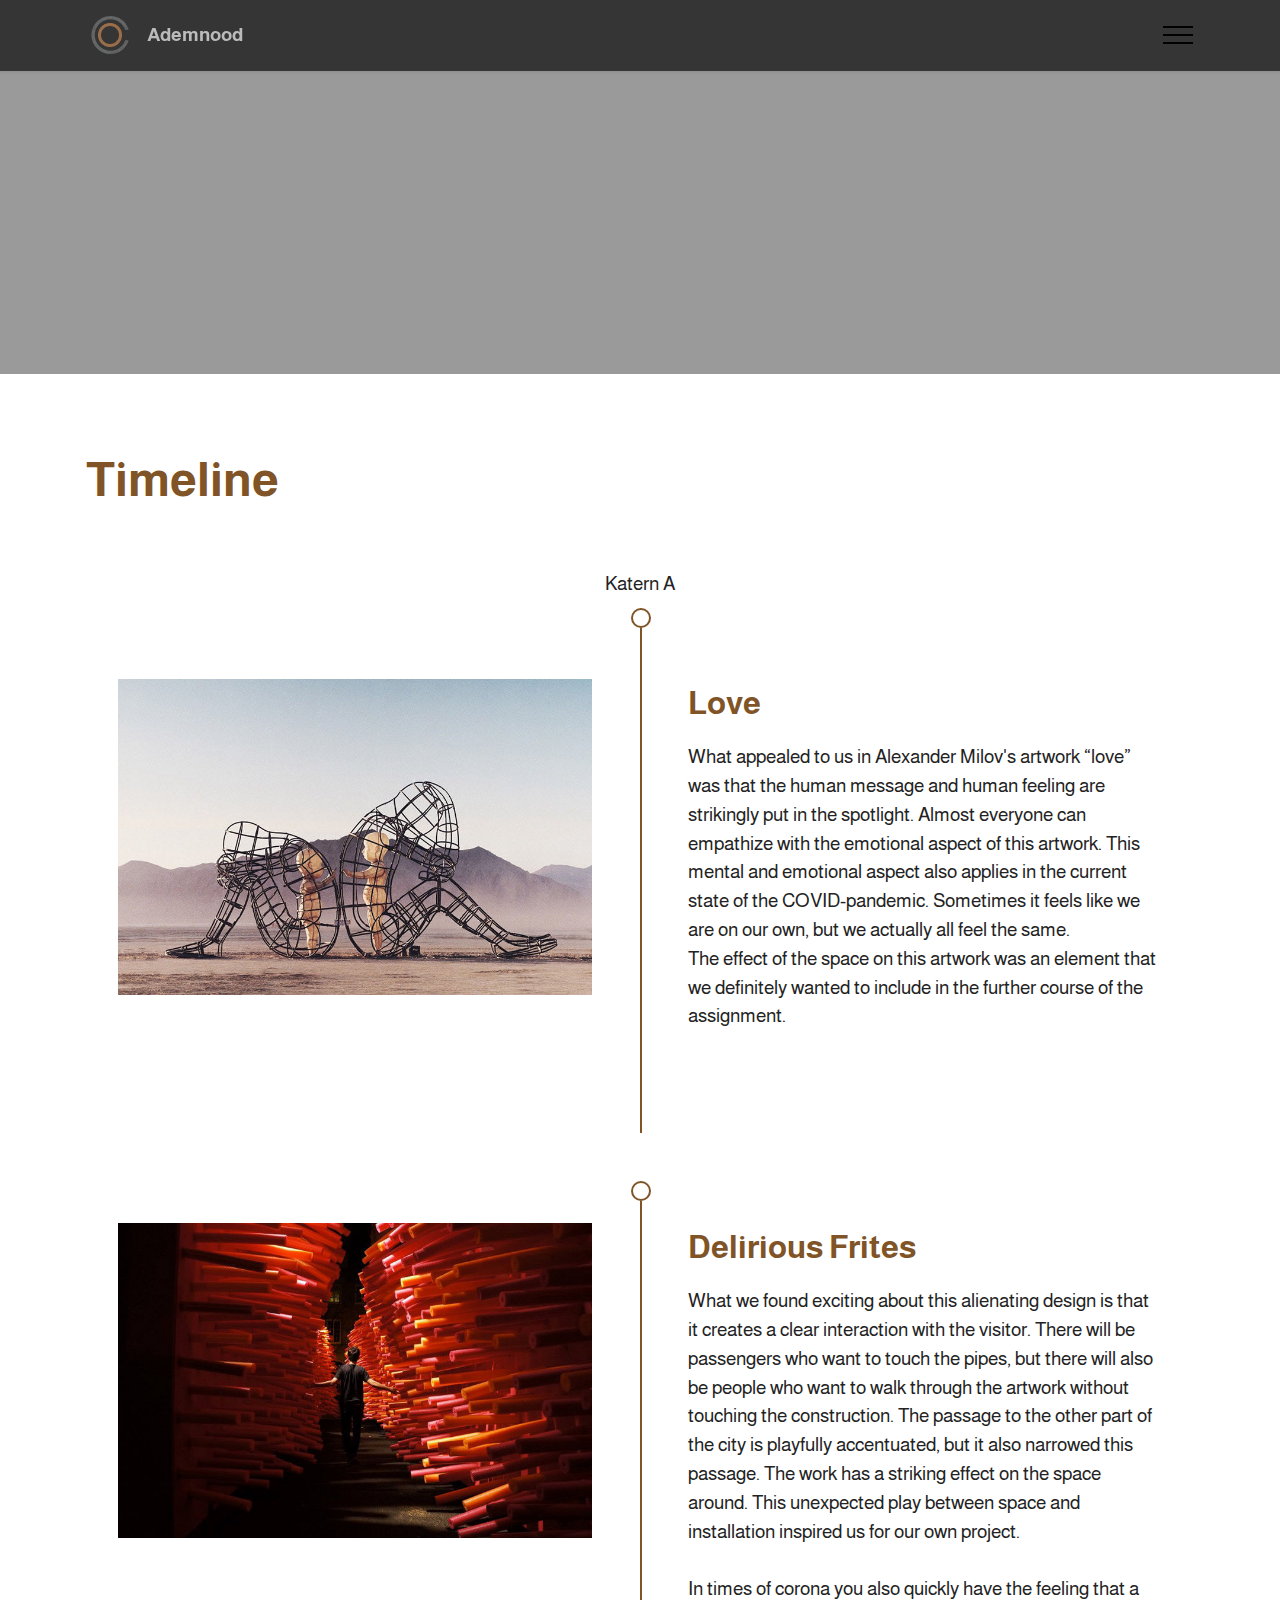
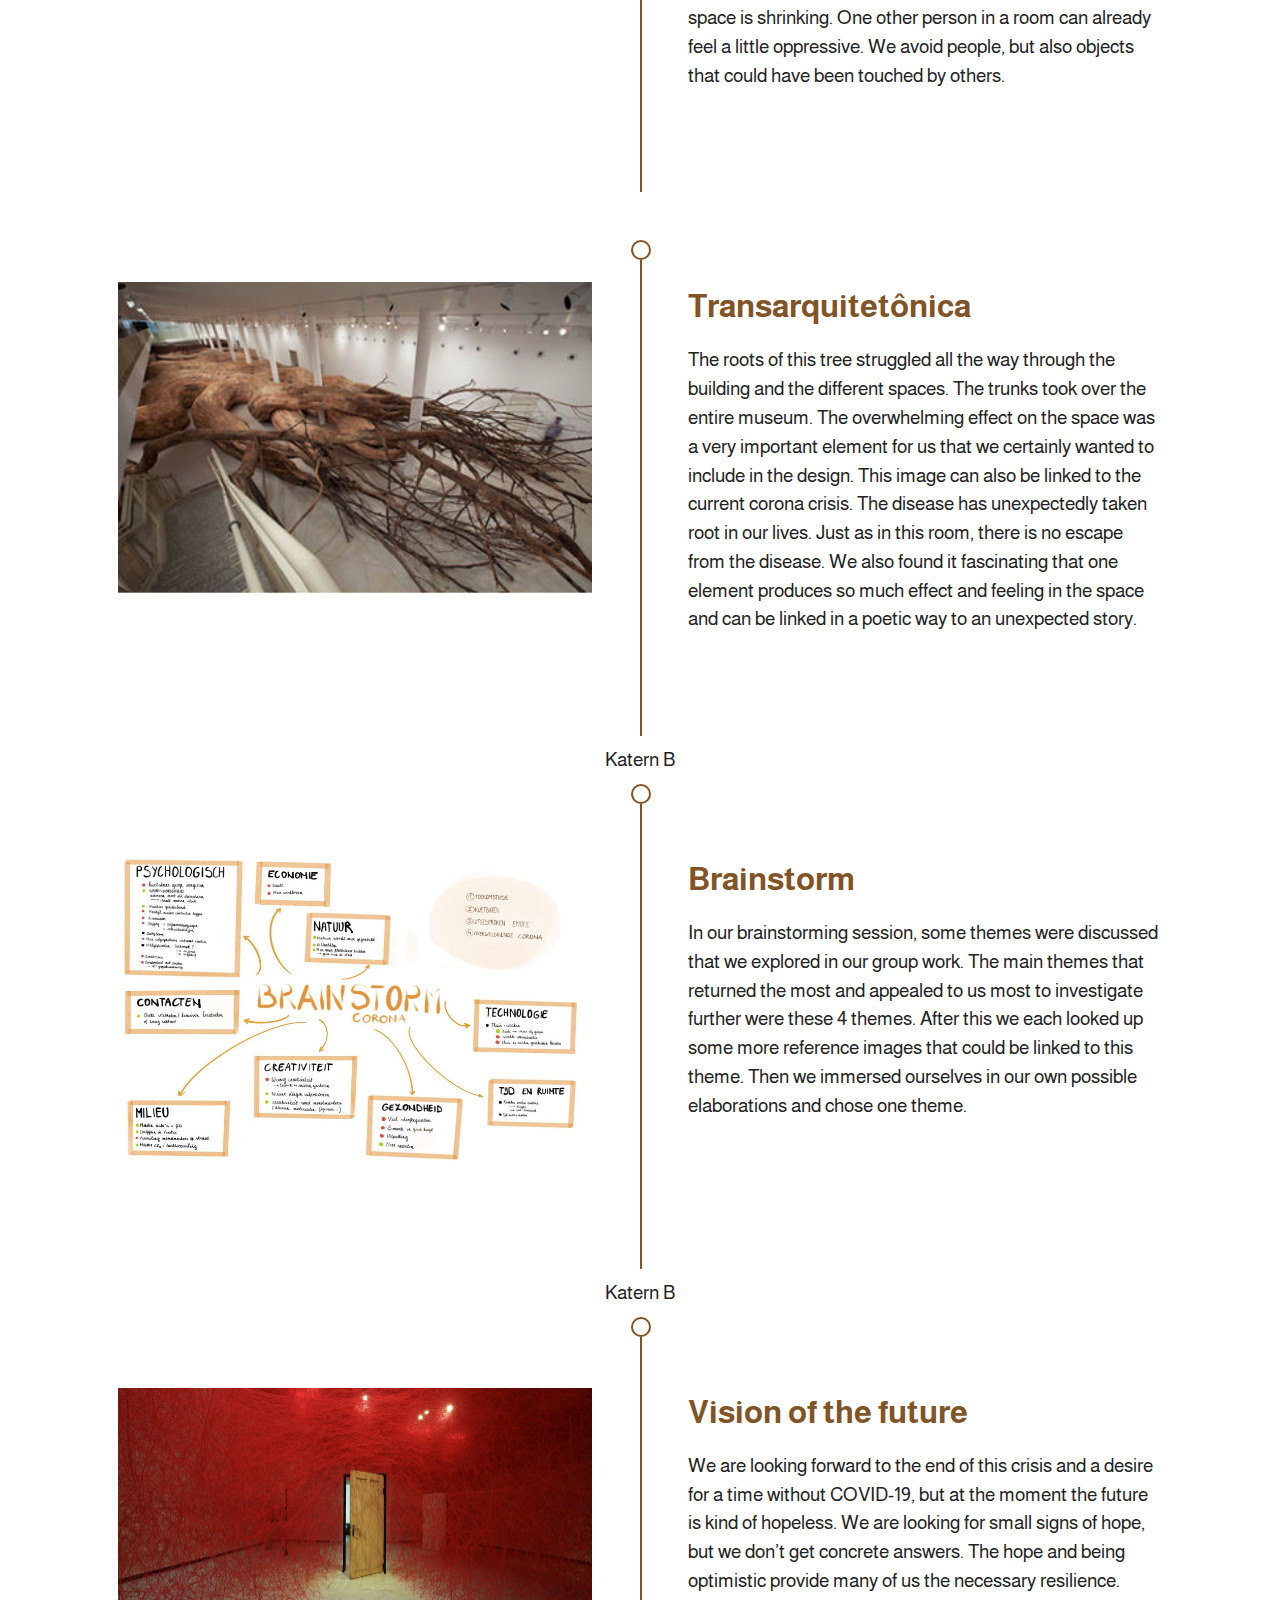
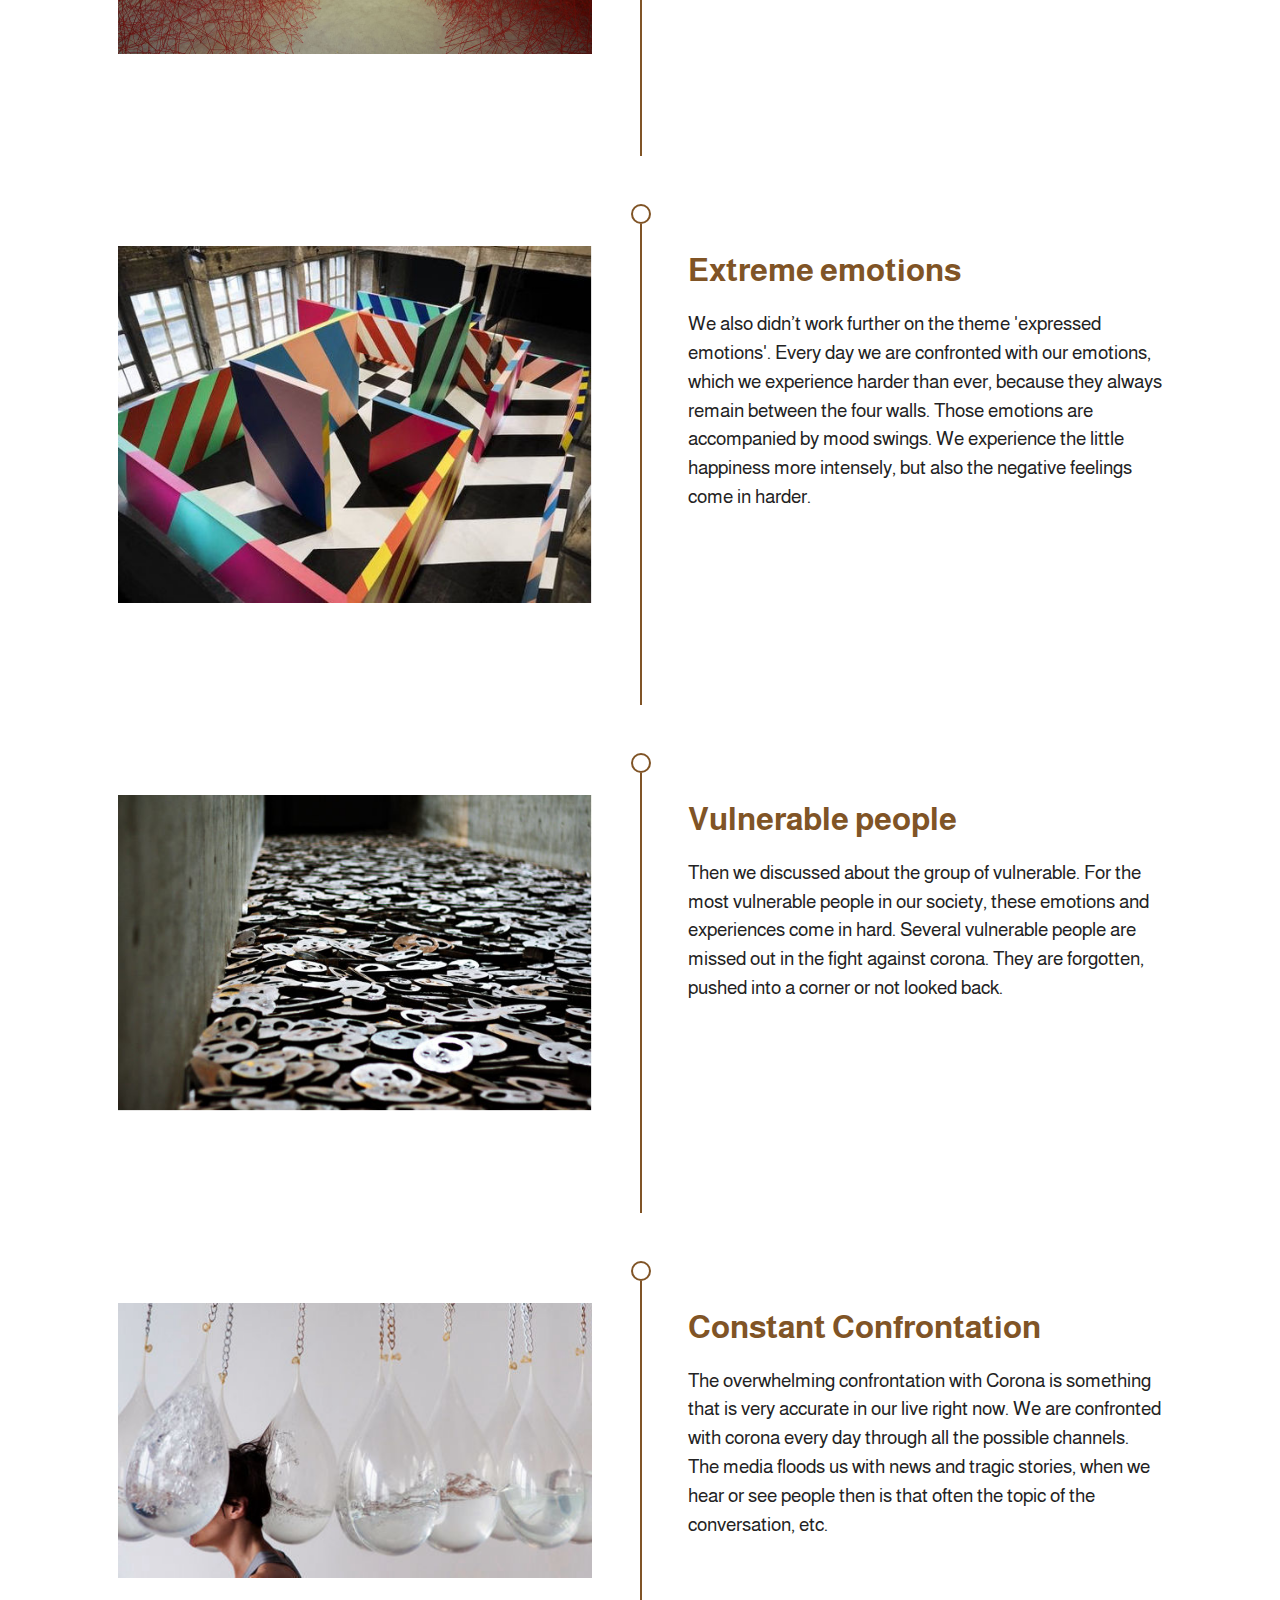
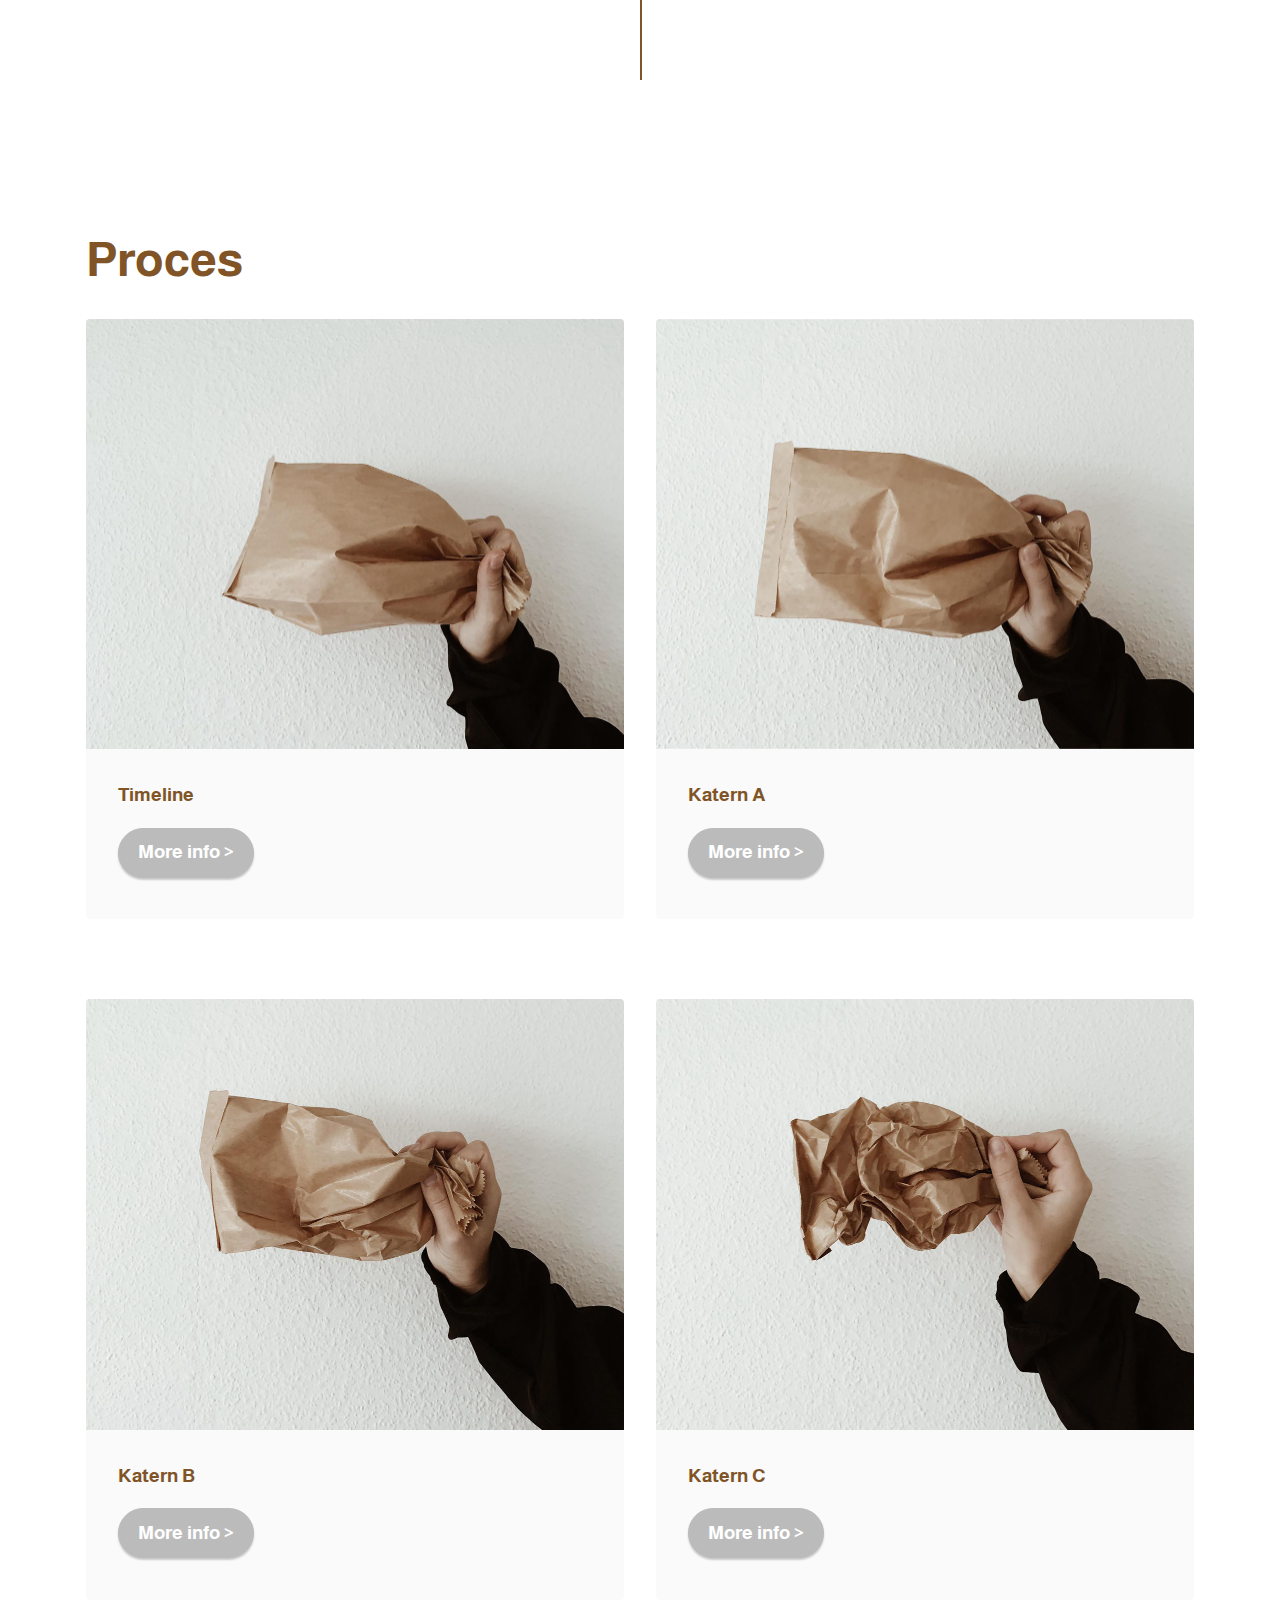
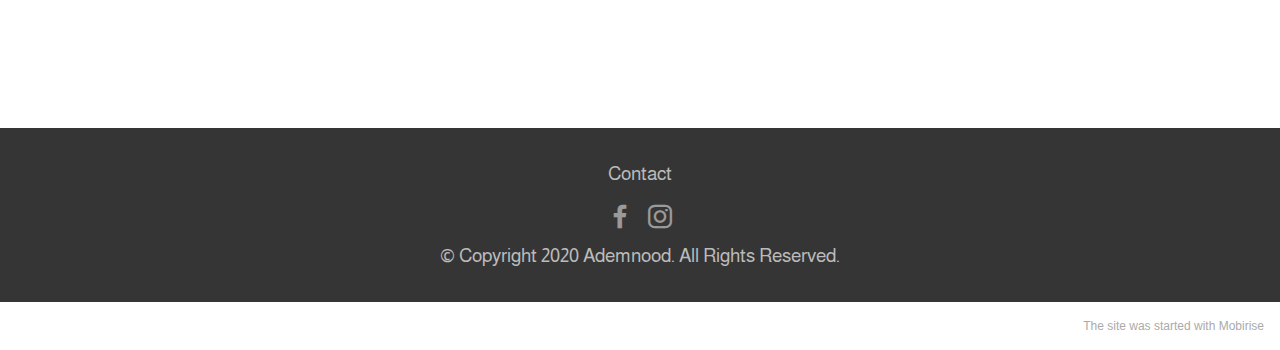
<file: index.html>
<!DOCTYPE html>
<html  >
<head>
  <!-- Site made with Mobirise Website Builder v5.2.0, https://mobirise.com -->
  <meta charset="UTF-8">
  <meta http-equiv="X-UA-Compatible" content="IE=edge">
  <meta name="generator" content="Mobirise v5.2.0, mobirise.com">
  <meta name="viewport" content="width=device-width, initial-scale=1, minimum-scale=1">
  <link rel="shortcut icon" href="assets/images/logo-b11artboard-42x-80x80.png" type="image/x-icon">
  <meta name="description" content="">
  
  
  <title>Home</title>
  <link rel="stylesheet" href="assets/tether/tether.min.css">
  <link rel="stylesheet" href="assets/bootstrap/css/bootstrap.min.css">
  <link rel="stylesheet" href="assets/bootstrap/css/bootstrap-grid.min.css">
  <link rel="stylesheet" href="assets/bootstrap/css/bootstrap-reboot.min.css">
  <link rel="stylesheet" href="assets/dropdown/css/style.css">
  <link rel="stylesheet" href="assets/socicon/css/styles.css">
  <link rel="stylesheet" href="assets/theme/css/style.css">
  <link rel="preload" as="style" href="assets/mobirise/css/mbr-additional.css"><link rel="stylesheet" href="assets/mobirise/css/mbr-additional.css" type="text/css">
  
  
  
  
</head>
<body>
  
  <section class="menu menu2 cid-sgTD7K5zZI" once="menu" id="menu2-a">
    
    <nav class="navbar navbar-dropdown navbar-fixed-top collapsed">
        <div class="container">
            <div class="navbar-brand">
                <span class="navbar-logo">
                    <a href="https://mobiri.se">
                        <img src="assets/images/logo-b11artboard-42x-80x80.png" alt="Mobirise" style="height: 3rem;">
                    </a>
                </span>
                <span class="navbar-caption-wrap"><a class="navbar-caption text-primary display-7" href="index.html">Ademnood</a></span>
            </div>
            <button class="navbar-toggler" type="button" data-toggle="collapse" data-target="#navbarSupportedContent" aria-controls="navbarNavAltMarkup" aria-expanded="false" aria-label="Toggle navigation">
                <div class="hamburger">
                    <span></span>
                    <span></span>
                    <span></span>
                    <span></span>
                </div>
            </button>
            <div class="collapse navbar-collapse" id="navbarSupportedContent">
                <ul class="navbar-nav nav-dropdown nav-right" data-app-modern-menu="true"><li class="nav-item dropdown"><a class="nav-link link dropdown-toggle text-primary display-4" href="#" aria-expanded="false" data-toggle="dropdown-submenu">Proces</a><div class="dropdown-menu"><a class="text-primary dropdown-item display-4" href="index.html" aria-expanded="true">Timeline</a><a class="text-primary dropdown-item display-4" href="page5.html" aria-expanded="true">Katern A</a><a class="text-primary dropdown-item display-4" href="page6.html" aria-expanded="true">Katern B</a><a class="text-primary dropdown-item display-4" href="page7.html" aria-expanded="true">Katern C</a></div></li><li class="nav-item"><a class="nav-link link text-primary display-4" href="page9.html">Concept</a></li><li class="nav-item"><a class="nav-link link text-primary display-4" href="page1.html">Resultaat</a></li>
                    <li class="nav-item"><a class="nav-link link text-primary display-4" href="page4.html" aria-expanded="false">Team</a></li><li class="nav-item"><a class="nav-link link text-primary display-4" href="page2.html">Contact</a></li></ul>
                <div class="icons-menu">
                    <a class="iconfont-wrapper" href="https://www.facebook.com/Constante-Confrontatie-103755984905448/?tn-str=k*F" target="_blank">
                        <span class="p-2 mbr-iconfont socicon-facebook socicon"></span>
                    </a>
                    <a class="iconfont-wrapper" href="https://www.instagram.com/ademnood.art/" target="_blank">
                        <span class="p-2 mbr-iconfont socicon-instagram socicon"></span>
                    </a>
                    
                    
                </div>
                
            </div>
        </div>
    </nav>
</section>

<section class="header6 cid-shUF5vUfAb" data-bg-video="https://youtu.be/LGs6GHBlB-k" id="header6-1t">

    

    <div class="mbr-overlay" style="opacity: 0.5; background-color: rgb(53, 53, 53);"></div>

    <div class="align-center container">
        <div class="row justify-content-center">
            <div class="col-12 col-lg-10">
                <h1 class="mbr-section-title mbr-fonts-style mbr-white mb-3 display-2"><strong><br></strong><br></h1>
                
                
                
            </div>
        </div>
    </div>
</section>

<section class="timeline3 cid-shaPyLAd4e" id="timeline3-l">
    
    
    <div class="container">
        <div class="mbr-section-head">
            <h3 class="mbr-section-title mbr-fonts-style align-center mb-0 display-2">
                <strong>Timeline</strong></h3>
            
        </div>
        <div class="timelines-container mt-4">
            <div class="row timeline-element first-separline mb-5">
                <div class="timeline-date col-12">
                    <div class="timeline-date-wrapper">
                        <p class="mbr-timeline-date display-7">
                            Katern A</p>
                    </div>
                </div>
                <span class="iconBackground"></span>
                <div class="col-12 col-md-6">
                    <div class="image-wrapper">
                        <img src="assets/images/foto-1-800x533.jpg" alt="Mobirise" title="">
                    </div>
                </div>
                <div class="col-12 col-md-6">
                    <div class="timeline-text-wrapper">
                        <h4 class="mbr-timeline-title mbr-fonts-style mb-0 display-5">
                            <strong>Love</strong></h4>
                        <p class="mbr-text mbr-fonts-style mt-3 mb-0 display-7">What appealed to us in Alexander Milov's artwork  “love” was that the human message and human feeling are strikingly put in the spotlight. Almost everyone can empathize with the emotional aspect of this artwork. This mental and emotional aspect also applies in the current state of the COVID-pandemic. Sometimes it feels like we are on our own, but we actually all feel the same. 
<br>The effect of the space on this artwork was an element that we definitely wanted to include in the further course of the assignment.&nbsp;<br></p>
                    </div>
                </div>
            </div>
            <div class="row timeline-element first-separline mb-5">
                <div class="timeline-date col-12">
                    <div class="timeline-date-wrapper">
                        <p class="mbr-timeline-date display-7"></p>
                    </div>
                </div>
                <span class="iconBackground"></span>
                <div class="col-12 col-md-6">
                    <div class="image-wrapper">
                        <img src="assets/images/foto-2-750x498.jpg" alt="Mobirise" title="">
                    </div>
                </div>
                <div class="col-12 col-md-6">
                    <div class="timeline-text-wrapper">
                        <h4 class="mbr-timeline-title mbr-fonts-style mb-0 display-5"><strong>Delirious Frites</strong></h4>
                        <p class="mbr-text mbr-fonts-style mt-3 mb-0 display-7">What we found exciting about this alienating design is that it creates a clear interaction with the visitor. There will be passengers who want to touch the pipes, but there will also be people who want to walk through the artwork without touching the construction. The passage to the other part of the city is playfully accentuated, but it also narrowed this passage. The work has a striking effect on the space around. This unexpected play between space and installation inspired us for our own project.
<br>
<br>In times of corona you also quickly have the feeling that a space is shrinking. One other person in a room can already feel a little oppressive. We avoid people, but also objects that could have been touched by others.&nbsp;<br></p>
                    </div>
                </div>
            </div>
            <div class="row timeline-element first-separline mb-5">
                <div class="timeline-date col-12">
                    <div class="timeline-date-wrapper">
                        <p class="mbr-timeline-date display-7"></p>
                    </div>
                </div>
                <span class="iconBackground"></span>
                <div class="col-12 col-md-6">
                    <div class="image-wrapper">
                        <img src="assets/images/foto-3-360x237.jpg" alt="Mobirise" title="">
                    </div>
                </div>
                <div class="col-12 col-md-6">
                    <div class="timeline-text-wrapper">
                        <h4 class="mbr-timeline-title mbr-fonts-style mb-0 display-5"><strong>Transarquitetônica</strong></h4>
                        <p class="mbr-text mbr-fonts-style mt-3 mb-0 display-7">The roots of this tree struggled all the way through the building and the different spaces. The trunks took over the entire museum. The overwhelming effect on the space was a very important element for us that we certainly wanted to include in the design. This image can also be linked to the current corona crisis. The disease has unexpectedly taken root in our lives. Just as in this room, there is no escape from the disease. We also found it fascinating that one element produces so much effect and feeling in the space and can be linked in a poetic way to an unexpected story.</p>
                    </div>
                </div>
            </div>
            <div class="row timeline-element first-separline mb-5">
                <div class="timeline-date col-12">
                    <div class="timeline-date-wrapper">
                        <p class="mbr-timeline-date display-7">
                            Katern B</p>
                    </div>
                </div>
                <span class="iconBackground"></span>
                <div class="col-12 col-md-6">
                    <div class="image-wrapper">
                        <img src="assets/images/foto-4-933x614.jpg" alt="Mobirise" title="">
                    </div>
                </div>
                <div class="col-12 col-md-6">
                    <div class="timeline-text-wrapper">
                        <h4 class="mbr-timeline-title mbr-fonts-style mb-0 display-5">
                            <strong>Brainstorm&nbsp;</strong></h4>
                        <p class="mbr-text mbr-fonts-style mt-3 mb-0 display-7">In our brainstorming session, some themes were discussed that we explored in our group work. The main themes that returned the most and appealed to us most to investigate further were these 4 themes. After this we each looked up some more reference images that could be linked to this theme. Then we immersed ourselves in our own possible elaborations and chose one theme.</p>
                    </div>
                </div>
            </div>
            <div class="row timeline-element first-separline mb-5">
                <div class="timeline-date col-12">
                    <div class="timeline-date-wrapper">
                        <p class="mbr-timeline-date display-7">Katern B</p>
                    </div>
                </div>
                <span class="iconBackground"></span>
                <div class="col-12 col-md-6">
                    <div class="image-wrapper">
                        <img src="assets/images/foto-5-948x533.jpg" alt="Mobirise" title="">
                    </div>
                </div>
                <div class="col-12 col-md-6">
                    <div class="timeline-text-wrapper">
                        <h4 class="mbr-timeline-title mbr-fonts-style mb-0 display-5"><strong>Vision of the future</strong></h4>
                        <p class="mbr-text mbr-fonts-style mt-3 mb-0 display-7">We are looking forward to the end of this crisis and a desire for a time without COVID-19, but at the moment the future is kind of hopeless. We are looking for small signs of hope, but we don’t get concrete answers. The hope and being optimistic provide many of us the necessary resilience.</p>
                    </div>
                </div>
            </div>
            <div class="row timeline-element first-separline mb-5">
                <div class="timeline-date col-12">
                    <div class="timeline-date-wrapper">
                        <p class="mbr-timeline-date display-7"></p>
                    </div>
                </div>
                <span class="iconBackground"></span>
                <div class="col-12 col-md-6">
                    <div class="image-wrapper">
                        <img src="assets/images/foto-7-545x410.jpg" alt="Mobirise" title="">
                    </div>
                </div>
                <div class="col-12 col-md-6">
                    <div class="timeline-text-wrapper">
                        <h4 class="mbr-timeline-title mbr-fonts-style mb-0 display-5"><strong>Extreme emotions</strong></h4>
                        <p class="mbr-text mbr-fonts-style mt-3 mb-0 display-7">We also didn’t work further on the theme 'expressed emotions'. Every day we are confronted with our emotions, which we experience harder than ever, because they always remain between the four walls. Those emotions are accompanied by mood swings. We experience the little happiness more intensely, but also the negative feelings come in harder.</p>
                    </div>
                </div>
            </div>
            <div class="row timeline-element first-separline mb-5">
                <div class="timeline-date col-12">
                    <div class="timeline-date-wrapper">
                        <p class="mbr-timeline-date display-7"></p>
                    </div>
                </div>
                <span class="iconBackground"></span>
                <div class="col-12 col-md-6">
                    <div class="image-wrapper">
                        <img src="assets/images/foto-6-566x377.jpg" alt="Mobirise" title="">
                    </div>
                </div>
                <div class="col-12 col-md-6">
                    <div class="timeline-text-wrapper">
                        <h4 class="mbr-timeline-title mbr-fonts-style mb-0 display-5"><strong>Vulnerable people</strong></h4>
                        <p class="mbr-text mbr-fonts-style mt-3 mb-0 display-7">Then we discussed about the group of vulnerable. For the most vulnerable people in our society, these emotions and experiences come in hard. Several vulnerable people are missed out in the fight against corona. They are forgotten, pushed into a corner or not looked back.</p>
                    </div>
                </div>
            </div>
            <div class="row timeline-element first-separline mb-5">
                <div class="timeline-date col-12">
                    <div class="timeline-date-wrapper">
                        <p class="mbr-timeline-date display-7"></p>
                    </div>
                </div>
                <span class="iconBackground"></span>
                <div class="col-12 col-md-6">
                    <div class="image-wrapper">
                        <img src="assets/images/foto-8-480x279.jpg" alt="Mobirise" title="">
                    </div>
                </div>
                <div class="col-12 col-md-6">
                    <div class="timeline-text-wrapper">
                        <h4 class="mbr-timeline-title mbr-fonts-style mb-0 display-5">
                            <strong>Constant Confrontation</strong></h4>
                        <p class="mbr-text mbr-fonts-style mt-3 mb-0 display-7">The overwhelming confrontation with Corona is something that is very accurate in our live right now. We are confronted with corona every day through all the possible channels. The media floods us with news and tragic stories, when we hear or see people then is that often the topic of the conversation, etc.</p>
                    </div>
                </div>
            </div>
            
            
            
            
        </div>
    </div>
</section>

<section class="features3 cid-shmXcJXz6D" id="features3-v">
    
    
    <div class="container">
        <div class="mbr-section-head">
            <h4 class="mbr-section-title mbr-fonts-style align-center mb-0 display-2"><strong>Proces</strong></h4>
            
        </div>
        <div class="row mt-4">
            <div class="item features-image сol-12 col-md-6 col-lg-6">
                <div class="item-wrapper">
                    <div class="item-img">
                        <img src="assets/images/foto-zak-4.3-1076x861.jpg" data-slide-to="0" alt="">
                    </div>
                    <div class="item-content">
                        <h5 class="item-title mbr-fonts-style display-7"><strong>Timeline</strong></h5>
                        
                        
                    </div>
                    <div class="mbr-section-btn item-footer mt-2"><a href="index.html" class="btn btn-primary item-btn display-7">More info &gt;</a></div>
                </div>
            </div><div class="item features-image сol-12 col-md-6 col-lg-6">
                <div class="item-wrapper">
                    <div class="item-img">
                        <img src="assets/images/foto-zak-3.1-1076x861.jpg" data-slide-to="1" alt="">
                    </div>
                    <div class="item-content">
                        <h5 class="item-title mbr-fonts-style display-7"><strong>Katern A</strong></h5>
                        
                        
                    </div>
                    <div class="mbr-section-btn item-footer mt-2"><a href="page5.html" class="btn btn-primary item-btn display-7">More info &gt;</a></div>
                </div>
            </div>
            
            
        </div>
    </div>
</section>

<section class="features3 cid-shn1lwmbZP" id="features3-x">
    
    
    <div class="container">
        
        <div class="row mt-4">
            <div class="item features-image сol-12 col-md-6 col-lg-6">
                <div class="item-wrapper">
                    <div class="item-img">
                        <img src="assets/images/foto-zak-2.1-1076x861.jpg" alt="">
                    </div>
                    <div class="item-content">
                        <h5 class="item-title mbr-fonts-style display-7"><strong>Katern B</strong></h5>
                        
                        
                    </div>
                    <div class="mbr-section-btn item-footer mt-2"><a href="page6.html" class="btn btn-primary item-btn display-7">More info &gt;</a></div>
                </div>
            </div>
            <div class="item features-image сol-12 col-md-6 col-lg-6">
                <div class="item-wrapper">
                    <div class="item-img">
                        <img src="assets/images/foto-zak-1.3-1076x861.jpg" alt="">
                    </div>
                    <div class="item-content">
                        <h5 class="item-title mbr-fonts-style display-7"><strong>Katern C</strong></h5>
                        
                        
                    </div>
                    <div class="mbr-section-btn item-footer mt-2"><a href="page7.html" class="btn btn-primary item-btn display-7">More info &gt;</a></div>
                </div>
            </div>
            
        </div>
    </div>
</section>

<section class="footer3 cid-shlRQKzW8U" once="footers" id="footer3-n">

    

    

    <div class="container">
        <div class="media-container-row align-center mbr-white">
            <div class="row row-links">
                <ul class="foot-menu">
                    
                    
                    
                    
                    
                <li class="foot-menu-item mbr-fonts-style display-7"><a href="page2.html" class="text-primary">Contact</a></li></ul>
            </div>
            <div class="row social-row">
                <div class="social-list align-right pb-2">
                    
                    
                    
                    
                    
                    
                <div class="soc-item">
                        <a href="https://www.facebook.com/Constante-Confrontatie-103755984905448/?tn-str=k*F" target="_blank">
                            <span class="mbr-iconfont mbr-iconfont-social socicon-facebook socicon"></span>
                        </a>
                    </div><div class="soc-item">
                        <a href="https://www.instagram.com/ademnood.art/" target="_blank">
                            <span class="mbr-iconfont mbr-iconfont-social socicon-instagram socicon"></span>
                        </a>
                    </div></div>
            </div>
            <div class="row row-copirayt">
                <p class="mbr-text mb-0 mbr-fonts-style mbr-white align-center display-7">
                    © Copyright 2020 Ademnood. All Rights Reserved.
                </p>
            </div>
        </div>
    </div>
</section><section style="background-color: #fff; font-family: -apple-system, BlinkMacSystemFont, 'Segoe UI', 'Roboto', 'Helvetica Neue', Arial, sans-serif; color:#aaa; font-size:12px; padding: 0; align-items: center; display: flex;"><a href="https://mobirise.site/m" style="flex: 1 1; height: 3rem; padding-left: 1rem;"></a><p style="flex: 0 0 auto; margin:0; padding-right:1rem;"><a href="https://mobirise.site/c" style="color:#aaa;">The</a> site was started with Mobirise</p></section><script src="assets/web/assets/jquery/jquery.min.js"></script>  <script src="assets/popper/popper.min.js"></script>  <script src="assets/tether/tether.min.js"></script>  <script src="assets/bootstrap/js/bootstrap.min.js"></script>  <script src="assets/smoothscroll/smooth-scroll.js"></script>  <script src="assets/dropdown/js/nav-dropdown.js"></script>  <script src="assets/dropdown/js/navbar-dropdown.js"></script>  <script src="assets/touchswipe/jquery.touch-swipe.min.js"></script>  <script src="assets/ytplayer/jquery.mb.ytplayer.min.js"></script>  <script src="assets/vimeoplayer/jquery.mb.vimeo_player.js"></script>  <script src="assets/theme/js/script.js"></script>  
  
  
</body>
</html>
</file>
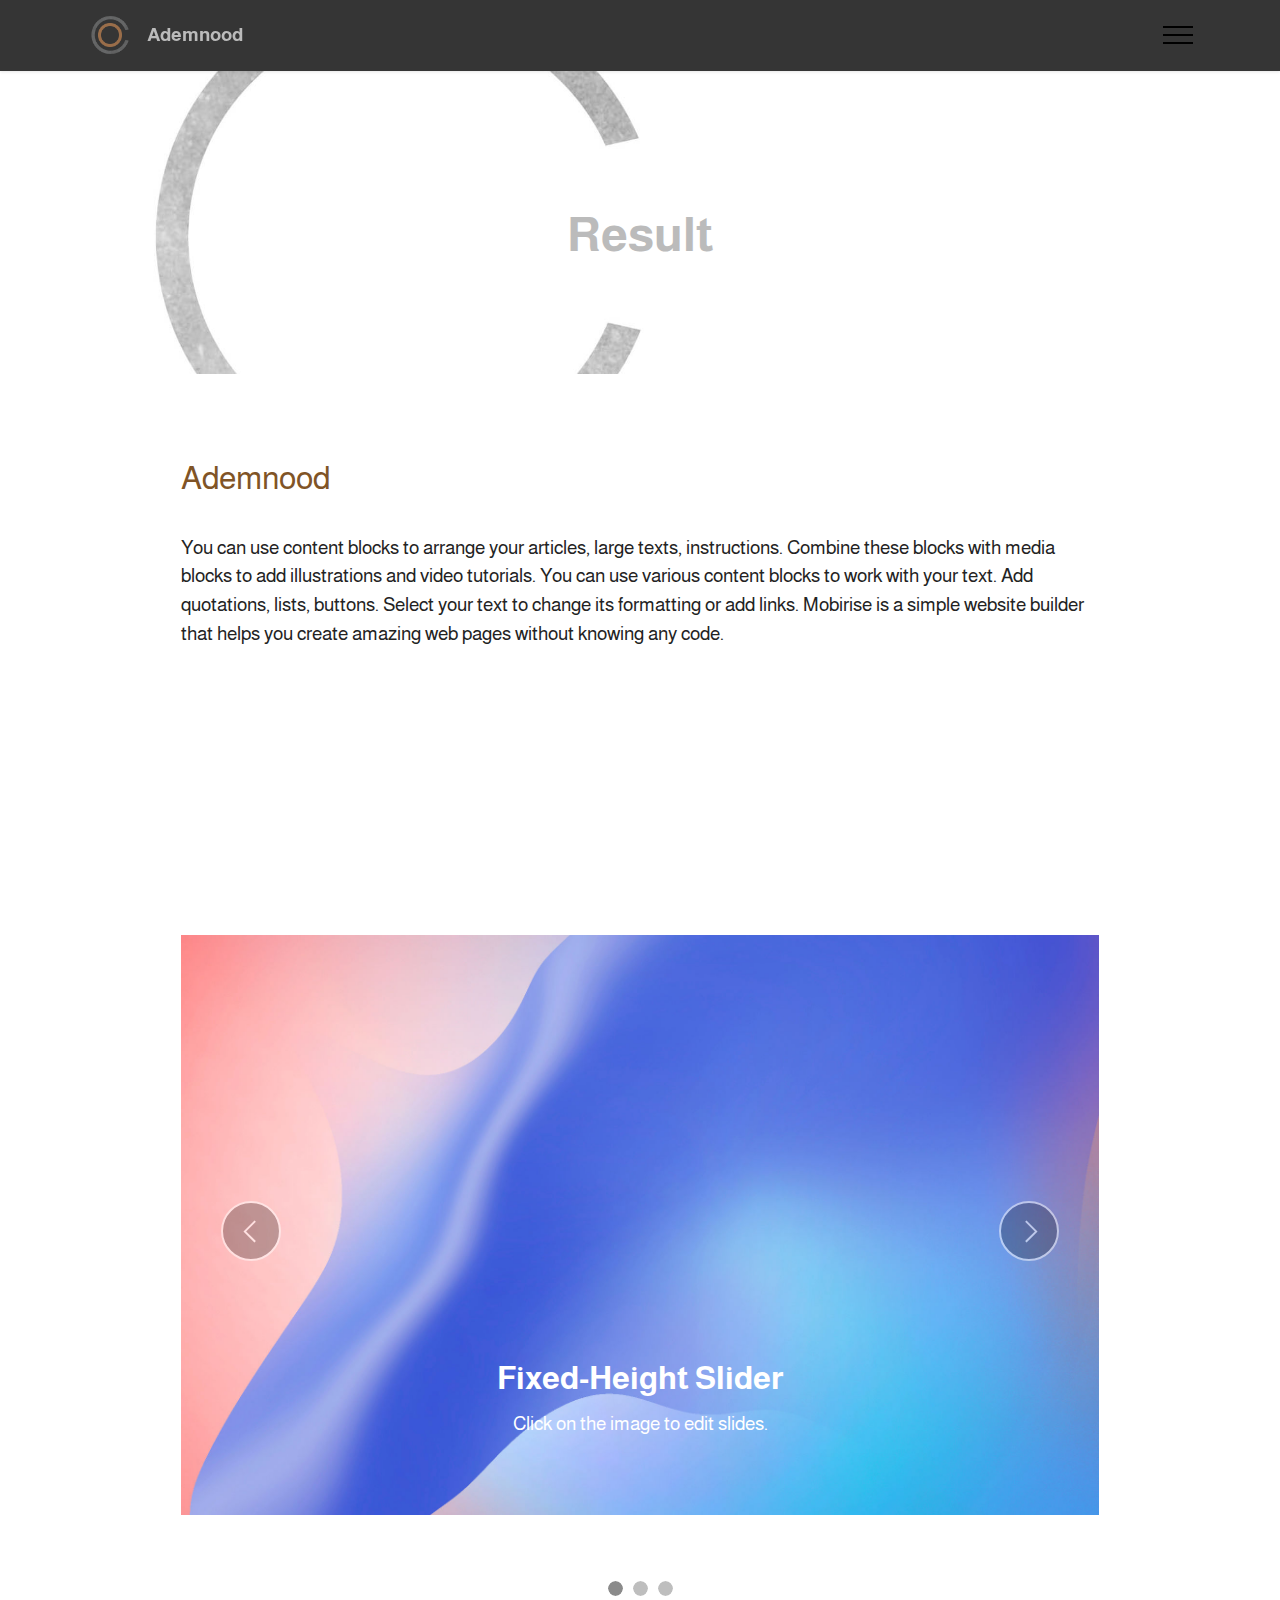
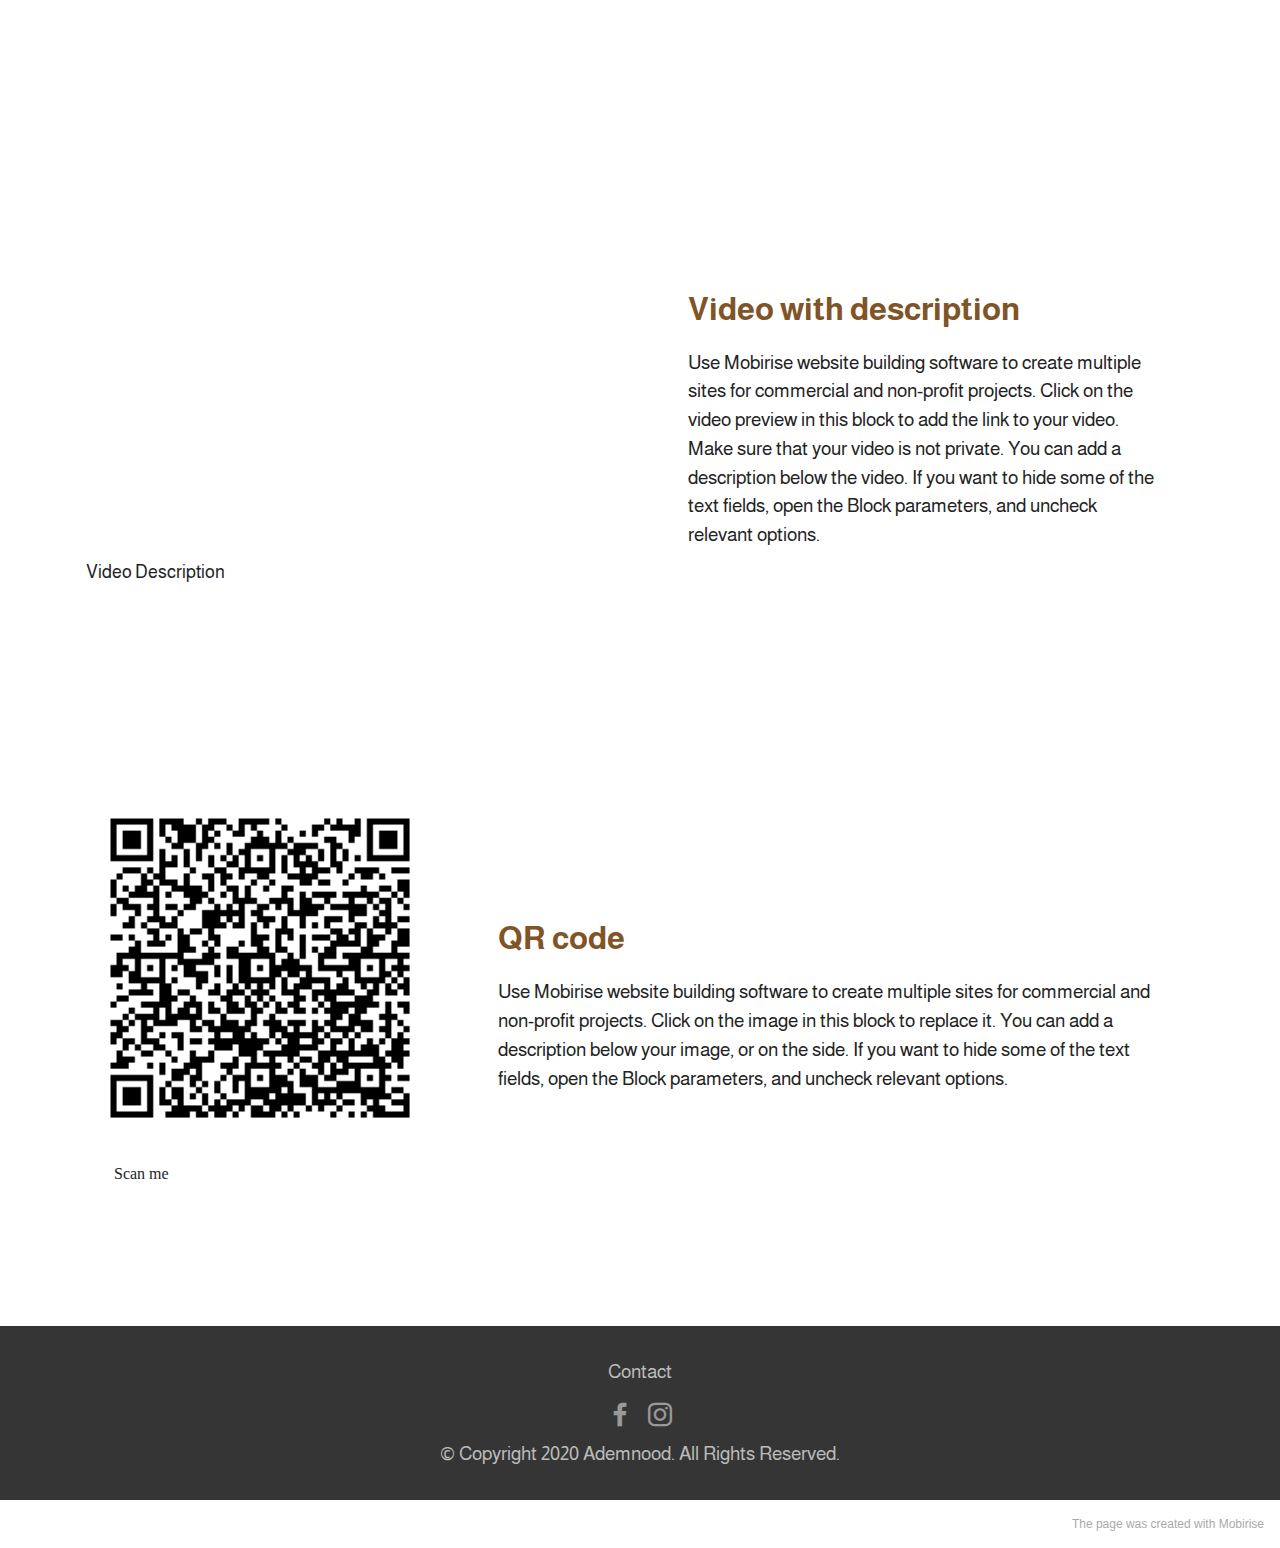
<file: page1.html>
<!DOCTYPE html>
<html  >
<head>
  <!-- Site made with Mobirise Website Builder v5.2.0, https://mobirise.com -->
  <meta charset="UTF-8">
  <meta http-equiv="X-UA-Compatible" content="IE=edge">
  <meta name="generator" content="Mobirise v5.2.0, mobirise.com">
  <meta name="viewport" content="width=device-width, initial-scale=1, minimum-scale=1">
  <link rel="shortcut icon" href="assets/images/logo-b11artboard-42x-80x80.png" type="image/x-icon">
  <meta name="description" content="">
  
  
  <title>Result</title>
  <link rel="stylesheet" href="assets/web/assets/mobirise-icons2/mobirise2.css">
  <link rel="stylesheet" href="assets/tether/tether.min.css">
  <link rel="stylesheet" href="assets/bootstrap/css/bootstrap.min.css">
  <link rel="stylesheet" href="assets/bootstrap/css/bootstrap-grid.min.css">
  <link rel="stylesheet" href="assets/bootstrap/css/bootstrap-reboot.min.css">
  <link rel="stylesheet" href="assets/dropdown/css/style.css">
  <link rel="stylesheet" href="assets/socicon/css/styles.css">
  <link rel="stylesheet" href="assets/theme/css/style.css">
  <link rel="preload" as="style" href="assets/mobirise/css/mbr-additional.css"><link rel="stylesheet" href="assets/mobirise/css/mbr-additional.css" type="text/css">
  
  
  
  
</head>
<body>
  
  <section class="menu menu2 cid-sgTD7K5zZI" once="menu" id="menu2-a">
    
    <nav class="navbar navbar-dropdown navbar-fixed-top collapsed">
        <div class="container">
            <div class="navbar-brand">
                <span class="navbar-logo">
                    <a href="https://mobiri.se">
                        <img src="assets/images/logo-b11artboard-42x-80x80.png" alt="Mobirise" style="height: 3rem;">
                    </a>
                </span>
                <span class="navbar-caption-wrap"><a class="navbar-caption text-primary display-7" href="index.html">Ademnood</a></span>
            </div>
            <button class="navbar-toggler" type="button" data-toggle="collapse" data-target="#navbarSupportedContent" aria-controls="navbarNavAltMarkup" aria-expanded="false" aria-label="Toggle navigation">
                <div class="hamburger">
                    <span></span>
                    <span></span>
                    <span></span>
                    <span></span>
                </div>
            </button>
            <div class="collapse navbar-collapse" id="navbarSupportedContent">
                <ul class="navbar-nav nav-dropdown nav-right" data-app-modern-menu="true"><li class="nav-item dropdown"><a class="nav-link link dropdown-toggle text-primary display-4" href="#" aria-expanded="false" data-toggle="dropdown-submenu">Proces</a><div class="dropdown-menu"><a class="text-primary dropdown-item display-4" href="index.html" aria-expanded="true">Timeline</a><a class="text-primary dropdown-item display-4" href="page5.html" aria-expanded="true">Katern A</a><a class="text-primary dropdown-item display-4" href="page6.html" aria-expanded="true">Katern B</a><a class="text-primary dropdown-item display-4" href="page7.html" aria-expanded="true">Katern C</a></div></li><li class="nav-item"><a class="nav-link link text-primary display-4" href="page9.html">Concept</a></li><li class="nav-item"><a class="nav-link link text-primary display-4" href="page1.html">Resultaat</a></li>
                    <li class="nav-item"><a class="nav-link link text-primary display-4" href="page4.html" aria-expanded="false">Team</a></li><li class="nav-item"><a class="nav-link link text-primary display-4" href="page2.html">Contact</a></li></ul>
                <div class="icons-menu">
                    <a class="iconfont-wrapper" href="https://www.facebook.com/Constante-Confrontatie-103755984905448/?tn-str=k*F" target="_blank">
                        <span class="p-2 mbr-iconfont socicon-facebook socicon"></span>
                    </a>
                    <a class="iconfont-wrapper" href="https://www.instagram.com/ademnood.art/" target="_blank">
                        <span class="p-2 mbr-iconfont socicon-instagram socicon"></span>
                    </a>
                    
                    
                </div>
                
            </div>
        </div>
    </nav>
</section>

<section class="header6 cid-shUMWP9a2q" id="header6-1y">

    

    

    <div class="align-center container">
        <div class="row justify-content-center">
            <div class="col-12 col-lg-10">
                <h1 class="mbr-section-title mbr-fonts-style mbr-white mb-3 display-2"><strong><br></strong><strong>Result</strong></h1>
                
                
                
            </div>
        </div>
    </div>
</section>

<section class="content5 cid-sgTC8lKBsV" id="content5-8">
    
    <div class="container">
        <div class="row justify-content-center">
            <div class="col-md-12 col-lg-10">
                
                <h4 class="mbr-section-subtitle mbr-fonts-style mb-4 display-5">
                    Ademnood</h4>
                <p class="mbr-text mbr-fonts-style display-7">
                    You can use content blocks to arrange your articles, large texts, instructions. Combine these blocks with media blocks to add illustrations and video tutorials. You can use various content blocks to work with your text. Add quotations, lists, buttons. Select your text to change its formatting or add links. Mobirise is a simple website builder that helps you create amazing web pages without knowing any code.</p>
            </div>
        </div>
    </div>
</section>

<section class="slider2 cid-shUBtpIBjS" id="slider2-1p">
    

    
    <div class="container">
        <div class="row justify-content-center">
            <div class="col-12 col-md-10">
                <div class="carousel slide" id="siS0Ifc7pS" data-interval="5000">
                    
                    <ol class="carousel-indicators">
                        <li data-slide-to="0" class="active" data-target="#siS0Ifc7pS"></li>
                        <li data-slide-to="1" data-target="#siS0Ifc7pS"></li>
                        <li data-slide-to="2" data-target="#siS0Ifc7pS"></li>
                    </ol>
                    <div class="carousel-inner">
                        <div class="carousel-item slider-image item active">
                            <div class="item-wrapper">
                                <img class="d-block w-100" src="assets/images/background3.jpg">
                                <div class="carousel-caption d-none d-md-block">
                                    <h5 class="mbr-section-subtitle mbr-fonts-style display-5">
                                        <strong>Fixed-Height Slider</strong>
                                    </h5>
                                    <p class="mbr-section-text mbr-fonts-style display-7">
                                        Click on the image to edit slides.</p>
                                </div>
                            </div>
                        </div>
                        <div class="carousel-item slider-image item">
                            <div class="item-wrapper">
                                <img class="d-block w-100" src="assets/images/background5.jpg">
                                <div class="carousel-caption d-none d-md-block">
                                    <h5 class="mbr-section-subtitle mbr-fonts-style display-5">
                                        <strong>Fixed-Height Slider</strong>
                                    </h5>
                                    <p class="mbr-section-text mbr-fonts-style display-7">
                                        Click on the image to edit slides.</p>
                                </div>
                            </div>
                        </div>
                        <div class="carousel-item slider-image item">
                            <div class="item-wrapper">
                                <img class="d-block w-100" src="assets/images/background8.jpg">
                                <div class="carousel-caption d-none d-md-block">
                                    <h5 class="mbr-section-subtitle mbr-fonts-style display-5">
                                        <strong>Fixed-Height Slider</strong>
                                    </h5>
                                    <p class="mbr-section-text mbr-fonts-style display-7">
                                        Click on the image to edit slides.</p>
                                </div>
                            </div>
                        </div>
                    </div>
                    <a class="carousel-control carousel-control-prev" role="button" data-slide="prev" href="#siS0Ifc7pS">
                        <span class="mobi-mbri mobi-mbri-arrow-prev" aria-hidden="true"></span>
                        <span class="sr-only">Previous</span>
                    </a>
                    <a class="carousel-control carousel-control-next" role="button" data-slide="next" href="#siS0Ifc7pS">
                        <span class="mobi-mbri mobi-mbri-arrow-next" aria-hidden="true"></span>
                        <span class="sr-only">Next</span>
                    </a>
                </div>
            </div>
        </div>
    </div>
</section>

<section class="video4 cid-shUMUWsjhP" id="video4-1x">
    
    
    <div class="container">
        <div class="title-wrapper mb-5">
            
        </div>
        <div class="row align-items-center">
            <div class="col-12 col-lg-6 video-block">
                <div class="video-wrapper"><iframe class="mbr-embedded-video" src="https://www.youtube.com/embed/HujDEPAWboE?rel=0&amp;amp;showinfo=0&amp;autoplay=0&amp;loop=0" width="1280" height="720" frameborder="0" allowfullscreen></iframe></div>
                <p class="mbr-description pt-2 mbr-fonts-style display-4">
                    Video Description</p>
            </div>
            <div class="col-12 col-lg">
                <div class="text-wrapper">
                    <h5 class="mbr-section-subtitle mbr-fonts-style mb-3 display-5">
                        <strong>Video with description</strong>
                    </h5>
                    <p class="mbr-text mbr-fonts-style display-7">
                        Use Mobirise website building software to create multiple sites for commercial and non-profit projects. Click on the video preview in this block to add the link to your video. Make sure that your video is not private. You can add a description below the video. If you want to hide some of the text fields, open the Block parameters, and uncheck relevant options.</p>
                </div>
            </div>
        </div>
    </div>
</section>

<section class="image1 cid-siuEyEByUl" id="image1-2p">
    

    

    <div class="container">
        <div class="row align-items-center">
            <div class="col-12 col-lg-4">
                <div class="image-wrapper">
                    <img src="assets/images/qrcode-228x228.png" alt="Mobirise">
                    <p class="mbr-description mbr-fonts-style pt-2 align-center display-4"></p><p>&nbsp;&nbsp;&nbsp;&nbsp;&nbsp;&nbsp;&nbsp;Scan me</p><p></p><p>&nbsp; &nbsp; &nbsp; &nbsp; &nbsp; &nbsp; &nbsp; &nbsp; &nbsp; &nbsp; &nbsp; &nbsp; &nbsp; &nbsp;</p><p></p>
                </div>
            </div>
            <div class="col-12 col-lg">
                <div class="text-wrapper">
                    <h3 class="mbr-section-title mbr-fonts-style mb-3 display-5">
                        <strong>QR code</strong></h3>
                    <p class="mbr-text mbr-fonts-style display-7">
                        Use Mobirise website building software to create multiple sites for commercial and non-profit projects. Click on the image in this block to replace it. You can add a description below your image, or on the side. If you want to hide some of the text fields, open the Block parameters, and uncheck relevant options.</p>
                </div>
            </div>
        </div>
    </div>
</section>

<section class="footer3 cid-shlRQKzW8U" once="footers" id="footer3-n">

    

    

    <div class="container">
        <div class="media-container-row align-center mbr-white">
            <div class="row row-links">
                <ul class="foot-menu">
                    
                    
                    
                    
                    
                <li class="foot-menu-item mbr-fonts-style display-7"><a href="page2.html" class="text-primary">Contact</a></li></ul>
            </div>
            <div class="row social-row">
                <div class="social-list align-right pb-2">
                    
                    
                    
                    
                    
                    
                <div class="soc-item">
                        <a href="https://www.facebook.com/Constante-Confrontatie-103755984905448/?tn-str=k*F" target="_blank">
                            <span class="mbr-iconfont mbr-iconfont-social socicon-facebook socicon"></span>
                        </a>
                    </div><div class="soc-item">
                        <a href="https://www.instagram.com/ademnood.art/" target="_blank">
                            <span class="mbr-iconfont mbr-iconfont-social socicon-instagram socicon"></span>
                        </a>
                    </div></div>
            </div>
            <div class="row row-copirayt">
                <p class="mbr-text mb-0 mbr-fonts-style mbr-white align-center display-7">
                    © Copyright 2020 Ademnood. All Rights Reserved.
                </p>
            </div>
        </div>
    </div>
</section><section style="background-color: #fff; font-family: -apple-system, BlinkMacSystemFont, 'Segoe UI', 'Roboto', 'Helvetica Neue', Arial, sans-serif; color:#aaa; font-size:12px; padding: 0; align-items: center; display: flex;"><a href="https://mobirise.site/p" style="flex: 1 1; height: 3rem; padding-left: 1rem;"></a><p style="flex: 0 0 auto; margin:0; padding-right:1rem;"><a href="https://mobirise.site/c" style="color:#aaa;">The</a> page was created with Mobirise</p></section><script src="assets/web/assets/jquery/jquery.min.js"></script>  <script src="assets/popper/popper.min.js"></script>  <script src="assets/tether/tether.min.js"></script>  <script src="assets/bootstrap/js/bootstrap.min.js"></script>  <script src="assets/smoothscroll/smooth-scroll.js"></script>  <script src="assets/dropdown/js/nav-dropdown.js"></script>  <script src="assets/dropdown/js/navbar-dropdown.js"></script>  <script src="assets/touchswipe/jquery.touch-swipe.min.js"></script>  <script src="assets/playervimeo/vimeo_player.js"></script>  <script src="assets/theme/js/script.js"></script>  
  
  
</body>
</html>
</file>
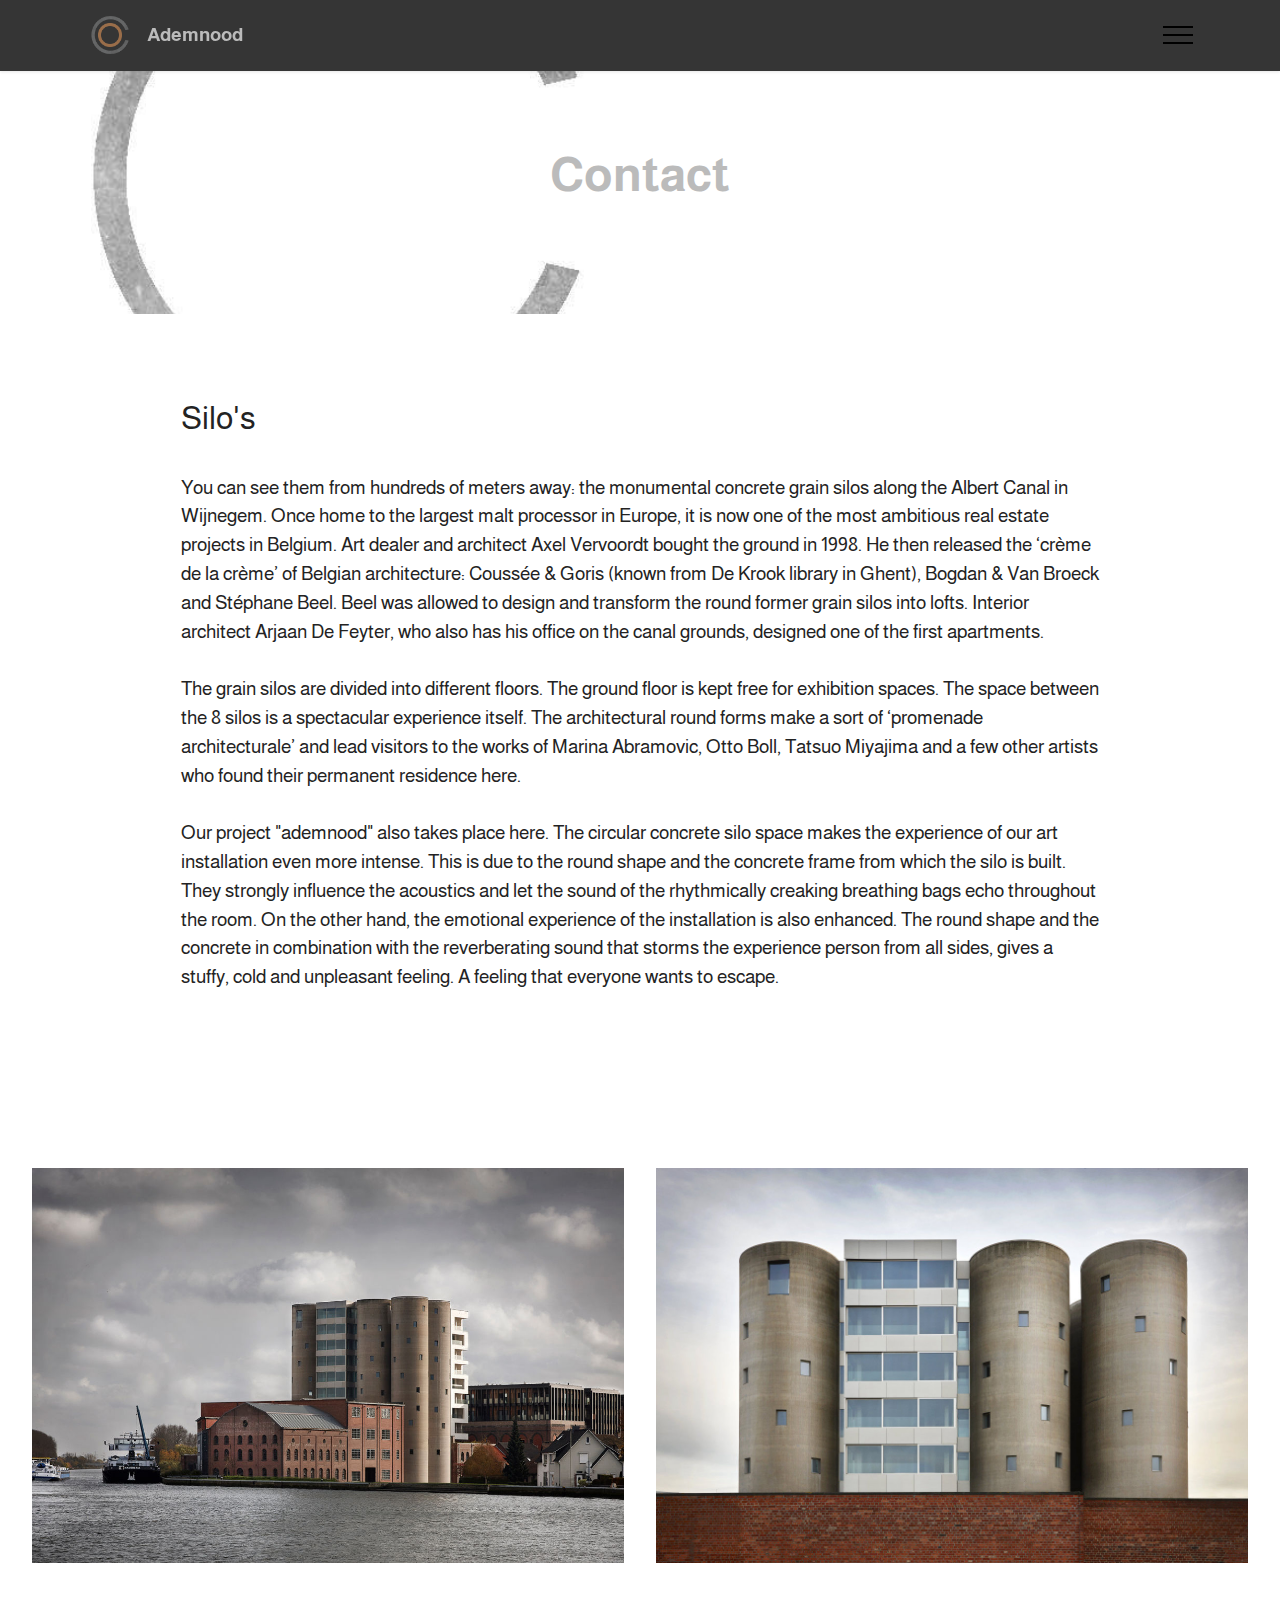
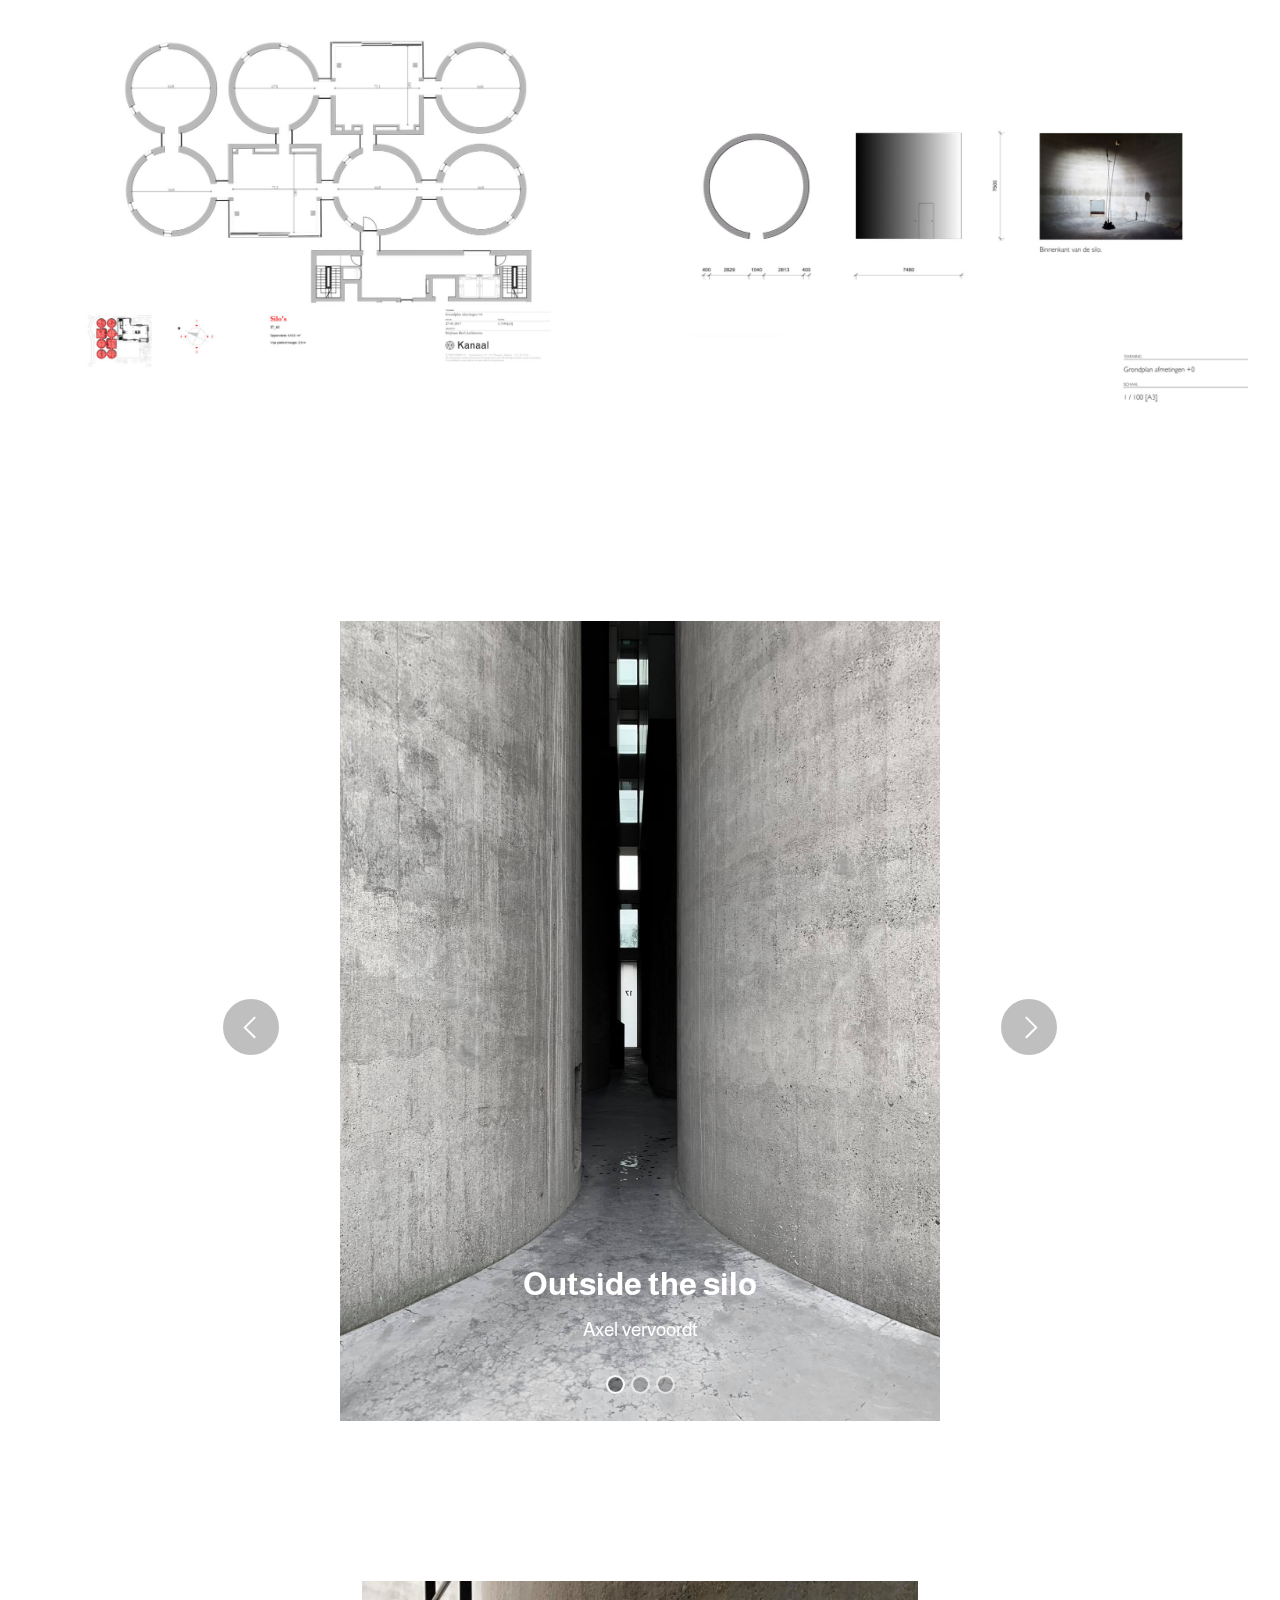
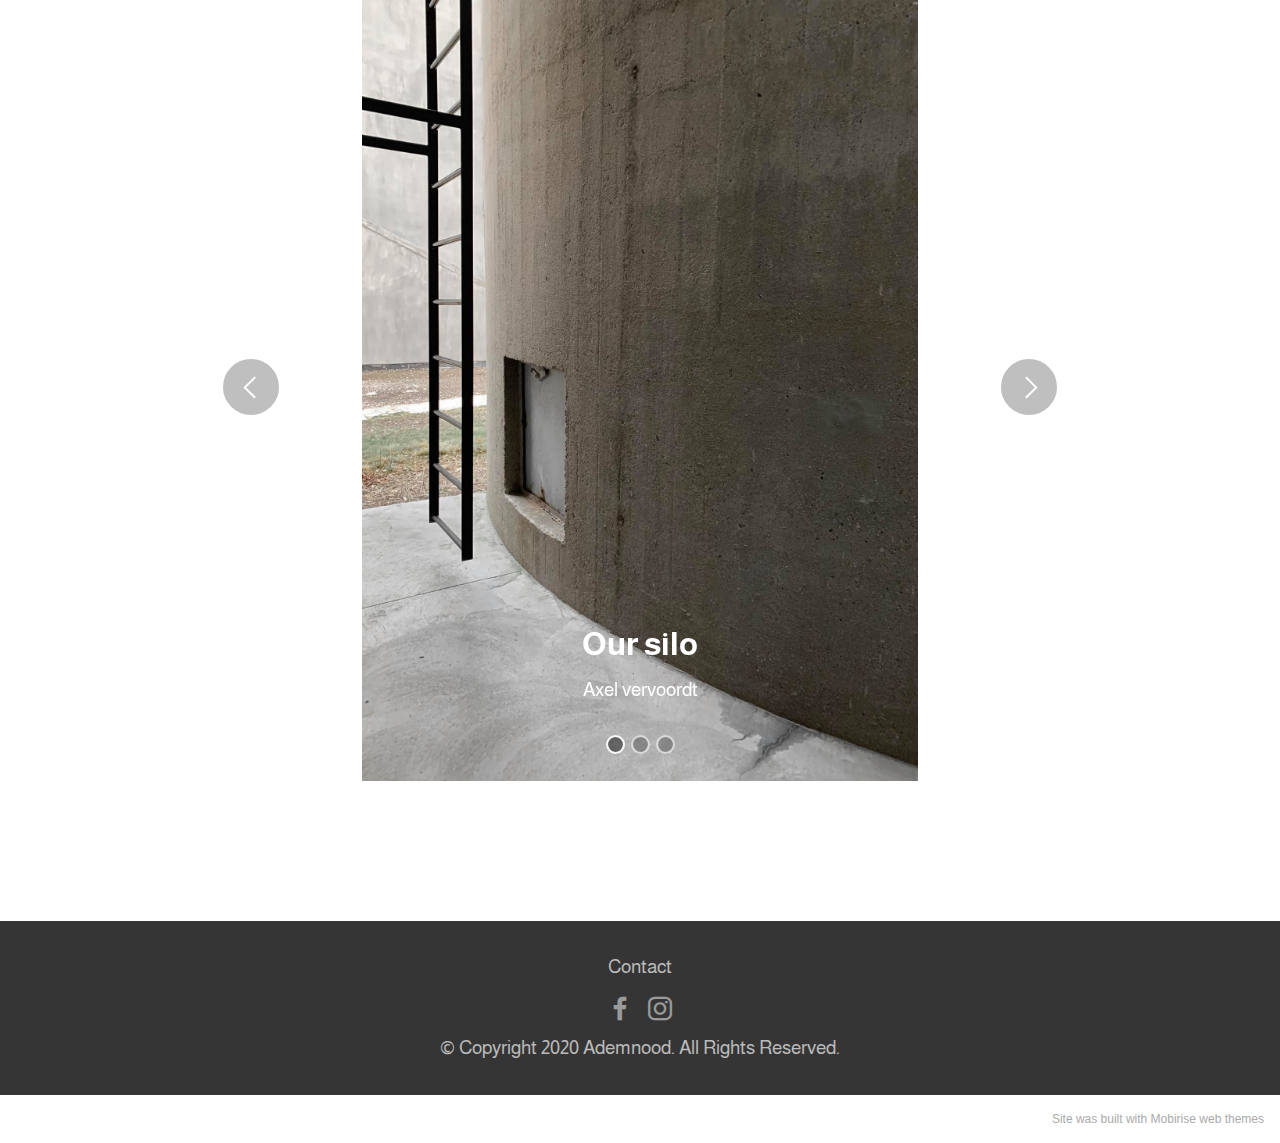
<file: page2.html>
<!DOCTYPE html>
<html  >
<head>
  <!-- Site made with Mobirise Website Builder v5.2.0, https://mobirise.com -->
  <meta charset="UTF-8">
  <meta http-equiv="X-UA-Compatible" content="IE=edge">
  <meta name="generator" content="Mobirise v5.2.0, mobirise.com">
  <meta name="viewport" content="width=device-width, initial-scale=1, minimum-scale=1">
  <link rel="shortcut icon" href="assets/images/logo-b11artboard-42x-80x80.png" type="image/x-icon">
  <meta name="description" content="">
  
  
  <title>Contact</title>
  <link rel="stylesheet" href="assets/web/assets/mobirise-icons2/mobirise2.css">
  <link rel="stylesheet" href="assets/tether/tether.min.css">
  <link rel="stylesheet" href="assets/bootstrap/css/bootstrap.min.css">
  <link rel="stylesheet" href="assets/bootstrap/css/bootstrap-grid.min.css">
  <link rel="stylesheet" href="assets/bootstrap/css/bootstrap-reboot.min.css">
  <link rel="stylesheet" href="assets/dropdown/css/style.css">
  <link rel="stylesheet" href="assets/socicon/css/styles.css">
  <link rel="stylesheet" href="assets/theme/css/style.css">
  <link rel="preload" as="style" href="assets/mobirise/css/mbr-additional.css"><link rel="stylesheet" href="assets/mobirise/css/mbr-additional.css" type="text/css">
  
  
  
  
</head>
<body>
  
  <section class="header6 cid-shUN9IxQgz" id="header6-1z">

    

    

    <div class="align-center container">
        <div class="row justify-content-center">
            <div class="col-12 col-lg-9">
                <h1 class="mbr-section-title mbr-fonts-style mbr-white mb-3 display-2"><strong><br></strong><strong>Contact</strong></h1>
                
                
                
            </div>
        </div>
    </div>
</section>

<section class="content5 cid-sgTBXro59P" id="content5-6">
    
    <div class="container">
        <div class="row justify-content-center">
            <div class="col-md-12 col-lg-10">
                
                <h4 class="mbr-section-subtitle mbr-fonts-style mb-4 display-5">Silo's</h4>
                <p class="mbr-text mbr-fonts-style display-7">You can see them from hundreds of meters away: the monumental concrete grain silos along the Albert Canal in Wijnegem. Once home to the largest malt processor in Europe, it is now one of the most ambitious real estate projects in Belgium. Art dealer and architect Axel Vervoordt bought the ground in 1998. He then released the ‘crème de la crème’ of Belgian architecture: Coussée &amp; Goris (known from De Krook library in Ghent), Bogdan &amp; Van Broeck and Stéphane Beel. Beel was allowed to design and transform the round former grain silos into lofts. Interior architect Arjaan De Feyter, who also has his office on the canal grounds, designed one of the first apartments.
<br>
<br>The grain silos are divided into different floors. The ground floor is kept free for exhibition spaces. The space between the 8 silos is a spectacular experience itself. The architectural round forms make a sort of ‘promenade architecturale’ and lead visitors to the works of Marina Abramovic, Otto Boll, Tatsuo Miyajima and a few other artists who found their permanent residence here.
<br>
<br>Our project "ademnood" also takes place here. The circular concrete silo space makes the experience of our art installation even more intense. This is due to the round shape and the concrete frame from which the silo is built. They strongly influence the acoustics and let the sound of the rhythmically creaking breathing bags echo throughout the room. On the other hand, the emotional experience of the installation is also enhanced. The round shape and the concrete in combination with the reverberating sound that storms the experience person from all sides, gives a stuffy, cold and unpleasant feeling. A feeling that everyone wants to escape.&nbsp;<br></p>
            </div>
        </div>
    </div>
</section>

<section class="gallery6 mbr-gallery cid-shxnud39OE" id="gallery6-1n">
    

    

    <div class="container-fluid">
        
        <div class="row mbr-gallery mt-4">
            <div class="col-12 col-md-6 col-lg-6 item gallery-image">
                <div class="item-wrapper" data-toggle="modal" data-target="#siS0IkN02N-modal">
                    <img class="w-100" src="assets/images/foto-15-1344x756.jpg" alt="" data-slide-to="0" data-target="#lb-siS0IkN02N">
                    <div class="icon-wrapper">
                        <span class="mobi-mbri mobi-mbri-search mbr-iconfont mbr-iconfont-btn"></span>
                    </div>
                </div>
                
            </div>
            <div class="col-12 col-md-6 col-lg-6 item gallery-image">
                <div class="item-wrapper" data-toggle="modal" data-target="#siS0IkN02N-modal">
                    <img class="w-100" src="assets/images/foto-14-1200x800.jpg" alt="" data-slide-to="1" data-target="#lb-siS0IkN02N">
                    <div class="icon-wrapper">
                        <span class="mobi-mbri mobi-mbri-search mbr-iconfont mbr-iconfont-btn"></span>
                    </div>
                </div>
                
            </div>
            <div class="col-12 col-md-6 col-lg-6 item gallery-image">
                <div class="item-wrapper" data-toggle="modal" data-target="#siS0IkN02N-modal">
                    <img class="w-100" src="assets/images/plan-1.1-1344x949.jpg" alt="" data-slide-to="2" data-target="#lb-siS0IkN02N">
                    <div class="icon-wrapper">
                        <span class="mobi-mbri mobi-mbri-search mbr-iconfont mbr-iconfont-btn"></span>
                    </div>
                </div>
                
            </div>
            <div class="col-12 col-md-6 col-lg-6 item gallery-image">
                <div class="item-wrapper" data-toggle="modal" data-target="#siS0IkN02N-modal">
                    <img class="w-100" src="assets/images/plan-4.1-1344x949.jpg" alt="" data-slide-to="3" data-target="#lb-siS0IkN02N">
                    <div class="icon-wrapper">
                        <span class="mobi-mbri mobi-mbri-search mbr-iconfont mbr-iconfont-btn"></span>
                    </div>
                </div>
                
            </div>
        </div>

        <div class="modal mbr-slider" tabindex="-1" role="dialog" aria-hidden="true" id="siS0IkN02N-modal">
            <div class="modal-dialog" role="document">
                <div class="modal-content">
                    <div class="modal-body">
                        <div class="carousel slide" id="lb-siS0IkN02N" data-interval="5000">
                            <div class="carousel-inner">
                                <div class="carousel-item active">
                                    <img class="d-block w-100" src="assets/images/foto-15-1344x756.jpg" alt="">
                                </div>
                                <div class="carousel-item">
                                    <img class="d-block w-100" src="assets/images/foto-14-1200x800.jpg" alt="">
                                </div>
                                <div class="carousel-item">
                                    <img class="d-block w-100" src="assets/images/plan-1.1-1344x949.jpg" alt="">
                                </div>
                                <div class="carousel-item">
                                    <img class="d-block w-100" src="assets/images/plan-4.1-1344x949.jpg" alt="">
                                </div>
                            </div>
                            <ol class="carousel-indicators">
                                <li data-slide-to="0" class="active" data-target="#lb-siS0IkN02N"></li>
                                <li data-slide-to="1" data-target="#lb-siS0IkN02N"></li>
                                <li data-slide-to="2" data-target="#lb-siS0IkN02N"></li>
                                <li data-slide-to="3" data-target="#lb-siS0IkN02N"></li>
                            </ol>
                            <a role="button" href="" class="close" data-dismiss="modal" aria-label="Close">
                            </a>
                            <a class="carousel-control-prev carousel-control" role="button" data-slide="prev" href="#lb-siS0IkN02N">
                                <span class="mobi-mbri mobi-mbri-arrow-prev" aria-hidden="true"></span>
                                <span class="sr-only">Previous</span>
                            </a>
                            <a class="carousel-control-next carousel-control" role="button" data-slide="next" href="#lb-siS0IkN02N">
                                <span class="mobi-mbri mobi-mbri-arrow-next" aria-hidden="true"></span>
                                <span class="sr-only">Next</span>
                            </a>
                        </div>
                    </div>
                </div>
            </div>
        </div>
    </div>
</section>

<section class="slider2 cid-siiYJyEXAi" id="slider2-2a">
    

    
    <div class="container">
        <div class="row justify-content-center">
            <div class="col-12 col-md-10">
                <div class="carousel slide" id="siS0IlDATq" data-ride="carousel" data-interval="5000">
                    
                    <ol class="carousel-indicators">
                        <li data-slide-to="0" class="active" data-target="#siS0IlDATq"></li>
                        <li data-slide-to="1" data-target="#siS0IlDATq"></li>
                        <li data-slide-to="2" data-target="#siS0IlDATq"></li>
                    </ol>
                    <div class="carousel-inner">
                        <div class="carousel-item slider-image item active">
                            <div class="item-wrapper">
                                <img class="d-block w-100" src="assets/images/silo-1-1536x2048.jpg">
                                <div class="carousel-caption d-none d-md-block">
                                    <h5 class="mbr-section-subtitle mbr-fonts-style display-5">
                                        <strong>Outside the silo</strong></h5>
                                    <p class="mbr-section-text mbr-fonts-style display-7">
                                        Axel vervoordt</p>
                                </div>
                            </div>
                        </div>
                        <div class="carousel-item slider-image item">
                            <div class="item-wrapper">
                                <img class="d-block w-100" src="assets/images/silo-5-1346x1795.jpg">
                                <div class="carousel-caption d-none d-md-block">
                                    <h5 class="mbr-section-subtitle mbr-fonts-style display-5">
                                        <strong>Outside the silo</strong></h5>
                                    <p class="mbr-section-text mbr-fonts-style display-7">
                                        Axel vervoordt</p>
                                </div>
                            </div>
                        </div>
                        <div class="carousel-item slider-image item">
                            <div class="item-wrapper">
                                <img class="d-block w-100" src="assets/images/silo-3-1462x2020.jpg">
                                <div class="carousel-caption d-none d-md-block">
                                    <h5 class="mbr-section-subtitle mbr-fonts-style display-5">
                                        <strong>Outside the silo</strong></h5>
                                    <p class="mbr-section-text mbr-fonts-style display-7">
                                        Axel vervoordt</p>
                                </div>
                            </div>
                        </div>
                    </div>
                    <a class="carousel-control carousel-control-prev" role="button" data-slide="prev" href="#siS0IlDATq">
                        <span class="mobi-mbri mobi-mbri-arrow-prev" aria-hidden="true"></span>
                        <span class="sr-only">Previous</span>
                    </a>
                    <a class="carousel-control carousel-control-next" role="button" data-slide="next" href="#siS0IlDATq">
                        <span class="mobi-mbri mobi-mbri-arrow-next" aria-hidden="true"></span>
                        <span class="sr-only">Next</span>
                    </a>
                </div>
            </div>
        </div>
    </div>
</section>

<section class="slider2 cid-sij7C2hhi7" id="slider2-2e">
    

    
    <div class="container">
        <div class="row justify-content-center">
            <div class="col-12 col-md-10">
                <div class="carousel slide" id="siS0Ima1YE" data-ride="carousel" data-interval="5000">
                    
                    <ol class="carousel-indicators">
                        <li data-slide-to="0" class="active" data-target="#siS0Ima1YE"></li>
                        <li data-slide-to="1" data-target="#siS0Ima1YE"></li>
                        <li data-slide-to="2" data-target="#siS0Ima1YE"></li>
                    </ol>
                    <div class="carousel-inner">
                        <div class="carousel-item slider-image item active">
                            <div class="item-wrapper">
                                <img class="d-block w-100" src="assets/images/silo-4-1422x2048.jpg">
                                <div class="carousel-caption d-none d-md-block">
                                    <h5 class="mbr-section-subtitle mbr-fonts-style display-5"><strong>Our silo</strong></h5>
                                    <p class="mbr-section-text mbr-fonts-style display-7">
                                        Axel vervoordt</p>
                                </div>
                            </div>
                        </div>
                        <div class="carousel-item slider-image item">
                            <div class="item-wrapper">
                                <img class="d-block w-100" src="assets/images/silo-6-1346x2048.jpg">
                                <div class="carousel-caption d-none d-md-block">
                                    <h5 class="mbr-section-subtitle mbr-fonts-style display-5"><strong>Our silo</strong></h5>
                                    <p class="mbr-section-text mbr-fonts-style display-7">
                                        Axel Vervoordt</p>
                                </div>
                            </div>
                        </div>
                        <div class="carousel-item slider-image item">
                            <div class="item-wrapper">
                                <img class="d-block w-100" src="assets/images/silo-2-1462x2048.jpg">
                                <div class="carousel-caption d-none d-md-block">
                                    <h5 class="mbr-section-subtitle mbr-fonts-style display-5">
                                        <strong>Our silo</strong></h5>
                                    <p class="mbr-section-text mbr-fonts-style display-7">
                                        Axel Vervoordt</p>
                                </div>
                            </div>
                        </div>
                    </div>
                    <a class="carousel-control carousel-control-prev" role="button" data-slide="prev" href="#siS0Ima1YE">
                        <span class="mobi-mbri mobi-mbri-arrow-prev" aria-hidden="true"></span>
                        <span class="sr-only">Previous</span>
                    </a>
                    <a class="carousel-control carousel-control-next" role="button" data-slide="next" href="#siS0Ima1YE">
                        <span class="mobi-mbri mobi-mbri-arrow-next" aria-hidden="true"></span>
                        <span class="sr-only">Next</span>
                    </a>
                </div>
            </div>
        </div>
    </div>
</section>

<section class="menu menu2 cid-sgTD7K5zZI" once="menu" id="menu2-a">
    
    <nav class="navbar navbar-dropdown navbar-fixed-top collapsed">
        <div class="container">
            <div class="navbar-brand">
                <span class="navbar-logo">
                    <a href="https://mobiri.se">
                        <img src="assets/images/logo-b11artboard-42x-80x80.png" alt="Mobirise" style="height: 3rem;">
                    </a>
                </span>
                <span class="navbar-caption-wrap"><a class="navbar-caption text-primary display-7" href="index.html">Ademnood</a></span>
            </div>
            <button class="navbar-toggler" type="button" data-toggle="collapse" data-target="#navbarSupportedContent" aria-controls="navbarNavAltMarkup" aria-expanded="false" aria-label="Toggle navigation">
                <div class="hamburger">
                    <span></span>
                    <span></span>
                    <span></span>
                    <span></span>
                </div>
            </button>
            <div class="collapse navbar-collapse" id="navbarSupportedContent">
                <ul class="navbar-nav nav-dropdown nav-right" data-app-modern-menu="true"><li class="nav-item dropdown"><a class="nav-link link dropdown-toggle text-primary display-4" href="#" aria-expanded="false" data-toggle="dropdown-submenu">Proces</a><div class="dropdown-menu"><a class="text-primary dropdown-item display-4" href="index.html" aria-expanded="true">Timeline</a><a class="text-primary dropdown-item display-4" href="page5.html" aria-expanded="true">Katern A</a><a class="text-primary dropdown-item display-4" href="page6.html" aria-expanded="true">Katern B</a><a class="text-primary dropdown-item display-4" href="page7.html" aria-expanded="true">Katern C</a></div></li><li class="nav-item"><a class="nav-link link text-primary display-4" href="page9.html">Concept</a></li><li class="nav-item"><a class="nav-link link text-primary display-4" href="page1.html">Resultaat</a></li>
                    <li class="nav-item"><a class="nav-link link text-primary display-4" href="page4.html" aria-expanded="false">Team</a></li><li class="nav-item"><a class="nav-link link text-primary display-4" href="page2.html">Contact</a></li></ul>
                <div class="icons-menu">
                    <a class="iconfont-wrapper" href="https://www.facebook.com/Constante-Confrontatie-103755984905448/?tn-str=k*F" target="_blank">
                        <span class="p-2 mbr-iconfont socicon-facebook socicon"></span>
                    </a>
                    <a class="iconfont-wrapper" href="https://www.instagram.com/ademnood.art/" target="_blank">
                        <span class="p-2 mbr-iconfont socicon-instagram socicon"></span>
                    </a>
                    
                    
                </div>
                
            </div>
        </div>
    </nav>
</section>

<section class="footer3 cid-shlRQKzW8U" once="footers" id="footer3-n">

    

    

    <div class="container">
        <div class="media-container-row align-center mbr-white">
            <div class="row row-links">
                <ul class="foot-menu">
                    
                    
                    
                    
                    
                <li class="foot-menu-item mbr-fonts-style display-7"><a href="page2.html" class="text-primary">Contact</a></li></ul>
            </div>
            <div class="row social-row">
                <div class="social-list align-right pb-2">
                    
                    
                    
                    
                    
                    
                <div class="soc-item">
                        <a href="https://www.facebook.com/Constante-Confrontatie-103755984905448/?tn-str=k*F" target="_blank">
                            <span class="mbr-iconfont mbr-iconfont-social socicon-facebook socicon"></span>
                        </a>
                    </div><div class="soc-item">
                        <a href="https://www.instagram.com/ademnood.art/" target="_blank">
                            <span class="mbr-iconfont mbr-iconfont-social socicon-instagram socicon"></span>
                        </a>
                    </div></div>
            </div>
            <div class="row row-copirayt">
                <p class="mbr-text mb-0 mbr-fonts-style mbr-white align-center display-7">
                    © Copyright 2020 Ademnood. All Rights Reserved.
                </p>
            </div>
        </div>
    </div>
</section><section style="background-color: #fff; font-family: -apple-system, BlinkMacSystemFont, 'Segoe UI', 'Roboto', 'Helvetica Neue', Arial, sans-serif; color:#aaa; font-size:12px; padding: 0; align-items: center; display: flex;"><a href="https://mobirise.site/a" style="flex: 1 1; height: 3rem; padding-left: 1rem;"></a><p style="flex: 0 0 auto; margin:0; padding-right:1rem;"><a href="https://mobirise.site/s" style="color:#aaa;">Site</a> was built with Mobirise web themes</p></section><script src="assets/web/assets/jquery/jquery.min.js"></script>  <script src="assets/popper/popper.min.js"></script>  <script src="assets/tether/tether.min.js"></script>  <script src="assets/bootstrap/js/bootstrap.min.js"></script>  <script src="assets/smoothscroll/smooth-scroll.js"></script>  <script src="assets/dropdown/js/nav-dropdown.js"></script>  <script src="assets/dropdown/js/navbar-dropdown.js"></script>  <script src="assets/touchswipe/jquery.touch-swipe.min.js"></script>  <script src="assets/theme/js/script.js"></script>  
  
  
</body>
</html>
</file>
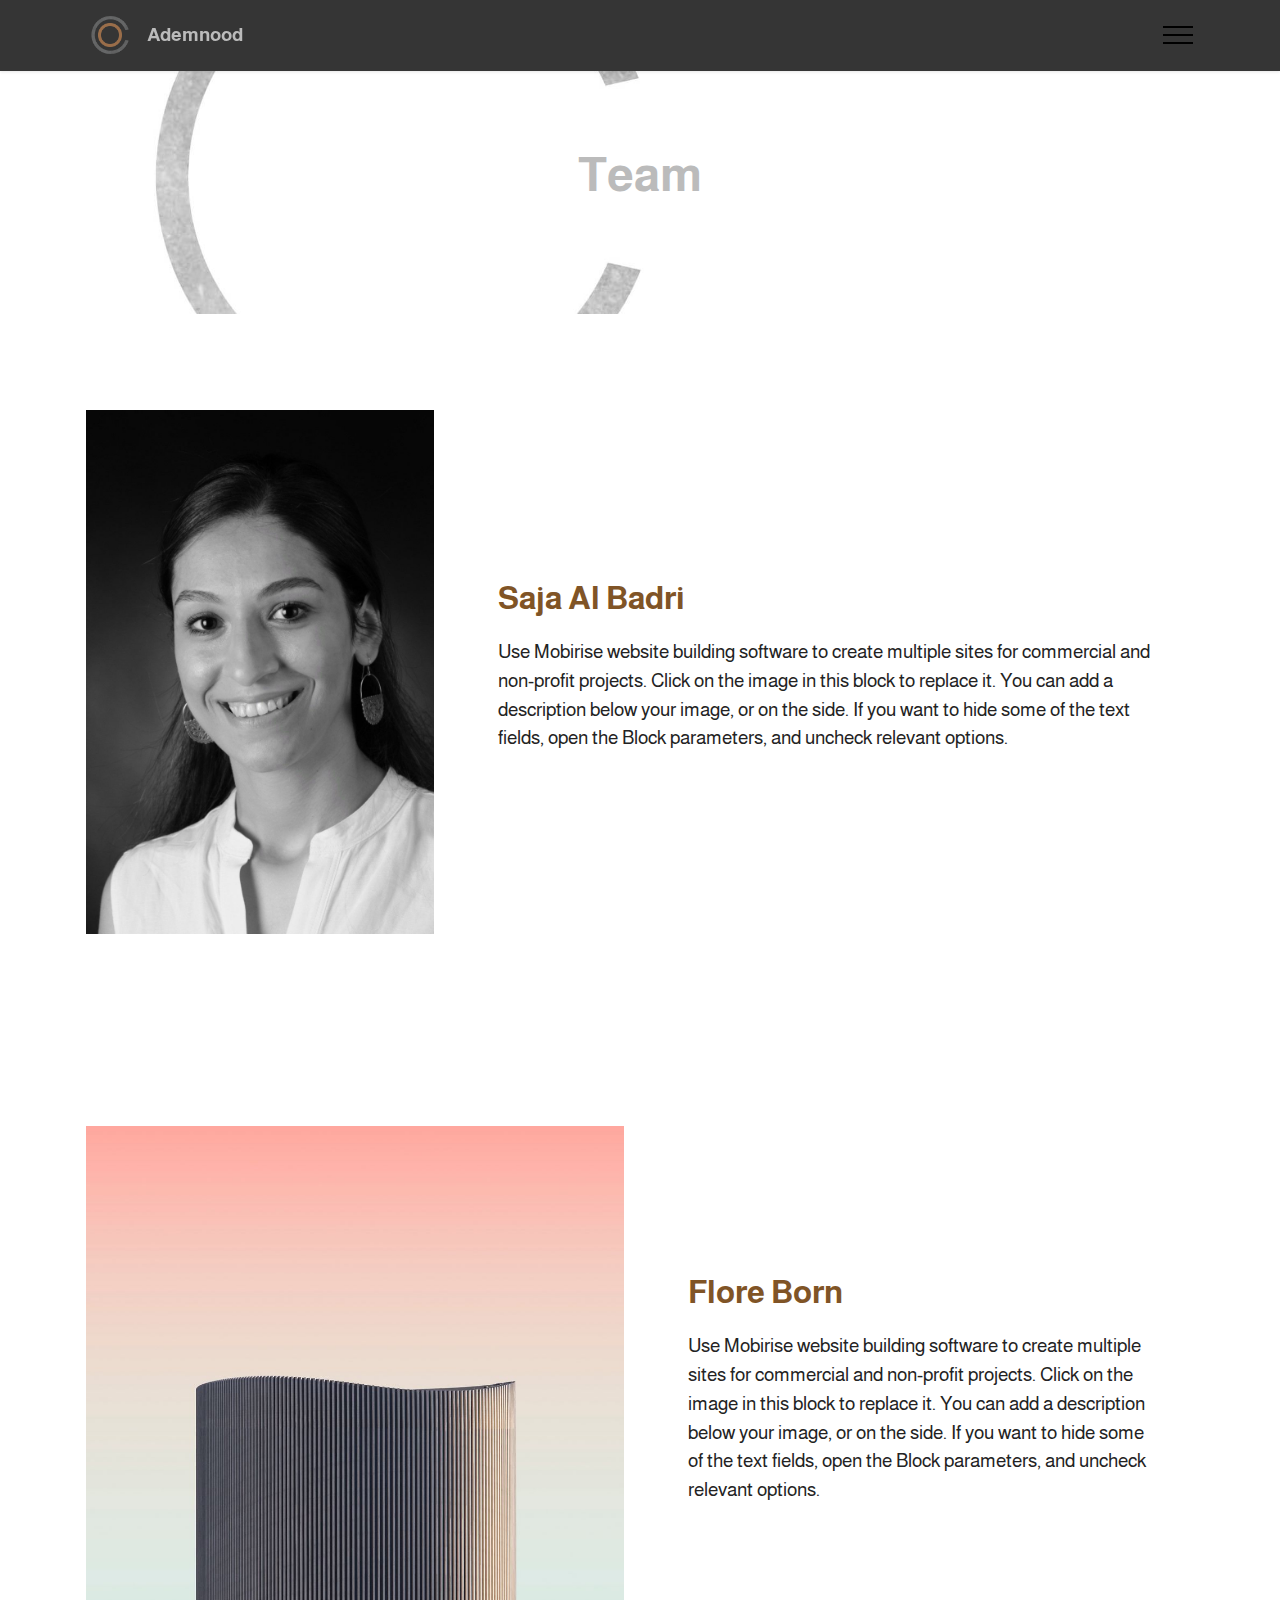
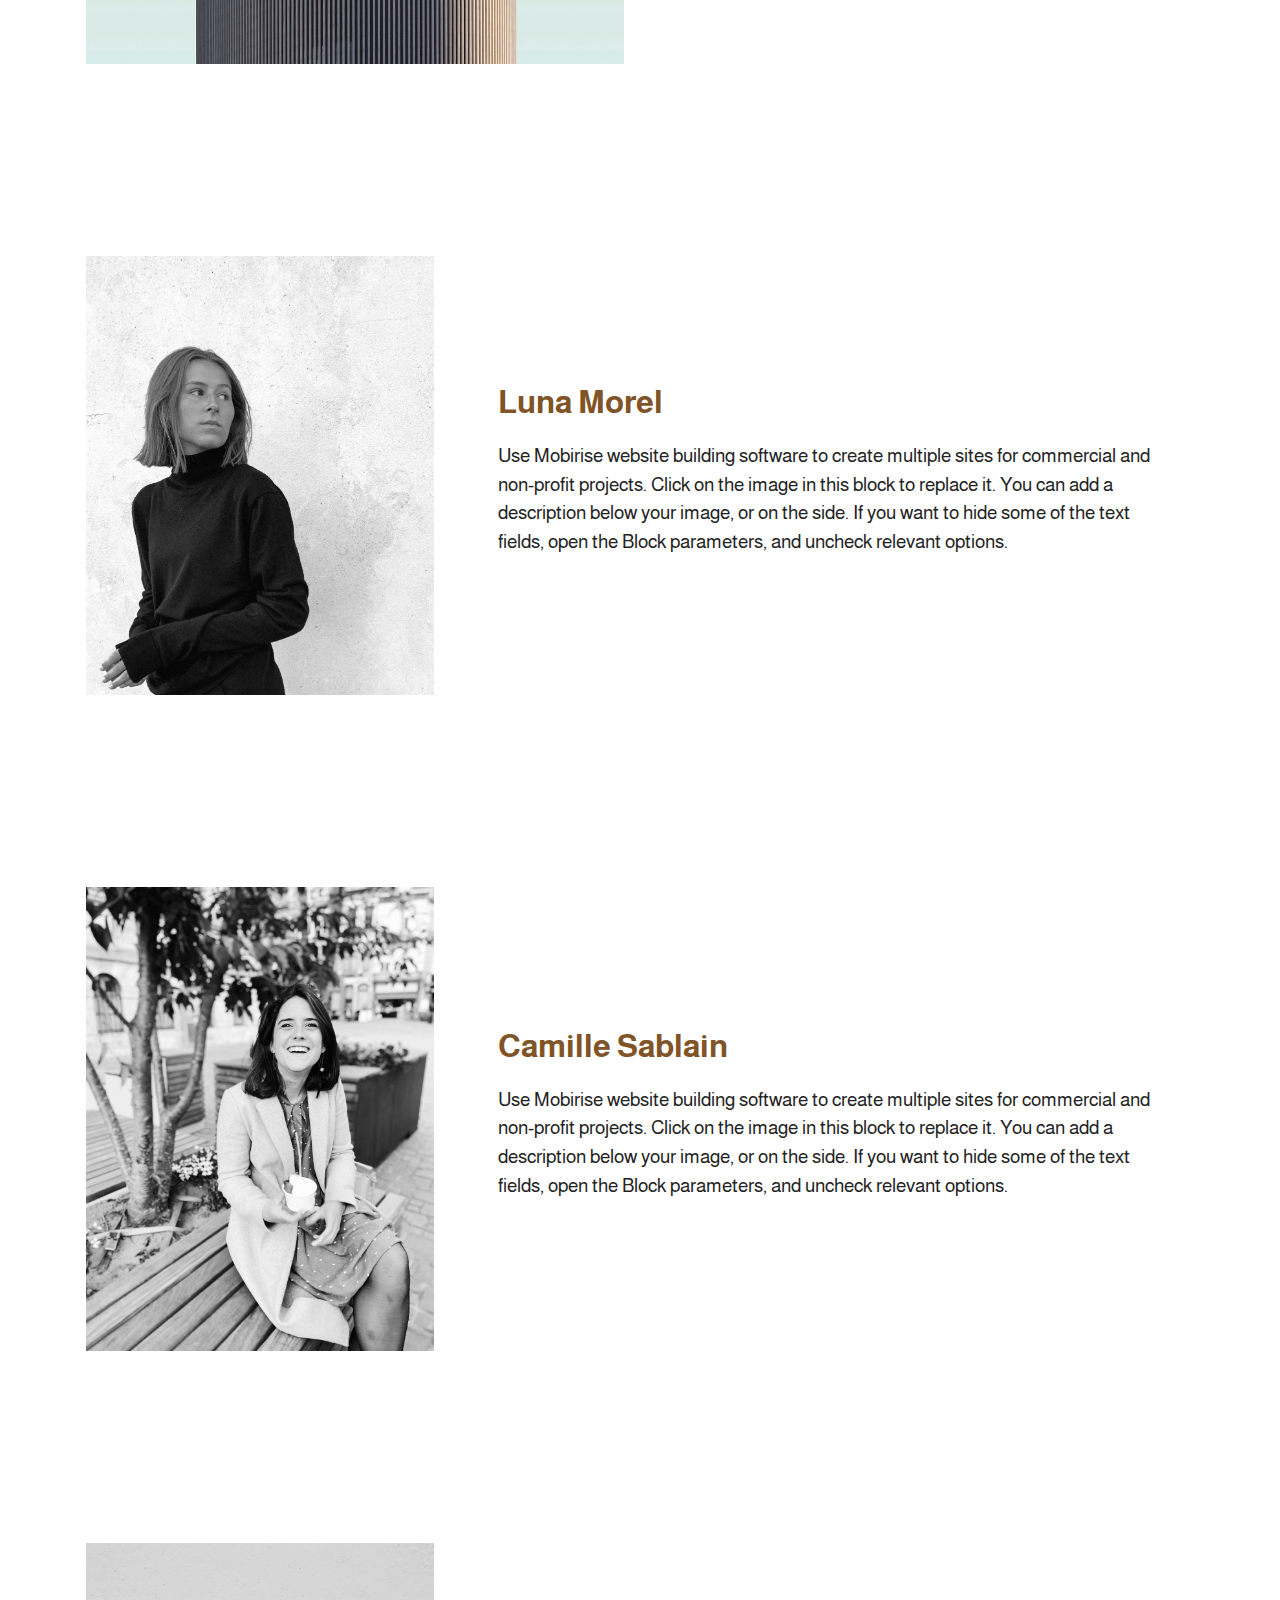
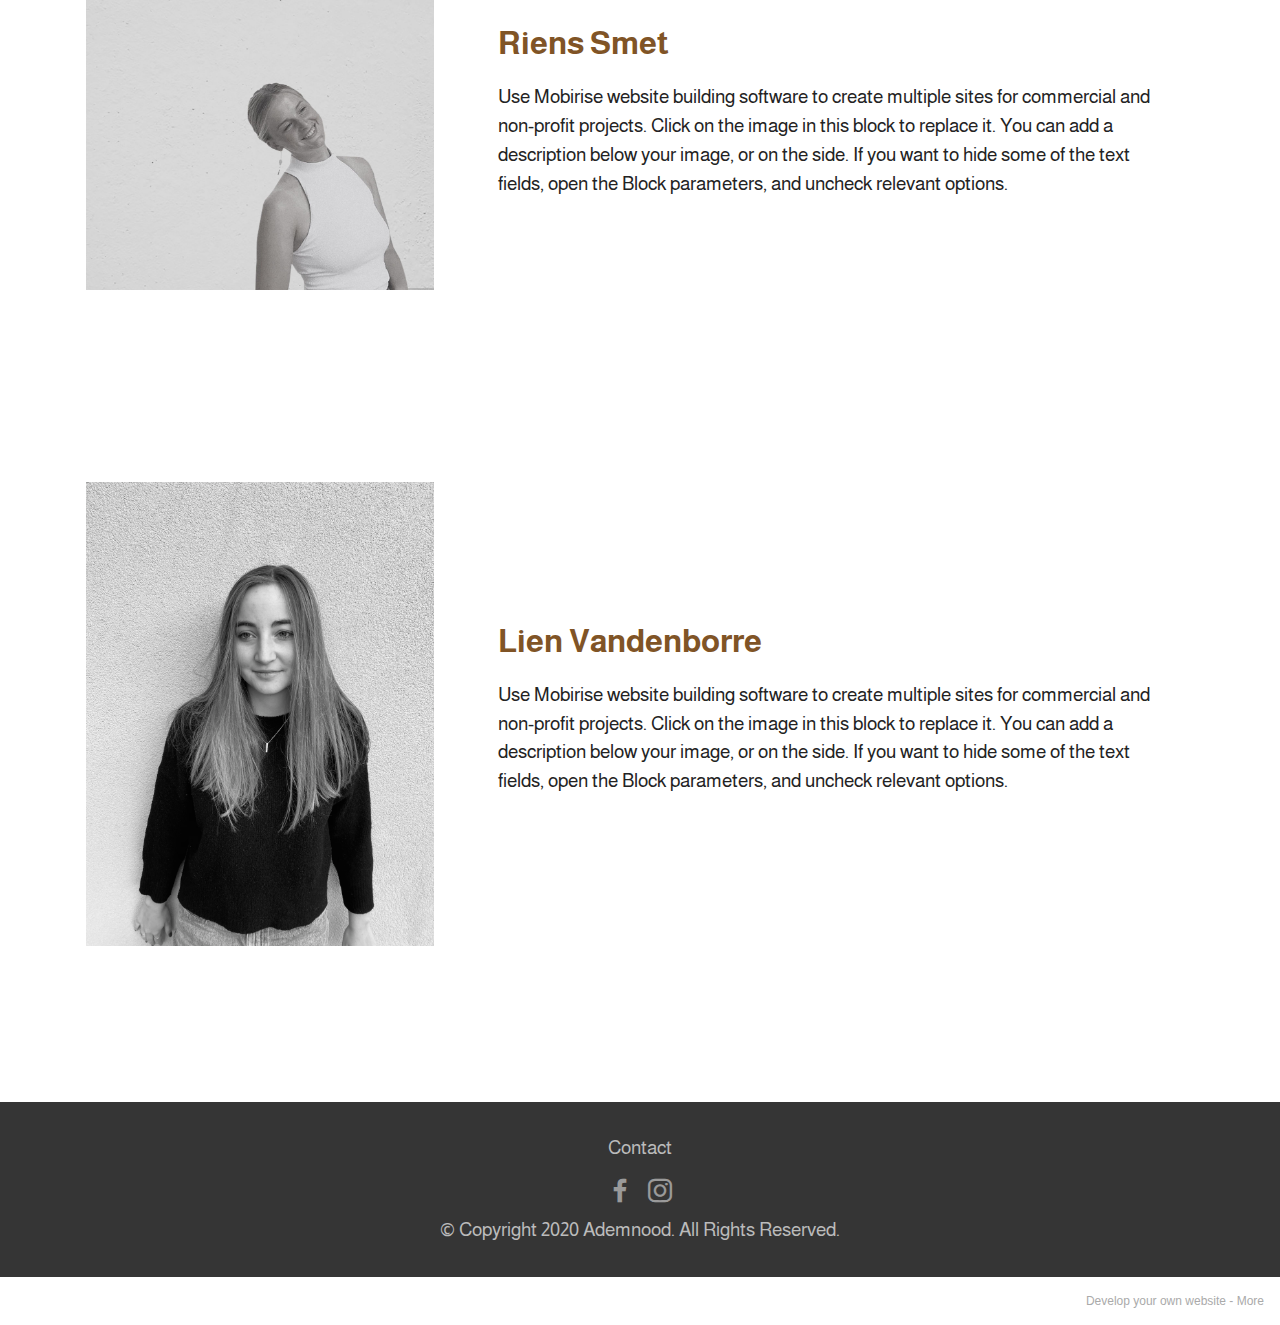
<file: page4.html>
<!DOCTYPE html>
<html  >
<head>
  <!-- Site made with Mobirise Website Builder v5.2.0, https://mobirise.com -->
  <meta charset="UTF-8">
  <meta http-equiv="X-UA-Compatible" content="IE=edge">
  <meta name="generator" content="Mobirise v5.2.0, mobirise.com">
  <meta name="viewport" content="width=device-width, initial-scale=1, minimum-scale=1">
  <link rel="shortcut icon" href="assets/images/logo-b11artboard-42x-80x80.png" type="image/x-icon">
  <meta name="description" content="">
  
  
  <title>Team</title>
  <link rel="stylesheet" href="assets/tether/tether.min.css">
  <link rel="stylesheet" href="assets/bootstrap/css/bootstrap.min.css">
  <link rel="stylesheet" href="assets/bootstrap/css/bootstrap-grid.min.css">
  <link rel="stylesheet" href="assets/bootstrap/css/bootstrap-reboot.min.css">
  <link rel="stylesheet" href="assets/dropdown/css/style.css">
  <link rel="stylesheet" href="assets/socicon/css/styles.css">
  <link rel="stylesheet" href="assets/theme/css/style.css">
  <link rel="preload" as="style" href="assets/mobirise/css/mbr-additional.css"><link rel="stylesheet" href="assets/mobirise/css/mbr-additional.css" type="text/css">
  
  
  
  
</head>
<body>
  
  <section class="header6 cid-shUMDBc8b3" id="header6-1w">

    

    

    <div class="align-center container">
        <div class="row justify-content-center">
            <div class="col-12 col-lg-10">
                <h1 class="mbr-section-title mbr-fonts-style mbr-white mb-3 display-2"><strong><br></strong><strong>Team</strong></h1>
                
                
                
            </div>
        </div>
    </div>
</section>

<section class="image1 cid-shmVPmlRRX" id="image1-o">
    

    

    <div class="container">
        <div class="row align-items-center">
            <div class="col-12 col-lg-4">
                <div class="image-wrapper">
                    <img src="assets/images/saja-850x1280.jpg" alt="Mobirise">
                    
                </div>
            </div>
            <div class="col-12 col-lg">
                <div class="text-wrapper">
                    <h3 class="mbr-section-title mbr-fonts-style mb-3 display-5">
                        <strong>Saja Al Badri</strong></h3>
                    <p class="mbr-text mbr-fonts-style display-7">
                        Use Mobirise website building software to create multiple sites for commercial and non-profit projects. Click on the image in this block to replace it. You can add a description below your image, or on the side. If you want to hide some of the text fields, open the Block parameters, and uncheck relevant options.</p>
                </div>
            </div>
        </div>
    </div>
</section>

<section class="image1 cid-shmW9bTZ0u" id="image1-q">
    

    

    <div class="container">
        <div class="row align-items-center">
            <div class="col-12 col-lg-6">
                <div class="image-wrapper">
                    <img src="assets/images/4.jpg" alt="Mobirise">
                    
                </div>
            </div>
            <div class="col-12 col-lg">
                <div class="text-wrapper">
                    <h3 class="mbr-section-title mbr-fonts-style mb-3 display-5">
                        <strong>Flore Born</strong></h3>
                    <p class="mbr-text mbr-fonts-style display-7">
                        Use Mobirise website building software to create multiple sites for commercial and non-profit projects. Click on the image in this block to replace it. You can add a description below your image, or on the side. If you want to hide some of the text fields, open the Block parameters, and uncheck relevant options.</p>
                </div>
            </div>
        </div>
    </div>
</section>

<section class="image1 cid-shmW9COjHm" id="image1-r">
    

    

    <div class="container">
        <div class="row align-items-center">
            <div class="col-12 col-lg-4">
                <div class="image-wrapper">
                    <img src="assets/images/luna-1076x1359.jpg" alt="Mobirise">
                    
                </div>
            </div>
            <div class="col-12 col-lg">
                <div class="text-wrapper">
                    <h3 class="mbr-section-title mbr-fonts-style mb-3 display-5">
                        <strong>Luna Morel</strong></h3>
                    <p class="mbr-text mbr-fonts-style display-7">
                        Use Mobirise website building software to create multiple sites for commercial and non-profit projects. Click on the image in this block to replace it. You can add a description below your image, or on the side. If you want to hide some of the text fields, open the Block parameters, and uncheck relevant options.</p>
                </div>
            </div>
        </div>
    </div>
</section>

<section class="image1 cid-shmWa4j85F" id="image1-s">
    

    

    <div class="container">
        <div class="row align-items-center">
            <div class="col-12 col-lg-4">
                <div class="image-wrapper">
                    <img src="assets/images/camille-1076x1435.jpg" alt="Mobirise">
                    
                </div>
            </div>
            <div class="col-12 col-lg">
                <div class="text-wrapper">
                    <h3 class="mbr-section-title mbr-fonts-style mb-3 display-5">
                        <strong>Camille Sablain</strong></h3>
                    <p class="mbr-text mbr-fonts-style display-7">
                        Use Mobirise website building software to create multiple sites for commercial and non-profit projects. Click on the image in this block to replace it. You can add a description below your image, or on the side. If you want to hide some of the text fields, open the Block parameters, and uncheck relevant options.</p>
                </div>
            </div>
        </div>
    </div>
</section>

<section class="image1 cid-shmWbvA3kc" id="image1-t">
    

    

    <div class="container">
        <div class="row align-items-center">
            <div class="col-12 col-lg-4">
                <div class="image-wrapper">
                    <img src="assets/images/riens-1076x1073.jpg" alt="Mobirise">
                    
                </div>
            </div>
            <div class="col-12 col-lg">
                <div class="text-wrapper">
                    <h3 class="mbr-section-title mbr-fonts-style mb-3 display-5">
                        <strong>Riens Smet</strong></h3>
                    <p class="mbr-text mbr-fonts-style display-7">
                        Use Mobirise website building software to create multiple sites for commercial and non-profit projects. Click on the image in this block to replace it. You can add a description below your image, or on the side. If you want to hide some of the text fields, open the Block parameters, and uncheck relevant options.</p>
                </div>
            </div>
        </div>
    </div>
</section>

<section class="image1 cid-shmWbWTpuf" id="image1-u">
    

    

    <div class="container">
        <div class="row align-items-center">
            <div class="col-12 col-lg-4">
                <div class="image-wrapper">
                    <img src="assets/images/lien-1076x1435.png" alt="Mobirise">
                    
                </div>
            </div>
            <div class="col-12 col-lg">
                <div class="text-wrapper">
                    <h3 class="mbr-section-title mbr-fonts-style mb-3 display-5">
                        <strong>Lien Vandenborre</strong></h3>
                    <p class="mbr-text mbr-fonts-style display-7">
                        Use Mobirise website building software to create multiple sites for commercial and non-profit projects. Click on the image in this block to replace it. You can add a description below your image, or on the side. If you want to hide some of the text fields, open the Block parameters, and uncheck relevant options.</p>
                </div>
            </div>
        </div>
    </div>
</section>

<section class="menu menu2 cid-sgTD7K5zZI" once="menu" id="menu2-f">
    
    <nav class="navbar navbar-dropdown navbar-fixed-top collapsed">
        <div class="container">
            <div class="navbar-brand">
                <span class="navbar-logo">
                    <a href="https://mobiri.se">
                        <img src="assets/images/logo-b11artboard-42x-80x80.png" alt="Mobirise" style="height: 3rem;">
                    </a>
                </span>
                <span class="navbar-caption-wrap"><a class="navbar-caption text-primary display-7" href="index.html">Ademnood</a></span>
            </div>
            <button class="navbar-toggler" type="button" data-toggle="collapse" data-target="#navbarSupportedContent" aria-controls="navbarNavAltMarkup" aria-expanded="false" aria-label="Toggle navigation">
                <div class="hamburger">
                    <span></span>
                    <span></span>
                    <span></span>
                    <span></span>
                </div>
            </button>
            <div class="collapse navbar-collapse" id="navbarSupportedContent">
                <ul class="navbar-nav nav-dropdown nav-right" data-app-modern-menu="true"><li class="nav-item dropdown"><a class="nav-link link dropdown-toggle text-primary display-4" href="#" aria-expanded="false" data-toggle="dropdown-submenu">Proces</a><div class="dropdown-menu"><a class="text-primary dropdown-item display-4" href="index.html" aria-expanded="true">Timeline</a><a class="text-primary dropdown-item display-4" href="page5.html" aria-expanded="true">Katern A</a><a class="text-primary dropdown-item display-4" href="page6.html" aria-expanded="true">Katern B</a><a class="text-primary dropdown-item display-4" href="page7.html" aria-expanded="true">Katern C</a></div></li><li class="nav-item"><a class="nav-link link text-primary display-4" href="page9.html">Concept</a></li><li class="nav-item"><a class="nav-link link text-primary display-4" href="page1.html">Resultaat</a></li>
                    <li class="nav-item"><a class="nav-link link text-primary display-4" href="page4.html" aria-expanded="false">Team</a></li><li class="nav-item"><a class="nav-link link text-primary display-4" href="page2.html">Contact</a></li></ul>
                <div class="icons-menu">
                    <a class="iconfont-wrapper" href="https://www.facebook.com/Constante-Confrontatie-103755984905448/?tn-str=k*F" target="_blank">
                        <span class="p-2 mbr-iconfont socicon-facebook socicon"></span>
                    </a>
                    <a class="iconfont-wrapper" href="https://www.instagram.com/ademnood.art/" target="_blank">
                        <span class="p-2 mbr-iconfont socicon-instagram socicon"></span>
                    </a>
                    
                    
                </div>
                
            </div>
        </div>
    </nav>
</section>

<section class="footer3 cid-shlRQKzW8U" once="footers" id="footer3-n">

    

    

    <div class="container">
        <div class="media-container-row align-center mbr-white">
            <div class="row row-links">
                <ul class="foot-menu">
                    
                    
                    
                    
                    
                <li class="foot-menu-item mbr-fonts-style display-7"><a href="page2.html" class="text-primary">Contact</a></li></ul>
            </div>
            <div class="row social-row">
                <div class="social-list align-right pb-2">
                    
                    
                    
                    
                    
                    
                <div class="soc-item">
                        <a href="https://www.facebook.com/Constante-Confrontatie-103755984905448/?tn-str=k*F" target="_blank">
                            <span class="mbr-iconfont mbr-iconfont-social socicon-facebook socicon"></span>
                        </a>
                    </div><div class="soc-item">
                        <a href="https://www.instagram.com/ademnood.art/" target="_blank">
                            <span class="mbr-iconfont mbr-iconfont-social socicon-instagram socicon"></span>
                        </a>
                    </div></div>
            </div>
            <div class="row row-copirayt">
                <p class="mbr-text mb-0 mbr-fonts-style mbr-white align-center display-7">
                    © Copyright 2020 Ademnood. All Rights Reserved.
                </p>
            </div>
        </div>
    </div>
</section><section style="background-color: #fff; font-family: -apple-system, BlinkMacSystemFont, 'Segoe UI', 'Roboto', 'Helvetica Neue', Arial, sans-serif; color:#aaa; font-size:12px; padding: 0; align-items: center; display: flex;"><a href="https://mobirise.site/f" style="flex: 1 1; height: 3rem; padding-left: 1rem;"></a><p style="flex: 0 0 auto; margin:0; padding-right:1rem;">Develop your own website - <a href="https://mobirise.site/v" style="color:#aaa;">More</a></p></section><script src="assets/web/assets/jquery/jquery.min.js"></script>  <script src="assets/popper/popper.min.js"></script>  <script src="assets/tether/tether.min.js"></script>  <script src="assets/bootstrap/js/bootstrap.min.js"></script>  <script src="assets/smoothscroll/smooth-scroll.js"></script>  <script src="assets/dropdown/js/nav-dropdown.js"></script>  <script src="assets/dropdown/js/navbar-dropdown.js"></script>  <script src="assets/touchswipe/jquery.touch-swipe.min.js"></script>  <script src="assets/theme/js/script.js"></script>  
  
  
</body>
</html>
</file>
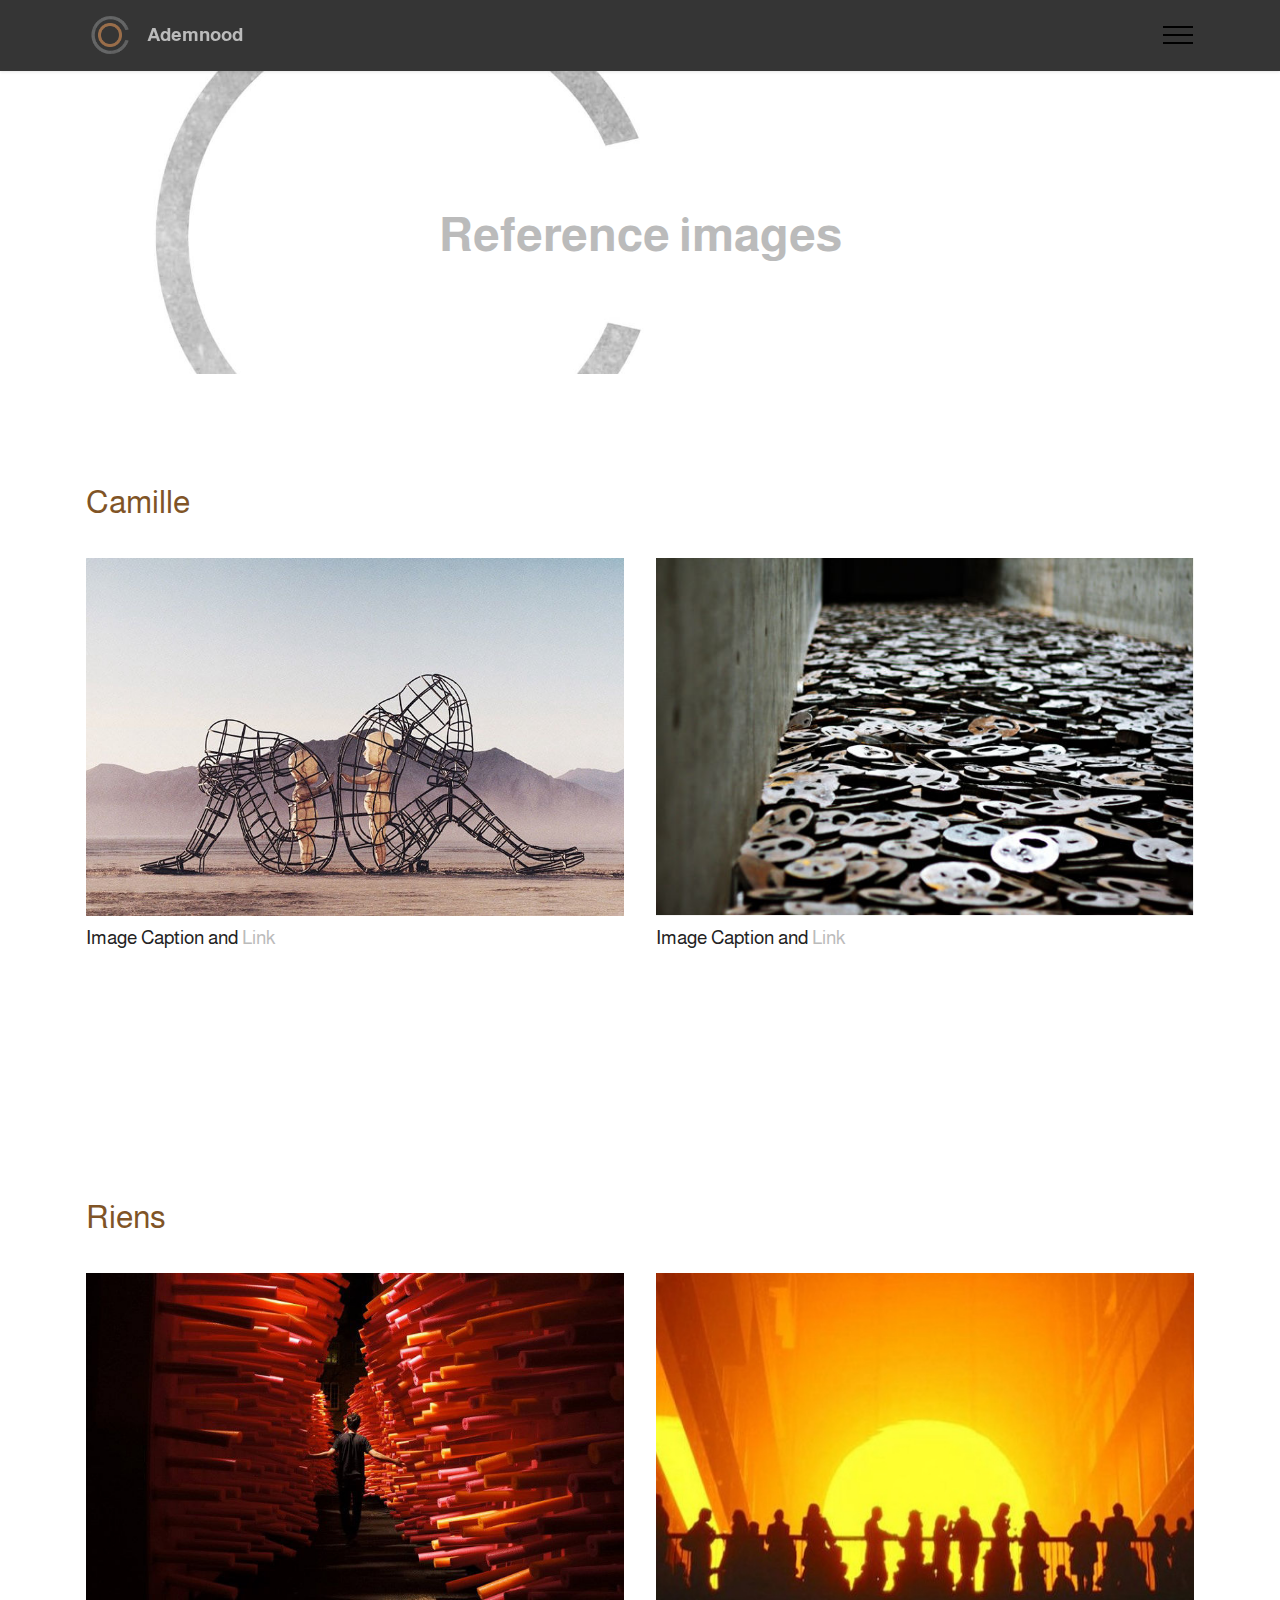
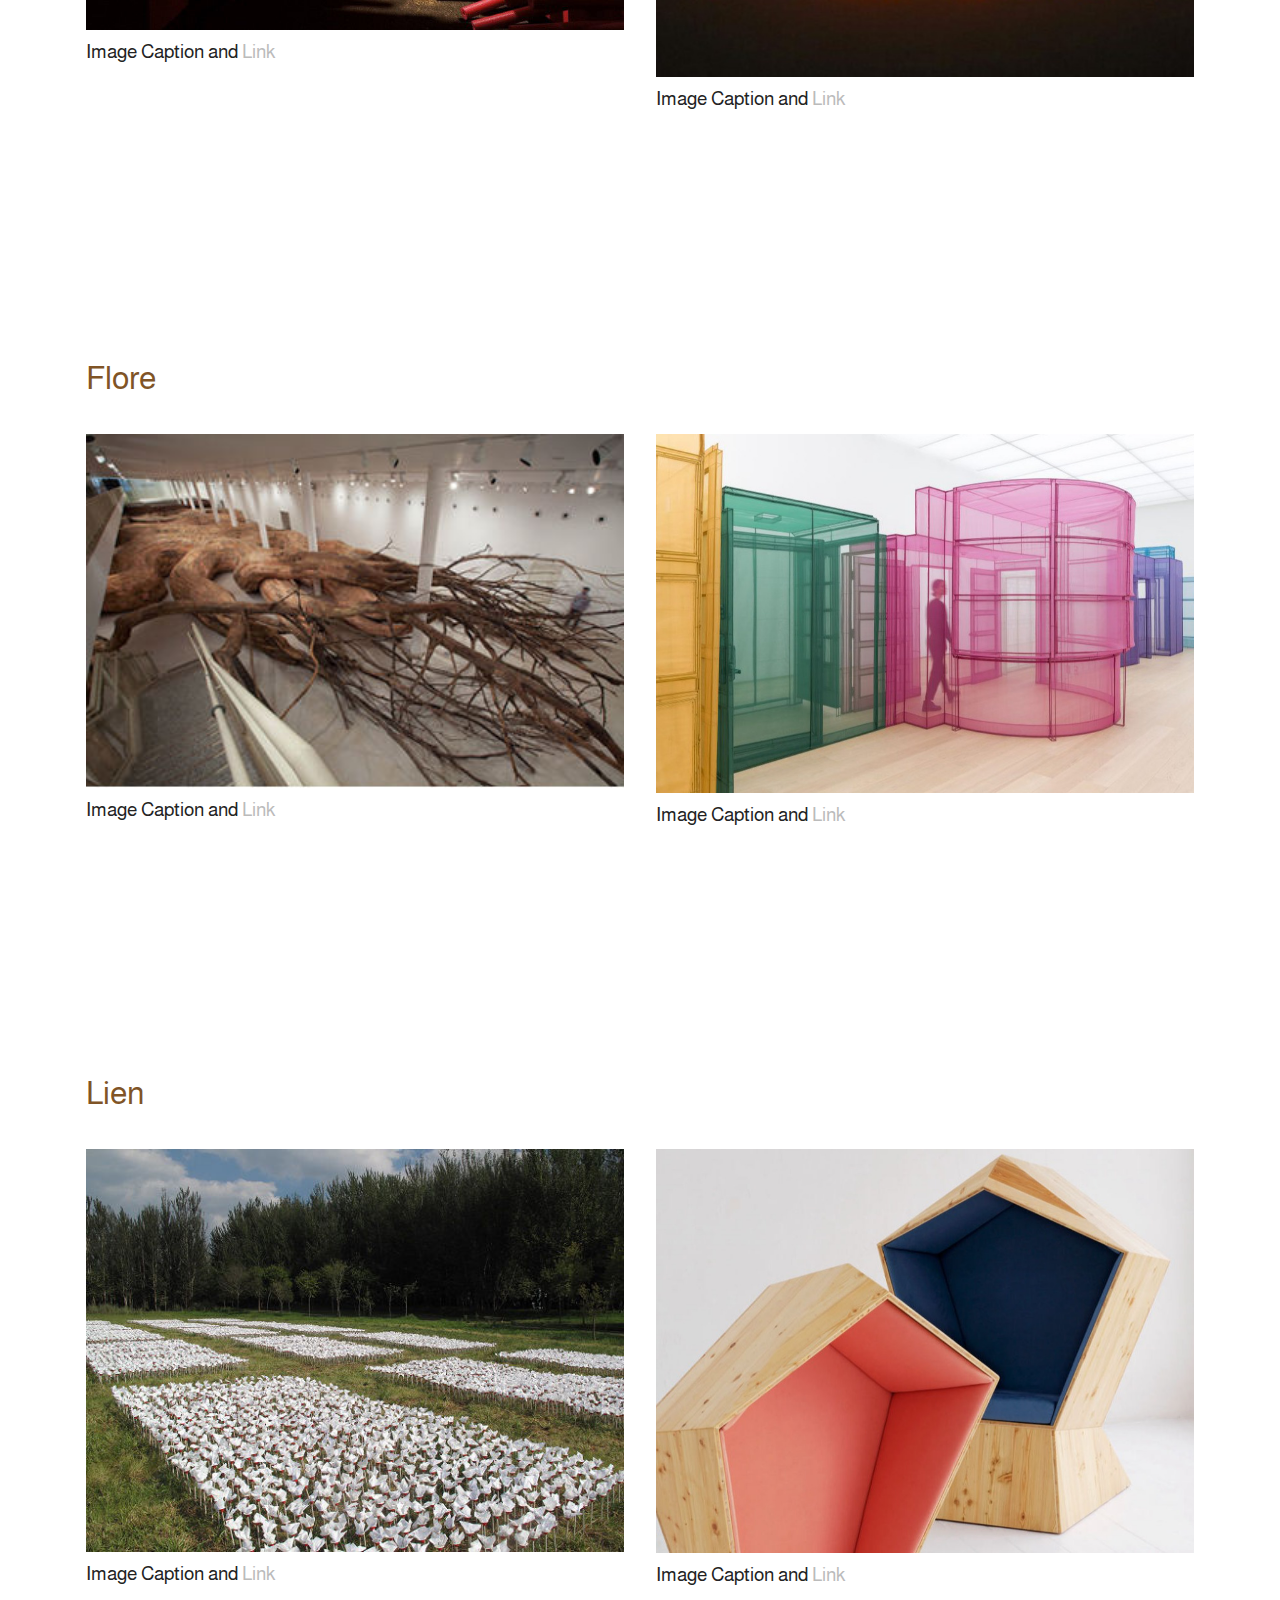
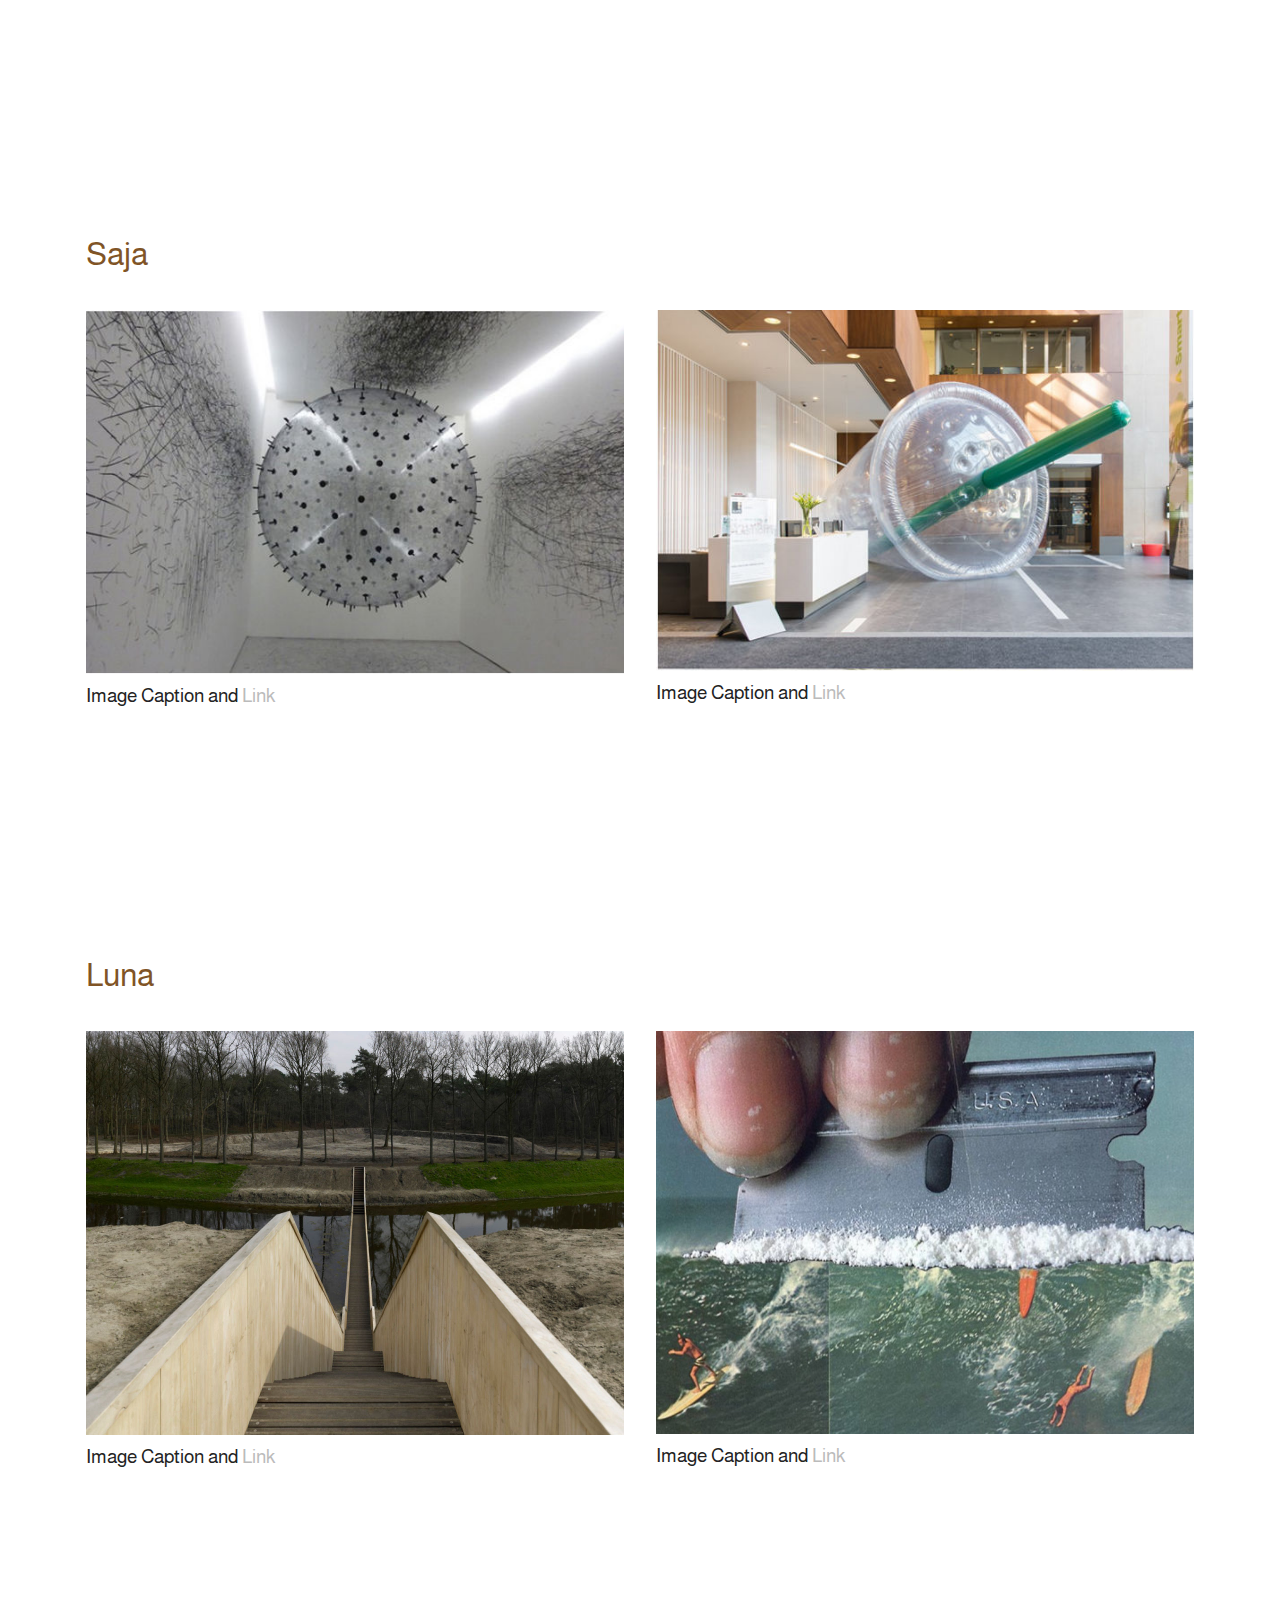
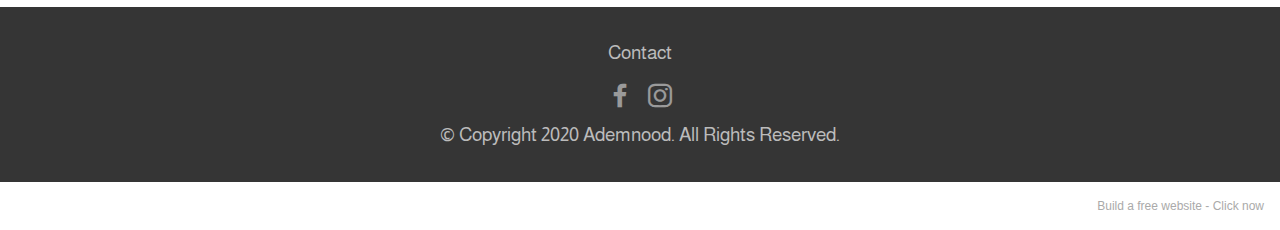
<file: page5.html>
<!DOCTYPE html>
<html  >
<head>
  <!-- Site made with Mobirise Website Builder v5.2.0, https://mobirise.com -->
  <meta charset="UTF-8">
  <meta http-equiv="X-UA-Compatible" content="IE=edge">
  <meta name="generator" content="Mobirise v5.2.0, mobirise.com">
  <meta name="viewport" content="width=device-width, initial-scale=1, minimum-scale=1">
  <link rel="shortcut icon" href="assets/images/logo-b11artboard-42x-80x80.png" type="image/x-icon">
  <meta name="description" content="">
  
  
  <title>Katern A</title>
  <link rel="stylesheet" href="assets/web/assets/mobirise-icons2/mobirise2.css">
  <link rel="stylesheet" href="assets/tether/tether.min.css">
  <link rel="stylesheet" href="assets/bootstrap/css/bootstrap.min.css">
  <link rel="stylesheet" href="assets/bootstrap/css/bootstrap-grid.min.css">
  <link rel="stylesheet" href="assets/bootstrap/css/bootstrap-reboot.min.css">
  <link rel="stylesheet" href="assets/dropdown/css/style.css">
  <link rel="stylesheet" href="assets/socicon/css/styles.css">
  <link rel="stylesheet" href="assets/theme/css/style.css">
  <link rel="preload" as="style" href="assets/mobirise/css/mbr-additional.css"><link rel="stylesheet" href="assets/mobirise/css/mbr-additional.css" type="text/css">
  
  
  
  
</head>
<body>
  
  <section class="menu menu2 cid-sgTD7K5zZI" once="menu" id="menu2-y">
    
    <nav class="navbar navbar-dropdown navbar-fixed-top collapsed">
        <div class="container">
            <div class="navbar-brand">
                <span class="navbar-logo">
                    <a href="https://mobiri.se">
                        <img src="assets/images/logo-b11artboard-42x-80x80.png" alt="Mobirise" style="height: 3rem;">
                    </a>
                </span>
                <span class="navbar-caption-wrap"><a class="navbar-caption text-primary display-7" href="index.html">Ademnood</a></span>
            </div>
            <button class="navbar-toggler" type="button" data-toggle="collapse" data-target="#navbarSupportedContent" aria-controls="navbarNavAltMarkup" aria-expanded="false" aria-label="Toggle navigation">
                <div class="hamburger">
                    <span></span>
                    <span></span>
                    <span></span>
                    <span></span>
                </div>
            </button>
            <div class="collapse navbar-collapse" id="navbarSupportedContent">
                <ul class="navbar-nav nav-dropdown nav-right" data-app-modern-menu="true"><li class="nav-item dropdown"><a class="nav-link link dropdown-toggle text-primary display-4" href="#" aria-expanded="false" data-toggle="dropdown-submenu">Proces</a><div class="dropdown-menu"><a class="text-primary dropdown-item display-4" href="index.html" aria-expanded="true">Timeline</a><a class="text-primary dropdown-item display-4" href="page5.html" aria-expanded="true">Katern A</a><a class="text-primary dropdown-item display-4" href="page6.html" aria-expanded="true">Katern B</a><a class="text-primary dropdown-item display-4" href="page7.html" aria-expanded="true">Katern C</a></div></li><li class="nav-item"><a class="nav-link link text-primary display-4" href="page9.html">Concept</a></li><li class="nav-item"><a class="nav-link link text-primary display-4" href="page1.html">Resultaat</a></li>
                    <li class="nav-item"><a class="nav-link link text-primary display-4" href="page4.html" aria-expanded="false">Team</a></li><li class="nav-item"><a class="nav-link link text-primary display-4" href="page2.html">Contact</a></li></ul>
                <div class="icons-menu">
                    <a class="iconfont-wrapper" href="https://www.facebook.com/Constante-Confrontatie-103755984905448/?tn-str=k*F" target="_blank">
                        <span class="p-2 mbr-iconfont socicon-facebook socicon"></span>
                    </a>
                    <a class="iconfont-wrapper" href="https://www.instagram.com/ademnood.art/" target="_blank">
                        <span class="p-2 mbr-iconfont socicon-instagram socicon"></span>
                    </a>
                    
                    
                </div>
                
            </div>
        </div>
    </nav>
</section>

<section class="header6 cid-shUL5DyfEQ" id="header6-1u">

    

    

    <div class="align-center container">
        <div class="row justify-content-center">
            <div class="col-12 col-lg-10">
                <h1 class="mbr-section-title mbr-fonts-style mbr-white mb-3 display-2"><strong><br></strong><strong>Reference images</strong></h1>
                
                
                
            </div>
        </div>
    </div>
</section>

<section class="gallery5 mbr-gallery cid-shn2tSOlfj" id="gallery5-11">
    

    

    <div class="container">
        <div class="mbr-section-head">
            
            <h4 class="mbr-section-subtitle mbr-fonts-style align-center mb-0 mt-2 display-5">Camille</h4>
        </div>
        <div class="row mbr-gallery mt-4">
            <div class="col-12 col-md-6 col-lg-6 item gallery-image">
                <div class="item-wrapper" data-toggle="modal" data-target="#siS0IzxclR-modal">
                    <img class="w-100" src="assets/images/afbeelding-1-800x533.jpg" alt="" data-slide-to="0" data-target="#lb-siS0IzxclR">
                    <div class="icon-wrapper">
                        <span class="mobi-mbri mobi-mbri-search mbr-iconfont mbr-iconfont-btn"></span>
                    </div>
                </div>
                <h6 class="mbr-item-subtitle mbr-fonts-style align-center mb-2 mt-2 display-7">
                    Image Caption and <a href="#" class="text-primary">Link</a>
                </h6>
            </div><div class="col-12 col-md-6 col-lg-6 item gallery-image">
                <div class="item-wrapper" data-toggle="modal" data-target="#siS0IzxclR-modal">
                    <img class="w-100" src="assets/images/foto-6-566x377.jpg" alt="" data-slide-to="1" data-target="#lb-siS0IzxclR">
                    <div class="icon-wrapper">
                        <span class="mobi-mbri mobi-mbri-search mbr-iconfont mbr-iconfont-btn"></span>
                    </div>
                </div>
                <h6 class="mbr-item-subtitle mbr-fonts-style align-center mb-2 mt-2 display-7">
                    Image Caption and <a href="#" class="text-primary">Link</a>
                </h6>
            </div>
            
            
            
        </div>

        <div class="modal mbr-slider" tabindex="-1" role="dialog" aria-hidden="true" id="siS0IzxclR-modal">
            <div class="modal-dialog" role="document">
                <div class="modal-content">
                    <div class="modal-body">
                        <div class="carousel slide" id="lb-siS0IzxclR" data-interval="5000">
                            <div class="carousel-inner">
                                <div class="carousel-item active">
                                    <img class="d-block w-100" src="assets/images/afbeelding-1-800x533.jpg" alt="">
                                </div><div class="carousel-item">
                                    <img class="d-block w-100" src="assets/images/foto-6-566x377.jpg" alt="">
                                </div>
                                
                                
                                
                            </div>
                            <ol class="carousel-indicators">
                                <li data-slide-to="0" class="active" data-target="#lb-siS0IzxclR"></li>
                                <li data-slide-to="1" data-target="#lb-siS0IzxclR"></li>
                                
                                
                            </ol>
                            <a role="button" href="" class="close" data-dismiss="modal" aria-label="Close">
                            </a>
                            <a class="carousel-control-prev carousel-control" role="button" data-slide="prev" href="#lb-siS0IzxclR">
                                <span class="mobi-mbri mobi-mbri-arrow-prev" aria-hidden="true"></span>
                                <span class="sr-only">Previous</span>
                            </a>
                            <a class="carousel-control-next carousel-control" role="button" data-slide="next" href="#lb-siS0IzxclR">
                                <span class="mobi-mbri mobi-mbri-arrow-next" aria-hidden="true"></span>
                                <span class="sr-only">Next</span>
                            </a>
                        </div>
                    </div>
                </div>
            </div>
        </div>
    </div>
</section>

<section class="gallery5 mbr-gallery cid-shIZga274n" id="gallery5-1o">
    

    

    <div class="container">
        <div class="mbr-section-head">
            
            <h4 class="mbr-section-subtitle mbr-fonts-style align-center mb-0 mt-2 display-5">Riens</h4>
        </div>
        <div class="row mbr-gallery mt-4">
            <div class="col-12 col-md-6 col-lg-6 item gallery-image">
                <div class="item-wrapper" data-toggle="modal" data-target="#siS0IA6dDf-modal">
                    <img class="w-100" src="assets/images/foto-2-750x498.jpg" alt="" data-slide-to="0" data-target="#lb-siS0IA6dDf">
                    <div class="icon-wrapper">
                        <span class="mobi-mbri mobi-mbri-search mbr-iconfont mbr-iconfont-btn"></span>
                    </div>
                </div>
                <h6 class="mbr-item-subtitle mbr-fonts-style align-center mb-2 mt-2 display-7">
                    Image Caption and <a href="#" class="text-primary">Link</a>
                </h6>
            </div>
            <div class="col-12 col-md-6 col-lg-6 item gallery-image">
                <div class="item-wrapper" data-toggle="modal" data-target="#siS0IA6dDf-modal">
                    <img class="w-100" src="assets/images/foto-19-1076x1441.jpeg" alt="" data-slide-to="1" data-target="#lb-siS0IA6dDf">
                    <div class="icon-wrapper">
                        <span class="mobi-mbri mobi-mbri-search mbr-iconfont mbr-iconfont-btn"></span>
                    </div>
                </div>
                <h6 class="mbr-item-subtitle mbr-fonts-style align-center mb-2 mt-2 display-7">
                    Image Caption and <a href="#" class="text-primary">Link</a>
                </h6>
            </div>
            
            
        </div>

        <div class="modal mbr-slider" tabindex="-1" role="dialog" aria-hidden="true" id="siS0IA6dDf-modal">
            <div class="modal-dialog" role="document">
                <div class="modal-content">
                    <div class="modal-body">
                        <div class="carousel slide" id="lb-siS0IA6dDf" data-interval="5000">
                            <div class="carousel-inner">
                                <div class="carousel-item active">
                                    <img class="d-block w-100" src="assets/images/foto-2-750x498.jpg" alt="">
                                </div>
                                <div class="carousel-item">
                                    <img class="d-block w-100" src="assets/images/foto-19-1076x1441.jpeg" alt="">
                                </div>
                                
                                
                            </div>
                            <ol class="carousel-indicators">
                                <li data-slide-to="0" class="active" data-target="#lb-siS0IA6dDf"></li>
                                <li data-slide-to="1" data-target="#lb-siS0IA6dDf"></li>
                                
                                
                            </ol>
                            <a role="button" href="" class="close" data-dismiss="modal" aria-label="Close">
                            </a>
                            <a class="carousel-control-prev carousel-control" role="button" data-slide="prev" href="#lb-siS0IA6dDf">
                                <span class="mobi-mbri mobi-mbri-arrow-prev" aria-hidden="true"></span>
                                <span class="sr-only">Previous</span>
                            </a>
                            <a class="carousel-control-next carousel-control" role="button" data-slide="next" href="#lb-siS0IA6dDf">
                                <span class="mobi-mbri mobi-mbri-arrow-next" aria-hidden="true"></span>
                                <span class="sr-only">Next</span>
                            </a>
                        </div>
                    </div>
                </div>
            </div>
        </div>
    </div>
</section>

<section class="gallery5 mbr-gallery cid-shn2ullWFY" id="gallery5-12">
    

    

    <div class="container">
        <div class="mbr-section-head">
            
            <h4 class="mbr-section-subtitle mbr-fonts-style align-center mb-0 mt-2 display-5">Flore</h4>
        </div>
        <div class="row mbr-gallery mt-4">
            <div class="col-12 col-md-6 col-lg-6 item gallery-image">
                <div class="item-wrapper" data-toggle="modal" data-target="#siS0IAGJHl-modal">
                    <img class="w-100" src="assets/images/foto-3-360x237.jpg" alt="" data-slide-to="0" data-target="#lb-siS0IAGJHl">
                    <div class="icon-wrapper">
                        <span class="mobi-mbri mobi-mbri-search mbr-iconfont mbr-iconfont-btn"></span>
                    </div>
                </div>
                <h6 class="mbr-item-subtitle mbr-fonts-style align-center mb-2 mt-2 display-7">
                    Image Caption and <a href="#" class="text-primary">Link</a>
                </h6>
            </div>
            <div class="col-12 col-md-6 col-lg-6 item gallery-image">
                <div class="item-wrapper" data-toggle="modal" data-target="#siS0IAGJHl-modal">
                    <img class="w-100" src="assets/images/foto-13-1024x683.jpeg" alt="" data-slide-to="1" data-target="#lb-siS0IAGJHl">
                    <div class="icon-wrapper">
                        <span class="mobi-mbri mobi-mbri-search mbr-iconfont mbr-iconfont-btn"></span>
                    </div>
                </div>
                <h6 class="mbr-item-subtitle mbr-fonts-style align-center mb-2 mt-2 display-7">
                    Image Caption and <a href="#" class="text-primary">Link</a>
                </h6>
            </div>
            
            
        </div>

        <div class="modal mbr-slider" tabindex="-1" role="dialog" aria-hidden="true" id="siS0IAGJHl-modal">
            <div class="modal-dialog" role="document">
                <div class="modal-content">
                    <div class="modal-body">
                        <div class="carousel slide" id="lb-siS0IAGJHl" data-interval="5000">
                            <div class="carousel-inner">
                                <div class="carousel-item active">
                                    <img class="d-block w-100" src="assets/images/foto-3-360x237.jpg" alt="">
                                </div>
                                <div class="carousel-item">
                                    <img class="d-block w-100" src="assets/images/foto-13-1024x683.jpeg" alt="">
                                </div>
                                
                                
                            </div>
                            <ol class="carousel-indicators">
                                <li data-slide-to="0" class="active" data-target="#lb-siS0IAGJHl"></li>
                                <li data-slide-to="1" data-target="#lb-siS0IAGJHl"></li>
                                
                                
                            </ol>
                            <a role="button" href="" class="close" data-dismiss="modal" aria-label="Close">
                            </a>
                            <a class="carousel-control-prev carousel-control" role="button" data-slide="prev" href="#lb-siS0IAGJHl">
                                <span class="mobi-mbri mobi-mbri-arrow-prev" aria-hidden="true"></span>
                                <span class="sr-only">Previous</span>
                            </a>
                            <a class="carousel-control-next carousel-control" role="button" data-slide="next" href="#lb-siS0IAGJHl">
                                <span class="mobi-mbri mobi-mbri-arrow-next" aria-hidden="true"></span>
                                <span class="sr-only">Next</span>
                            </a>
                        </div>
                    </div>
                </div>
            </div>
        </div>
    </div>
</section>

<section class="gallery5 mbr-gallery cid-shn2uMAOtw" id="gallery5-13">
    

    

    <div class="container">
        <div class="mbr-section-head">
            
            <h4 class="mbr-section-subtitle mbr-fonts-style align-center mb-0 mt-2 display-5">Lien</h4>
        </div>
        <div class="row mbr-gallery mt-4">
            <div class="col-12 col-md-6 col-lg-6 item gallery-image">
                <div class="item-wrapper" data-toggle="modal" data-target="#siS0IBgoMW-modal">
                    <img class="w-100" src="assets/images/foto-11-550x412.jpg" alt="" data-slide-to="0" data-target="#lb-siS0IBgoMW">
                    <div class="icon-wrapper">
                        <span class="mobi-mbri mobi-mbri-search mbr-iconfont mbr-iconfont-btn"></span>
                    </div>
                </div>
                <h6 class="mbr-item-subtitle mbr-fonts-style align-center mb-2 mt-2 display-7">
                    Image Caption and <a href="#" class="text-primary">Link</a>
                </h6>
            </div>
            <div class="col-12 col-md-6 col-lg-6 item gallery-image">
                <div class="item-wrapper" data-toggle="modal" data-target="#siS0IBgoMW-modal">
                    <img class="w-100" src="assets/images/foto-12-1076x1221.jpeg" alt="" data-slide-to="1" data-target="#lb-siS0IBgoMW">
                    <div class="icon-wrapper">
                        <span class="mobi-mbri mobi-mbri-search mbr-iconfont mbr-iconfont-btn"></span>
                    </div>
                </div>
                <h6 class="mbr-item-subtitle mbr-fonts-style align-center mb-2 mt-2 display-7">
                    Image Caption and <a href="#" class="text-primary">Link</a>
                </h6>
            </div>
            
            
        </div>

        <div class="modal mbr-slider" tabindex="-1" role="dialog" aria-hidden="true" id="siS0IBgoMW-modal">
            <div class="modal-dialog" role="document">
                <div class="modal-content">
                    <div class="modal-body">
                        <div class="carousel slide" id="lb-siS0IBgoMW" data-interval="5000">
                            <div class="carousel-inner">
                                <div class="carousel-item active">
                                    <img class="d-block w-100" src="assets/images/foto-11-550x412.jpg" alt="">
                                </div>
                                <div class="carousel-item">
                                    <img class="d-block w-100" src="assets/images/foto-12-1076x1221.jpeg" alt="">
                                </div>
                                
                                
                            </div>
                            <ol class="carousel-indicators">
                                <li data-slide-to="0" class="active" data-target="#lb-siS0IBgoMW"></li>
                                <li data-slide-to="1" data-target="#lb-siS0IBgoMW"></li>
                                
                                
                            </ol>
                            <a role="button" href="" class="close" data-dismiss="modal" aria-label="Close">
                            </a>
                            <a class="carousel-control-prev carousel-control" role="button" data-slide="prev" href="#lb-siS0IBgoMW">
                                <span class="mobi-mbri mobi-mbri-arrow-prev" aria-hidden="true"></span>
                                <span class="sr-only">Previous</span>
                            </a>
                            <a class="carousel-control-next carousel-control" role="button" data-slide="next" href="#lb-siS0IBgoMW">
                                <span class="mobi-mbri mobi-mbri-arrow-next" aria-hidden="true"></span>
                                <span class="sr-only">Next</span>
                            </a>
                        </div>
                    </div>
                </div>
            </div>
        </div>
    </div>
</section>

<section class="gallery5 mbr-gallery cid-shn2vFNq07" id="gallery5-14">
    

    

    <div class="container">
        <div class="mbr-section-head">
            
            <h4 class="mbr-section-subtitle mbr-fonts-style align-center mb-0 mt-2 display-5">Saja</h4>
        </div>
        <div class="row mbr-gallery mt-4">
            <div class="col-12 col-md-6 col-lg-6 item gallery-image">
                <div class="item-wrapper" data-toggle="modal" data-target="#siS0IBKpwX-modal">
                    <img class="w-100" src="assets/images/foto-10-600x406.jpg" alt="" data-slide-to="0" data-target="#lb-siS0IBKpwX">
                    <div class="icon-wrapper">
                        <span class="mobi-mbri mobi-mbri-search mbr-iconfont mbr-iconfont-btn"></span>
                    </div>
                </div>
                <h6 class="mbr-item-subtitle mbr-fonts-style align-center mb-2 mt-2 display-7">
                    Image Caption and <a href="#" class="text-primary">Link</a>
                </h6>
            </div>
            <div class="col-12 col-md-6 col-lg-6 item gallery-image">
                <div class="item-wrapper" data-toggle="modal" data-target="#siS0IBKpwX-modal">
                    <img class="w-100" src="assets/images/foto-9-604x406.jpg" alt="" data-slide-to="1" data-target="#lb-siS0IBKpwX">
                    <div class="icon-wrapper">
                        <span class="mobi-mbri mobi-mbri-search mbr-iconfont mbr-iconfont-btn"></span>
                    </div>
                </div>
                <h6 class="mbr-item-subtitle mbr-fonts-style align-center mb-2 mt-2 display-7">
                    Image Caption and <a href="#" class="text-primary">Link</a>
                </h6>
            </div>
            
            
        </div>

        <div class="modal mbr-slider" tabindex="-1" role="dialog" aria-hidden="true" id="siS0IBKpwX-modal">
            <div class="modal-dialog" role="document">
                <div class="modal-content">
                    <div class="modal-body">
                        <div class="carousel slide" id="lb-siS0IBKpwX" data-interval="5000">
                            <div class="carousel-inner">
                                <div class="carousel-item active">
                                    <img class="d-block w-100" src="assets/images/foto-10-600x406.jpg" alt="">
                                </div>
                                <div class="carousel-item">
                                    <img class="d-block w-100" src="assets/images/foto-9-604x406.jpg" alt="">
                                </div>
                                
                                
                            </div>
                            <ol class="carousel-indicators">
                                <li data-slide-to="0" class="active" data-target="#lb-siS0IBKpwX"></li>
                                <li data-slide-to="1" data-target="#lb-siS0IBKpwX"></li>
                                
                                
                            </ol>
                            <a role="button" href="" class="close" data-dismiss="modal" aria-label="Close">
                            </a>
                            <a class="carousel-control-prev carousel-control" role="button" data-slide="prev" href="#lb-siS0IBKpwX">
                                <span class="mobi-mbri mobi-mbri-arrow-prev" aria-hidden="true"></span>
                                <span class="sr-only">Previous</span>
                            </a>
                            <a class="carousel-control-next carousel-control" role="button" data-slide="next" href="#lb-siS0IBKpwX">
                                <span class="mobi-mbri mobi-mbri-arrow-next" aria-hidden="true"></span>
                                <span class="sr-only">Next</span>
                            </a>
                        </div>
                    </div>
                </div>
            </div>
        </div>
    </div>
</section>

<section class="gallery5 mbr-gallery cid-shni8g3NuY" id="gallery5-1l">
    

    

    <div class="container">
        <div class="mbr-section-head">
            
            <h4 class="mbr-section-subtitle mbr-fonts-style align-center mb-0 mt-2 display-5">Luna</h4>
        </div>
        <div class="row mbr-gallery mt-4">
            <div class="col-12 col-md-6 col-lg-6 item gallery-image">
                <div class="item-wrapper" data-toggle="modal" data-target="#siS0ICnBpc-modal">
                    <img class="w-100" src="assets/images/foto-16-1076x808.jpg" alt="" data-slide-to="0" data-target="#lb-siS0ICnBpc">
                    <div class="icon-wrapper">
                        <span class="mobi-mbri mobi-mbri-search mbr-iconfont mbr-iconfont-btn"></span>
                    </div>
                </div>
                <h6 class="mbr-item-subtitle mbr-fonts-style align-center mb-2 mt-2 display-7">
                    Image Caption and <a href="#" class="text-primary">Link</a>
                </h6>
            </div>
            <div class="col-12 col-md-6 col-lg-6 item gallery-image">
                <div class="item-wrapper" data-toggle="modal" data-target="#siS0ICnBpc-modal">
                    <img class="w-100" src="assets/images/foto-17-1076x911.jpeg" alt="" data-slide-to="1" data-target="#lb-siS0ICnBpc">
                    <div class="icon-wrapper">
                        <span class="mobi-mbri mobi-mbri-search mbr-iconfont mbr-iconfont-btn"></span>
                    </div>
                </div>
                <h6 class="mbr-item-subtitle mbr-fonts-style align-center mb-2 mt-2 display-7">
                    Image Caption and <a href="#" class="text-primary">Link</a>
                </h6>
            </div>
            
            
        </div>

        <div class="modal mbr-slider" tabindex="-1" role="dialog" aria-hidden="true" id="siS0ICnBpc-modal">
            <div class="modal-dialog" role="document">
                <div class="modal-content">
                    <div class="modal-body">
                        <div class="carousel slide" id="lb-siS0ICnBpc" data-interval="5000">
                            <div class="carousel-inner">
                                <div class="carousel-item active">
                                    <img class="d-block w-100" src="assets/images/foto-16-1076x808.jpg" alt="">
                                </div>
                                <div class="carousel-item">
                                    <img class="d-block w-100" src="assets/images/foto-17-1076x911.jpeg" alt="">
                                </div>
                                
                                
                            </div>
                            <ol class="carousel-indicators">
                                <li data-slide-to="0" class="active" data-target="#lb-siS0ICnBpc"></li>
                                <li data-slide-to="1" data-target="#lb-siS0ICnBpc"></li>
                                
                                
                            </ol>
                            <a role="button" href="" class="close" data-dismiss="modal" aria-label="Close">
                            </a>
                            <a class="carousel-control-prev carousel-control" role="button" data-slide="prev" href="#lb-siS0ICnBpc">
                                <span class="mobi-mbri mobi-mbri-arrow-prev" aria-hidden="true"></span>
                                <span class="sr-only">Previous</span>
                            </a>
                            <a class="carousel-control-next carousel-control" role="button" data-slide="next" href="#lb-siS0ICnBpc">
                                <span class="mobi-mbri mobi-mbri-arrow-next" aria-hidden="true"></span>
                                <span class="sr-only">Next</span>
                            </a>
                        </div>
                    </div>
                </div>
            </div>
        </div>
    </div>
</section>

<section class="footer3 cid-shlRQKzW8U" once="footers" id="footer3-z">

    

    

    <div class="container">
        <div class="media-container-row align-center mbr-white">
            <div class="row row-links">
                <ul class="foot-menu">
                    
                    
                    
                    
                    
                <li class="foot-menu-item mbr-fonts-style display-7"><a href="page2.html" class="text-primary">Contact</a></li></ul>
            </div>
            <div class="row social-row">
                <div class="social-list align-right pb-2">
                    
                    
                    
                    
                    
                    
                <div class="soc-item">
                        <a href="https://www.facebook.com/Constante-Confrontatie-103755984905448/?tn-str=k*F" target="_blank">
                            <span class="mbr-iconfont mbr-iconfont-social socicon-facebook socicon"></span>
                        </a>
                    </div><div class="soc-item">
                        <a href="https://www.instagram.com/ademnood.art/" target="_blank">
                            <span class="mbr-iconfont mbr-iconfont-social socicon-instagram socicon"></span>
                        </a>
                    </div></div>
            </div>
            <div class="row row-copirayt">
                <p class="mbr-text mb-0 mbr-fonts-style mbr-white align-center display-7">
                    © Copyright 2020 Ademnood. All Rights Reserved.
                </p>
            </div>
        </div>
    </div>
</section><section style="background-color: #fff; font-family: -apple-system, BlinkMacSystemFont, 'Segoe UI', 'Roboto', 'Helvetica Neue', Arial, sans-serif; color:#aaa; font-size:12px; padding: 0; align-items: center; display: flex;"><a href="https://mobirise.site/j" style="flex: 1 1; height: 3rem; padding-left: 1rem;"></a><p style="flex: 0 0 auto; margin:0; padding-right:1rem;">Build a free website - <a href="https://mobirise.site/v" style="color:#aaa;">Click now</a></p></section><script src="assets/web/assets/jquery/jquery.min.js"></script>  <script src="assets/popper/popper.min.js"></script>  <script src="assets/tether/tether.min.js"></script>  <script src="assets/bootstrap/js/bootstrap.min.js"></script>  <script src="assets/smoothscroll/smooth-scroll.js"></script>  <script src="assets/dropdown/js/nav-dropdown.js"></script>  <script src="assets/dropdown/js/navbar-dropdown.js"></script>  <script src="assets/touchswipe/jquery.touch-swipe.min.js"></script>  <script src="assets/theme/js/script.js"></script>  
  
  
</body>
</html>
</file>
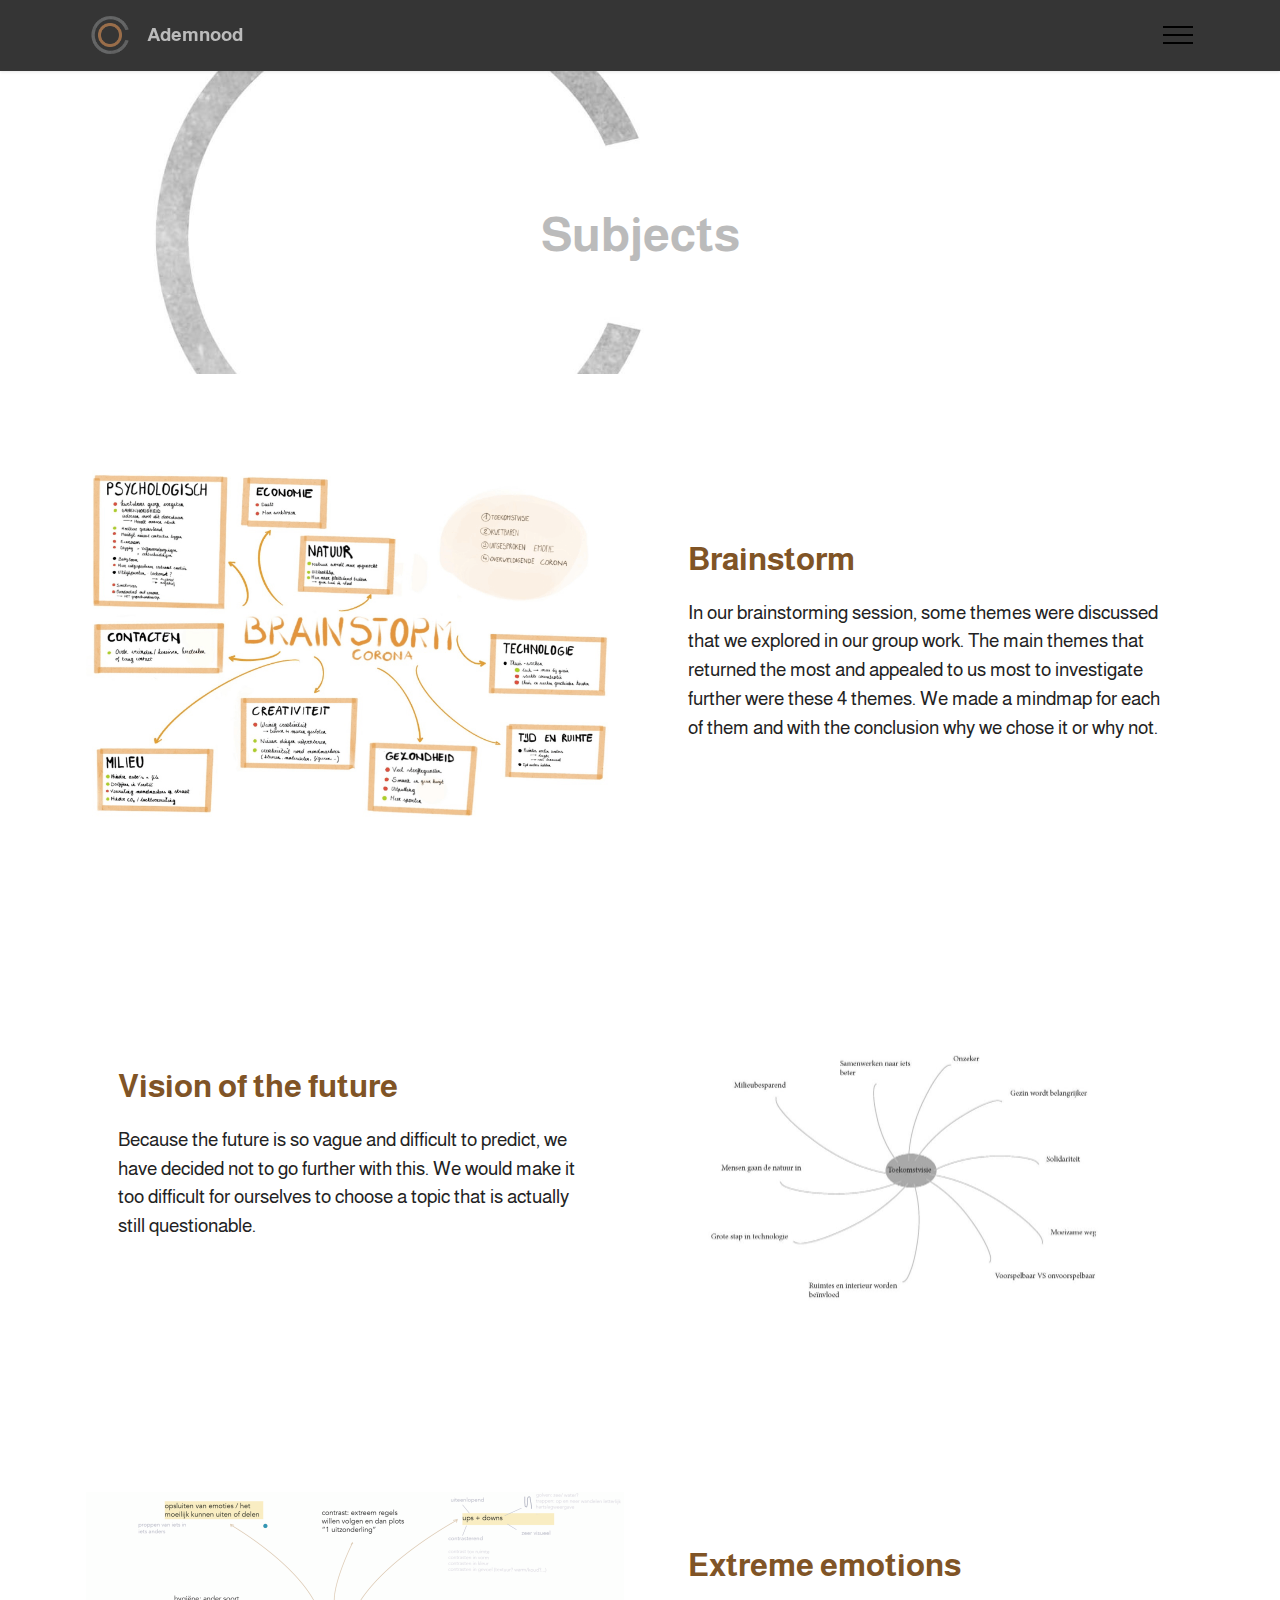
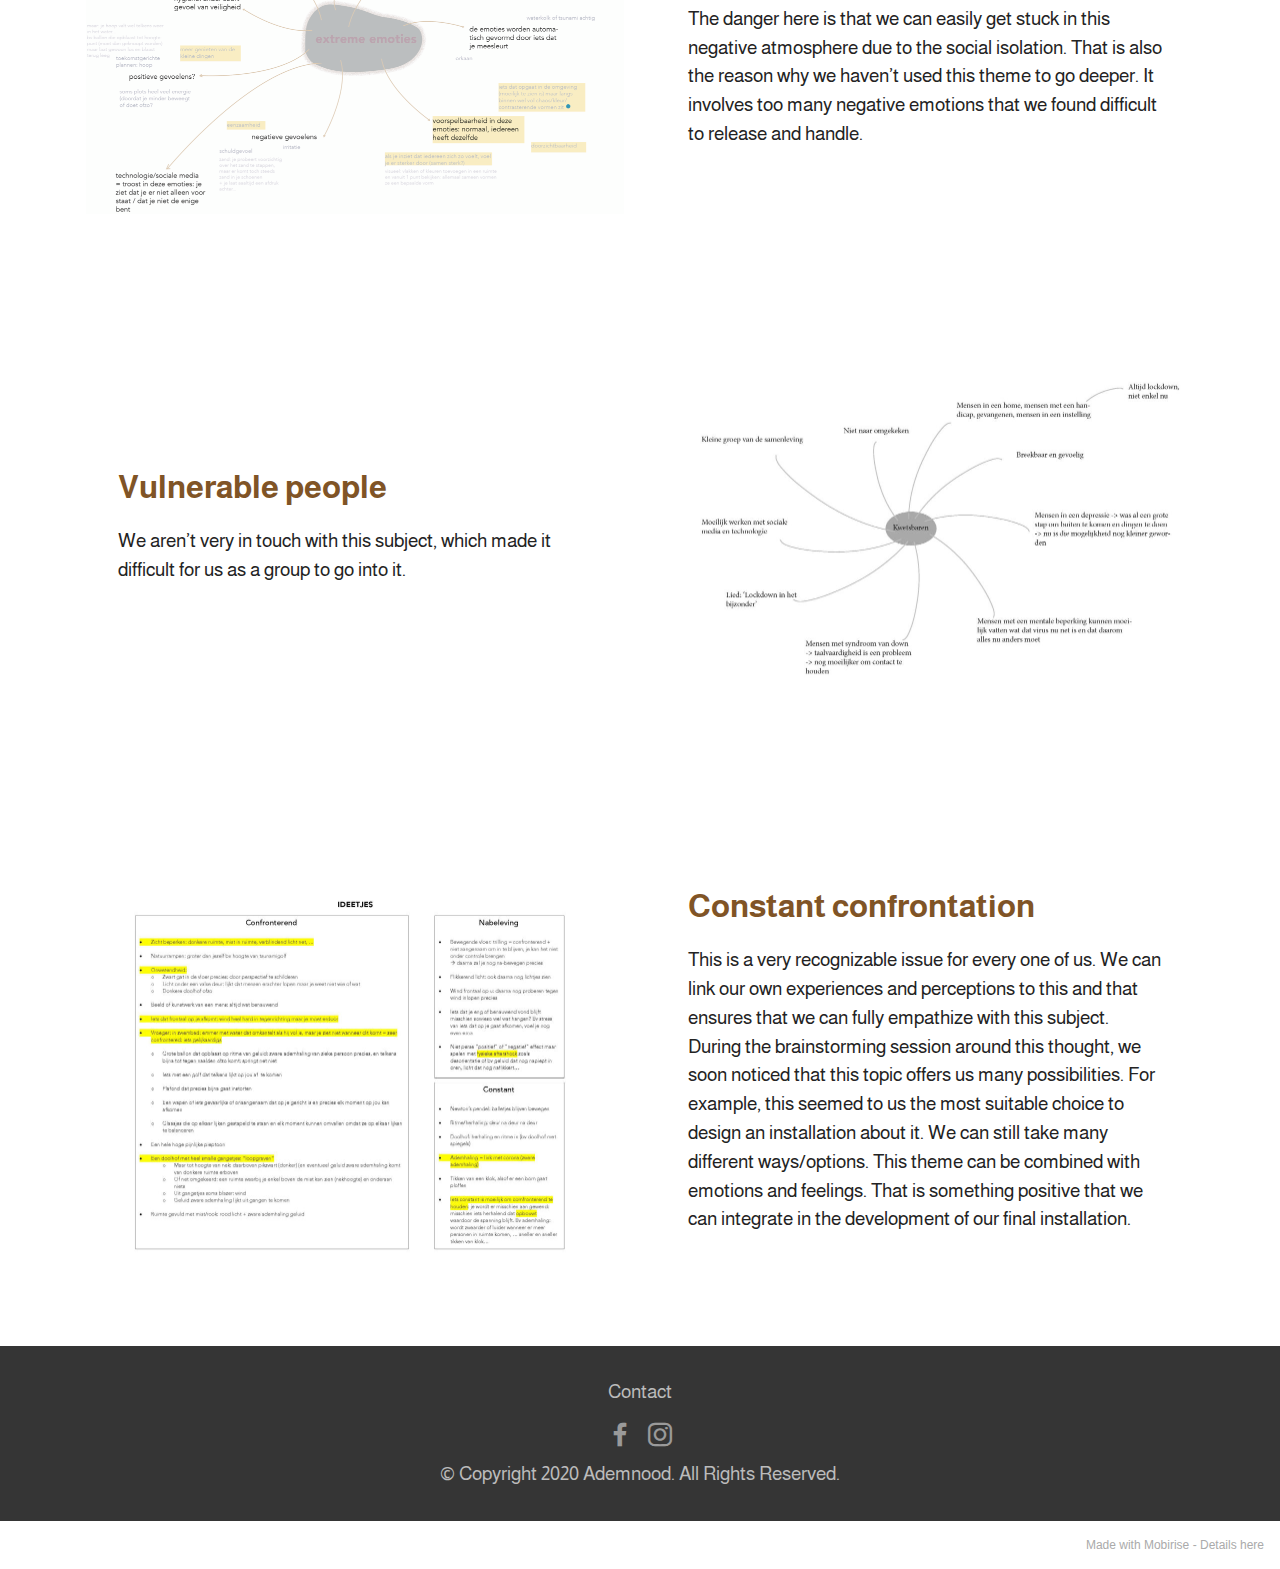
<file: page6.html>
<!DOCTYPE html>
<html  >
<head>
  <!-- Site made with Mobirise Website Builder v5.2.0, https://mobirise.com -->
  <meta charset="UTF-8">
  <meta http-equiv="X-UA-Compatible" content="IE=edge">
  <meta name="generator" content="Mobirise v5.2.0, mobirise.com">
  <meta name="viewport" content="width=device-width, initial-scale=1, minimum-scale=1">
  <link rel="shortcut icon" href="assets/images/logo-b11artboard-42x-80x80.png" type="image/x-icon">
  <meta name="description" content="">
  
  
  <title>Katern B</title>
  <link rel="stylesheet" href="assets/tether/tether.min.css">
  <link rel="stylesheet" href="assets/bootstrap/css/bootstrap.min.css">
  <link rel="stylesheet" href="assets/bootstrap/css/bootstrap-grid.min.css">
  <link rel="stylesheet" href="assets/bootstrap/css/bootstrap-reboot.min.css">
  <link rel="stylesheet" href="assets/dropdown/css/style.css">
  <link rel="stylesheet" href="assets/socicon/css/styles.css">
  <link rel="stylesheet" href="assets/theme/css/style.css">
  <link rel="preload" as="style" href="assets/mobirise/css/mbr-additional.css"><link rel="stylesheet" href="assets/mobirise/css/mbr-additional.css" type="text/css">
  
  
  
  
</head>
<body>
  
  <section class="menu menu2 cid-sgTD7K5zZI" once="menu" id="menu2-15">
    
    <nav class="navbar navbar-dropdown navbar-fixed-top collapsed">
        <div class="container">
            <div class="navbar-brand">
                <span class="navbar-logo">
                    <a href="https://mobiri.se">
                        <img src="assets/images/logo-b11artboard-42x-80x80.png" alt="Mobirise" style="height: 3rem;">
                    </a>
                </span>
                <span class="navbar-caption-wrap"><a class="navbar-caption text-primary display-7" href="index.html">Ademnood</a></span>
            </div>
            <button class="navbar-toggler" type="button" data-toggle="collapse" data-target="#navbarSupportedContent" aria-controls="navbarNavAltMarkup" aria-expanded="false" aria-label="Toggle navigation">
                <div class="hamburger">
                    <span></span>
                    <span></span>
                    <span></span>
                    <span></span>
                </div>
            </button>
            <div class="collapse navbar-collapse" id="navbarSupportedContent">
                <ul class="navbar-nav nav-dropdown nav-right" data-app-modern-menu="true"><li class="nav-item dropdown"><a class="nav-link link dropdown-toggle text-primary display-4" href="#" aria-expanded="false" data-toggle="dropdown-submenu">Proces</a><div class="dropdown-menu"><a class="text-primary dropdown-item display-4" href="index.html" aria-expanded="true">Timeline</a><a class="text-primary dropdown-item display-4" href="page5.html" aria-expanded="true">Katern A</a><a class="text-primary dropdown-item display-4" href="page6.html" aria-expanded="true">Katern B</a><a class="text-primary dropdown-item display-4" href="page7.html" aria-expanded="true">Katern C</a></div></li><li class="nav-item"><a class="nav-link link text-primary display-4" href="page9.html">Concept</a></li><li class="nav-item"><a class="nav-link link text-primary display-4" href="page1.html">Resultaat</a></li>
                    <li class="nav-item"><a class="nav-link link text-primary display-4" href="page4.html" aria-expanded="false">Team</a></li><li class="nav-item"><a class="nav-link link text-primary display-4" href="page2.html">Contact</a></li></ul>
                <div class="icons-menu">
                    <a class="iconfont-wrapper" href="https://www.facebook.com/Constante-Confrontatie-103755984905448/?tn-str=k*F" target="_blank">
                        <span class="p-2 mbr-iconfont socicon-facebook socicon"></span>
                    </a>
                    <a class="iconfont-wrapper" href="https://www.instagram.com/ademnood.art/" target="_blank">
                        <span class="p-2 mbr-iconfont socicon-instagram socicon"></span>
                    </a>
                    
                    
                </div>
                
            </div>
        </div>
    </nav>
</section>

<section class="header6 cid-shULASCHC9" id="header6-1v">

    

    

    <div class="align-center container">
        <div class="row justify-content-center">
            <div class="col-12 col-lg-10">
                <h1 class="mbr-section-title mbr-fonts-style mbr-white mb-3 display-2"><strong><br></strong><strong>Subjects</strong></h1>
                
                
                
            </div>
        </div>
    </div>
</section>

<section class="image1 cid-shn9NfqIX7" id="image1-1f">
    

    

    <div class="container">
        <div class="row align-items-center">
            <div class="col-12 col-lg-6">
                <div class="image-wrapper">
                    <img src="assets/images/afbeelding-4-933x614.png" alt="Mobirise">
                    
                </div>
            </div>
            <div class="col-12 col-lg">
                <div class="text-wrapper">
                    <h3 class="mbr-section-title mbr-fonts-style mb-3 display-5">
                        <strong>Brainstorm</strong></h3>
                    <p class="mbr-text mbr-fonts-style display-7">In our brainstorming session, some themes were discussed that we explored in our group work. The main themes that returned the most and appealed to us most to investigate further were these 4 themes. We made a mindmap for each of them and with the conclusion why we chose it or why not.</p>
                </div>
            </div>
        </div>
    </div>
</section>

<section class="image2 cid-sipLxjmiwt" id="image2-2g">
    

    

    <div class="container">
        <div class="row align-items-center">
            <div class="col-12 col-lg-6">
                <div class="image-wrapper">
                    <img src="assets/images/toekomstvisie-1076x761.jpg" alt="Mobirise">
                    
                </div>
            </div>
            <div class="col-12 col-lg">
                <div class="text-wrapper">
                    <h3 class="mbr-section-title mbr-fonts-style mb-3 display-5">
                        <strong>Vision of the future</strong></h3>
                    <p class="mbr-text mbr-fonts-style display-7">Because the future is so vague and difficult to predict, we have decided not to go further with this. We would make it too difficult for ourselves to choose a topic that is actually still questionable.
<br>
<br></p>
                </div>
            </div>
        </div>
    </div>
</section>

<section class="image1 cid-sipLwDgP9w" id="image1-2f">
    

    

    <div class="container">
        <div class="row align-items-center">
            <div class="col-12 col-lg-6">
                <div class="image-wrapper">
                    <img src="assets/images/extreme-emoties-1076x643.png" alt="Mobirise">
                    
                </div>
            </div>
            <div class="col-12 col-lg">
                <div class="text-wrapper">
                    <h3 class="mbr-section-title mbr-fonts-style mb-3 display-5"><strong>Extreme emotions</strong></h3>
                    <p class="mbr-text mbr-fonts-style display-7">The danger here is that we can easily get stuck in this negative atmosphere due to the social isolation. That is also the reason why we haven’t used this theme to go deeper. It involves too many negative emotions that we found difficult to release and handle.</p>
                </div>
            </div>
        </div>
    </div>
</section>

<section class="image2 cid-sipLOIVJru" id="image2-2i">
    

    

    <div class="container">
        <div class="row align-items-center">
            <div class="col-12 col-lg-6">
                <div class="image-wrapper">
                    <img src="assets/images/kwetsbaren-1076x761.jpg" alt="Mobirise">
                    
                </div>
            </div>
            <div class="col-12 col-lg">
                <div class="text-wrapper">
                    <h3 class="mbr-section-title mbr-fonts-style mb-3 display-5"><strong>Vulnerable people</strong></h3>
                    <p class="mbr-text mbr-fonts-style display-7">We aren’t very in touch with this subject, which made it difficult for us as a group to go into it.</p>
                </div>
            </div>
        </div>
    </div>
</section>

<section class="image1 cid-sipLOilo7o" id="image1-2h">
    

    

    <div class="container">
        <div class="row align-items-center">
            <div class="col-12 col-lg-6">
                <div class="image-wrapper">
                    <img src="assets/images/constane-confrontatie-1076x761.jpg" alt="Mobirise">
                    
                </div>
            </div>
            <div class="col-12 col-lg">
                <div class="text-wrapper">
                    <h3 class="mbr-section-title mbr-fonts-style mb-3 display-5"><strong>Constant confrontation</strong></h3>
                    <p class="mbr-text mbr-fonts-style display-7">This is a very recognizable issue for every one of us. We can link our own experiences and perceptions to this and that ensures that we can fully empathize with this subject. During the brainstorming session around this thought, we soon noticed that this topic offers us many possibilities. For example, this seemed to us the most suitable choice to design an installation about it. We can still take many different ways/options. This theme can be combined with emotions and feelings. That is something positive that we can integrate in the development of our final installation.</p>
                </div>
            </div>
        </div>
    </div>
</section>

<section class="footer3 cid-shlRQKzW8U" once="footers" id="footer3-16">

    

    

    <div class="container">
        <div class="media-container-row align-center mbr-white">
            <div class="row row-links">
                <ul class="foot-menu">
                    
                    
                    
                    
                    
                <li class="foot-menu-item mbr-fonts-style display-7"><a href="page2.html" class="text-primary">Contact</a></li></ul>
            </div>
            <div class="row social-row">
                <div class="social-list align-right pb-2">
                    
                    
                    
                    
                    
                    
                <div class="soc-item">
                        <a href="https://www.facebook.com/Constante-Confrontatie-103755984905448/?tn-str=k*F" target="_blank">
                            <span class="mbr-iconfont mbr-iconfont-social socicon-facebook socicon"></span>
                        </a>
                    </div><div class="soc-item">
                        <a href="https://www.instagram.com/ademnood.art/" target="_blank">
                            <span class="mbr-iconfont mbr-iconfont-social socicon-instagram socicon"></span>
                        </a>
                    </div></div>
            </div>
            <div class="row row-copirayt">
                <p class="mbr-text mb-0 mbr-fonts-style mbr-white align-center display-7">
                    © Copyright 2020 Ademnood. All Rights Reserved.
                </p>
            </div>
        </div>
    </div>
</section><section style="background-color: #fff; font-family: -apple-system, BlinkMacSystemFont, 'Segoe UI', 'Roboto', 'Helvetica Neue', Arial, sans-serif; color:#aaa; font-size:12px; padding: 0; align-items: center; display: flex;"><a href="https://mobirise.site/x" style="flex: 1 1; height: 3rem; padding-left: 1rem;"></a><p style="flex: 0 0 auto; margin:0; padding-right:1rem;">Made with Mobirise - <a href="https://mobirise.site/l" style="color:#aaa;">Details here</a></p></section><script src="assets/web/assets/jquery/jquery.min.js"></script>  <script src="assets/popper/popper.min.js"></script>  <script src="assets/tether/tether.min.js"></script>  <script src="assets/bootstrap/js/bootstrap.min.js"></script>  <script src="assets/smoothscroll/smooth-scroll.js"></script>  <script src="assets/dropdown/js/nav-dropdown.js"></script>  <script src="assets/dropdown/js/navbar-dropdown.js"></script>  <script src="assets/touchswipe/jquery.touch-swipe.min.js"></script>  <script src="assets/theme/js/script.js"></script>  
  
  
</body>
</html>
</file>
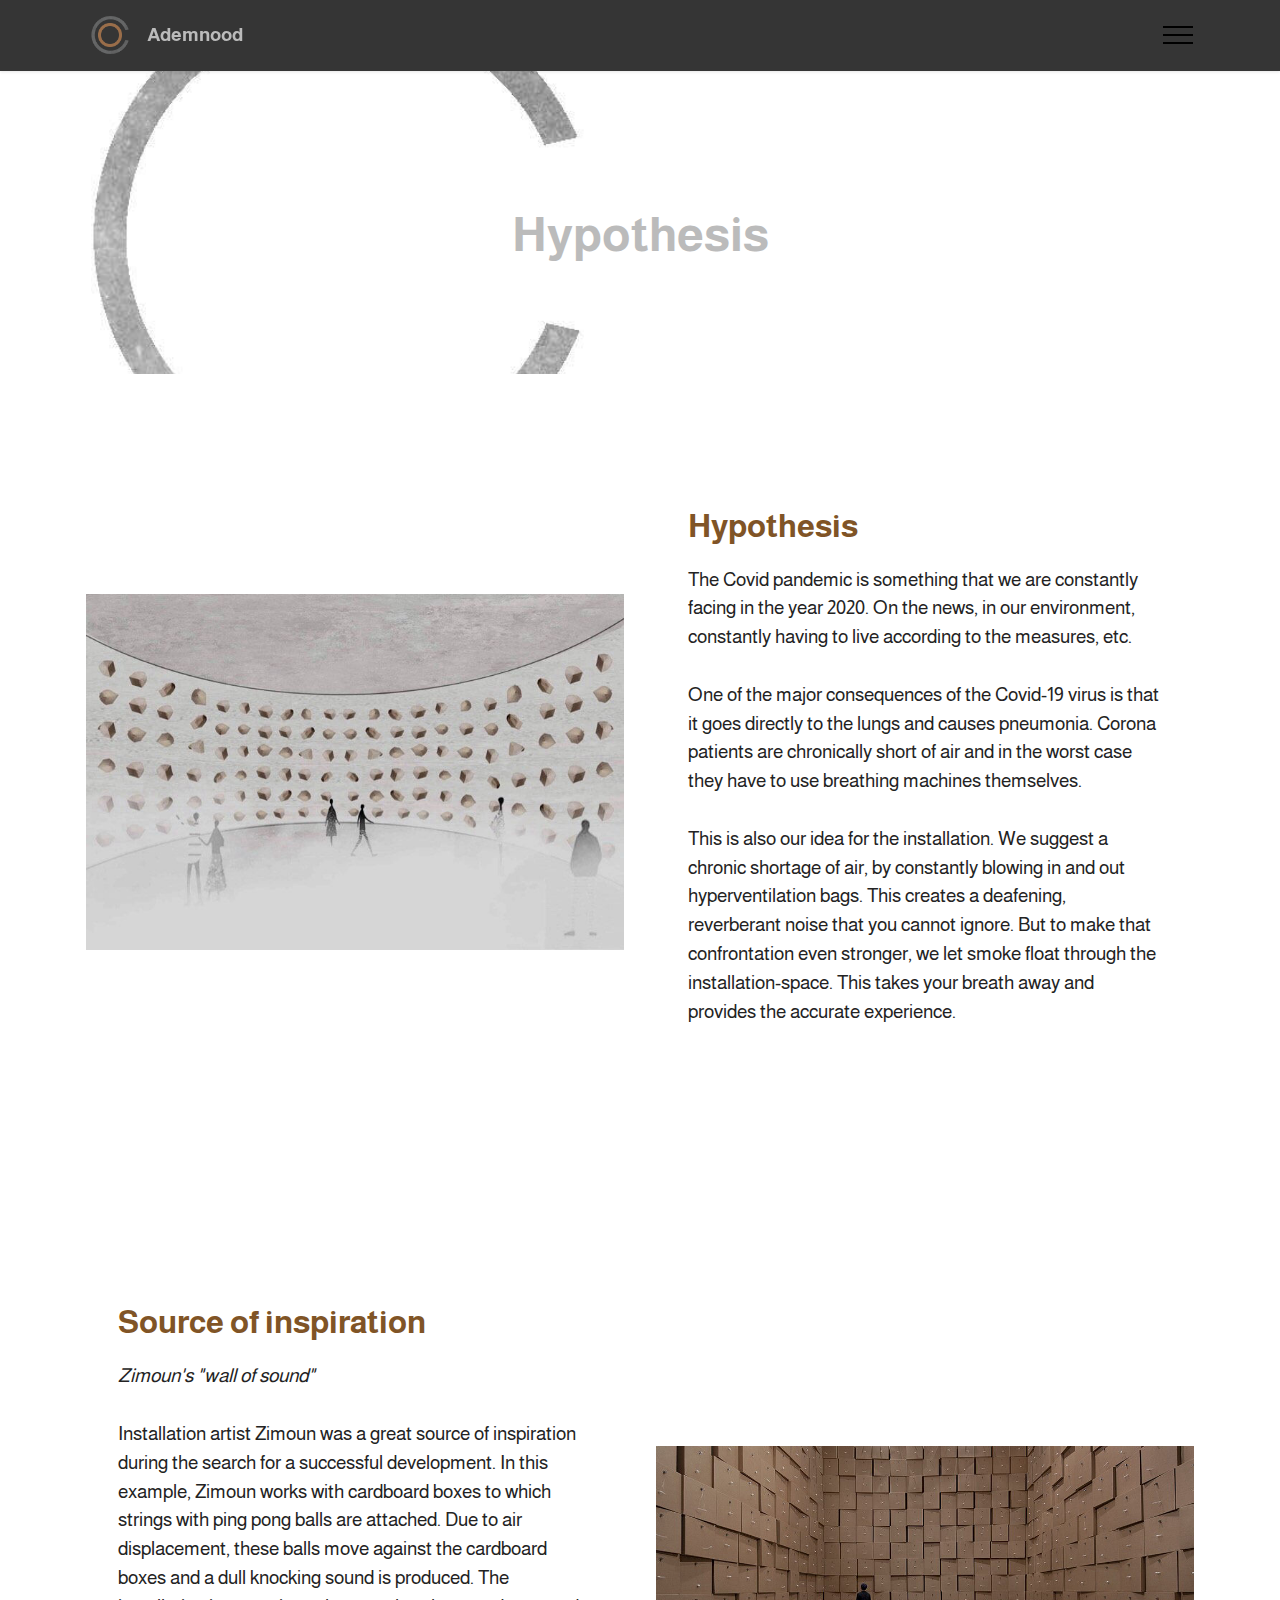
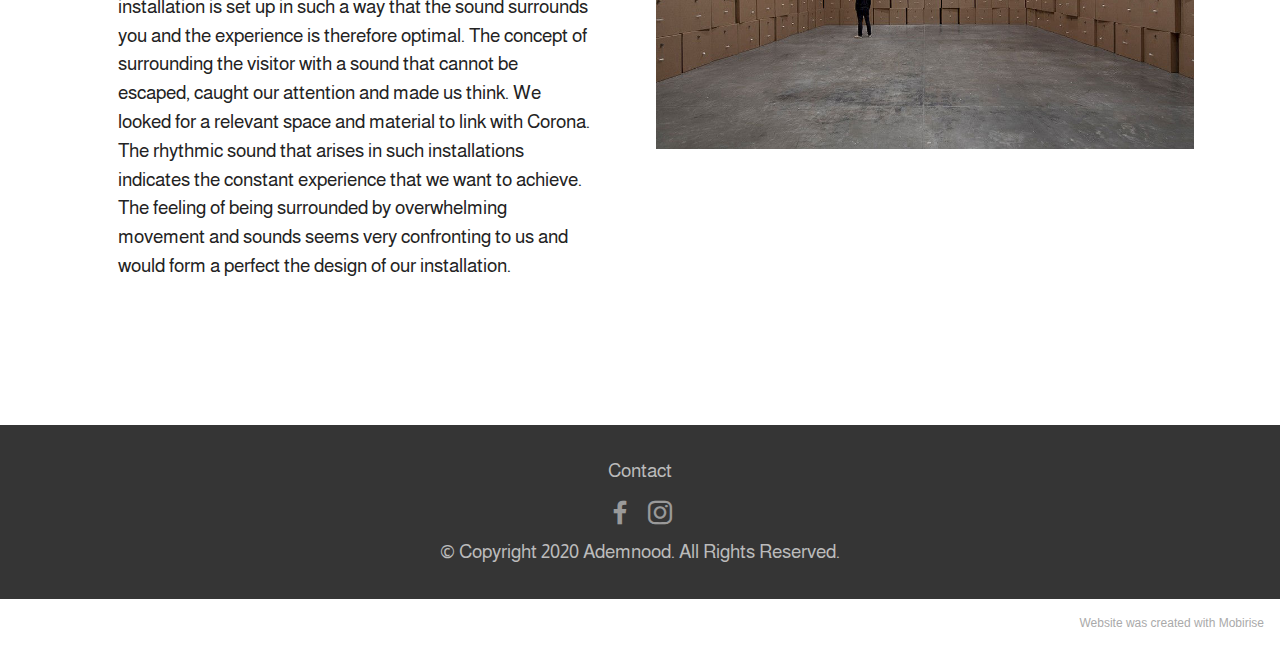
<file: page7.html>
<!DOCTYPE html>
<html  >
<head>
  <!-- Site made with Mobirise Website Builder v5.2.0, https://mobirise.com -->
  <meta charset="UTF-8">
  <meta http-equiv="X-UA-Compatible" content="IE=edge">
  <meta name="generator" content="Mobirise v5.2.0, mobirise.com">
  <meta name="viewport" content="width=device-width, initial-scale=1, minimum-scale=1">
  <link rel="shortcut icon" href="assets/images/logo-b11artboard-42x-80x80.png" type="image/x-icon">
  <meta name="description" content="">
  
  
  <title>Katern C</title>
  <link rel="stylesheet" href="assets/tether/tether.min.css">
  <link rel="stylesheet" href="assets/bootstrap/css/bootstrap.min.css">
  <link rel="stylesheet" href="assets/bootstrap/css/bootstrap-grid.min.css">
  <link rel="stylesheet" href="assets/bootstrap/css/bootstrap-reboot.min.css">
  <link rel="stylesheet" href="assets/dropdown/css/style.css">
  <link rel="stylesheet" href="assets/socicon/css/styles.css">
  <link rel="stylesheet" href="assets/theme/css/style.css">
  <link rel="preload" as="style" href="assets/mobirise/css/mbr-additional.css"><link rel="stylesheet" href="assets/mobirise/css/mbr-additional.css" type="text/css">
  
  
  
  
</head>
<body>
  
  <section class="menu menu2 cid-sgTD7K5zZI" once="menu" id="menu2-17">
    
    <nav class="navbar navbar-dropdown navbar-fixed-top collapsed">
        <div class="container">
            <div class="navbar-brand">
                <span class="navbar-logo">
                    <a href="https://mobiri.se">
                        <img src="assets/images/logo-b11artboard-42x-80x80.png" alt="Mobirise" style="height: 3rem;">
                    </a>
                </span>
                <span class="navbar-caption-wrap"><a class="navbar-caption text-primary display-7" href="index.html">Ademnood</a></span>
            </div>
            <button class="navbar-toggler" type="button" data-toggle="collapse" data-target="#navbarSupportedContent" aria-controls="navbarNavAltMarkup" aria-expanded="false" aria-label="Toggle navigation">
                <div class="hamburger">
                    <span></span>
                    <span></span>
                    <span></span>
                    <span></span>
                </div>
            </button>
            <div class="collapse navbar-collapse" id="navbarSupportedContent">
                <ul class="navbar-nav nav-dropdown nav-right" data-app-modern-menu="true"><li class="nav-item dropdown"><a class="nav-link link dropdown-toggle text-primary display-4" href="#" aria-expanded="false" data-toggle="dropdown-submenu">Proces</a><div class="dropdown-menu"><a class="text-primary dropdown-item display-4" href="index.html" aria-expanded="true">Timeline</a><a class="text-primary dropdown-item display-4" href="page5.html" aria-expanded="true">Katern A</a><a class="text-primary dropdown-item display-4" href="page6.html" aria-expanded="true">Katern B</a><a class="text-primary dropdown-item display-4" href="page7.html" aria-expanded="true">Katern C</a></div></li><li class="nav-item"><a class="nav-link link text-primary display-4" href="page9.html">Concept</a></li><li class="nav-item"><a class="nav-link link text-primary display-4" href="page1.html">Resultaat</a></li>
                    <li class="nav-item"><a class="nav-link link text-primary display-4" href="page4.html" aria-expanded="false">Team</a></li><li class="nav-item"><a class="nav-link link text-primary display-4" href="page2.html">Contact</a></li></ul>
                <div class="icons-menu">
                    <a class="iconfont-wrapper" href="https://www.facebook.com/Constante-Confrontatie-103755984905448/?tn-str=k*F" target="_blank">
                        <span class="p-2 mbr-iconfont socicon-facebook socicon"></span>
                    </a>
                    <a class="iconfont-wrapper" href="https://www.instagram.com/ademnood.art/" target="_blank">
                        <span class="p-2 mbr-iconfont socicon-instagram socicon"></span>
                    </a>
                    
                    
                </div>
                
            </div>
        </div>
    </nav>
</section>

<section class="header6 cid-si36ZlbtrM" id="header6-20">

    

    

    <div class="align-center container">
        <div class="row justify-content-center">
            <div class="col-12 col-lg-10">
                <h1 class="mbr-section-title mbr-fonts-style mbr-white mb-3 display-2"><strong><br></strong><strong>Hypothesis</strong></h1>
                
                
                
            </div>
        </div>
    </div>
</section>

<section class="image1 cid-si37wPCbVW" id="image1-21">
    

    

    <div class="container">
        <div class="row align-items-center">
            <div class="col-12 col-lg-6">
                <div class="image-wrapper">
                    <img src="assets/images/foto-26-750x496.jpg" alt="Mobirise">
                    
                </div>
            </div>
            <div class="col-12 col-lg">
                <div class="text-wrapper">
                    <h3 class="mbr-section-title mbr-fonts-style mb-3 display-5">
                        <strong>Hypothesis</strong></h3>
                    <p class="mbr-text mbr-fonts-style display-7">The Covid pandemic is something that we are constantly facing in the year 2020. On the news, in our environment, constantly having to live according to the measures, etc. <br><br>One of the major consequences of the Covid-19 virus is that it goes directly to the lungs and causes pneumonia. Corona patients are chronically short of air and in the worst case they have to use breathing machines themselves. <br><br>This is also our idea for the installation. We suggest a chronic shortage of air, by constantly blowing in and out hyperventilation bags. This creates a deafening, reverberant noise that you cannot ignore. But to make that confrontation even stronger, we let smoke float through the installation-space. This takes your breath away and provides the accurate experience.&nbsp;</p>
                </div>
            </div>
        </div>
    </div>
</section>

<section class="image2 cid-siKTJd90k3" id="image2-2q">
    

    

    <div class="container">
        <div class="row align-items-center">
            <div class="col-12 col-lg-6">
                <div class="image-wrapper">
                    <img src="assets/images/foto-27-960x540.jpg" alt="Mobirise">
                    
                </div>
            </div>
            <div class="col-12 col-lg">
                <div class="text-wrapper">
                    <h3 class="mbr-section-title mbr-fonts-style mb-3 display-5"><strong>Source of inspiration</strong></h3>
                    <p class="mbr-text mbr-fonts-style display-7"><em>Zimoun's "wall of sound"</em><br><br>Installation artist Zimoun was a great source of inspiration during the search for a successful development. In this example, Zimoun works with cardboard boxes to which strings with ping pong balls are attached. Due to air displacement, these balls move against the cardboard boxes and a dull knocking sound is produced. The installation is set up in such a way that the sound surrounds you and the experience is therefore optimal. The concept of surrounding the visitor with a sound that cannot be escaped, caught our attention and made us think. We looked for a relevant space and material to link with Corona. The rhythmic sound that arises in such installations indicates the constant experience that we want to achieve. The feeling of being surrounded by overwhelming movement and sounds seems very confronting to us and would form a perfect the design of our installation.<br></p>
                </div>
            </div>
        </div>
    </div>
</section>

<section class="footer3 cid-shlRQKzW8U" once="footers" id="footer3-18">

    

    

    <div class="container">
        <div class="media-container-row align-center mbr-white">
            <div class="row row-links">
                <ul class="foot-menu">
                    
                    
                    
                    
                    
                <li class="foot-menu-item mbr-fonts-style display-7"><a href="page2.html" class="text-primary">Contact</a></li></ul>
            </div>
            <div class="row social-row">
                <div class="social-list align-right pb-2">
                    
                    
                    
                    
                    
                    
                <div class="soc-item">
                        <a href="https://www.facebook.com/Constante-Confrontatie-103755984905448/?tn-str=k*F" target="_blank">
                            <span class="mbr-iconfont mbr-iconfont-social socicon-facebook socicon"></span>
                        </a>
                    </div><div class="soc-item">
                        <a href="https://www.instagram.com/ademnood.art/" target="_blank">
                            <span class="mbr-iconfont mbr-iconfont-social socicon-instagram socicon"></span>
                        </a>
                    </div></div>
            </div>
            <div class="row row-copirayt">
                <p class="mbr-text mb-0 mbr-fonts-style mbr-white align-center display-7">
                    © Copyright 2020 Ademnood. All Rights Reserved.
                </p>
            </div>
        </div>
    </div>
</section><section style="background-color: #fff; font-family: -apple-system, BlinkMacSystemFont, 'Segoe UI', 'Roboto', 'Helvetica Neue', Arial, sans-serif; color:#aaa; font-size:12px; padding: 0; align-items: center; display: flex;"><a href="https://mobirise.site/c" style="flex: 1 1; height: 3rem; padding-left: 1rem;"></a><p style="flex: 0 0 auto; margin:0; padding-right:1rem;">Website was <a href="https://mobirise.site/h" style="color:#aaa;">created with</a> Mobirise</p></section><script src="assets/web/assets/jquery/jquery.min.js"></script>  <script src="assets/popper/popper.min.js"></script>  <script src="assets/tether/tether.min.js"></script>  <script src="assets/bootstrap/js/bootstrap.min.js"></script>  <script src="assets/smoothscroll/smooth-scroll.js"></script>  <script src="assets/dropdown/js/nav-dropdown.js"></script>  <script src="assets/dropdown/js/navbar-dropdown.js"></script>  <script src="assets/touchswipe/jquery.touch-swipe.min.js"></script>  <script src="assets/theme/js/script.js"></script>  
  
  
</body>
</html>
</file>
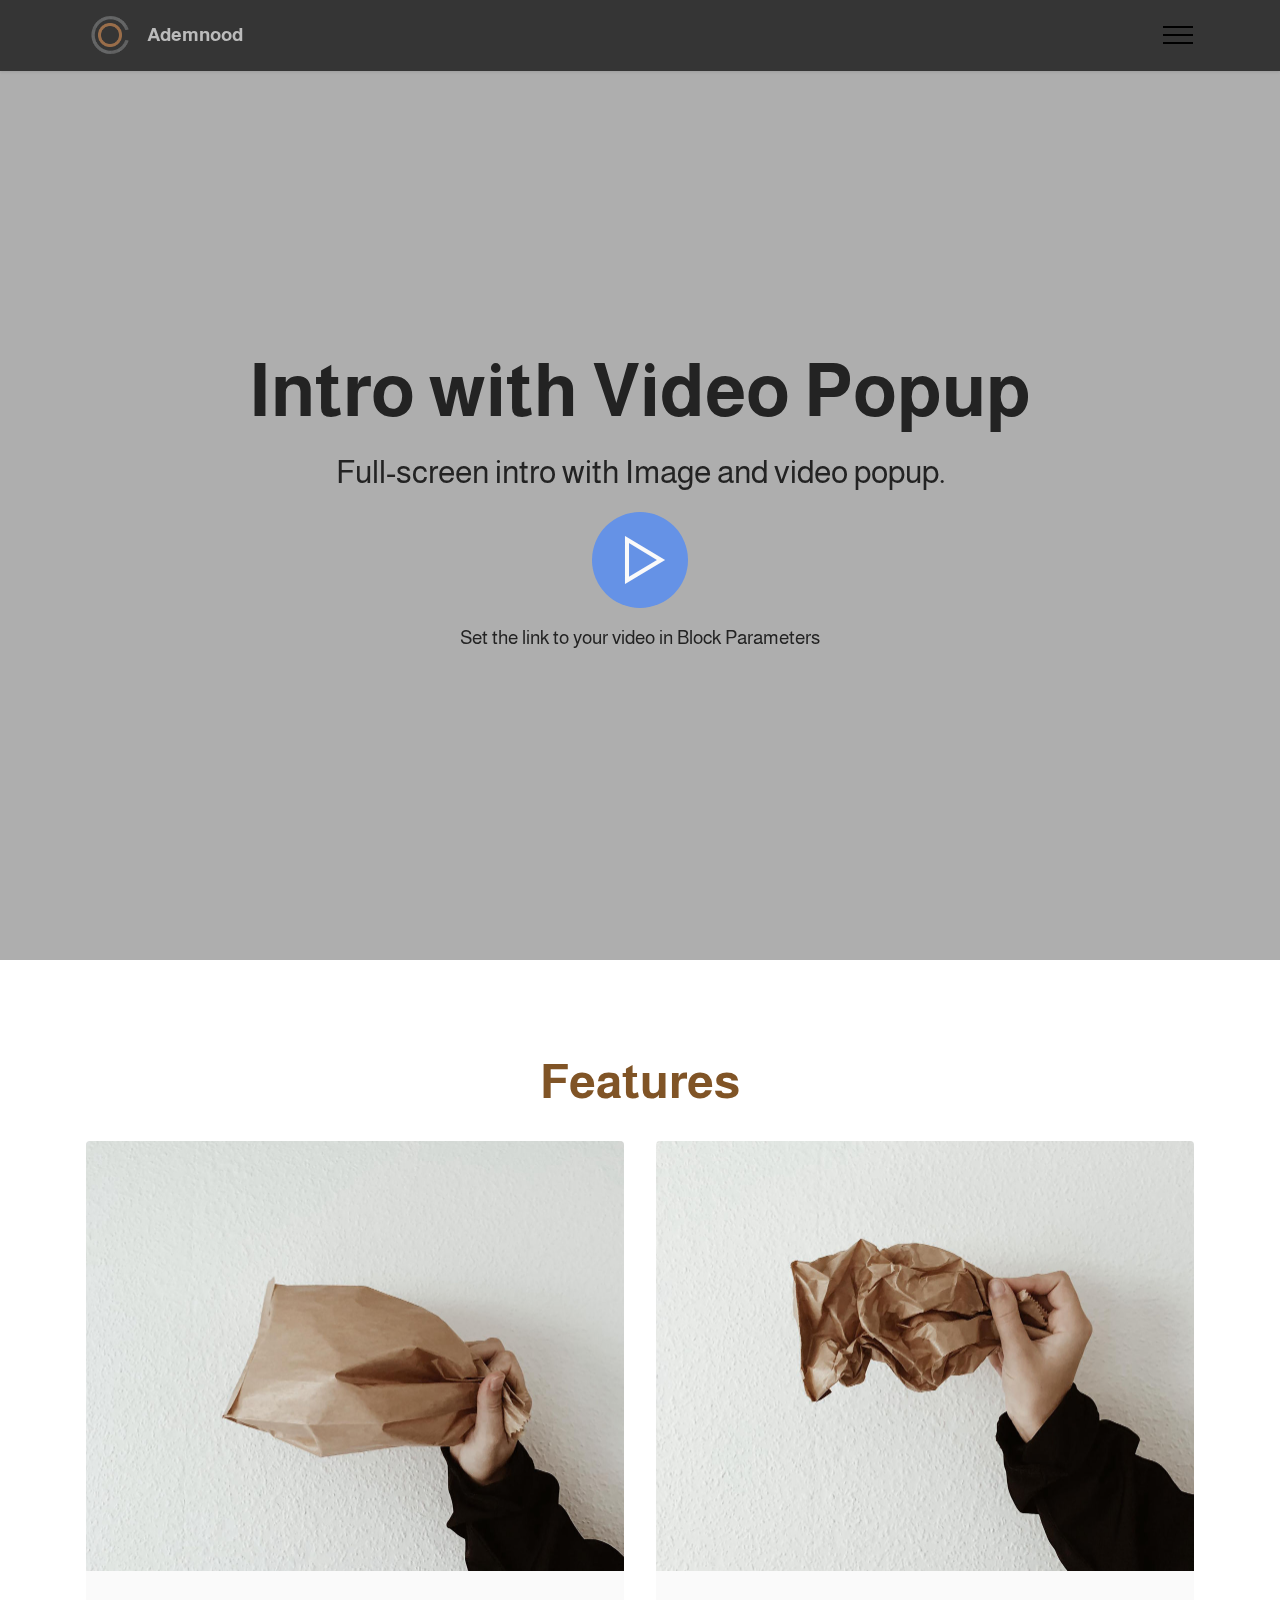
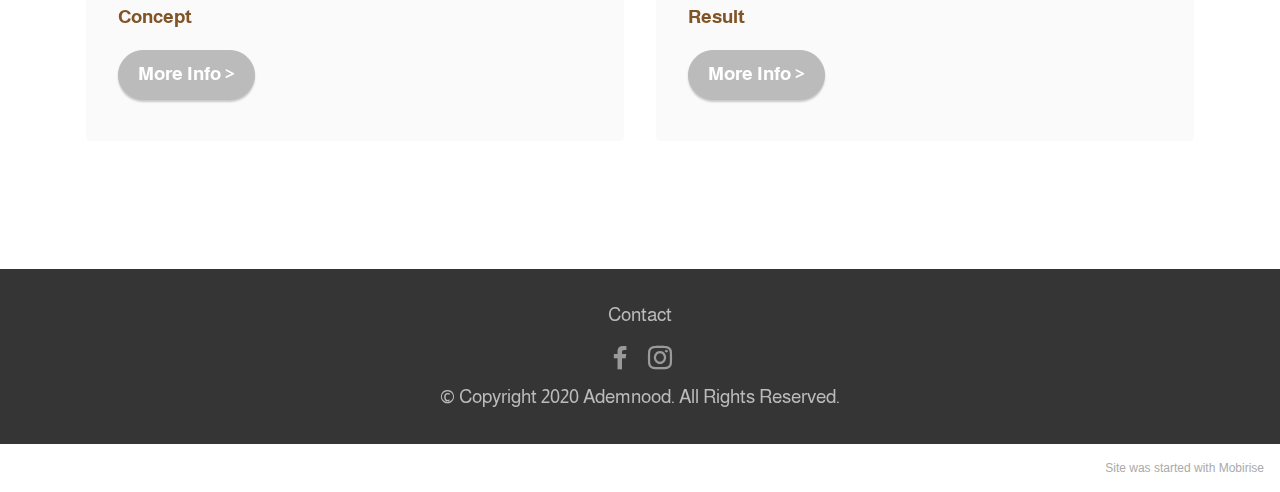
<file: page8.html>
<!DOCTYPE html>
<html  >
<head>
  <!-- Site made with Mobirise Website Builder v5.2.0, https://mobirise.com -->
  <meta charset="UTF-8">
  <meta http-equiv="X-UA-Compatible" content="IE=edge">
  <meta name="generator" content="Mobirise v5.2.0, mobirise.com">
  <meta name="viewport" content="width=device-width, initial-scale=1, minimum-scale=1">
  <link rel="shortcut icon" href="assets/images/logo-b11artboard-42x-80x80.png" type="image/x-icon">
  <meta name="description" content="">
  
  
  <title>openingspagina</title>
  <link rel="stylesheet" href="assets/web/assets/mobirise-icons2/mobirise2.css">
  <link rel="stylesheet" href="assets/tether/tether.min.css">
  <link rel="stylesheet" href="assets/bootstrap/css/bootstrap.min.css">
  <link rel="stylesheet" href="assets/bootstrap/css/bootstrap-grid.min.css">
  <link rel="stylesheet" href="assets/bootstrap/css/bootstrap-reboot.min.css">
  <link rel="stylesheet" href="assets/dropdown/css/style.css">
  <link rel="stylesheet" href="assets/socicon/css/styles.css">
  <link rel="stylesheet" href="assets/theme/css/style.css">
  <link rel="preload" as="style" href="assets/mobirise/css/mbr-additional.css"><link rel="stylesheet" href="assets/mobirise/css/mbr-additional.css" type="text/css">
  
  
  
  
</head>
<body>
  
  <section class="menu menu2 cid-sgTD7K5zZI" once="menu" id="menu2-2r">
    
    <nav class="navbar navbar-dropdown navbar-fixed-top collapsed">
        <div class="container">
            <div class="navbar-brand">
                <span class="navbar-logo">
                    <a href="https://mobiri.se">
                        <img src="assets/images/logo-b11artboard-42x-80x80.png" alt="Mobirise" style="height: 3rem;">
                    </a>
                </span>
                <span class="navbar-caption-wrap"><a class="navbar-caption text-primary display-7" href="index.html">Ademnood</a></span>
            </div>
            <button class="navbar-toggler" type="button" data-toggle="collapse" data-target="#navbarSupportedContent" aria-controls="navbarNavAltMarkup" aria-expanded="false" aria-label="Toggle navigation">
                <div class="hamburger">
                    <span></span>
                    <span></span>
                    <span></span>
                    <span></span>
                </div>
            </button>
            <div class="collapse navbar-collapse" id="navbarSupportedContent">
                <ul class="navbar-nav nav-dropdown nav-right" data-app-modern-menu="true"><li class="nav-item dropdown"><a class="nav-link link dropdown-toggle text-primary display-4" href="#" aria-expanded="false" data-toggle="dropdown-submenu">Proces</a><div class="dropdown-menu"><a class="text-primary dropdown-item display-4" href="index.html" aria-expanded="true">Timeline</a><a class="text-primary dropdown-item display-4" href="page5.html" aria-expanded="true">Katern A</a><a class="text-primary dropdown-item display-4" href="page6.html" aria-expanded="true">Katern B</a><a class="text-primary dropdown-item display-4" href="page7.html" aria-expanded="true">Katern C</a></div></li><li class="nav-item"><a class="nav-link link text-primary display-4" href="page9.html">Concept</a></li><li class="nav-item"><a class="nav-link link text-primary display-4" href="page1.html">Resultaat</a></li>
                    <li class="nav-item"><a class="nav-link link text-primary display-4" href="page4.html" aria-expanded="false">Team</a></li><li class="nav-item"><a class="nav-link link text-primary display-4" href="page2.html">Contact</a></li></ul>
                <div class="icons-menu">
                    <a class="iconfont-wrapper" href="https://www.facebook.com/Constante-Confrontatie-103755984905448/?tn-str=k*F" target="_blank">
                        <span class="p-2 mbr-iconfont socicon-facebook socicon"></span>
                    </a>
                    <a class="iconfont-wrapper" href="https://www.instagram.com/ademnood.art/" target="_blank">
                        <span class="p-2 mbr-iconfont socicon-instagram socicon"></span>
                    </a>
                    
                    
                </div>
                
            </div>
        </div>
    </nav>
</section>

<section class="header17 cid-siRjoZbfTI mbr-fullscreen" data-bg-video="https://vimeo.com/428046504" id="header17-2t">

    

    <div class="mbr-overlay" style="opacity: 0.4; background-color: rgb(53, 53, 53);">
    </div>

    <div class="align-center container">
        <div class="row justify-content-md-center">
            <div class="col-md-10">
                <h1 class="mbr-section-title mb-3 mbr-fonts-style display-1">
                    <strong>Intro with Video Popup</strong>
                </h1>
                <p class="mbr-text mb-3 mbr-fonts-style display-5">
                    Full-screen intro with Image and video popup.
                </p>
                <div class="mbr-media mb-3 show-modal" data-modal=".modalWindow">
                    <div class="icon-wrapper">
                        <span class="mbr-iconfont mobi-mbri-play mobi-mbri"></span>
                    </div>
                </div>
                <p class="icon-description mb-3 mbr-fonts-style display-7">
                    Set the link to your video in Block Parameters
                </p>
            </div>
        </div>
    </div>
    <div>
        <div class="modalWindow" style="display: none;">
            <div class="modalWindow-container">
                <div class="modalWindow-video-container">
                    <div class="modalWindow-video">
                        <iframe width="100%" height="100%" frameborder="0" allowfullscreen="1" data-src="https://www.youtube.com/watch?v=36YgDDJ7XSc"></iframe>
                    </div>
                    <a class="close" role="button" data-dismiss="modal">
                        <span aria-hidden="true" class="mbr-iconfont mobi-mbri-close mobi-mbri closeModal"></span>
                        <span class="sr-only">Close</span>
                    </a>
                </div>
            </div>
        </div>
    </div>
</section>

<section class="features3 cid-siRjJdnV3K" id="features3-2u">
    
    
    <div class="container">
        <div class="mbr-section-head">
            <h4 class="mbr-section-title mbr-fonts-style align-center mb-0 display-2">
                <strong>Features</strong></h4>
            
        </div>
        <div class="row mt-4">
            <div class="item features-image сol-12 col-md-6 col-lg-6">
                <div class="item-wrapper">
                    <div class="item-img">
                        <img src="assets/images/foto-zak-4.3-1076x861.jpg" alt="">
                    </div>
                    <div class="item-content">
                        <h5 class="item-title mbr-fonts-style display-7"><strong>Concept</strong></h5>
                        
                        
                    </div>
                    <div class="mbr-section-btn item-footer mt-2"><a href="page9.html" class="btn btn-primary item-btn display-7">More Info &gt;</a></div>
                </div>
            </div>
            <div class="item features-image сol-12 col-md-6 col-lg-6">
                <div class="item-wrapper">
                    <div class="item-img">
                        <img src="assets/images/foto-zak-1.3-1076x861.jpg" alt="">
                    </div>
                    <div class="item-content">
                        <h5 class="item-title mbr-fonts-style display-7"><strong>Result</strong></h5>
                        
                        
                    </div>
                    <div class="mbr-section-btn item-footer mt-2"><a href="page1.html" class="btn btn-primary item-btn display-7">More Info &gt;</a></div>
                </div>
            </div>
            
        </div>
    </div>
</section>

<section class="footer3 cid-shlRQKzW8U" once="footers" id="footer3-2s">

    

    

    <div class="container">
        <div class="media-container-row align-center mbr-white">
            <div class="row row-links">
                <ul class="foot-menu">
                    
                    
                    
                    
                    
                <li class="foot-menu-item mbr-fonts-style display-7"><a href="page2.html" class="text-primary">Contact</a></li></ul>
            </div>
            <div class="row social-row">
                <div class="social-list align-right pb-2">
                    
                    
                    
                    
                    
                    
                <div class="soc-item">
                        <a href="https://www.facebook.com/Constante-Confrontatie-103755984905448/?tn-str=k*F" target="_blank">
                            <span class="mbr-iconfont mbr-iconfont-social socicon-facebook socicon"></span>
                        </a>
                    </div><div class="soc-item">
                        <a href="https://www.instagram.com/ademnood.art/" target="_blank">
                            <span class="mbr-iconfont mbr-iconfont-social socicon-instagram socicon"></span>
                        </a>
                    </div></div>
            </div>
            <div class="row row-copirayt">
                <p class="mbr-text mb-0 mbr-fonts-style mbr-white align-center display-7">
                    © Copyright 2020 Ademnood. All Rights Reserved.
                </p>
            </div>
        </div>
    </div>
</section><section style="background-color: #fff; font-family: -apple-system, BlinkMacSystemFont, 'Segoe UI', 'Roboto', 'Helvetica Neue', Arial, sans-serif; color:#aaa; font-size:12px; padding: 0; align-items: center; display: flex;"><a href="https://mobirise.site/t" style="flex: 1 1; height: 3rem; padding-left: 1rem;"></a><p style="flex: 0 0 auto; margin:0; padding-right:1rem;">Site <a href="https://mobirise.site/f" style="color:#aaa;">was started</a> with Mobirise</p></section><script src="assets/web/assets/jquery/jquery.min.js"></script>  <script src="assets/popper/popper.min.js"></script>  <script src="assets/tether/tether.min.js"></script>  <script src="assets/bootstrap/js/bootstrap.min.js"></script>  <script src="assets/smoothscroll/smooth-scroll.js"></script>  <script src="assets/dropdown/js/nav-dropdown.js"></script>  <script src="assets/dropdown/js/navbar-dropdown.js"></script>  <script src="assets/touchswipe/jquery.touch-swipe.min.js"></script>  <script src="assets/playervimeo/vimeo_player.js"></script>  <script src="assets/ytplayer/jquery.mb.ytplayer.min.js"></script>  <script src="assets/vimeoplayer/jquery.mb.vimeo_player.js"></script>  <script src="assets/theme/js/script.js"></script>  
  
  
</body>
</html>
</file>
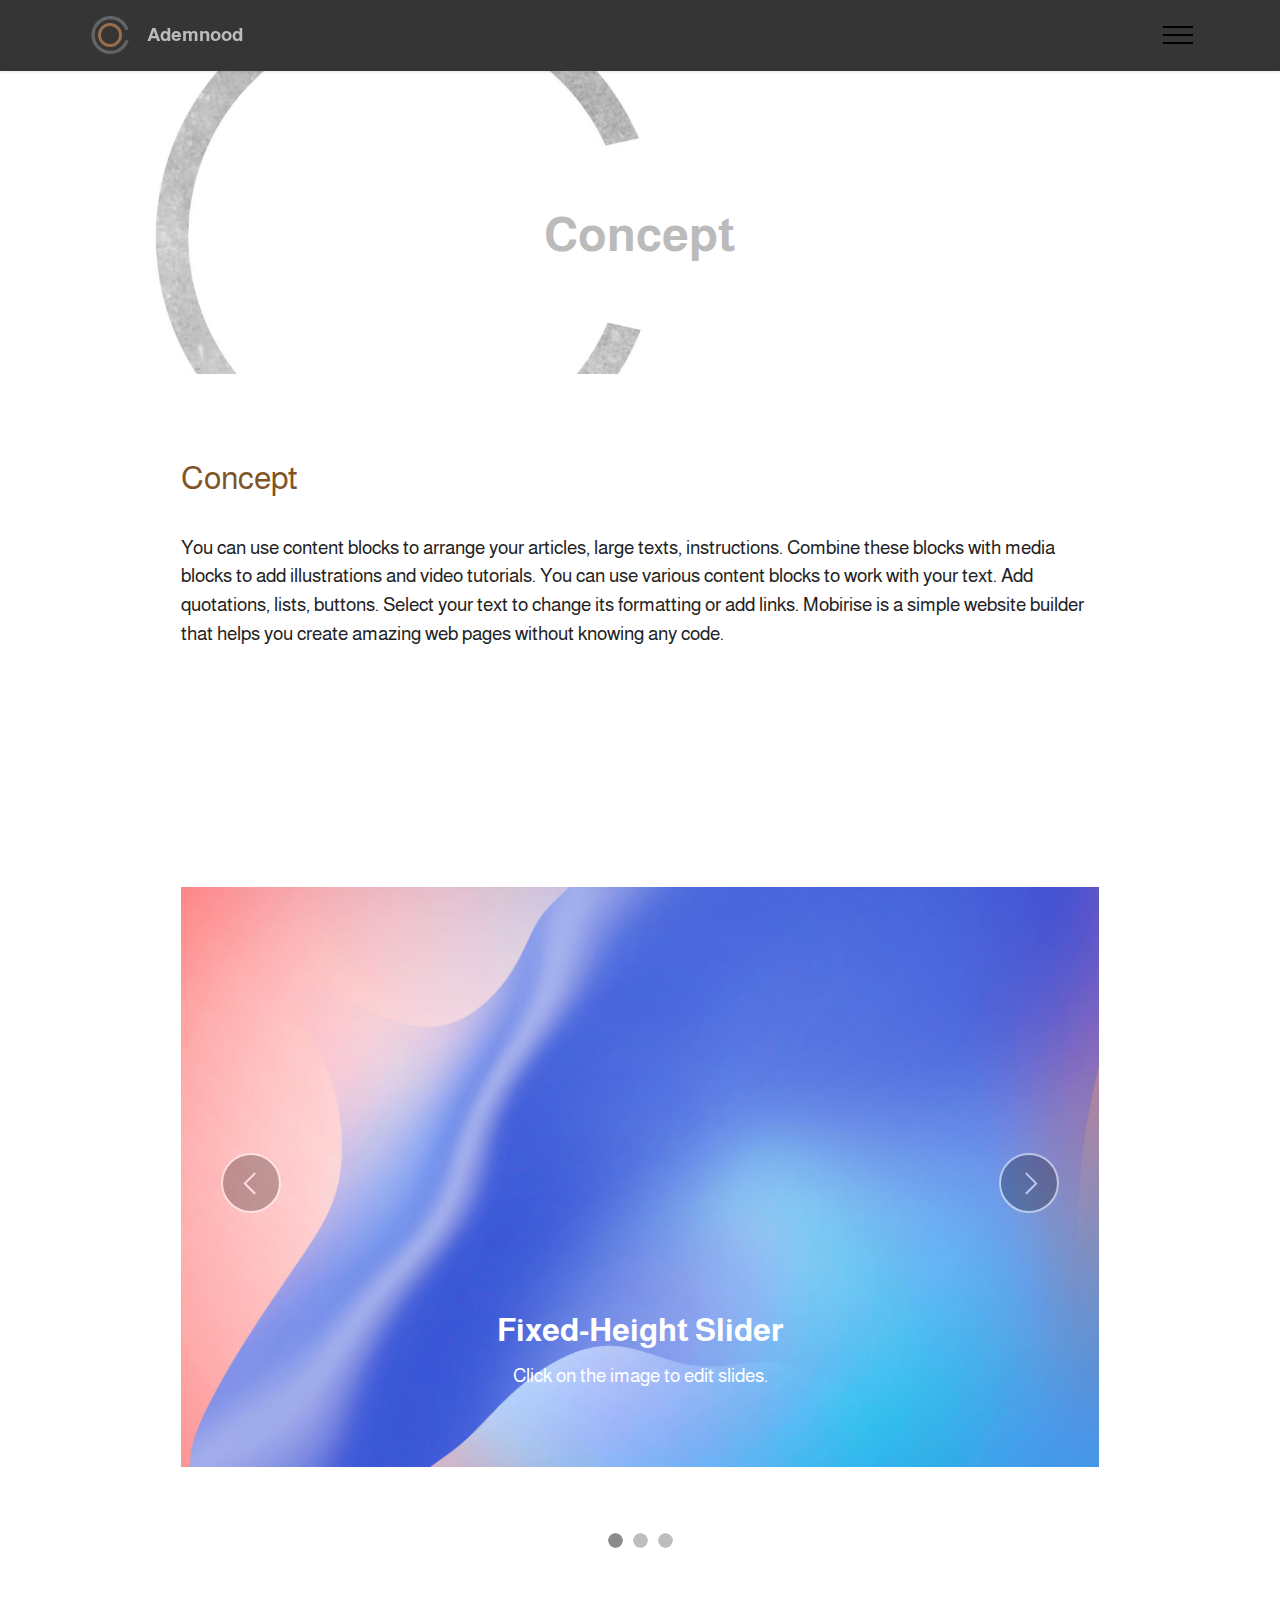
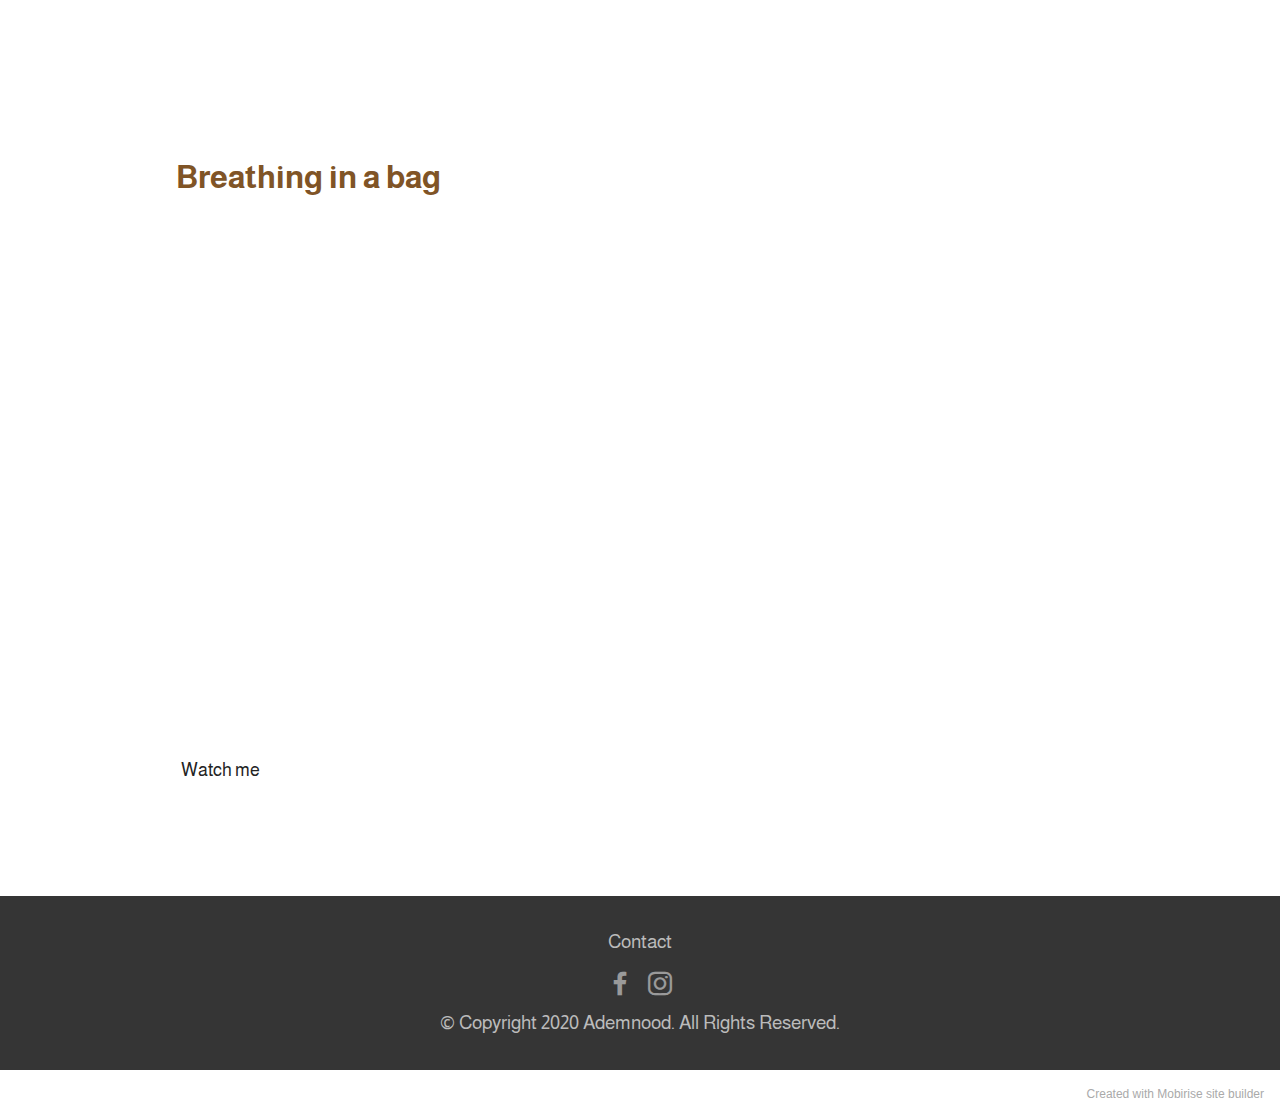
<file: page9.html>
<!DOCTYPE html>
<html  >
<head>
  <!-- Site made with Mobirise Website Builder v5.2.0, https://mobirise.com -->
  <meta charset="UTF-8">
  <meta http-equiv="X-UA-Compatible" content="IE=edge">
  <meta name="generator" content="Mobirise v5.2.0, mobirise.com">
  <meta name="viewport" content="width=device-width, initial-scale=1, minimum-scale=1">
  <link rel="shortcut icon" href="assets/images/logo-b11artboard-42x-80x80.png" type="image/x-icon">
  <meta name="description" content="">
  
  
  <title>Concept</title>
  <link rel="stylesheet" href="assets/web/assets/mobirise-icons2/mobirise2.css">
  <link rel="stylesheet" href="assets/tether/tether.min.css">
  <link rel="stylesheet" href="assets/bootstrap/css/bootstrap.min.css">
  <link rel="stylesheet" href="assets/bootstrap/css/bootstrap-grid.min.css">
  <link rel="stylesheet" href="assets/bootstrap/css/bootstrap-reboot.min.css">
  <link rel="stylesheet" href="assets/dropdown/css/style.css">
  <link rel="stylesheet" href="assets/socicon/css/styles.css">
  <link rel="stylesheet" href="assets/theme/css/style.css">
  <link rel="preload" as="style" href="assets/mobirise/css/mbr-additional.css"><link rel="stylesheet" href="assets/mobirise/css/mbr-additional.css" type="text/css">
  
  
  
  
</head>
<body>
  
  <section class="menu menu2 cid-sgTD7K5zZI" once="menu" id="menu2-24">
    
    <nav class="navbar navbar-dropdown navbar-fixed-top collapsed">
        <div class="container">
            <div class="navbar-brand">
                <span class="navbar-logo">
                    <a href="https://mobiri.se">
                        <img src="assets/images/logo-b11artboard-42x-80x80.png" alt="Mobirise" style="height: 3rem;">
                    </a>
                </span>
                <span class="navbar-caption-wrap"><a class="navbar-caption text-primary display-7" href="index.html">Ademnood</a></span>
            </div>
            <button class="navbar-toggler" type="button" data-toggle="collapse" data-target="#navbarSupportedContent" aria-controls="navbarNavAltMarkup" aria-expanded="false" aria-label="Toggle navigation">
                <div class="hamburger">
                    <span></span>
                    <span></span>
                    <span></span>
                    <span></span>
                </div>
            </button>
            <div class="collapse navbar-collapse" id="navbarSupportedContent">
                <ul class="navbar-nav nav-dropdown nav-right" data-app-modern-menu="true"><li class="nav-item dropdown"><a class="nav-link link dropdown-toggle text-primary display-4" href="#" aria-expanded="false" data-toggle="dropdown-submenu">Proces</a><div class="dropdown-menu"><a class="text-primary dropdown-item display-4" href="index.html" aria-expanded="true">Timeline</a><a class="text-primary dropdown-item display-4" href="page5.html" aria-expanded="true">Katern A</a><a class="text-primary dropdown-item display-4" href="page6.html" aria-expanded="true">Katern B</a><a class="text-primary dropdown-item display-4" href="page7.html" aria-expanded="true">Katern C</a></div></li><li class="nav-item"><a class="nav-link link text-primary display-4" href="page9.html">Concept</a></li><li class="nav-item"><a class="nav-link link text-primary display-4" href="page1.html">Resultaat</a></li>
                    <li class="nav-item"><a class="nav-link link text-primary display-4" href="page4.html" aria-expanded="false">Team</a></li><li class="nav-item"><a class="nav-link link text-primary display-4" href="page2.html">Contact</a></li></ul>
                <div class="icons-menu">
                    <a class="iconfont-wrapper" href="https://www.facebook.com/Constante-Confrontatie-103755984905448/?tn-str=k*F" target="_blank">
                        <span class="p-2 mbr-iconfont socicon-facebook socicon"></span>
                    </a>
                    <a class="iconfont-wrapper" href="https://www.instagram.com/ademnood.art/" target="_blank">
                        <span class="p-2 mbr-iconfont socicon-instagram socicon"></span>
                    </a>
                    
                    
                </div>
                
            </div>
        </div>
    </nav>
</section>

<section class="header6 cid-sij0ilYebk" id="header6-2b">

    

    

    <div class="align-center container">
        <div class="row justify-content-center">
            <div class="col-12 col-lg-10">
                <h1 class="mbr-section-title mbr-fonts-style mbr-white mb-3 display-2"><strong><br></strong><strong>Concept</strong></h1>
                
                
                
            </div>
        </div>
    </div>
</section>

<section class="content5 cid-siuwoUTUjL" id="content5-2j">
    
    <div class="container">
        <div class="row justify-content-center">
            <div class="col-md-12 col-lg-10">
                
                <h4 class="mbr-section-subtitle mbr-fonts-style mb-4 display-5">
                    Concept</h4>
                <p class="mbr-text mbr-fonts-style display-7">
                    You can use content blocks to arrange your articles, large texts, instructions. Combine these blocks with media blocks to add illustrations and video tutorials. You can use various content blocks to work with your text. Add quotations, lists, buttons. Select your text to change its formatting or add links. Mobirise is a simple website builder that helps you create amazing web pages without knowing any code.</p>
            </div>
        </div>
    </div>
</section>

<section class="slider2 cid-sij0D8MiNZ" id="slider2-2c">
    

    
    <div class="container">
        <div class="row justify-content-center">
            <div class="col-12 col-md-10">
                <div class="carousel slide" id="siS0ITwakV" data-interval="5000">
                    
                    <ol class="carousel-indicators">
                        <li data-slide-to="0" class="active" data-target="#siS0ITwakV"></li>
                        <li data-slide-to="1" data-target="#siS0ITwakV"></li>
                        <li data-slide-to="2" data-target="#siS0ITwakV"></li>
                    </ol>
                    <div class="carousel-inner">
                        <div class="carousel-item slider-image item active">
                            <div class="item-wrapper">
                                <img class="d-block w-100" src="assets/images/background3.jpg">
                                <div class="carousel-caption d-none d-md-block">
                                    <h5 class="mbr-section-subtitle mbr-fonts-style display-5">
                                        <strong>Fixed-Height Slider</strong>
                                    </h5>
                                    <p class="mbr-section-text mbr-fonts-style display-7">
                                        Click on the image to edit slides.</p>
                                </div>
                            </div>
                        </div>
                        <div class="carousel-item slider-image item">
                            <div class="item-wrapper">
                                <img class="d-block w-100" src="assets/images/background5.jpg">
                                <div class="carousel-caption d-none d-md-block">
                                    <h5 class="mbr-section-subtitle mbr-fonts-style display-5">
                                        <strong>Fixed-Height Slider</strong>
                                    </h5>
                                    <p class="mbr-section-text mbr-fonts-style display-7">
                                        Click on the image to edit slides.</p>
                                </div>
                            </div>
                        </div>
                        <div class="carousel-item slider-image item">
                            <div class="item-wrapper">
                                <img class="d-block w-100" src="assets/images/background8.jpg">
                                <div class="carousel-caption d-none d-md-block">
                                    <h5 class="mbr-section-subtitle mbr-fonts-style display-5">
                                        <strong>Fixed-Height Slider</strong>
                                    </h5>
                                    <p class="mbr-section-text mbr-fonts-style display-7">
                                        Click on the image to edit slides.</p>
                                </div>
                            </div>
                        </div>
                    </div>
                    <a class="carousel-control carousel-control-prev" role="button" data-slide="prev" href="#siS0ITwakV">
                        <span class="mobi-mbri mobi-mbri-arrow-prev" aria-hidden="true"></span>
                        <span class="sr-only">Previous</span>
                    </a>
                    <a class="carousel-control carousel-control-next" role="button" data-slide="next" href="#siS0ITwakV">
                        <span class="mobi-mbri mobi-mbri-arrow-next" aria-hidden="true"></span>
                        <span class="sr-only">Next</span>
                    </a>
                </div>
            </div>
        </div>
    </div>
</section>

<section class="video2 cid-sij3wCy1aC" id="video2-2d">
    
    
    <div class="container">
        <div class="mbr-section-head">
            <h4 class="mbr-section-title mbr-fonts-style mb-0 display-5"><strong>&nbsp; &nbsp; &nbsp; &nbsp; &nbsp; &nbsp; &nbsp; &nbsp;Breathing in a bag</strong></h4>
            
        </div>
        <div class="row justify-content-center mt-4">
            <div class="col-12 col-md-10 video-block">
                <div class="video-wrapper"><iframe class="mbr-embedded-video" src="https://www.youtube.com/embed/LGs6GHBlB-k?rel=0&amp;amp;showinfo=0&amp;autoplay=0&amp;loop=0" width="1280" height="720" frameborder="0" allowfullscreen></iframe></div>
                <p class="mbr-text pt-2 mbr-fonts-style display-4">
                    Watch me</p>
            </div>
        </div>
    </div>
</section>

<section class="footer3 cid-shlRQKzW8U" once="footers" id="footer3-25">

    

    

    <div class="container">
        <div class="media-container-row align-center mbr-white">
            <div class="row row-links">
                <ul class="foot-menu">
                    
                    
                    
                    
                    
                <li class="foot-menu-item mbr-fonts-style display-7"><a href="page2.html" class="text-primary">Contact</a></li></ul>
            </div>
            <div class="row social-row">
                <div class="social-list align-right pb-2">
                    
                    
                    
                    
                    
                    
                <div class="soc-item">
                        <a href="https://www.facebook.com/Constante-Confrontatie-103755984905448/?tn-str=k*F" target="_blank">
                            <span class="mbr-iconfont mbr-iconfont-social socicon-facebook socicon"></span>
                        </a>
                    </div><div class="soc-item">
                        <a href="https://www.instagram.com/ademnood.art/" target="_blank">
                            <span class="mbr-iconfont mbr-iconfont-social socicon-instagram socicon"></span>
                        </a>
                    </div></div>
            </div>
            <div class="row row-copirayt">
                <p class="mbr-text mb-0 mbr-fonts-style mbr-white align-center display-7">
                    © Copyright 2020 Ademnood. All Rights Reserved.
                </p>
            </div>
        </div>
    </div>
</section><section style="background-color: #fff; font-family: -apple-system, BlinkMacSystemFont, 'Segoe UI', 'Roboto', 'Helvetica Neue', Arial, sans-serif; color:#aaa; font-size:12px; padding: 0; align-items: center; display: flex;"><a href="https://mobirise.site/u" style="flex: 1 1; height: 3rem; padding-left: 1rem;"></a><p style="flex: 0 0 auto; margin:0; padding-right:1rem;">Created with Mobirise <a href="https://mobirise.site/j" style="color:#aaa;">site</a> builder</p></section><script src="assets/web/assets/jquery/jquery.min.js"></script>  <script src="assets/popper/popper.min.js"></script>  <script src="assets/tether/tether.min.js"></script>  <script src="assets/bootstrap/js/bootstrap.min.js"></script>  <script src="assets/smoothscroll/smooth-scroll.js"></script>  <script src="assets/dropdown/js/nav-dropdown.js"></script>  <script src="assets/dropdown/js/navbar-dropdown.js"></script>  <script src="assets/touchswipe/jquery.touch-swipe.min.js"></script>  <script src="assets/playervimeo/vimeo_player.js"></script>  <script src="assets/theme/js/script.js"></script>  
  
  
</body>
</html>
</file>
<file: assets/dropdown/css/style.css>
.navbar-dropdown {
  left: 0;
  padding: 0;
  position: absolute;
  right: 0;
  top: 0;
  transition: all 0.45s ease;
  z-index: 1030;
  background: #282828; }
  .navbar-dropdown .navbar-logo {
    margin-right: 0.8rem;
    transition: margin 0.3s ease-in-out;
    vertical-align: middle; }
    .navbar-dropdown .navbar-logo img {
      height: 3.125rem;
      transition: all 0.3s ease-in-out; }
    .navbar-dropdown .navbar-logo.mbr-iconfont {
      font-size: 3.125rem;
      line-height: 3.125rem; }
  .navbar-dropdown .navbar-caption {
    font-weight: 700;
    white-space: normal;
    vertical-align: -4px;
    line-height: 3.125rem !important; }
    .navbar-dropdown .navbar-caption, .navbar-dropdown .navbar-caption:hover {
      color: inherit;
      text-decoration: none; }
  .navbar-dropdown .mbr-iconfont + .navbar-caption {
    vertical-align: -1px; }
  .navbar-dropdown.navbar-fixed-top {
    position: fixed; }
  .navbar-dropdown .navbar-brand span {
    vertical-align: -4px; }
  .navbar-dropdown.bg-color.transparent {
    background: none; }
  .navbar-dropdown.navbar-short .navbar-brand {
    padding: 0.625rem 0; }
    .navbar-dropdown.navbar-short .navbar-brand span {
      vertical-align: -1px; }
  .navbar-dropdown.navbar-short .navbar-caption {
    line-height: 2.375rem !important;
    vertical-align: -2px; }
  .navbar-dropdown.navbar-short .navbar-logo {
    margin-right: 0.5rem; }
    .navbar-dropdown.navbar-short .navbar-logo img {
      height: 2.375rem; }
    .navbar-dropdown.navbar-short .navbar-logo.mbr-iconfont {
      font-size: 2.375rem;
      line-height: 2.375rem; }
  .navbar-dropdown.navbar-short .mbr-table-cell {
    height: 3.625rem; }
  .navbar-dropdown .navbar-close {
    left: 0.6875rem;
    position: fixed;
    top: 0.75rem;
    z-index: 1000; }
  .navbar-dropdown .hamburger-icon {
    content: "";
    display: inline-block;
    vertical-align: middle;
    width: 16px;
    -webkit-box-shadow: 0 -6px 0 1px #282828,0 0 0 1px #282828,0 6px 0 1px #282828;
    -moz-box-shadow: 0 -6px 0 1px #282828,0 0 0 1px #282828,0 6px 0 1px #282828;
    box-shadow: 0 -6px 0 1px #282828,0 0 0 1px #282828,0 6px 0 1px #282828; }

.dropdown-menu .dropdown-toggle[data-toggle="dropdown-submenu"]::after {
  border-bottom: 0.35em solid transparent;
  border-left: 0.35em solid;
  border-right: 0;
  border-top: 0.35em solid transparent;
  margin-left: 0.3rem; }

.dropdown-menu .dropdown-item:focus {
  outline: 0; }

.nav-dropdown {
  font-size: 0.75rem;
  font-weight: 500;
  height: auto !important; }
  .nav-dropdown .nav-btn {
    padding-left: 1rem; }
  .nav-dropdown .link {
    margin: .667em 1.667em;
    font-weight: 500;
    padding: 0;
    transition: color .2s ease-in-out; }
    .nav-dropdown .link.dropdown-toggle {
      margin-right: 2.583em; }
      .nav-dropdown .link.dropdown-toggle::after {
        margin-left: .25rem;
        border-top: 0.35em solid;
        border-right: 0.35em solid transparent;
        border-left: 0.35em solid transparent;
        border-bottom: 0; }
      .nav-dropdown .link.dropdown-toggle[aria-expanded="true"] {
        margin: 0;
        padding: 0.667em 3.263em  0.667em 1.667em; }
  .nav-dropdown .link::after,
  .nav-dropdown .dropdown-item::after {
    color: inherit; }
  .nav-dropdown .btn {
    font-size: 0.75rem;
    font-weight: 700;
    letter-spacing: 0;
    margin-bottom: 0;
    padding-left: 1.25rem;
    padding-right: 1.25rem; }
  .nav-dropdown .dropdown-menu {
    border-radius: 0;
    border: 0;
    left: 0;
    margin: 0;
    padding-bottom: 1.25rem;
    padding-top: 1.25rem;
    position: relative; }
  .nav-dropdown .dropdown-submenu {
    margin-left: 0.125rem;
    top: 0; }
  .nav-dropdown .dropdown-item {
    font-weight: 500;
    line-height: 2;
    padding: 0.3846em 4.615em 0.3846em 1.5385em;
    position: relative;
    transition: color .2s ease-in-out, background-color .2s ease-in-out; }
    .nav-dropdown .dropdown-item::after {
      margin-top: -0.3077em;
      position: absolute;
      right: 1.1538em;
      top: 50%; }
    .nav-dropdown .dropdown-item:focus, .nav-dropdown .dropdown-item:hover {
      background: none; }

@media (max-width: 767px) {
  .nav-dropdown.navbar-toggleable-sm {
    bottom: 0;
    display: none;
    left: 0;
    overflow-x: hidden;
    position: fixed;
    top: 0;
    transform: translateX(-100%);
    -ms-transform: translateX(-100%);
    -webkit-transform: translateX(-100%);
    width: 18.75rem;
    z-index: 999; } }
.nav-dropdown.navbar-toggleable-xl {
  bottom: 0;
  display: none;
  left: 0;
  overflow-x: hidden;
  position: fixed;
  top: 0;
  transform: translateX(-100%);
  -ms-transform: translateX(-100%);
  -webkit-transform: translateX(-100%);
  width: 18.75rem;
  z-index: 999; }

.nav-dropdown-sm {
  display: block !important;
  overflow-x: hidden;
  overflow: auto;
  padding-top: 3.875rem; }
  .nav-dropdown-sm::after {
    content: "";
    display: block;
    height: 3rem;
    width: 100%; }
  .nav-dropdown-sm.collapse.in ~ .navbar-close {
    display: block !important; }
  .nav-dropdown-sm.collapsing, .nav-dropdown-sm.collapse.in {
    transform: translateX(0);
    -ms-transform: translateX(0);
    -webkit-transform: translateX(0);
    transition: all 0.25s ease-out;
    -webkit-transition: all 0.25s ease-out;
    background: #282828; }
  .nav-dropdown-sm.collapsing[aria-expanded="false"] {
    transform: translateX(-100%);
    -ms-transform: translateX(-100%);
    -webkit-transform: translateX(-100%); }
  .nav-dropdown-sm .nav-item {
    display: block;
    margin-left: 0 !important;
    padding-left: 0; }
  .nav-dropdown-sm .link,
  .nav-dropdown-sm .dropdown-item {
    border-top: 1px dotted rgba(255, 255, 255, 0.1);
    font-size: 0.8125rem;
    line-height: 1.6;
    margin: 0 !important;
    padding: 0.875rem 2.4rem 0.875rem 1.5625rem !important;
    position: relative;
    white-space: normal; }
    .nav-dropdown-sm .link:focus, .nav-dropdown-sm .link:hover,
    .nav-dropdown-sm .dropdown-item:focus,
    .nav-dropdown-sm .dropdown-item:hover {
      background: rgba(0, 0, 0, 0.2) !important;
      color: #c0a375; }
  .nav-dropdown-sm .nav-btn {
    position: relative;
    padding: 1.5625rem 1.5625rem 0 1.5625rem; }
    .nav-dropdown-sm .nav-btn::before {
      border-top: 1px dotted rgba(255, 255, 255, 0.1);
      content: "";
      left: 0;
      position: absolute;
      top: 0;
      width: 100%; }
    .nav-dropdown-sm .nav-btn + .nav-btn {
      padding-top: 0.625rem; }
      .nav-dropdown-sm .nav-btn + .nav-btn::before {
        display: none; }
  .nav-dropdown-sm .btn {
    padding: 0.625rem 0; }
  .nav-dropdown-sm .dropdown-toggle[data-toggle="dropdown-submenu"]::after {
    margin-left: .25rem;
    border-top: 0.35em solid;
    border-right: 0.35em solid transparent;
    border-left: 0.35em solid transparent;
    border-bottom: 0; }
  .nav-dropdown-sm .dropdown-toggle[data-toggle="dropdown-submenu"][aria-expanded="true"]::after {
    border-top: 0;
    border-right: 0.35em solid transparent;
    border-left: 0.35em solid transparent;
    border-bottom: 0.35em solid; }
  .nav-dropdown-sm .dropdown-menu {
    margin: 0;
    padding: 0;
    position: relative;
    top: 0;
    left: 0;
    width: 100%;
    border: 0;
    float: none;
    border-radius: 0;
    background: none; }
  .nav-dropdown-sm .dropdown-submenu {
    left: 100%;
    margin-left: 0.125rem;
    margin-top: -1.25rem;
    top: 0; }

.navbar-toggleable-sm .nav-dropdown .dropdown-menu {
  position: absolute; }

.navbar-toggleable-sm .nav-dropdown .dropdown-submenu {
  left: 100%;
  margin-left: 0.125rem;
  margin-top: -1.25rem;
  top: 0; }

.navbar-toggleable-sm.opened .nav-dropdown .dropdown-menu {
  position: relative; }

.navbar-toggleable-sm.opened .nav-dropdown .dropdown-submenu {
  left: 0;
  margin-left: 00rem;
  margin-top: 0rem;
  top: 0; }

.is-builder .nav-dropdown.collapsing {
  transition: none !important; }

/*# sourceMappingURL=style.css.map */
</file>
<file: assets/socicon/css/styles.css>
@charset "UTF-8";

@font-face {
  font-family: 'Socicon';
  src:  url('../fonts/socicon.eot');
  src:  url('../fonts/socicon.eot?#iefix') format('embedded-opentype'),
    url('../fonts/socicon.woff2') format('woff2'),
    url('../fonts/socicon.ttf') format('truetype'),
    url('../fonts/socicon.woff') format('woff'),
    url('../fonts/socicon.svg#socicon') format('svg');
  font-weight: normal;
  font-style: normal;
}

[data-icon]:before {
  font-family: "socicon" !important;
  content: attr(data-icon);
  font-style: normal !important;
  font-weight: normal !important;
  font-variant: normal !important;
  text-transform: none !important;
  speak: none;
  line-height: 1;
  -webkit-font-smoothing: antialiased;
  -moz-osx-font-smoothing: grayscale;
}

[class^="socicon-"], [class*=" socicon-"] {
  /* use !important to prevent issues with browser extensions that change fonts */
  font-family: 'Socicon' !important;
  speak: none;
  font-style: normal;
  font-weight: normal;
  font-variant: normal;
  text-transform: none;
  line-height: 1;

  /* Better Font Rendering =========== */
  -webkit-font-smoothing: antialiased;
  -moz-osx-font-smoothing: grayscale;
}

.socicon-eitaa:before {
  content: "\e97c";
}
.socicon-soroush:before {
  content: "\e97d";
}
.socicon-bale:before {
  content: "\e97e";
}
.socicon-zazzle:before {
  content: "\e97b";
}
.socicon-society6:before {
  content: "\e97a";
}
.socicon-redbubble:before {
  content: "\e979";
}
.socicon-avvo:before {
  content: "\e978";
}
.socicon-stitcher:before {
  content: "\e977";
}
.socicon-googlehangouts:before {
  content: "\e974";
}
.socicon-dlive:before {
  content: "\e975";
}
.socicon-vsco:before {
  content: "\e976";
}
.socicon-flipboard:before {
  content: "\e973";
}
.socicon-ubuntu:before {
  content: "\e958";
}
.socicon-artstation:before {
  content: "\e959";
}
.socicon-invision:before {
  content: "\e95a";
}
.socicon-torial:before {
  content: "\e95b";
}
.socicon-collectorz:before {
  content: "\e95c";
}
.socicon-seenthis:before {
  content: "\e95d";
}
.socicon-googleplaymusic:before {
  content: "\e95e";
}
.socicon-debian:before {
  content: "\e95f";
}
.socicon-filmfreeway:before {
  content: "\e960";
}
.socicon-gnome:before {
  content: "\e961";
}
.socicon-itchio:before {
  content: "\e962";
}
.socicon-jamendo:before {
  content: "\e963";
}
.socicon-mix:before {
  content: "\e964";
}
.socicon-sharepoint:before {
  content: "\e965";
}
.socicon-tinder:before {
  content: "\e966";
}
.socicon-windguru:before {
  content: "\e967";
}
.socicon-cdbaby:before {
  content: "\e968";
}
.socicon-elementaryos:before {
  content: "\e969";
}
.socicon-stage32:before {
  content: "\e96a";
}
.socicon-tiktok:before {
  content: "\e96b";
}
.socicon-gitter:before {
  content: "\e96c";
}
.socicon-letterboxd:before {
  content: "\e96d";
}
.socicon-threema:before {
  content: "\e96e";
}
.socicon-splice:before {
  content: "\e96f";
}
.socicon-metapop:before {
  content: "\e970";
}
.socicon-naver:before {
  content: "\e971";
}
.socicon-remote:before {
  content: "\e972";
}
.socicon-internet:before {
  content: "\e957";
}
.socicon-moddb:before {
  content: "\e94b";
}
.socicon-indiedb:before {
  content: "\e94c";
}
.socicon-traxsource:before {
  content: "\e94d";
}
.socicon-gamefor:before {
  content: "\e94e";
}
.socicon-pixiv:before {
  content: "\e94f";
}
.socicon-myanimelist:before {
  content: "\e950";
}
.socicon-blackberry:before {
  content: "\e951";
}
.socicon-wickr:before {
  content: "\e952";
}
.socicon-spip:before {
  content: "\e953";
}
.socicon-napster:before {
  content: "\e954";
}
.socicon-beatport:before {
  content: "\e955";
}
.socicon-hackerone:before {
  content: "\e956";
}
.socicon-hackernews:before {
  content: "\e946";
}
.socicon-smashwords:before {
  content: "\e947";
}
.socicon-kobo:before {
  content: "\e948";
}
.socicon-bookbub:before {
  content: "\e949";
}
.socicon-mailru:before {
  content: "\e94a";
}
.socicon-gitlab:before {
  content: "\e945";
}
.socicon-instructables:before {
  content: "\e944";
}
.socicon-portfolio:before {
  content: "\e943";
}
.socicon-codered:before {
  content: "\e940";
}
.socicon-origin:before {
  content: "\e941";
}
.socicon-nextdoor:before {
  content: "\e942";
}
.socicon-udemy:before {
  content: "\e93f";
}
.socicon-livemaster:before {
  content: "\e93e";
}
.socicon-crunchbase:before {
  content: "\e93b";
}
.socicon-homefy:before {
  content: "\e93c";
}
.socicon-calendly:before {
  content: "\e93d";
}
.socicon-realtor:before {
  content: "\e90f";
}
.socicon-tidal:before {
  content: "\e910";
}
.socicon-qobuz:before {
  content: "\e911";
}
.socicon-natgeo:before {
  content: "\e912";
}
.socicon-mastodon:before {
  content: "\e913";
}
.socicon-unsplash:before {
  content: "\e914";
}
.socicon-homeadvisor:before {
  content: "\e915";
}
.socicon-angieslist:before {
  content: "\e916";
}
.socicon-codepen:before {
  content: "\e917";
}
.socicon-slack:before {
  content: "\e918";
}
.socicon-openaigym:before {
  content: "\e919";
}
.socicon-logmein:before {
  content: "\e91a";
}
.socicon-fiverr:before {
  content: "\e91b";
}
.socicon-gotomeeting:before {
  content: "\e91c";
}
.socicon-aliexpress:before {
  content: "\e91d";
}
.socicon-guru:before {
  content: "\e91e";
}
.socicon-appstore:before {
  content: "\e91f";
}
.socicon-homes:before {
  content: "\e920";
}
.socicon-zoom:before {
  content: "\e921";
}
.socicon-alibaba:before {
  content: "\e922";
}
.socicon-craigslist:before {
  content: "\e923";
}
.socicon-wix:before {
  content: "\e924";
}
.socicon-redfin:before {
  content: "\e925";
}
.socicon-googlecalendar:before {
  content: "\e926";
}
.socicon-shopify:before {
  content: "\e927";
}
.socicon-freelancer:before {
  content: "\e928";
}
.socicon-seedrs:before {
  content: "\e929";
}
.socicon-bing:before {
  content: "\e92a";
}
.socicon-doodle:before {
  content: "\e92b";
}
.socicon-bonanza:before {
  content: "\e92c";
}
.socicon-squarespace:before {
  content: "\e92d";
}
.socicon-toptal:before {
  content: "\e92e";
}
.socicon-gust:before {
  content: "\e92f";
}
.socicon-ask:before {
  content: "\e930";
}
.socicon-trulia:before {
  content: "\e931";
}
.socicon-loomly:before {
  content: "\e932";
}
.socicon-ghost:before {
  content: "\e933";
}
.socicon-upwork:before {
  content: "\e934";
}
.socicon-fundable:before {
  content: "\e935";
}
.socicon-booking:before {
  content: "\e936";
}
.socicon-googlemaps:before {
  content: "\e937";
}
.socicon-zillow:before {
  content: "\e938";
}
.socicon-niconico:before {
  content: "\e939";
}
.socicon-toneden:before {
  content: "\e93a";
}
.socicon-augment:before {
  content: "\e908";
}
.socicon-bitbucket:before {
  content: "\e909";
}
.socicon-fyuse:before {
  content: "\e90a";
}
.socicon-yt-gaming:before {
  content: "\e90b";
}
.socicon-sketchfab:before {
  content: "\e90c";
}
.socicon-mobcrush:before {
  content: "\e90d";
}
.socicon-microsoft:before {
  content: "\e90e";
}
.socicon-pandora:before {
  content: "\e907";
}
.socicon-messenger:before {
  content: "\e906";
}
.socicon-gamewisp:before {
  content: "\e905";
}
.socicon-bloglovin:before {
  content: "\e904";
}
.socicon-tunein:before {
  content: "\e903";
}
.socicon-gamejolt:before {
  content: "\e901";
}
.socicon-trello:before {
  content: "\e902";
}
.socicon-spreadshirt:before {
  content: "\e900";
}
.socicon-500px:before {
  content: "\e000";
}
.socicon-8tracks:before {
  content: "\e001";
}
.socicon-airbnb:before {
  content: "\e002";
}
.socicon-alliance:before {
  content: "\e003";
}
.socicon-amazon:before {
  content: "\e004";
}
.socicon-amplement:before {
  content: "\e005";
}
.socicon-android:before {
  content: "\e006";
}
.socicon-angellist:before {
  content: "\e007";
}
.socicon-apple:before {
  content: "\e008";
}
.socicon-appnet:before {
  content: "\e009";
}
.socicon-baidu:before {
  content: "\e00a";
}
.socicon-bandcamp:before {
  content: "\e00b";
}
.socicon-battlenet:before {
  content: "\e00c";
}
.socicon-mixer:before {
  content: "\e00d";
}
.socicon-bebee:before {
  content: "\e00e";
}
.socicon-bebo:before {
  content: "\e00f";
}
.socicon-behance:before {
  content: "\e010";
}
.socicon-blizzard:before {
  content: "\e011";
}
.socicon-blogger:before {
  content: "\e012";
}
.socicon-buffer:before {
  content: "\e013";
}
.socicon-chrome:before {
  content: "\e014";
}
.socicon-coderwall:before {
  content: "\e015";
}
.socicon-curse:before {
  content: "\e016";
}
.socicon-dailymotion:before {
  content: "\e017";
}
.socicon-deezer:before {
  content: "\e018";
}
.socicon-delicious:before {
  content: "\e019";
}
.socicon-deviantart:before {
  content: "\e01a";
}
.socicon-diablo:before {
  content: "\e01b";
}
.socicon-digg:before {
  content: "\e01c";
}
.socicon-discord:before {
  content: "\e01d";
}
.socicon-disqus:before {
  content: "\e01e";
}
.socicon-douban:before {
  content: "\e01f";
}
.socicon-draugiem:before {
  content: "\e020";
}
.socicon-dribbble:before {
  content: "\e021";
}
.socicon-drupal:before {
  content: "\e022";
}
.socicon-ebay:before {
  content: "\e023";
}
.socicon-ello:before {
  content: "\e024";
}
.socicon-endomodo:before {
  content: "\e025";
}
.socicon-envato:before {
  content: "\e026";
}
.socicon-etsy:before {
  content: "\e027";
}
.socicon-facebook:before {
  content: "\e028";
}
.socicon-feedburner:before {
  content: "\e029";
}
.socicon-filmweb:before {
  content: "\e02a";
}
.socicon-firefox:before {
  content: "\e02b";
}
.socicon-flattr:before {
  content: "\e02c";
}
.socicon-flickr:before {
  content: "\e02d";
}
.socicon-formulr:before {
  content: "\e02e";
}
.socicon-forrst:before {
  content: "\e02f";
}
.socicon-foursquare:before {
  content: "\e030";
}
.socicon-friendfeed:before {
  content: "\e031";
}
.socicon-github:before {
  content: "\e032";
}
.socicon-goodreads:before {
  content: "\e033";
}
.socicon-google:before {
  content: "\e034";
}
.socicon-googlescholar:before {
  content: "\e035";
}
.socicon-googlegroups:before {
  content: "\e036";
}
.socicon-googlephotos:before {
  content: "\e037";
}
.socicon-googleplus:before {
  content: "\e038";
}
.socicon-grooveshark:before {
  content: "\e039";
}
.socicon-hackerrank:before {
  content: "\e03a";
}
.socicon-hearthstone:before {
  content: "\e03b";
}
.socicon-hellocoton:before {
  content: "\e03c";
}
.socicon-heroes:before {
  content: "\e03d";
}
.socicon-smashcast:before {
  content: "\e03e";
}
.socicon-horde:before {
  content: "\e03f";
}
.socicon-houzz:before {
  content: "\e040";
}
.socicon-icq:before {
  content: "\e041";
}
.socicon-identica:before {
  content: "\e042";
}
.socicon-imdb:before {
  content: "\e043";
}
.socicon-instagram:before {
  content: "\e044";
}
.socicon-issuu:before {
  content: "\e045";
}
.socicon-istock:before {
  content: "\e046";
}
.socicon-itunes:before {
  content: "\e047";
}
.socicon-keybase:before {
  content: "\e048";
}
.socicon-lanyrd:before {
  content: "\e049";
}
.socicon-lastfm:before {
  content: "\e04a";
}
.socicon-line:before {
  content: "\e04b";
}
.socicon-linkedin:before {
  content: "\e04c";
}
.socicon-livejournal:before {
  content: "\e04d";
}
.socicon-lyft:before {
  content: "\e04e";
}
.socicon-macos:before {
  content: "\e04f";
}
.socicon-mail:before {
  content: "\e050";
}
.socicon-medium:before {
  content: "\e051";
}
.socicon-meetup:before {
  content: "\e052";
}
.socicon-mixcloud:before {
  content: "\e053";
}
.socicon-modelmayhem:before {
  content: "\e054";
}
.socicon-mumble:before {
  content: "\e055";
}
.socicon-myspace:before {
  content: "\e056";
}
.socicon-newsvine:before {
  content: "\e057";
}
.socicon-nintendo:before {
  content: "\e058";
}
.socicon-npm:before {
  content: "\e059";
}
.socicon-odnoklassniki:before {
  content: "\e05a";
}
.socicon-openid:before {
  content: "\e05b";
}
.socicon-opera:before {
  content: "\e05c";
}
.socicon-outlook:before {
  content: "\e05d";
}
.socicon-overwatch:before {
  content: "\e05e";
}
.socicon-patreon:before {
  content: "\e05f";
}
.socicon-paypal:before {
  content: "\e060";
}
.socicon-periscope:before {
  content: "\e061";
}
.socicon-persona:before {
  content: "\e062";
}
.socicon-pinterest:before {
  content: "\e063";
}
.socicon-play:before {
  content: "\e064";
}
.socicon-player:before {
  content: "\e065";
}
.socicon-playstation:before {
  content: "\e066";
}
.socicon-pocket:before {
  content: "\e067";
}
.socicon-qq:before {
  content: "\e068";
}
.socicon-quora:before {
  content: "\e069";
}
.socicon-raidcall:before {
  content: "\e06a";
}
.socicon-ravelry:before {
  content: "\e06b";
}
.socicon-reddit:before {
  content: "\e06c";
}
.socicon-renren:before {
  content: "\e06d";
}
.socicon-researchgate:before {
  content: "\e06e";
}
.socicon-residentadvisor:before {
  content: "\e06f";
}
.socicon-reverbnation:before {
  content: "\e070";
}
.socicon-rss:before {
  content: "\e071";
}
.socicon-sharethis:before {
  content: "\e072";
}
.socicon-skype:before {
  content: "\e073";
}
.socicon-slideshare:before {
  content: "\e074";
}
.socicon-smugmug:before {
  content: "\e075";
}
.socicon-snapchat:before {
  content: "\e076";
}
.socicon-songkick:before {
  content: "\e077";
}
.socicon-soundcloud:before {
  content: "\e078";
}
.socicon-spotify:before {
  content: "\e079";
}
.socicon-stackexchange:before {
  content: "\e07a";
}
.socicon-stackoverflow:before {
  content: "\e07b";
}
.socicon-starcraft:before {
  content: "\e07c";
}
.socicon-stayfriends:before {
  content: "\e07d";
}
.socicon-steam:before {
  content: "\e07e";
}
.socicon-storehouse:before {
  content: "\e07f";
}
.socicon-strava:before {
  content: "\e080";
}
.socicon-streamjar:before {
  content: "\e081";
}
.socicon-stumbleupon:before {
  content: "\e082";
}
.socicon-swarm:before {
  content: "\e083";
}
.socicon-teamspeak:before {
  content: "\e084";
}
.socicon-teamviewer:before {
  content: "\e085";
}
.socicon-technorati:before {
  content: "\e086";
}
.socicon-telegram:before {
  content: "\e087";
}
.socicon-tripadvisor:before {
  content: "\e088";
}
.socicon-tripit:before {
  content: "\e089";
}
.socicon-triplej:before {
  content: "\e08a";
}
.socicon-tumblr:before {
  content: "\e08b";
}
.socicon-twitch:before {
  content: "\e08c";
}
.socicon-twitter:before {
  content: "\e08d";
}
.socicon-uber:before {
  content: "\e08e";
}
.socicon-ventrilo:before {
  content: "\e08f";
}
.socicon-viadeo:before {
  content: "\e090";
}
.socicon-viber:before {
  content: "\e091";
}
.socicon-viewbug:before {
  content: "\e092";
}
.socicon-vimeo:before {
  content: "\e093";
}
.socicon-vine:before {
  content: "\e094";
}
.socicon-vkontakte:before {
  content: "\e095";
}
.socicon-warcraft:before {
  content: "\e096";
}
.socicon-wechat:before {
  content: "\e097";
}
.socicon-weibo:before {
  content: "\e098";
}
.socicon-whatsapp:before {
  content: "\e099";
}
.socicon-wikipedia:before {
  content: "\e09a";
}
.socicon-windows:before {
  content: "\e09b";
}
.socicon-wordpress:before {
  content: "\e09c";
}
.socicon-wykop:before {
  content: "\e09d";
}
.socicon-xbox:before {
  content: "\e09e";
}
.socicon-xing:before {
  content: "\e09f";
}
.socicon-yahoo:before {
  content: "\e0a0";
}
.socicon-yammer:before {
  content: "\e0a1";
}
.socicon-yandex:before {
  content: "\e0a2";
}
.socicon-yelp:before {
  content: "\e0a3";
}
.socicon-younow:before {
  content: "\e0a4";
}
.socicon-youtube:before {
  content: "\e0a5";
}
.socicon-zapier:before {
  content: "\e0a6";
}
.socicon-zerply:before {
  content: "\e0a7";
}
.socicon-zomato:before {
  content: "\e0a8";
}
.socicon-zynga:before {
  content: "\e0a9";
}
</file>
<file: assets/theme/css/style.css>
section {
  background-color: #ffffff;
}

body {
  font-style: normal;
  line-height: 1.5;
  font-weight: 400;
  color: #232323;
  position: relative;
}

section,
.container,
.container-fluid {
  position: relative;
  word-wrap: break-word;
}

a.mbr-iconfont:hover {
  text-decoration: none;
}

.article .lead p,
.article .lead ul,
.article .lead ol,
.article .lead pre,
.article .lead blockquote {
  margin-bottom: 0;
}

a {
  font-style: normal;
  font-weight: 400;
  cursor: pointer;
}

a, a:hover {
  text-decoration: none;
}

.mbr-section-title {
  font-style: normal;
  line-height: 1.3;
}

.mbr-section-subtitle {
  line-height: 1.3;
}

.mbr-text {
  font-style: normal;
  line-height: 1.7;
}

h1,
h2,
h3,
h4,
h5,
h6,
.display-1,
.display-2,
.display-4,
.display-5,
.display-7,
span,
p,
a {
  line-height: 1;
  word-break: break-word;
  word-wrap: break-word;
  font-weight: 400;
}

b,
strong {
  font-weight: bold;
}

input:-webkit-autofill, input:-webkit-autofill:hover, input:-webkit-autofill:focus, input:-webkit-autofill:active {
  -webkit-transition-delay: 9999s;
          transition-delay: 9999s;
  -webkit-transition-property: background-color, color;
  transition-property: background-color, color;
}

textarea[type="hidden"] {
  display: none;
}

section {
  background-position: 50% 50%;
  background-repeat: no-repeat;
  background-size: cover;
}

section .mbr-background-video,
section .mbr-background-video-preview {
  position: absolute;
  bottom: 0;
  left: 0;
  right: 0;
  top: 0;
}

.hidden {
  visibility: hidden;
}

.mbr-z-index20 {
  z-index: 20;
}

/*! Base colors */
.mbr-white {
  color: #ffffff;
}

.mbr-black {
  color: #111111;
}

.mbr-bg-white {
  background-color: #ffffff;
}

.mbr-bg-black {
  background-color: #000000;
}

/*! Text-aligns */
.align-left {
  text-align: left;
}

.align-center {
  text-align: center;
}

.align-right {
  text-align: right;
}

/*! Font-weight  */
.mbr-light {
  font-weight: 300;
}

.mbr-regular {
  font-weight: 400;
}

.mbr-semibold {
  font-weight: 500;
}

.mbr-bold {
  font-weight: 700;
}

/*! Media  */
.media-content {
  -ms-flex-preferred-size: 100%;
      flex-basis: 100%;
}

.media-container-row {
  display: -webkit-box;
  display: -ms-flexbox;
  display: flex;
  -webkit-box-orient: horizontal;
  -webkit-box-direction: normal;
      -ms-flex-direction: row;
          flex-direction: row;
  -ms-flex-wrap: wrap;
      flex-wrap: wrap;
  -webkit-box-pack: center;
      -ms-flex-pack: center;
          justify-content: center;
  -ms-flex-line-pack: center;
      align-content: center;
  -webkit-box-align: start;
      -ms-flex-align: start;
          align-items: start;
}

.media-container-row .media-size-item {
  width: 400px;
}

.media-container-column {
  display: -webkit-box;
  display: -ms-flexbox;
  display: flex;
  -webkit-box-orient: vertical;
  -webkit-box-direction: normal;
      -ms-flex-direction: column;
          flex-direction: column;
  -ms-flex-wrap: wrap;
      flex-wrap: wrap;
  -webkit-box-pack: center;
      -ms-flex-pack: center;
          justify-content: center;
  -ms-flex-line-pack: center;
      align-content: center;
  -webkit-box-align: stretch;
      -ms-flex-align: stretch;
          align-items: stretch;
}

.media-container-column > * {
  width: 100%;
}

@media (min-width: 992px) {
  .media-container-row {
    -ms-flex-wrap: nowrap;
        flex-wrap: nowrap;
  }
}

figure {
  margin-bottom: 0;
  overflow: hidden;
}

figure[mbr-media-size] {
  -webkit-transition: width 0.1s;
  transition: width 0.1s;
}

img,
iframe {
  display: block;
  width: 100%;
}

.card {
  background-color: transparent;
  border: none;
}

.card-box {
  width: 100%;
}

.card-img {
  text-align: center;
  -ms-flex-negative: 0;
      flex-shrink: 0;
  -webkit-flex-shrink: 0;
}

.media {
  max-width: 100%;
  margin: 0 auto;
}

.mbr-figure {
  -ms-flex-item-align: center;
      -ms-grid-row-align: center;
      align-self: center;
}

.media-container > div {
  max-width: 100%;
}

.mbr-figure img,
.card-img img {
  width: 100%;
}

@media (max-width: 991px) {
  .media-size-item {
    width: auto !important;
  }
  .media {
    width: auto;
  }
  .mbr-figure {
    width: 100% !important;
  }
}

/*! Buttons */
.mbr-section-btn {
  margin-left: -0.6rem;
  margin-right: -0.6rem;
  font-size: 0;
}

.btn {
  font-weight: 600;
  border-width: 1px;
  font-style: normal;
  margin: 0.6rem 0.6rem;
  white-space: normal;
  -webkit-transition: all 0.2s ease-in-out;
  transition: all 0.2s ease-in-out;
  display: -webkit-inline-box;
  display: -ms-inline-flexbox;
  display: inline-flex;
  -webkit-box-align: center;
      -ms-flex-align: center;
          align-items: center;
  -webkit-box-pack: center;
      -ms-flex-pack: center;
          justify-content: center;
  word-break: break-word;
}

.btn-sm {
  font-weight: 600;
  letter-spacing: 0px;
  -webkit-transition: all 0.3s ease-in-out;
  transition: all 0.3s ease-in-out;
}

.btn-md {
  font-weight: 600;
  letter-spacing: 0px;
  -webkit-transition: all 0.3s ease-in-out;
  transition: all 0.3s ease-in-out;
}

.btn-lg {
  font-weight: 600;
  letter-spacing: 0px;
  -webkit-transition: all 0.3s ease-in-out;
  transition: all 0.3s ease-in-out;
}

.btn-form {
  margin: 0;
}

.btn-form:hover {
  cursor: pointer;
}

nav .mbr-section-btn {
  margin-left: 0rem;
  margin-right: 0rem;
}

/*! Btn icon margin */
.btn .mbr-iconfont,
.btn.btn-sm .mbr-iconfont {
  -webkit-box-ordinal-group: 2;
      -ms-flex-order: 1;
          order: 1;
  cursor: pointer;
  margin-left: 0.5rem;
  vertical-align: sub;
}

.btn.btn-md .mbr-iconfont,
.btn.btn-md .mbr-iconfont {
  margin-left: 0.8rem;
}

.mbr-regular {
  font-weight: 400;
}

.mbr-semibold {
  font-weight: 500;
}

.mbr-bold {
  font-weight: 700;
}

[type="submit"] {
  -webkit-appearance: none;
}

/*! Full-screen */
.mbr-fullscreen .mbr-overlay {
  min-height: 100vh;
}

.mbr-fullscreen {
  display: -webkit-box;
  display: -ms-flexbox;
  display: flex;
  display: -moz-flex;
  display: -ms-flex;
  display: -o-flex;
  -webkit-box-align: center;
      -ms-flex-align: center;
          align-items: center;
  min-height: 100vh;
  padding-top: 3rem;
  padding-bottom: 3rem;
}

/*! Map */
.map {
  height: 25rem;
  position: relative;
}

.map iframe {
  width: 100%;
  height: 100%;
}

/*! Scroll to top arrow */
.mbr-arrow-up {
  bottom: 25px;
  right: 90px;
  position: fixed;
  text-align: right;
  z-index: 5000;
  color: #ffffff;
  font-size: 22px;
}

.mbr-arrow-up a {
  background: rgba(0, 0, 0, 0.2);
  border-radius: 50%;
  color: #fff;
  display: inline-block;
  height: 60px;
  width: 60px;
  border: 2px solid #fff;
  outline-style: none !important;
  position: relative;
  text-decoration: none;
  -webkit-transition: all 0.3s ease-in-out;
  transition: all 0.3s ease-in-out;
  cursor: pointer;
  text-align: center;
}

.mbr-arrow-up a:hover {
  background-color: rgba(0, 0, 0, 0.4);
}

.mbr-arrow-up a i {
  line-height: 60px;
}

.mbr-arrow-up-icon {
  display: block;
  color: #fff;
}

.mbr-arrow-up-icon::before {
  content: "\203a";
  display: inline-block;
  font-family: serif;
  font-size: 22px;
  line-height: 1;
  font-style: normal;
  position: relative;
  top: 6px;
  left: -4px;
  -webkit-transform: rotate(-90deg);
          transform: rotate(-90deg);
}

/*! Arrow Down */
.mbr-arrow {
  position: absolute;
  bottom: 45px;
  left: 50%;
  width: 60px;
  height: 60px;
  cursor: pointer;
  background-color: rgba(80, 80, 80, 0.5);
  border-radius: 50%;
  -webkit-transform: translateX(-50%);
          transform: translateX(-50%);
}

@media (max-width: 767px) {
  .mbr-arrow {
    display: none;
  }
}

.mbr-arrow > a {
  display: inline-block;
  text-decoration: none;
  outline-style: none;
  -webkit-animation: arrowdown 1.7s ease-in-out infinite;
          animation: arrowdown 1.7s ease-in-out infinite;
  color: #ffffff;
}

.mbr-arrow > a > i {
  position: absolute;
  top: -2px;
  left: 15px;
  font-size: 2rem;
}

#scrollToTop a i::before {
  content: "";
  position: absolute;
  display: block;
  border-bottom: 2.5px solid #fff;
  border-left: 2.5px solid #fff;
  width: 27.8%;
  height: 27.8%;
  left: 50%;
  top: 50%;
  -webkit-transform: rotate(135deg);
  transform: translateY(-30%) translateX(-50%) rotate(135deg);
}

@keyframes arrowdown {
  0% {
    -webkit-transform: translateY(0px);
            transform: translateY(0px);
  }
  50% {
    -webkit-transform: translateY(-5px);
            transform: translateY(-5px);
  }
  100% {
    -webkit-transform: translateY(0px);
            transform: translateY(0px);
  }
}

@-webkit-keyframes arrowdown {
  0% {
    -webkit-transform: translateY(0px);
            transform: translateY(0px);
  }
  50% {
    -webkit-transform: translateY(-5px);
            transform: translateY(-5px);
  }
  100% {
    -webkit-transform: translateY(0px);
            transform: translateY(0px);
  }
}

@media (max-width: 500px) {
  .mbr-arrow-up {
    left: 50%;
    right: auto;
  }
}

/*Gradients animation*/
@keyframes gradient-animation {
  from {
    background-position: 0% 100%;
    -webkit-animation-timing-function: ease-in-out;
            animation-timing-function: ease-in-out;
  }
  to {
    background-position: 100% 0%;
    -webkit-animation-timing-function: ease-in-out;
            animation-timing-function: ease-in-out;
  }
}

@-webkit-keyframes gradient-animation {
  from {
    background-position: 0% 100%;
    -webkit-animation-timing-function: ease-in-out;
            animation-timing-function: ease-in-out;
  }
  to {
    background-position: 100% 0%;
    -webkit-animation-timing-function: ease-in-out;
            animation-timing-function: ease-in-out;
  }
}

.bg-gradient {
  background-size: 200% 200%;
  animation: gradient-animation 5s infinite alternate;
  -webkit-animation: gradient-animation 5s infinite alternate;
}

.menu .navbar-brand {
  display: -webkit-flex;
}

.menu .navbar-brand span {
  display: -webkit-box;
  display: -ms-flexbox;
  display: flex;
  display: -webkit-flex;
}

.menu .navbar-brand .navbar-caption-wrap {
  display: -webkit-flex;
}

.menu .navbar-brand .navbar-logo img {
  display: -webkit-flex;
}

@media (min-width: 768px) and (max-width: 991px) {
  .menu .navbar-toggleable-sm .navbar-nav {
    display: -webkit-box;
    display: -ms-flexbox;
  }
}

@media (max-width: 991px) {
  .menu .navbar-collapse {
    max-height: 93.5vh;
  }
  .menu .navbar-collapse.show {
    overflow: auto;
  }
}

@media (min-width: 992px) {
  .menu .navbar-nav.nav-dropdown {
    display: -webkit-flex;
  }
  .menu .navbar-toggleable-sm .navbar-collapse {
    display: -webkit-flex !important;
  }
  .menu .collapsed .navbar-collapse {
    max-height: 93.5vh;
  }
  .menu .collapsed .navbar-collapse.show {
    overflow: auto;
  }
}

@media (max-width: 767px) {
  .menu .navbar-collapse {
    max-height: 80vh;
  }
}

.nav-link .mbr-iconfont {
  margin-right: .5rem;
}

.navbar {
  display: -webkit-flex;
  -webkit-flex-wrap: wrap;
  -webkit-align-items: center;
  -webkit-justify-content: space-between;
}

.navbar-collapse {
  -webkit-flex-basis: 100%;
  -webkit-flex-grow: 1;
  -webkit-align-items: center;
}

.nav-dropdown .link {
  padding: 0.667em 1.667em !important;
  margin: 0 !important;
}

.nav {
  display: -webkit-flex;
  -webkit-flex-wrap: wrap;
}

.row {
  display: -webkit-flex;
  -webkit-flex-wrap: wrap;
}

.justify-content-center {
  -webkit-justify-content: center;
}

.form-inline {
  display: -webkit-flex;
}

.card-wrapper {
  -webkit-flex: 1;
}

.carousel-control {
  z-index: 10;
  display: -webkit-flex;
}

.carousel-controls {
  display: -webkit-flex;
}

.media {
  display: -webkit-flex;
}

.form-group:focus {
  outline: none;
}

.jq-selectbox__select {
  padding: 7px 0;
  position: relative;
}

.jq-selectbox__dropdown {
  overflow: hidden;
  border-radius: 10px;
  position: absolute;
  top: 100%;
  left: 0 !important;
  width: 100% !important;
}

.jq-selectbox__trigger-arrow {
  right: 0;
  -webkit-transform: translateY(-50%);
          transform: translateY(-50%);
}

.jq-selectbox li {
  padding: 1.07em 0.5em;
}

input[type="range"] {
  padding-left: 0 !important;
  padding-right: 0 !important;
}

.modal-dialog,
.modal-content {
  height: 100%;
}

.modal-dialog .carousel-inner {
  height: calc(100vh - 1.75rem);
}

@media (max-width: 575px) {
  .modal-dialog .carousel-inner {
    height: calc(100vh - 1rem);
  }
}

.carousel-item {
  text-align: center;
}

.carousel-item img {
  margin: auto;
}

.navbar-toggler {
  -webkit-align-self: flex-start;
  -ms-flex-item-align: start;
  align-self: flex-start;
  padding: 0.25rem 0.75rem;
  font-size: 1.25rem;
  line-height: 1;
  background: transparent;
  border: 1px solid transparent;
  border-radius: 0.25rem;
}

.navbar-toggler:focus,
.navbar-toggler:hover {
  text-decoration: none;
}

.navbar-toggler-icon {
  display: inline-block;
  width: 1.5em;
  height: 1.5em;
  vertical-align: middle;
  content: "";
  background: no-repeat center center;
  background-size: 100% 100%;
}

.navbar-toggler-left {
  position: absolute;
  left: 1rem;
}

.navbar-toggler-right {
  position: absolute;
  right: 1rem;
}

.card-img {
  width: auto;
}

.menu .navbar.collapsed:not(.beta-menu) {
  -webkit-box-orient: vertical;
  -webkit-box-direction: normal;
      -ms-flex-direction: column;
          flex-direction: column;
}

.carousel-item.active,
.carousel-item-next,
.carousel-item-prev {
  display: -webkit-box;
  display: -ms-flexbox;
  display: flex;
}

.note-air-layout .dropup .dropdown-menu,
.note-air-layout .navbar-fixed-bottom .dropdown .dropdown-menu {
  bottom: initial !important;
}

html,
body {
  height: auto;
  min-height: 100vh;
}

.dropup .dropdown-toggle::after {
  display: none;
}

.form-asterisk {
  font-family: initial;
  position: absolute;
  top: -2px;
  font-weight: normal;
}

.form-control-label {
  position: relative;
  cursor: pointer;
  margin-bottom: 0.357em;
  padding: 0;
}

.alert {
  color: #ffffff;
  border-radius: 0;
  border: 0;
  font-size: 1.1rem;
  line-height: 1.5;
  margin-bottom: 1.875rem;
  padding: 1.25rem;
  position: relative;
  text-align: center;
}

.alert.alert-form::after {
  background-color: inherit;
  bottom: -7px;
  content: "";
  display: block;
  height: 14px;
  left: 50%;
  margin-left: -7px;
  position: absolute;
  -webkit-transform: rotate(45deg);
          transform: rotate(45deg);
  width: 14px;
}

.form-control {
  background-color: #ffffff;
  background-clip: border-box;
  color: #232323;
  line-height: 1rem !important;
  height: auto;
  padding: 0.6rem 1.2rem;
  -webkit-transition: border-color 0.25s ease 0s;
  transition: border-color 0.25s ease 0s;
  border: 1px solid transparent !important;
  border-radius: 4px;
  -webkit-box-shadow: rgba(0, 0, 0, 0.07) 0px 1px 1px 0px, rgba(0, 0, 0, 0.07) 0px 1px 3px 0px, rgba(0, 0, 0, 0.03) 0px 0px 0px 1px;
          box-shadow: rgba(0, 0, 0, 0.07) 0px 1px 1px 0px, rgba(0, 0, 0, 0.07) 0px 1px 3px 0px, rgba(0, 0, 0, 0.03) 0px 0px 0px 1px;
}

.form-active .form-control:invalid {
  border-color: red;
}

form .row {
  margin-left: -0.6rem;
  margin-right: -0.6rem;
}

form .row [class*="col"] {
  padding-left: 0.6rem;
  padding-right: 0.6rem;
}

form .mbr-section-btn {
  margin: 0;
  padding-left: 0.6rem;
  padding-right: 0.6rem;
}

form .btn {
  display: -webkit-box;
  display: -ms-flexbox;
  display: flex;
  padding: 0.6rem 1.2rem;
  margin: 0;
}

form .form-check-input {
  margin-top: .5;
}

textarea.form-control {
  line-height: 1.5rem !important;
}

.form-group {
  margin-bottom: 1.2rem;
}

.form-control,
form .btn {
  min-height: 48px;
}

.gdpr-block label span.textGDPR input[name='gdpr'] {
  top: 7px;
}

.form-control:focus {
  -webkit-box-shadow: none;
          box-shadow: none;
}

:focus {
  outline: none;
}

.mbr-overlay {
  background-color: #000;
  bottom: 0;
  left: 0;
  opacity: 0.5;
  position: absolute;
  right: 0;
  top: 0;
  z-index: 0;
  pointer-events: none;
}

blockquote {
  font-style: italic;
  padding: 3rem;
  font-size: 1.09rem;
  position: relative;
  border-left: 3px solid;
}

ul,
ol,
pre,
blockquote {
  margin-bottom: 2.3125rem;
}

.mt-4 {
  margin-top: 2rem !important;
}

.mb-4 {
  margin-bottom: 2rem !important;
}

@media (min-width: 992px) {
  .container {
    padding-left: 16px;
    padding-right: 16px;
  }
  .row {
    margin-left: -16px;
    margin-right: -16px;
  }
  .row > [class*="col"] {
    padding-left: 16px;
    padding-right: 16px;
  }
}

@media (min-width: 768px) {
  .container-fluid {
    padding-left: 32px;
    padding-right: 32px;
  }
}

@media (min-width: 768px) and (max-width: 991px) {
  .mbr-container {
    padding-left: 32px;
    padding-right: 32px;
  }
}

@media (max-width: 767px) {
  .mbr-container {
    padding-left: 16px;
    padding-right: 16px;
  }
}

.card-wrapper,
.item-wrapper {
  overflow: hidden;
}

.app-video-wrapper > img {
  opacity: 1;
}
/*# sourceMappingURL=style.css.map */.engine {
	position: absolute;
	text-indent: -2400px;
	text-align: center;
	padding: 0;
	top: 0;
	left: -2400px;
}
</file>
<file: assets/mobirise/css/mbr-additional.css>
@import url(https://fonts.googleapis.com/css?family=Almarai:300,400,700,800&display=swap);





body {
  font-family: Jost;
}
.display-1 {
  font-family: 'Almarai', sans-serif;
  font-size: 4.6rem;
  line-height: 1.1;
}
.display-1 > .mbr-iconfont {
  font-size: 5.75rem;
}
.display-2 {
  font-family: 'Almarai', sans-serif;
  font-size: 3rem;
  line-height: 1.1;
}
.display-2 > .mbr-iconfont {
  font-size: 3.75rem;
}
.display-4 {
  font-family: 'Almarai', sans-serif;
  font-size: 1.1rem;
  line-height: 1.5;
}
.display-4 > .mbr-iconfont {
  font-size: 1.375rem;
}
.display-5 {
  font-family: 'Almarai', sans-serif;
  font-size: 2rem;
  line-height: 1.5;
}
.display-5 > .mbr-iconfont {
  font-size: 2.5rem;
}
.display-7 {
  font-family: 'Almarai', sans-serif;
  font-size: 1.2rem;
  line-height: 1.5;
}
.display-7 > .mbr-iconfont {
  font-size: 1.5rem;
}
/* ---- Fluid typography for mobile devices ---- */
/* 1.4 - font scale ratio ( bootstrap == 1.42857 ) */
/* 100vw - current viewport width */
/* (48 - 20)  48 == 48rem == 768px, 20 == 20rem == 320px(minimal supported viewport) */
/* 0.65 - min scale variable, may vary */
@media (max-width: 992px) {
  .display-1 {
    font-size: 3.68rem;
  }
}
@media (max-width: 768px) {
  .display-1 {
    font-size: 3.22rem;
    font-size: calc( 2.26rem + (4.6 - 2.26) * ((100vw - 20rem) / (48 - 20)));
    line-height: calc( 1.1 * (2.26rem + (4.6 - 2.26) * ((100vw - 20rem) / (48 - 20))));
  }
  .display-2 {
    font-size: 2.4rem;
    font-size: calc( 1.7rem + (3 - 1.7) * ((100vw - 20rem) / (48 - 20)));
    line-height: calc( 1.3 * (1.7rem + (3 - 1.7) * ((100vw - 20rem) / (48 - 20))));
  }
  .display-4 {
    font-size: 0.88rem;
    font-size: calc( 1.0350000000000001rem + (1.1 - 1.0350000000000001) * ((100vw - 20rem) / (48 - 20)));
    line-height: calc( 1.4 * (1.0350000000000001rem + (1.1 - 1.0350000000000001) * ((100vw - 20rem) / (48 - 20))));
  }
  .display-5 {
    font-size: 1.6rem;
    font-size: calc( 1.35rem + (2 - 1.35) * ((100vw - 20rem) / (48 - 20)));
    line-height: calc( 1.4 * (1.35rem + (2 - 1.35) * ((100vw - 20rem) / (48 - 20))));
  }
  .display-7 {
    font-size: 0.96rem;
    font-size: calc( 1.07rem + (1.2 - 1.07) * ((100vw - 20rem) / (48 - 20)));
    line-height: calc( 1.4 * (1.07rem + (1.2 - 1.07) * ((100vw - 20rem) / (48 - 20))));
  }
}
/* Buttons */
.btn {
  padding: 0.6rem 1.2rem;
  border-radius: 4px;
}
.btn-sm {
  padding: 0.6rem 1.2rem;
  border-radius: 4px;
}
.btn-md {
  padding: 0.6rem 1.2rem;
  border-radius: 4px;
}
.btn-lg {
  padding: 1rem 2.6rem;
  border-radius: 4px;
}
.bg-primary {
  background-color: #bbbbbb !important;
}
.bg-success {
  background-color: #40b0bf !important;
}
.bg-info {
  background-color: #47b5ed !important;
}
.bg-warning {
  background-color: #ffe161 !important;
}
.bg-danger {
  background-color: #ff9966 !important;
}
.btn-primary,
.btn-primary:active {
  background-color: #bbbbbb !important;
  border-color: #bbbbbb !important;
  color: #ffffff !important;
  box-shadow: 0 2px 2px 0 rgba(0, 0, 0, 0.2);
}
.btn-primary:hover,
.btn-primary:focus,
.btn-primary.focus,
.btn-primary.active {
  color: #ffffff !important;
  background-color: #909090 !important;
  border-color: #909090 !important;
  box-shadow: 0 2px 5px 0 rgba(0, 0, 0, 0.2);
}
.btn-primary.disabled,
.btn-primary:disabled {
  color: #ffffff !important;
  background-color: #909090 !important;
  border-color: #909090 !important;
}
.btn-secondary,
.btn-secondary:active {
  background-color: #ff6666 !important;
  border-color: #ff6666 !important;
  color: #ffffff !important;
  box-shadow: 0 2px 2px 0 rgba(0, 0, 0, 0.2);
}
.btn-secondary:hover,
.btn-secondary:focus,
.btn-secondary.focus,
.btn-secondary.active {
  color: #ffffff !important;
  background-color: #ff0f0f !important;
  border-color: #ff0f0f !important;
  box-shadow: 0 2px 5px 0 rgba(0, 0, 0, 0.2);
}
.btn-secondary.disabled,
.btn-secondary:disabled {
  color: #ffffff !important;
  background-color: #ff0f0f !important;
  border-color: #ff0f0f !important;
}
.btn-info,
.btn-info:active {
  background-color: #47b5ed !important;
  border-color: #47b5ed !important;
  color: #ffffff !important;
  box-shadow: 0 2px 2px 0 rgba(0, 0, 0, 0.2);
}
.btn-info:hover,
.btn-info:focus,
.btn-info.focus,
.btn-info.active {
  color: #ffffff !important;
  background-color: #148cca !important;
  border-color: #148cca !important;
  box-shadow: 0 2px 5px 0 rgba(0, 0, 0, 0.2);
}
.btn-info.disabled,
.btn-info:disabled {
  color: #ffffff !important;
  background-color: #148cca !important;
  border-color: #148cca !important;
}
.btn-success,
.btn-success:active {
  background-color: #40b0bf !important;
  border-color: #40b0bf !important;
  color: #ffffff !important;
  box-shadow: 0 2px 2px 0 rgba(0, 0, 0, 0.2);
}
.btn-success:hover,
.btn-success:focus,
.btn-success.focus,
.btn-success.active {
  color: #ffffff !important;
  background-color: #2a747e !important;
  border-color: #2a747e !important;
  box-shadow: 0 2px 5px 0 rgba(0, 0, 0, 0.2);
}
.btn-success.disabled,
.btn-success:disabled {
  color: #ffffff !important;
  background-color: #2a747e !important;
  border-color: #2a747e !important;
}
.btn-warning,
.btn-warning:active {
  background-color: #ffe161 !important;
  border-color: #ffe161 !important;
  color: #614f00 !important;
  box-shadow: 0 2px 2px 0 rgba(0, 0, 0, 0.2);
}
.btn-warning:hover,
.btn-warning:focus,
.btn-warning.focus,
.btn-warning.active {
  color: #0a0800 !important;
  background-color: #ffd10a !important;
  border-color: #ffd10a !important;
  box-shadow: 0 2px 5px 0 rgba(0, 0, 0, 0.2);
}
.btn-warning.disabled,
.btn-warning:disabled {
  color: #614f00 !important;
  background-color: #ffd10a !important;
  border-color: #ffd10a !important;
}
.btn-danger,
.btn-danger:active {
  background-color: #ff9966 !important;
  border-color: #ff9966 !important;
  color: #ffffff !important;
  box-shadow: 0 2px 2px 0 rgba(0, 0, 0, 0.2);
}
.btn-danger:hover,
.btn-danger:focus,
.btn-danger.focus,
.btn-danger.active {
  color: #ffffff !important;
  background-color: #ff5f0f !important;
  border-color: #ff5f0f !important;
  box-shadow: 0 2px 5px 0 rgba(0, 0, 0, 0.2);
}
.btn-danger.disabled,
.btn-danger:disabled {
  color: #ffffff !important;
  background-color: #ff5f0f !important;
  border-color: #ff5f0f !important;
}
.btn-white,
.btn-white:active {
  background-color: #fafafa !important;
  border-color: #fafafa !important;
  color: #7a7a7a !important;
  box-shadow: 0 2px 2px 0 rgba(0, 0, 0, 0.2);
}
.btn-white:hover,
.btn-white:focus,
.btn-white.focus,
.btn-white.active {
  color: #4f4f4f !important;
  background-color: #cfcfcf !important;
  border-color: #cfcfcf !important;
  box-shadow: 0 2px 5px 0 rgba(0, 0, 0, 0.2);
}
.btn-white.disabled,
.btn-white:disabled {
  color: #7a7a7a !important;
  background-color: #cfcfcf !important;
  border-color: #cfcfcf !important;
}
.btn-black,
.btn-black:active {
  background-color: #232323 !important;
  border-color: #232323 !important;
  color: #ffffff !important;
  box-shadow: 0 2px 2px 0 rgba(0, 0, 0, 0.2);
}
.btn-black:hover,
.btn-black:focus,
.btn-black.focus,
.btn-black.active {
  color: #ffffff !important;
  background-color: #000000 !important;
  border-color: #000000 !important;
  box-shadow: 0 2px 5px 0 rgba(0, 0, 0, 0.2);
}
.btn-black.disabled,
.btn-black:disabled {
  color: #ffffff !important;
  background-color: #000000 !important;
  border-color: #000000 !important;
}
.btn-primary-outline,
.btn-primary-outline:active {
  background-color: transparent !important;
  border-color: transparent;
  color: #bbbbbb;
}
.btn-primary-outline:hover,
.btn-primary-outline:focus,
.btn-primary-outline.focus,
.btn-primary-outline.active {
  color: #909090 !important;
  background-color: transparent!important;
  border-color: transparent!important;
  box-shadow: none!important;
}
.btn-primary-outline.disabled,
.btn-primary-outline:disabled {
  color: #ffffff !important;
  background-color: #bbbbbb !important;
  border-color: #bbbbbb !important;
}
.btn-secondary-outline,
.btn-secondary-outline:active {
  background-color: transparent !important;
  border-color: transparent;
  color: #ff6666;
}
.btn-secondary-outline:hover,
.btn-secondary-outline:focus,
.btn-secondary-outline.focus,
.btn-secondary-outline.active {
  color: #ff0f0f !important;
  background-color: transparent!important;
  border-color: transparent!important;
  box-shadow: none!important;
}
.btn-secondary-outline.disabled,
.btn-secondary-outline:disabled {
  color: #ffffff !important;
  background-color: #ff6666 !important;
  border-color: #ff6666 !important;
}
.btn-info-outline,
.btn-info-outline:active {
  background-color: transparent !important;
  border-color: transparent;
  color: #47b5ed;
}
.btn-info-outline:hover,
.btn-info-outline:focus,
.btn-info-outline.focus,
.btn-info-outline.active {
  color: #148cca !important;
  background-color: transparent!important;
  border-color: transparent!important;
  box-shadow: none!important;
}
.btn-info-outline.disabled,
.btn-info-outline:disabled {
  color: #ffffff !important;
  background-color: #47b5ed !important;
  border-color: #47b5ed !important;
}
.btn-success-outline,
.btn-success-outline:active {
  background-color: transparent !important;
  border-color: transparent;
  color: #40b0bf;
}
.btn-success-outline:hover,
.btn-success-outline:focus,
.btn-success-outline.focus,
.btn-success-outline.active {
  color: #2a747e !important;
  background-color: transparent!important;
  border-color: transparent!important;
  box-shadow: none!important;
}
.btn-success-outline.disabled,
.btn-success-outline:disabled {
  color: #ffffff !important;
  background-color: #40b0bf !important;
  border-color: #40b0bf !important;
}
.btn-warning-outline,
.btn-warning-outline:active {
  background-color: transparent !important;
  border-color: transparent;
  color: #ffe161;
}
.btn-warning-outline:hover,
.btn-warning-outline:focus,
.btn-warning-outline.focus,
.btn-warning-outline.active {
  color: #ffd10a !important;
  background-color: transparent!important;
  border-color: transparent!important;
  box-shadow: none!important;
}
.btn-warning-outline.disabled,
.btn-warning-outline:disabled {
  color: #614f00 !important;
  background-color: #ffe161 !important;
  border-color: #ffe161 !important;
}
.btn-danger-outline,
.btn-danger-outline:active {
  background-color: transparent !important;
  border-color: transparent;
  color: #ff9966;
}
.btn-danger-outline:hover,
.btn-danger-outline:focus,
.btn-danger-outline.focus,
.btn-danger-outline.active {
  color: #ff5f0f !important;
  background-color: transparent!important;
  border-color: transparent!important;
  box-shadow: none!important;
}
.btn-danger-outline.disabled,
.btn-danger-outline:disabled {
  color: #ffffff !important;
  background-color: #ff9966 !important;
  border-color: #ff9966 !important;
}
.btn-black-outline,
.btn-black-outline:active {
  background-color: transparent !important;
  border-color: transparent;
  color: #232323;
}
.btn-black-outline:hover,
.btn-black-outline:focus,
.btn-black-outline.focus,
.btn-black-outline.active {
  color: #000000 !important;
  background-color: transparent!important;
  border-color: transparent!important;
  box-shadow: none!important;
}
.btn-black-outline.disabled,
.btn-black-outline:disabled {
  color: #ffffff !important;
  background-color: #232323 !important;
  border-color: #232323 !important;
}
.btn-white-outline,
.btn-white-outline:active {
  background-color: transparent !important;
  border-color: transparent;
  color: #fafafa;
}
.btn-white-outline:hover,
.btn-white-outline:focus,
.btn-white-outline.focus,
.btn-white-outline.active {
  color: #cfcfcf !important;
  background-color: transparent!important;
  border-color: transparent!important;
  box-shadow: none!important;
}
.btn-white-outline.disabled,
.btn-white-outline:disabled {
  color: #7a7a7a !important;
  background-color: #fafafa !important;
  border-color: #fafafa !important;
}
.text-primary {
  color: #bbbbbb !important;
}
.text-secondary {
  color: #ff6666 !important;
}
.text-success {
  color: #40b0bf !important;
}
.text-info {
  color: #47b5ed !important;
}
.text-warning {
  color: #ffe161 !important;
}
.text-danger {
  color: #ff9966 !important;
}
.text-white {
  color: #fafafa !important;
}
.text-black {
  color: #232323 !important;
}
a.text-primary:hover,
a.text-primary:focus,
a.text-primary.active {
  color: #888888 !important;
}
a.text-secondary:hover,
a.text-secondary:focus,
a.text-secondary.active {
  color: #ff0000 !important;
}
a.text-success:hover,
a.text-success:focus,
a.text-success.active {
  color: #266a73 !important;
}
a.text-info:hover,
a.text-info:focus,
a.text-info.active {
  color: #1283bc !important;
}
a.text-warning:hover,
a.text-warning:focus,
a.text-warning.active {
  color: #facb00 !important;
}
a.text-danger:hover,
a.text-danger:focus,
a.text-danger.active {
  color: #ff5500 !important;
}
a.text-white:hover,
a.text-white:focus,
a.text-white.active {
  color: #c7c7c7 !important;
}
a.text-black:hover,
a.text-black:focus,
a.text-black.active {
  color: #000000 !important;
}
a[class*="text-"]:not(.nav-link):not(.dropdown-item):not([role]) {
  position: relative;
  background-image: transparent;
  background-size: 10000px 2px;
  background-repeat: no-repeat;
  background-position: 0px 1.2em;
  background-position: -10000px 1.2em;
}
a[class*="text-"]:not(.nav-link):not(.dropdown-item):not([role]):hover {
  transition: background-position 2s ease-in-out;
  background-image: linear-gradient(currentColor 50%, currentColor 50%);
  background-position: 0px 1.2em;
}
.nav-tabs .nav-link.active {
  color: #bbbbbb;
}
.nav-tabs .nav-link:not(.active) {
  color: #232323;
}
.alert-success {
  background-color: #70c770;
}
.alert-info {
  background-color: #47b5ed;
}
.alert-warning {
  background-color: #ffe161;
}
.alert-danger {
  background-color: #ff9966;
}
.mbr-section-btn a.btn:not(.btn-form) {
  border-radius: 100px;
}
.mbr-gallery-filter li a {
  border-radius: 100px !important;
}
.mbr-gallery-filter li.active .btn {
  background-color: #bbbbbb;
  border-color: #bbbbbb;
  color: #ffffff;
}
.mbr-gallery-filter li.active .btn:focus {
  box-shadow: none;
}
.nav-tabs .nav-link {
  border-radius: 100px !important;
}
a,
a:hover {
  color: #bbbbbb;
}
.mbr-plan-header.bg-primary .mbr-plan-subtitle,
.mbr-plan-header.bg-primary .mbr-plan-price-desc {
  color: #fbfbfb;
}
.mbr-plan-header.bg-success .mbr-plan-subtitle,
.mbr-plan-header.bg-success .mbr-plan-price-desc {
  color: #a0d8df;
}
.mbr-plan-header.bg-info .mbr-plan-subtitle,
.mbr-plan-header.bg-info .mbr-plan-price-desc {
  color: #ffffff;
}
.mbr-plan-header.bg-warning .mbr-plan-subtitle,
.mbr-plan-header.bg-warning .mbr-plan-price-desc {
  color: #ffffff;
}
.mbr-plan-header.bg-danger .mbr-plan-subtitle,
.mbr-plan-header.bg-danger .mbr-plan-price-desc {
  color: #ffffff;
}
/* Scroll to top button*/
.scrollToTop_wraper {
  display: none;
}
.form-control {
  font-family: 'Almarai', sans-serif;
  font-size: 1.1rem;
  line-height: 1.5;
  font-weight: 400;
}
.form-control > .mbr-iconfont {
  font-size: 1.375rem;
}
.form-control:hover,
.form-control:focus {
  box-shadow: rgba(0, 0, 0, 0.07) 0px 1px 1px 0px, rgba(0, 0, 0, 0.07) 0px 1px 3px 0px, rgba(0, 0, 0, 0.03) 0px 0px 0px 1px;
  border-color: #bbbbbb !important;
}
.form-control:-webkit-input-placeholder {
  font-family: 'Almarai', sans-serif;
  font-size: 1.1rem;
  line-height: 1.5;
  font-weight: 400;
}
.form-control:-webkit-input-placeholder > .mbr-iconfont {
  font-size: 1.375rem;
}
blockquote {
  border-color: #bbbbbb;
}
/* Forms */
.mbr-form .input-group-btn a.btn {
  border-radius: 100px !important;
}
.mbr-form .input-group-btn a.btn:hover {
  box-shadow: 0 10px 40px 0 rgba(0, 0, 0, 0.2);
}
.mbr-form .input-group-btn button[type="submit"] {
  border-radius: 100px !important;
  padding: 1rem 3rem;
}
.mbr-form .input-group-btn button[type="submit"]:hover {
  box-shadow: 0 10px 40px 0 rgba(0, 0, 0, 0.2);
}
.jq-selectbox li:hover,
.jq-selectbox li.selected {
  background-color: #bbbbbb;
  color: #ffffff;
}
.jq-number__spin {
  transition: 0.25s ease;
}
.jq-number__spin:hover {
  border-color: #bbbbbb;
}
.jq-selectbox .jq-selectbox__trigger-arrow,
.jq-number__spin.minus:after,
.jq-number__spin.plus:after {
  transition: 0.4s;
  border-top-color: #353535;
  border-bottom-color: #353535;
}
.jq-selectbox:hover .jq-selectbox__trigger-arrow,
.jq-number__spin.minus:hover:after,
.jq-number__spin.plus:hover:after {
  border-top-color: #bbbbbb;
  border-bottom-color: #bbbbbb;
}
.xdsoft_datetimepicker .xdsoft_calendar td.xdsoft_default,
.xdsoft_datetimepicker .xdsoft_calendar td.xdsoft_current,
.xdsoft_datetimepicker .xdsoft_timepicker .xdsoft_time_box > div > div.xdsoft_current {
  color: #000000 !important;
  background-color: #bbbbbb !important;
  box-shadow: none !important;
}
.xdsoft_datetimepicker .xdsoft_calendar td:hover,
.xdsoft_datetimepicker .xdsoft_timepicker .xdsoft_time_box > div > div:hover {
  color: #000000 !important;
  background: #ff6666 !important;
  box-shadow: none !important;
}
.lazy-bg {
  background-image: none !important;
}
.lazy-placeholder:not(section),
.lazy-none {
  display: block;
  position: relative;
  padding-bottom: 56.25%;
  width: 100%;
  height: auto;
}
iframe.lazy-placeholder,
.lazy-placeholder:after {
  content: '';
  position: absolute;
  width: 200px;
  height: 200px;
  background: transparent no-repeat center;
  background-size: contain;
  top: 50%;
  left: 50%;
  transform: translateX(-50%) translateY(-50%);
  background-image: url("data:image/svg+xml;charset=UTF-8,%3csvg width='32' height='32' viewBox='0 0 64 64' xmlns='http://www.w3.org/2000/svg' stroke='%23bbbbbb' %3e%3cg fill='none' fill-rule='evenodd'%3e%3cg transform='translate(16 16)' stroke-width='2'%3e%3ccircle stroke-opacity='.5' cx='16' cy='16' r='16'/%3e%3cpath d='M32 16c0-9.94-8.06-16-16-16'%3e%3canimateTransform attributeName='transform' type='rotate' from='0 16 16' to='360 16 16' dur='1s' repeatCount='indefinite'/%3e%3c/path%3e%3c/g%3e%3c/g%3e%3c/svg%3e");
}
section.lazy-placeholder:after {
  opacity: 0.5;
}
body {
  overflow-x: hidden;
}
a {
  transition: color 0.6s;
}
.cid-sgTD7K5zZI {
  z-index: 1000;
  width: 100%;
  position: relative;
  min-height: 60px;
}
.cid-sgTD7K5zZI nav.navbar {
  position: fixed;
}
.cid-sgTD7K5zZI .dropdown-item:before {
  font-family: Moririse2 !important;
  content: "\e966";
  display: inline-block;
  width: 0;
  position: absolute;
  left: 1rem;
  top: 0.5rem;
  margin-right: 0.5rem;
  line-height: 1;
  font-size: inherit;
  vertical-align: middle;
  text-align: center;
  overflow: hidden;
  transform: scale(0, 1);
  transition: all 0.25s ease-in-out;
}
.cid-sgTD7K5zZI .dropdown-menu {
  padding: 0;
  border-radius: 4px;
  box-shadow: 0 1px 3px 0 rgba(0, 0, 0, 0.1);
}
.cid-sgTD7K5zZI .dropdown-item {
  border-bottom: 1px solid #e6e6e6;
}
.cid-sgTD7K5zZI .dropdown-item:hover,
.cid-sgTD7K5zZI .dropdown-item:focus {
  background: #bbbbbb !important;
  color: white !important;
}
.cid-sgTD7K5zZI .dropdown-item:first-child {
  border-top-left-radius: 4px;
  border-top-right-radius: 4px;
}
.cid-sgTD7K5zZI .dropdown-item:last-child {
  border-bottom: none;
  border-bottom-left-radius: 4px;
  border-bottom-right-radius: 4px;
}
.cid-sgTD7K5zZI .nav-dropdown .link {
  padding: 0 0.3em !important;
  margin: 0.667em 1em !important;
}
.cid-sgTD7K5zZI .nav-dropdown .link.dropdown-toggle::after {
  margin-left: 0.5rem;
  margin-top: 0.2rem;
}
.cid-sgTD7K5zZI .nav-link {
  position: relative;
}
.cid-sgTD7K5zZI .container {
  display: flex;
  margin: auto;
}
.cid-sgTD7K5zZI .iconfont-wrapper {
  color: #bbbbbb !important;
  font-size: 1.5rem;
  padding-right: 0.5rem;
}
.cid-sgTD7K5zZI .dropdown-menu,
.cid-sgTD7K5zZI .navbar.opened {
  background: #353535 !important;
}
.cid-sgTD7K5zZI .nav-item:focus,
.cid-sgTD7K5zZI .nav-link:focus {
  outline: none;
}
.cid-sgTD7K5zZI .dropdown .dropdown-menu .dropdown-item {
  width: auto;
  transition: all 0.25s ease-in-out;
}
.cid-sgTD7K5zZI .dropdown .dropdown-menu .dropdown-item::after {
  right: 0.5rem;
}
.cid-sgTD7K5zZI .dropdown .dropdown-menu .dropdown-item .mbr-iconfont {
  margin-right: 0.5rem;
  vertical-align: sub;
}
.cid-sgTD7K5zZI .dropdown .dropdown-menu .dropdown-item .mbr-iconfont:before {
  display: inline-block;
  transform: scale(1, 1);
  transition: all 0.25s ease-in-out;
}
.cid-sgTD7K5zZI .collapsed .dropdown-menu .dropdown-item:before {
  display: none;
}
.cid-sgTD7K5zZI .collapsed .dropdown .dropdown-menu .dropdown-item {
  padding: 0.235em 1.5em 0.235em 1.5em !important;
  transition: none;
  margin: 0 !important;
}
.cid-sgTD7K5zZI .navbar {
  min-height: 70px;
  transition: all 0.3s;
  border-bottom: 1px solid transparent;
  box-shadow: 0 1px 3px 0 rgba(0, 0, 0, 0.1);
  background: #353535;
}
.cid-sgTD7K5zZI .navbar.opened {
  transition: all 0.3s;
}
.cid-sgTD7K5zZI .navbar .dropdown-item {
  padding: 0.5rem 1.8rem;
}
.cid-sgTD7K5zZI .navbar .navbar-logo img {
  width: auto;
}
.cid-sgTD7K5zZI .navbar .navbar-collapse {
  justify-content: flex-end;
  z-index: 1;
}
.cid-sgTD7K5zZI .navbar.collapsed {
  justify-content: center;
}
.cid-sgTD7K5zZI .navbar.collapsed .nav-item .nav-link::before {
  display: none;
}
.cid-sgTD7K5zZI .navbar.collapsed.opened .dropdown-menu {
  top: 0;
}
@media (min-width: 992px) {
  .cid-sgTD7K5zZI .navbar.collapsed.opened:not(.navbar-short) .navbar-collapse {
    max-height: calc(98.5vh - 3rem);
  }
}
.cid-sgTD7K5zZI .navbar.collapsed .dropdown-menu .dropdown-submenu {
  left: 0 !important;
}
.cid-sgTD7K5zZI .navbar.collapsed .dropdown-menu .dropdown-item:after {
  right: auto;
}
.cid-sgTD7K5zZI .navbar.collapsed .dropdown-menu .dropdown-toggle[data-toggle="dropdown-submenu"]:after {
  margin-left: 0.5rem;
  margin-top: 0.2rem;
  border-top: 0.35em solid;
  border-right: 0.35em solid transparent;
  border-left: 0.35em solid transparent;
  border-bottom: 0;
  top: 41%;
}
.cid-sgTD7K5zZI .navbar.collapsed ul.navbar-nav li {
  margin: auto;
}
.cid-sgTD7K5zZI .navbar.collapsed .dropdown-menu .dropdown-item {
  padding: 0.25rem 1.5rem;
  text-align: center;
}
.cid-sgTD7K5zZI .navbar.collapsed .icons-menu {
  padding-left: 0;
  padding-right: 0;
  padding-top: 0.5rem;
  padding-bottom: 0.5rem;
}
@media (max-width: 991px) {
  .cid-sgTD7K5zZI .navbar .nav-item .nav-link::before {
    display: none;
  }
  .cid-sgTD7K5zZI .navbar.opened .dropdown-menu {
    top: 0;
  }
  .cid-sgTD7K5zZI .navbar .dropdown-menu .dropdown-submenu {
    left: 0 !important;
  }
  .cid-sgTD7K5zZI .navbar .dropdown-menu .dropdown-item:after {
    right: auto;
  }
  .cid-sgTD7K5zZI .navbar .dropdown-menu .dropdown-toggle[data-toggle="dropdown-submenu"]:after {
    margin-left: 0.5rem;
    margin-top: 0.2rem;
    border-top: 0.35em solid;
    border-right: 0.35em solid transparent;
    border-left: 0.35em solid transparent;
    border-bottom: 0;
    top: 40%;
  }
  .cid-sgTD7K5zZI .navbar .navbar-logo img {
    height: 3rem !important;
  }
  .cid-sgTD7K5zZI .navbar ul.navbar-nav li {
    margin: auto;
  }
  .cid-sgTD7K5zZI .navbar .dropdown-menu .dropdown-item {
    padding: 0.25rem 1.5rem !important;
    text-align: center;
  }
  .cid-sgTD7K5zZI .navbar .navbar-brand {
    flex-shrink: initial;
    flex-basis: auto;
    word-break: break-word;
    padding-right: 2rem;
  }
  .cid-sgTD7K5zZI .navbar .navbar-toggler {
    flex-basis: auto;
  }
  .cid-sgTD7K5zZI .navbar .icons-menu {
    padding-left: 0;
    padding-top: 0.5rem;
    padding-bottom: 0.5rem;
  }
}
.cid-sgTD7K5zZI .navbar.navbar-short {
  min-height: 60px;
}
.cid-sgTD7K5zZI .navbar.navbar-short .navbar-logo img {
  height: 2.5rem !important;
}
.cid-sgTD7K5zZI .navbar.navbar-short .navbar-brand {
  min-height: 60px;
  padding: 0;
}
.cid-sgTD7K5zZI .navbar-brand {
  min-height: 70px;
  flex-shrink: 0;
  align-items: center;
  margin-right: 0;
  padding: 0;
  transition: all 0.3s;
  word-break: break-word;
  z-index: 1;
}
.cid-sgTD7K5zZI .navbar-brand .navbar-caption {
  line-height: inherit !important;
}
.cid-sgTD7K5zZI .navbar-brand .navbar-logo a {
  outline: none;
}
.cid-sgTD7K5zZI .dropdown-item.active,
.cid-sgTD7K5zZI .dropdown-item:active {
  background-color: transparent;
}
.cid-sgTD7K5zZI .navbar-expand-lg .navbar-nav .nav-link {
  padding: 0;
}
.cid-sgTD7K5zZI .nav-dropdown .link.dropdown-toggle {
  margin-right: 1.667em;
}
.cid-sgTD7K5zZI .nav-dropdown .link.dropdown-toggle[aria-expanded="true"] {
  margin-right: 0;
  padding: 0.667em 1.667em;
}
.cid-sgTD7K5zZI .navbar.navbar-expand-lg .dropdown .dropdown-menu {
  background: #353535;
}
.cid-sgTD7K5zZI .navbar.navbar-expand-lg .dropdown .dropdown-menu .dropdown-submenu {
  margin: 0;
  left: 100%;
}
.cid-sgTD7K5zZI .navbar .dropdown.open > .dropdown-menu {
  display: block;
}
.cid-sgTD7K5zZI ul.navbar-nav {
  flex-wrap: wrap;
}
.cid-sgTD7K5zZI .navbar-buttons {
  text-align: center;
  min-width: 170px;
}
.cid-sgTD7K5zZI button.navbar-toggler {
  outline: none;
  width: 31px;
  height: 20px;
  cursor: pointer;
  transition: all 0.2s;
  position: relative;
  align-self: center;
}
.cid-sgTD7K5zZI button.navbar-toggler .hamburger span {
  position: absolute;
  right: 0;
  width: 30px;
  height: 2px;
  border-right: 5px;
  background-color: #000000;
}
.cid-sgTD7K5zZI button.navbar-toggler .hamburger span:nth-child(1) {
  top: 0;
  transition: all 0.2s;
}
.cid-sgTD7K5zZI button.navbar-toggler .hamburger span:nth-child(2) {
  top: 8px;
  transition: all 0.15s;
}
.cid-sgTD7K5zZI button.navbar-toggler .hamburger span:nth-child(3) {
  top: 8px;
  transition: all 0.15s;
}
.cid-sgTD7K5zZI button.navbar-toggler .hamburger span:nth-child(4) {
  top: 16px;
  transition: all 0.2s;
}
.cid-sgTD7K5zZI nav.opened .hamburger span:nth-child(1) {
  top: 8px;
  width: 0;
  opacity: 0;
  right: 50%;
  transition: all 0.2s;
}
.cid-sgTD7K5zZI nav.opened .hamburger span:nth-child(2) {
  transform: rotate(45deg);
  transition: all 0.25s;
}
.cid-sgTD7K5zZI nav.opened .hamburger span:nth-child(3) {
  transform: rotate(-45deg);
  transition: all 0.25s;
}
.cid-sgTD7K5zZI nav.opened .hamburger span:nth-child(4) {
  top: 8px;
  width: 0;
  opacity: 0;
  right: 50%;
  transition: all 0.2s;
}
.cid-sgTD7K5zZI .navbar-dropdown {
  padding: 0 1rem;
  position: fixed;
}
.cid-sgTD7K5zZI a.nav-link {
  display: flex;
  align-items: center;
  justify-content: center;
}
.cid-sgTD7K5zZI .icons-menu {
  flex-wrap: nowrap;
  display: flex;
  justify-content: center;
  padding-left: 1rem;
  padding-right: 1rem;
  padding-top: 0.3rem;
  text-align: center;
}
@media screen and (-ms-high-contrast: active), (-ms-high-contrast: none) {
  .cid-sgTD7K5zZI .navbar {
    height: 70px;
  }
  .cid-sgTD7K5zZI .navbar.opened {
    height: auto;
  }
  .cid-sgTD7K5zZI .nav-item .nav-link:hover::before {
    width: 175%;
    max-width: calc(100% + 2rem);
    left: -1rem;
  }
}
.cid-shUF5vUfAb {
  padding-top: 6rem;
  padding-bottom: 6rem;
}
.cid-shUF5vUfAb .mbr-section-title {
  color: #bbbbbb;
  text-align: center;
}
.cid-shaPyLAd4e {
  padding-top: 5rem;
  padding-bottom: 5rem;
  background-color: #ffffff;
}
.cid-shaPyLAd4e .timeline-element {
  position: relative;
}
.cid-shaPyLAd4e .timelines-container {
  display: flex;
  flex-wrap: wrap;
}
.cid-shaPyLAd4e .image-wrapper img {
  width: 100%;
  object-fit: cover;
}
.cid-shaPyLAd4e .mbr-section-title,
.cid-shaPyLAd4e .mbr-section-subtitle,
.cid-shaPyLAd4e .timeline-date {
  text-align: center;
}
.cid-shaPyLAd4e .iconBackground {
  position: absolute;
  width: 20px;
  height: 20px;
  border-radius: 50%;
  border: 2px solid #805426;
  margin-left: -9px;
}
@media (max-width: 767px) {
  .cid-shaPyLAd4e .iconBackground {
    left: 15px;
    top: 30px;
  }
}
@media (min-width: 768px) {
  .cid-shaPyLAd4e .iconBackground {
    top: 70px;
    left: 50%;
  }
}
.cid-shaPyLAd4e .row:after {
  content: "";
  position: absolute;
  background-color: #805426;
  width: 2px;
}
@media (max-width: 767px) {
  .cid-shaPyLAd4e .row:after {
    height: calc(100% + 30px);
    top: 50px;
    left: 15px;
  }
}
@media (min-width: 768px) {
  .cid-shaPyLAd4e .row:after {
    height: calc(100% - 20px);
    top: 90px;
    left: 50%;
  }
}
@media (max-width: 767px) {
  .cid-shaPyLAd4e .timeline-date-wrapper,
  .cid-shaPyLAd4e .timeline-text-wrapper,
  .cid-shaPyLAd4e .image-wrapper {
    padding: 0rem;
    padding-left: 2rem;
  }
  .cid-shaPyLAd4e .mbr-timeline-date {
    text-align: center !important;
  }
  .cid-shaPyLAd4e .mbr-timeline-title {
    text-align: center;
    margin-top: 1rem;
  }
}
@media (max-width: 991px) and (min-width: 768px) {
  .cid-shaPyLAd4e .timeline-date-wrapper,
  .cid-shaPyLAd4e .timeline-text-wrapper {
    padding: 1rem;
  }
}
@media (min-width: 992px) {
  .cid-shaPyLAd4e .timeline-date-wrapper,
  .cid-shaPyLAd4e .timeline-text-wrapper,
  .cid-shaPyLAd4e .image-wrapper {
    padding: 2rem;
  }
}
.cid-shaPyLAd4e .mbr-section-title {
  color: #805426;
  text-align: left;
}
.cid-shaPyLAd4e .mbr-timeline-title {
  color: #805426;
  text-align: left;
}
.cid-shaPyLAd4e .mbr-text {
  text-align: left;
}
.cid-shaPyLAd4e .mbr-timeline-date {
  color: #232323;
}
.cid-shmXcJXz6D {
  padding-top: 6rem;
  padding-bottom: 1rem;
  background-color: #ffffff;
}
.cid-shmXcJXz6D img,
.cid-shmXcJXz6D .item-img {
  width: 100%;
}
.cid-shmXcJXz6D .item:focus,
.cid-shmXcJXz6D span:focus {
  outline: none;
}
.cid-shmXcJXz6D .item {
  cursor: pointer;
  margin-bottom: 2rem;
}
.cid-shmXcJXz6D .item-wrapper {
  position: relative;
  border-radius: 4px;
  background: #fafafa;
  height: 100%;
  display: flex;
  flex-flow: column nowrap;
}
@media (min-width: 992px) {
  .cid-shmXcJXz6D .item-wrapper .item-content {
    padding: 2rem 2rem 0;
  }
  .cid-shmXcJXz6D .item-wrapper .item-footer {
    padding: 0 2rem 2rem;
  }
}
@media (max-width: 991px) {
  .cid-shmXcJXz6D .item-wrapper .item-content {
    padding: 1rem 1rem 0;
  }
  .cid-shmXcJXz6D .item-wrapper .item-footer {
    padding: 0 1rem 1rem;
  }
}
.cid-shmXcJXz6D .mbr-section-btn {
  margin-top: auto !important;
}
.cid-shmXcJXz6D .mbr-section-title {
  color: #805426;
  text-align: left;
}
.cid-shmXcJXz6D .mbr-text,
.cid-shmXcJXz6D .mbr-section-btn {
  text-align: left;
}
.cid-shmXcJXz6D .item-title {
  text-align: left;
  color: #805426;
}
.cid-shmXcJXz6D .item-subtitle {
  text-align: left;
}
.cid-shn1lwmbZP {
  padding-top: 0rem;
  padding-bottom: 6rem;
  background-color: #ffffff;
}
.cid-shn1lwmbZP img,
.cid-shn1lwmbZP .item-img {
  width: 100%;
}
.cid-shn1lwmbZP .item:focus,
.cid-shn1lwmbZP span:focus {
  outline: none;
}
.cid-shn1lwmbZP .item {
  cursor: pointer;
  margin-bottom: 2rem;
}
.cid-shn1lwmbZP .item-wrapper {
  position: relative;
  border-radius: 4px;
  background: #fafafa;
  height: 100%;
  display: flex;
  flex-flow: column nowrap;
}
@media (min-width: 992px) {
  .cid-shn1lwmbZP .item-wrapper .item-content {
    padding: 2rem 2rem 0;
  }
  .cid-shn1lwmbZP .item-wrapper .item-footer {
    padding: 0 2rem 2rem;
  }
}
@media (max-width: 991px) {
  .cid-shn1lwmbZP .item-wrapper .item-content {
    padding: 1rem 1rem 0;
  }
  .cid-shn1lwmbZP .item-wrapper .item-footer {
    padding: 0 1rem 1rem;
  }
}
.cid-shn1lwmbZP .mbr-section-btn {
  margin-top: auto !important;
}
.cid-shn1lwmbZP .mbr-section-title {
  color: #232323;
}
.cid-shn1lwmbZP .mbr-text,
.cid-shn1lwmbZP .mbr-section-btn {
  text-align: left;
}
.cid-shn1lwmbZP .item-title {
  text-align: left;
  color: #805426;
}
.cid-shn1lwmbZP .item-subtitle {
  text-align: left;
}
.cid-shlRQKzW8U {
  padding-top: 2rem;
  padding-bottom: 2rem;
  background-color: #353535;
}
.cid-shlRQKzW8U .row-links {
  width: 100%;
  justify-content: center;
}
.cid-shlRQKzW8U .social-row {
  width: 100%;
  justify-content: center;
}
.cid-shlRQKzW8U .media-container-row {
  flex-direction: column;
  justify-content: center;
  align-items: center;
}
.cid-shlRQKzW8U .media-container-row .foot-menu {
  list-style: none;
  display: flex;
  justify-content: center;
  flex-wrap: wrap;
  padding: 0;
  margin-bottom: 0;
}
.cid-shlRQKzW8U .media-container-row .foot-menu li {
  padding: 0 1rem 1rem 1rem;
}
.cid-shlRQKzW8U .media-container-row .foot-menu li p {
  margin: 0;
}
.cid-shlRQKzW8U .media-container-row .social-list {
  padding-left: 0;
  margin-bottom: 0;
  list-style: none;
  display: flex;
  flex-wrap: wrap;
  justify-content: flex-end;
}
.cid-shlRQKzW8U .media-container-row .social-list .mbr-iconfont-social {
  font-size: 1.5rem;
  color: #ffffff;
}
.cid-shlRQKzW8U .media-container-row .social-list .soc-item {
  margin: 0 .5rem;
}
.cid-shlRQKzW8U .media-container-row .social-list a {
  margin: 0;
  opacity: .5;
  transition: .2s linear;
}
.cid-shlRQKzW8U .media-container-row .social-list a:hover {
  opacity: 1;
}
@media (max-width: 767px) {
  .cid-shlRQKzW8U .media-container-row .social-list {
    -webkit-justify-content: center;
    justify-content: center;
  }
}
.cid-shlRQKzW8U .media-container-row .row-copirayt {
  word-break: break-word;
  width: 100%;
}
.cid-shlRQKzW8U .media-container-row .row-copirayt p {
  width: 100%;
}
.cid-shlRQKzW8U .media-container-row .mbr-text {
  color: #bbbbbb;
}
.cid-sgTD7K5zZI {
  z-index: 1000;
  width: 100%;
  position: relative;
  min-height: 60px;
}
.cid-sgTD7K5zZI nav.navbar {
  position: fixed;
}
.cid-sgTD7K5zZI .dropdown-item:before {
  font-family: Moririse2 !important;
  content: "\e966";
  display: inline-block;
  width: 0;
  position: absolute;
  left: 1rem;
  top: 0.5rem;
  margin-right: 0.5rem;
  line-height: 1;
  font-size: inherit;
  vertical-align: middle;
  text-align: center;
  overflow: hidden;
  transform: scale(0, 1);
  transition: all 0.25s ease-in-out;
}
.cid-sgTD7K5zZI .dropdown-menu {
  padding: 0;
  border-radius: 4px;
  box-shadow: 0 1px 3px 0 rgba(0, 0, 0, 0.1);
}
.cid-sgTD7K5zZI .dropdown-item {
  border-bottom: 1px solid #e6e6e6;
}
.cid-sgTD7K5zZI .dropdown-item:hover,
.cid-sgTD7K5zZI .dropdown-item:focus {
  background: #bbbbbb !important;
  color: white !important;
}
.cid-sgTD7K5zZI .dropdown-item:first-child {
  border-top-left-radius: 4px;
  border-top-right-radius: 4px;
}
.cid-sgTD7K5zZI .dropdown-item:last-child {
  border-bottom: none;
  border-bottom-left-radius: 4px;
  border-bottom-right-radius: 4px;
}
.cid-sgTD7K5zZI .nav-dropdown .link {
  padding: 0 0.3em !important;
  margin: 0.667em 1em !important;
}
.cid-sgTD7K5zZI .nav-dropdown .link.dropdown-toggle::after {
  margin-left: 0.5rem;
  margin-top: 0.2rem;
}
.cid-sgTD7K5zZI .nav-link {
  position: relative;
}
.cid-sgTD7K5zZI .container {
  display: flex;
  margin: auto;
}
.cid-sgTD7K5zZI .iconfont-wrapper {
  color: #bbbbbb !important;
  font-size: 1.5rem;
  padding-right: 0.5rem;
}
.cid-sgTD7K5zZI .dropdown-menu,
.cid-sgTD7K5zZI .navbar.opened {
  background: #353535 !important;
}
.cid-sgTD7K5zZI .nav-item:focus,
.cid-sgTD7K5zZI .nav-link:focus {
  outline: none;
}
.cid-sgTD7K5zZI .dropdown .dropdown-menu .dropdown-item {
  width: auto;
  transition: all 0.25s ease-in-out;
}
.cid-sgTD7K5zZI .dropdown .dropdown-menu .dropdown-item::after {
  right: 0.5rem;
}
.cid-sgTD7K5zZI .dropdown .dropdown-menu .dropdown-item .mbr-iconfont {
  margin-right: 0.5rem;
  vertical-align: sub;
}
.cid-sgTD7K5zZI .dropdown .dropdown-menu .dropdown-item .mbr-iconfont:before {
  display: inline-block;
  transform: scale(1, 1);
  transition: all 0.25s ease-in-out;
}
.cid-sgTD7K5zZI .collapsed .dropdown-menu .dropdown-item:before {
  display: none;
}
.cid-sgTD7K5zZI .collapsed .dropdown .dropdown-menu .dropdown-item {
  padding: 0.235em 1.5em 0.235em 1.5em !important;
  transition: none;
  margin: 0 !important;
}
.cid-sgTD7K5zZI .navbar {
  min-height: 70px;
  transition: all 0.3s;
  border-bottom: 1px solid transparent;
  box-shadow: 0 1px 3px 0 rgba(0, 0, 0, 0.1);
  background: #353535;
}
.cid-sgTD7K5zZI .navbar.opened {
  transition: all 0.3s;
}
.cid-sgTD7K5zZI .navbar .dropdown-item {
  padding: 0.5rem 1.8rem;
}
.cid-sgTD7K5zZI .navbar .navbar-logo img {
  width: auto;
}
.cid-sgTD7K5zZI .navbar .navbar-collapse {
  justify-content: flex-end;
  z-index: 1;
}
.cid-sgTD7K5zZI .navbar.collapsed {
  justify-content: center;
}
.cid-sgTD7K5zZI .navbar.collapsed .nav-item .nav-link::before {
  display: none;
}
.cid-sgTD7K5zZI .navbar.collapsed.opened .dropdown-menu {
  top: 0;
}
@media (min-width: 992px) {
  .cid-sgTD7K5zZI .navbar.collapsed.opened:not(.navbar-short) .navbar-collapse {
    max-height: calc(98.5vh - 3rem);
  }
}
.cid-sgTD7K5zZI .navbar.collapsed .dropdown-menu .dropdown-submenu {
  left: 0 !important;
}
.cid-sgTD7K5zZI .navbar.collapsed .dropdown-menu .dropdown-item:after {
  right: auto;
}
.cid-sgTD7K5zZI .navbar.collapsed .dropdown-menu .dropdown-toggle[data-toggle="dropdown-submenu"]:after {
  margin-left: 0.5rem;
  margin-top: 0.2rem;
  border-top: 0.35em solid;
  border-right: 0.35em solid transparent;
  border-left: 0.35em solid transparent;
  border-bottom: 0;
  top: 41%;
}
.cid-sgTD7K5zZI .navbar.collapsed ul.navbar-nav li {
  margin: auto;
}
.cid-sgTD7K5zZI .navbar.collapsed .dropdown-menu .dropdown-item {
  padding: 0.25rem 1.5rem;
  text-align: center;
}
.cid-sgTD7K5zZI .navbar.collapsed .icons-menu {
  padding-left: 0;
  padding-right: 0;
  padding-top: 0.5rem;
  padding-bottom: 0.5rem;
}
@media (max-width: 991px) {
  .cid-sgTD7K5zZI .navbar .nav-item .nav-link::before {
    display: none;
  }
  .cid-sgTD7K5zZI .navbar.opened .dropdown-menu {
    top: 0;
  }
  .cid-sgTD7K5zZI .navbar .dropdown-menu .dropdown-submenu {
    left: 0 !important;
  }
  .cid-sgTD7K5zZI .navbar .dropdown-menu .dropdown-item:after {
    right: auto;
  }
  .cid-sgTD7K5zZI .navbar .dropdown-menu .dropdown-toggle[data-toggle="dropdown-submenu"]:after {
    margin-left: 0.5rem;
    margin-top: 0.2rem;
    border-top: 0.35em solid;
    border-right: 0.35em solid transparent;
    border-left: 0.35em solid transparent;
    border-bottom: 0;
    top: 40%;
  }
  .cid-sgTD7K5zZI .navbar .navbar-logo img {
    height: 3rem !important;
  }
  .cid-sgTD7K5zZI .navbar ul.navbar-nav li {
    margin: auto;
  }
  .cid-sgTD7K5zZI .navbar .dropdown-menu .dropdown-item {
    padding: 0.25rem 1.5rem !important;
    text-align: center;
  }
  .cid-sgTD7K5zZI .navbar .navbar-brand {
    flex-shrink: initial;
    flex-basis: auto;
    word-break: break-word;
    padding-right: 2rem;
  }
  .cid-sgTD7K5zZI .navbar .navbar-toggler {
    flex-basis: auto;
  }
  .cid-sgTD7K5zZI .navbar .icons-menu {
    padding-left: 0;
    padding-top: 0.5rem;
    padding-bottom: 0.5rem;
  }
}
.cid-sgTD7K5zZI .navbar.navbar-short {
  min-height: 60px;
}
.cid-sgTD7K5zZI .navbar.navbar-short .navbar-logo img {
  height: 2.5rem !important;
}
.cid-sgTD7K5zZI .navbar.navbar-short .navbar-brand {
  min-height: 60px;
  padding: 0;
}
.cid-sgTD7K5zZI .navbar-brand {
  min-height: 70px;
  flex-shrink: 0;
  align-items: center;
  margin-right: 0;
  padding: 0;
  transition: all 0.3s;
  word-break: break-word;
  z-index: 1;
}
.cid-sgTD7K5zZI .navbar-brand .navbar-caption {
  line-height: inherit !important;
}
.cid-sgTD7K5zZI .navbar-brand .navbar-logo a {
  outline: none;
}
.cid-sgTD7K5zZI .dropdown-item.active,
.cid-sgTD7K5zZI .dropdown-item:active {
  background-color: transparent;
}
.cid-sgTD7K5zZI .navbar-expand-lg .navbar-nav .nav-link {
  padding: 0;
}
.cid-sgTD7K5zZI .nav-dropdown .link.dropdown-toggle {
  margin-right: 1.667em;
}
.cid-sgTD7K5zZI .nav-dropdown .link.dropdown-toggle[aria-expanded="true"] {
  margin-right: 0;
  padding: 0.667em 1.667em;
}
.cid-sgTD7K5zZI .navbar.navbar-expand-lg .dropdown .dropdown-menu {
  background: #353535;
}
.cid-sgTD7K5zZI .navbar.navbar-expand-lg .dropdown .dropdown-menu .dropdown-submenu {
  margin: 0;
  left: 100%;
}
.cid-sgTD7K5zZI .navbar .dropdown.open > .dropdown-menu {
  display: block;
}
.cid-sgTD7K5zZI ul.navbar-nav {
  flex-wrap: wrap;
}
.cid-sgTD7K5zZI .navbar-buttons {
  text-align: center;
  min-width: 170px;
}
.cid-sgTD7K5zZI button.navbar-toggler {
  outline: none;
  width: 31px;
  height: 20px;
  cursor: pointer;
  transition: all 0.2s;
  position: relative;
  align-self: center;
}
.cid-sgTD7K5zZI button.navbar-toggler .hamburger span {
  position: absolute;
  right: 0;
  width: 30px;
  height: 2px;
  border-right: 5px;
  background-color: #000000;
}
.cid-sgTD7K5zZI button.navbar-toggler .hamburger span:nth-child(1) {
  top: 0;
  transition: all 0.2s;
}
.cid-sgTD7K5zZI button.navbar-toggler .hamburger span:nth-child(2) {
  top: 8px;
  transition: all 0.15s;
}
.cid-sgTD7K5zZI button.navbar-toggler .hamburger span:nth-child(3) {
  top: 8px;
  transition: all 0.15s;
}
.cid-sgTD7K5zZI button.navbar-toggler .hamburger span:nth-child(4) {
  top: 16px;
  transition: all 0.2s;
}
.cid-sgTD7K5zZI nav.opened .hamburger span:nth-child(1) {
  top: 8px;
  width: 0;
  opacity: 0;
  right: 50%;
  transition: all 0.2s;
}
.cid-sgTD7K5zZI nav.opened .hamburger span:nth-child(2) {
  transform: rotate(45deg);
  transition: all 0.25s;
}
.cid-sgTD7K5zZI nav.opened .hamburger span:nth-child(3) {
  transform: rotate(-45deg);
  transition: all 0.25s;
}
.cid-sgTD7K5zZI nav.opened .hamburger span:nth-child(4) {
  top: 8px;
  width: 0;
  opacity: 0;
  right: 50%;
  transition: all 0.2s;
}
.cid-sgTD7K5zZI .navbar-dropdown {
  padding: 0 1rem;
  position: fixed;
}
.cid-sgTD7K5zZI a.nav-link {
  display: flex;
  align-items: center;
  justify-content: center;
}
.cid-sgTD7K5zZI .icons-menu {
  flex-wrap: nowrap;
  display: flex;
  justify-content: center;
  padding-left: 1rem;
  padding-right: 1rem;
  padding-top: 0.3rem;
  text-align: center;
}
@media screen and (-ms-high-contrast: active), (-ms-high-contrast: none) {
  .cid-sgTD7K5zZI .navbar {
    height: 70px;
  }
  .cid-sgTD7K5zZI .navbar.opened {
    height: auto;
  }
  .cid-sgTD7K5zZI .nav-item .nav-link:hover::before {
    width: 175%;
    max-width: calc(100% + 2rem);
    left: -1rem;
  }
}
.cid-shUMWP9a2q {
  padding-top: 6rem;
  padding-bottom: 6rem;
  background-image: url("../../../assets/images/opmaak-website-2000x1414.jpg");
}
.cid-shUMWP9a2q .mbr-section-title {
  color: #bbbbbb;
}
.cid-sgTC8lKBsV {
  padding-top: 5rem;
  padding-bottom: 5rem;
  background-color: #ffffff;
}
.cid-sgTC8lKBsV .mbr-section-subtitle {
  color: #805426;
}
.cid-shUBtpIBjS {
  padding-top: 5rem;
  padding-bottom: 5rem;
  background-color: #ffffff;
}
.cid-shUBtpIBjS .mbr-overlay {
  z-index: 1;
}
@media (min-width: 992px) {
  .cid-shUBtpIBjS .carousel {
    min-height: 800px;
  }
  .cid-shUBtpIBjS .carousel img {
    max-height: 800px;
    object-fit: contain;
  }
}
@media (max-width: 991px) and (min-width: 768px) {
  .cid-shUBtpIBjS .carousel {
    min-height: 520px;
  }
  .cid-shUBtpIBjS .carousel img {
    max-height: 520px;
    object-fit: contain;
  }
}
@media (max-width: 767px) {
  .cid-shUBtpIBjS .carousel {
    min-height: 440px;
  }
  .cid-shUBtpIBjS .carousel img {
    max-height: 440px;
    object-fit: contain;
  }
  .cid-shUBtpIBjS .container .carousel-control {
    margin-bottom: 0;
  }
  .cid-shUBtpIBjS .content-slider-wrap {
    width: 100% !important;
  }
}
.cid-shUBtpIBjS .carousel,
.cid-shUBtpIBjS .carousel-inner {
  display: flex;
  align-items: center;
}
.cid-shUBtpIBjS .item-wrapper {
  width: 100%;
}
.cid-shUBtpIBjS .carousel-caption {
  bottom: 40px;
}
.cid-shUBtpIBjS .carousel-control:hover {
  background: #1b1b1b;
  color: #fff;
  opacity: 1;
}
.cid-shUBtpIBjS .mobi-mbri-arrow-next {
  margin-left: 5px;
}
.cid-shUBtpIBjS .mobi-mbri-arrow-prev {
  margin-right: 5px;
}
.cid-shUBtpIBjS .container .carousel-indicators {
  margin-bottom: 3px;
}
.cid-shUBtpIBjS .carousel-control {
  top: 50%;
  width: 60px;
  height: 60px;
  margin-top: -1.5rem;
  font-size: 22px;
  background-color: rgba(0, 0, 0, 0.5);
  border: 2px solid #fff;
  border-radius: 50%;
  transition: all 0.3s;
}
.cid-shUBtpIBjS .carousel-control.carousel-control-prev {
  left: 0;
  margin-left: 2.5rem;
}
.cid-shUBtpIBjS .carousel-control.carousel-control-next {
  right: 0;
  margin-right: 2.5rem;
}
@media (max-width: 767px) {
  .cid-shUBtpIBjS .carousel-control {
    top: auto;
    bottom: 1rem;
  }
}
.cid-shUBtpIBjS .carousel-indicators {
  position: absolute;
  bottom: 0;
  margin-bottom: 1.5rem !important;
}
.cid-shUBtpIBjS .carousel-indicators li {
  max-width: 15px;
  height: 15px;
  width: 15px;
  max-height: 15px;
  margin: 3px;
  background-color: rgba(0, 0, 0, 0.5);
  border: 2px solid #fff;
  border-radius: 50%;
  opacity: 0.5;
  transition: all 0.3s;
}
.cid-shUBtpIBjS .carousel-indicators li.active,
.cid-shUBtpIBjS .carousel-indicators li:hover {
  opacity: 0.9;
}
.cid-shUBtpIBjS .carousel-indicators li::after,
.cid-shUBtpIBjS .carousel-indicators li::before {
  content: none;
}
.cid-shUBtpIBjS .carousel-indicators.ie-fix {
  left: 50%;
  display: block;
  width: 60%;
  margin-left: -30%;
  text-align: center;
}
@media (max-width: 768px) {
  .cid-shUBtpIBjS .carousel-indicators {
    display: none !important;
  }
}
.cid-shUMUWsjhP {
  padding-top: 6rem;
  padding-bottom: 6rem;
  background-color: #ffffff;
}
.cid-shUMUWsjhP .video-wrapper iframe {
  width: 100%;
}
.cid-shUMUWsjhP .mbr-section-title,
.cid-shUMUWsjhP .mbr-description {
  text-align: center;
}
@media (min-width: 992px) {
  .cid-shUMUWsjhP .text-wrapper {
    padding: 2rem;
  }
}
.cid-shUMUWsjhP .mbr-section-subtitle {
  color: #805426;
}
.cid-shUMUWsjhP .mbr-description {
  text-align: left;
}
.cid-siuEyEByUl {
  padding-top: 6rem;
  padding-bottom: 6rem;
  background-color: #ffffff;
}
@media (max-width: 991px) {
  .cid-siuEyEByUl .image-wrapper {
    margin-bottom: 1rem;
  }
}
.cid-siuEyEByUl img {
  width: 100%;
}
@media (min-width: 992px) {
  .cid-siuEyEByUl .text-wrapper {
    padding: 2rem;
  }
}
.cid-siuEyEByUl .mbr-description {
  color: #000000;
  text-align: left;
}
.cid-siuEyEByUl .mbr-section-title {
  color: #805426;
}
.cid-shlRQKzW8U {
  padding-top: 2rem;
  padding-bottom: 2rem;
  background-color: #353535;
}
.cid-shlRQKzW8U .row-links {
  width: 100%;
  justify-content: center;
}
.cid-shlRQKzW8U .social-row {
  width: 100%;
  justify-content: center;
}
.cid-shlRQKzW8U .media-container-row {
  flex-direction: column;
  justify-content: center;
  align-items: center;
}
.cid-shlRQKzW8U .media-container-row .foot-menu {
  list-style: none;
  display: flex;
  justify-content: center;
  flex-wrap: wrap;
  padding: 0;
  margin-bottom: 0;
}
.cid-shlRQKzW8U .media-container-row .foot-menu li {
  padding: 0 1rem 1rem 1rem;
}
.cid-shlRQKzW8U .media-container-row .foot-menu li p {
  margin: 0;
}
.cid-shlRQKzW8U .media-container-row .social-list {
  padding-left: 0;
  margin-bottom: 0;
  list-style: none;
  display: flex;
  flex-wrap: wrap;
  justify-content: flex-end;
}
.cid-shlRQKzW8U .media-container-row .social-list .mbr-iconfont-social {
  font-size: 1.5rem;
  color: #ffffff;
}
.cid-shlRQKzW8U .media-container-row .social-list .soc-item {
  margin: 0 .5rem;
}
.cid-shlRQKzW8U .media-container-row .social-list a {
  margin: 0;
  opacity: .5;
  transition: .2s linear;
}
.cid-shlRQKzW8U .media-container-row .social-list a:hover {
  opacity: 1;
}
@media (max-width: 767px) {
  .cid-shlRQKzW8U .media-container-row .social-list {
    -webkit-justify-content: center;
    justify-content: center;
  }
}
.cid-shlRQKzW8U .media-container-row .row-copirayt {
  word-break: break-word;
  width: 100%;
}
.cid-shlRQKzW8U .media-container-row .row-copirayt p {
  width: 100%;
}
.cid-shlRQKzW8U .media-container-row .mbr-text {
  color: #bbbbbb;
}
.cid-shUN9IxQgz {
  padding-top: 6rem;
  padding-bottom: 6rem;
  background-image: url("../../../assets/images/opmaak-website2-1123x794.jpg");
}
.cid-shUN9IxQgz .mbr-section-title {
  color: #bbbbbb;
}
.cid-sgTBXro59P {
  padding-top: 5rem;
  padding-bottom: 2rem;
  background-color: #ffffff;
}
.cid-sgTBXro59P .mbr-text {
  text-align: left;
}
.cid-sgTBXro59P .mbr-section-subtitle {
  text-align: left;
}
.cid-shxnud39OE {
  padding-top: 6rem;
  padding-bottom: 6rem;
  background-color: #ffffff;
}
.cid-shxnud39OE .item {
  padding-bottom: 2rem;
}
.cid-shxnud39OE .item-wrapper {
  height: 100%;
  position: relative;
}
.cid-shxnud39OE .item-wrapper img {
  height: 100%;
  object-fit: cover;
}
.cid-shxnud39OE .item-wrapper .icon-wrapper {
  pointer-events: none;
  position: absolute;
  width: 60px;
  height: 60px;
  font-size: 22px;
  left: 50%;
  top: 50%;
  display: flex;
  align-items: center;
  justify-content: center;
  border: 2px solid #ffffff;
  border-radius: 50%;
  opacity: 0;
  color: #ffffff;
  transform: translateX(-50%) translateY(-50%);
  background-color: #1b1b1b;
  transition: 0.2s;
}
.cid-shxnud39OE .item-wrapper:hover .icon-wrapper {
  opacity: 0.7;
}
.cid-shxnud39OE .carousel-control,
.cid-shxnud39OE .close {
  background: #1b1b1b;
}
.cid-shxnud39OE .carousel-control-prev {
  margin-left: 2.5rem;
}
.cid-shxnud39OE .carousel-control-prev span {
  margin-right: 5px;
}
.cid-shxnud39OE .carousel-control-next {
  margin-right: 2.5rem;
}
.cid-shxnud39OE .carousel-control-next span {
  margin-left: 5px;
}
.cid-shxnud39OE .close {
  position: fixed;
  opacity: 0.5;
  font-size: 22px;
  font-weight: 300;
  width: 60px;
  height: 60px;
  border-radius: 50%;
  color: #fff;
  top: 2.5rem;
  right: 2.5rem;
  border: 2px solid #fff;
  text-shadow: none;
  z-index: 5;
  transition: opacity 0.3s ease;
  font-family: 'Moririse2';
  align-items: center;
  justify-content: center;
  display: flex;
}
.cid-shxnud39OE .close::before {
  content: '\e91a';
}
.cid-shxnud39OE .close:hover {
  opacity: 1;
  background: #000;
  color: #fff;
}
.cid-shxnud39OE .carousel-control {
  display: flex;
  top: 50%;
  width: 60px;
  height: 60px;
  margin-top: -1.5rem;
  font-size: 22px;
  background-color: rgba(0, 0, 0, 0.5);
  border: 2px solid #fff;
  border-radius: 50%;
  transition: all 0.3s;
}
.cid-shxnud39OE .carousel-control.carousel-control-prev {
  left: 0;
  margin-left: 2.5rem;
}
.cid-shxnud39OE .carousel-control.carousel-control-next {
  right: 0;
  margin-right: 2.5rem;
}
@media (max-width: 767px) {
  .cid-shxnud39OE .carousel-control {
    top: auto;
    bottom: 1rem;
  }
}
.cid-shxnud39OE .carousel-indicators {
  position: absolute;
  bottom: 0;
  margin-bottom: 3px;
}
.cid-shxnud39OE .carousel-indicators li {
  max-width: 15px;
  height: 15px;
  width: 15px;
  max-height: 15px;
  margin: 3px;
  background-color: rgba(0, 0, 0, 0.5);
  border: 2px solid #fff;
  border-radius: 50%;
  opacity: 0.5;
  transition: all 0.3s;
}
.cid-shxnud39OE .carousel-indicators li.active,
.cid-shxnud39OE .carousel-indicators li:hover {
  opacity: 0.9;
}
.cid-shxnud39OE .carousel-indicators li::after,
.cid-shxnud39OE .carousel-indicators li::before {
  content: none;
}
.cid-shxnud39OE .carousel-indicators.ie-fix {
  left: 50%;
  display: block;
  width: 60%;
  margin-left: -30%;
  text-align: center;
}
@media (max-width: 768px) {
  .cid-shxnud39OE .carousel-indicators {
    display: none !important;
  }
}
@media (max-width: 991px) {
  .cid-shxnud39OE .carousel-indicators {
    margin-bottom: 3.625rem !important;
    padding-left: 2.5rem;
    padding-right: 2.5rem;
  }
}
@media (max-width: 767px) {
  .cid-shxnud39OE .carousel-indicators {
    display: none;
  }
}
.cid-shxnud39OE .carousel-inner {
  display: flex;
  align-items: center;
}
.cid-shxnud39OE .carousel-inner > .active {
  display: block;
}
.cid-shxnud39OE .carousel-control.left {
  left: 0;
  margin-left: 2.5rem;
}
.cid-shxnud39OE .carousel-control.right {
  right: 0;
  margin-right: 2.5rem;
}
.cid-shxnud39OE .carousel-control:hover {
  background: #1b1b1b;
  color: #fff;
  opacity: 1;
}
@media (max-width: 768px) {
  .cid-shxnud39OE .carousel-control,
  .cid-shxnud39OE .carousel-indicators,
  .cid-shxnud39OE .modal .close {
    position: fixed;
  }
}
@media (max-width: 767px) {
  .cid-shxnud39OE .mbr-slider .carousel-control {
    top: auto;
    bottom: 20px;
  }
  .cid-shxnud39OE .mbr-slider > .container .carousel-control {
    margin-bottom: 0;
  }
}
.cid-shxnud39OE .carousel-indicators .active,
.cid-shxnud39OE .carousel-indicators li {
  width: 7px;
  height: 7px;
  margin: 3px;
  background: #000000;
  opacity: 0.5;
  border: 4px solid #000000;
}
.cid-shxnud39OE .carousel-indicators .active {
  background: #fff;
}
.cid-shxnud39OE .carousel-indicators li {
  max-width: 15px;
  max-height: 15px;
  border-radius: 50%;
}
.cid-shxnud39OE .modal {
  padding-left: 0 !important;
  position: fixed;
  overflow: hidden;
  padding-right: 0 !important;
}
.cid-shxnud39OE .modal-dialog {
  margin: 0 auto;
  max-width: 100%;
  padding-left: 1rem;
  padding-right: 1rem;
}
.cid-shxnud39OE .modal-content {
  border-radius: 0;
  border: none;
  background: transparent;
}
.cid-shxnud39OE .modal-body {
  padding: 0;
  display: flex;
  align-items: center;
}
.cid-shxnud39OE .modal-body img {
  width: 100%;
  object-fit: contain;
  max-height: calc(100vh - 1.75rem);
}
.cid-shxnud39OE .carousel {
  width: 100%;
}
.cid-shxnud39OE .modal-backdrop.in {
  opacity: 0.8;
}
.cid-shxnud39OE .modal.fade .modal-dialog {
  transition: margin-top 0.3s ease-out;
}
.cid-shxnud39OE .modal.fade .modal-dialog,
.cid-shxnud39OE .modal.in .modal-dialog {
  transform: none;
}
.cid-shxnud39OE .mbr-gallery .item-wrapper {
  cursor: pointer;
}
.cid-shxnud39OE H6 {
  text-align: center;
}
.cid-siiYJyEXAi {
  padding-top: 5rem;
  padding-bottom: 5rem;
  background-color: #ffffff;
}
.cid-siiYJyEXAi .mbr-overlay {
  z-index: 1;
}
@media (min-width: 992px) {
  .cid-siiYJyEXAi .carousel {
    min-height: 800px;
  }
  .cid-siiYJyEXAi .carousel img {
    max-height: 800px;
    object-fit: contain;
  }
}
@media (max-width: 991px) and (min-width: 768px) {
  .cid-siiYJyEXAi .carousel {
    min-height: 520px;
  }
  .cid-siiYJyEXAi .carousel img {
    max-height: 520px;
    object-fit: contain;
  }
}
@media (max-width: 767px) {
  .cid-siiYJyEXAi .carousel {
    min-height: 440px;
  }
  .cid-siiYJyEXAi .carousel img {
    max-height: 440px;
    object-fit: contain;
  }
  .cid-siiYJyEXAi .container .carousel-control {
    margin-bottom: 0;
  }
  .cid-siiYJyEXAi .content-slider-wrap {
    width: 100% !important;
  }
}
.cid-siiYJyEXAi .carousel,
.cid-siiYJyEXAi .carousel-inner {
  display: flex;
  align-items: center;
}
.cid-siiYJyEXAi .item-wrapper {
  width: 100%;
}
.cid-siiYJyEXAi .carousel-caption {
  bottom: 40px;
}
.cid-siiYJyEXAi .carousel-control:hover {
  background: #1b1b1b;
  color: #fff;
  opacity: 1;
}
.cid-siiYJyEXAi .mobi-mbri-arrow-next {
  margin-left: 5px;
}
.cid-siiYJyEXAi .mobi-mbri-arrow-prev {
  margin-right: 5px;
}
.cid-siiYJyEXAi .container .carousel-indicators {
  margin-bottom: 3px;
}
.cid-siiYJyEXAi .carousel-control {
  top: 50%;
  width: 60px;
  height: 60px;
  margin-top: -1.5rem;
  font-size: 22px;
  background-color: rgba(0, 0, 0, 0.5);
  border: 2px solid #fff;
  border-radius: 50%;
  transition: all 0.3s;
}
.cid-siiYJyEXAi .carousel-control.carousel-control-prev {
  left: 0;
  margin-left: 2.5rem;
}
.cid-siiYJyEXAi .carousel-control.carousel-control-next {
  right: 0;
  margin-right: 2.5rem;
}
@media (max-width: 767px) {
  .cid-siiYJyEXAi .carousel-control {
    top: auto;
    bottom: 1rem;
  }
}
.cid-siiYJyEXAi .carousel-indicators {
  position: absolute;
  bottom: 0;
  margin-bottom: 1.5rem !important;
}
.cid-siiYJyEXAi .carousel-indicators li {
  max-width: 15px;
  height: 15px;
  width: 15px;
  max-height: 15px;
  margin: 3px;
  background-color: rgba(0, 0, 0, 0.5);
  border: 2px solid #fff;
  border-radius: 50%;
  opacity: 0.5;
  transition: all 0.3s;
}
.cid-siiYJyEXAi .carousel-indicators li.active,
.cid-siiYJyEXAi .carousel-indicators li:hover {
  opacity: 0.9;
}
.cid-siiYJyEXAi .carousel-indicators li::after,
.cid-siiYJyEXAi .carousel-indicators li::before {
  content: none;
}
.cid-siiYJyEXAi .carousel-indicators.ie-fix {
  left: 50%;
  display: block;
  width: 60%;
  margin-left: -30%;
  text-align: center;
}
@media (max-width: 768px) {
  .cid-siiYJyEXAi .carousel-indicators {
    display: none !important;
  }
}
.cid-sij7C2hhi7 {
  padding-top: 5rem;
  padding-bottom: 5rem;
  background-color: #ffffff;
}
.cid-sij7C2hhi7 .mbr-overlay {
  z-index: 1;
}
@media (min-width: 992px) {
  .cid-sij7C2hhi7 .carousel {
    min-height: 800px;
  }
  .cid-sij7C2hhi7 .carousel img {
    max-height: 800px;
    object-fit: contain;
  }
}
@media (max-width: 991px) and (min-width: 768px) {
  .cid-sij7C2hhi7 .carousel {
    min-height: 520px;
  }
  .cid-sij7C2hhi7 .carousel img {
    max-height: 520px;
    object-fit: contain;
  }
}
@media (max-width: 767px) {
  .cid-sij7C2hhi7 .carousel {
    min-height: 440px;
  }
  .cid-sij7C2hhi7 .carousel img {
    max-height: 440px;
    object-fit: contain;
  }
  .cid-sij7C2hhi7 .container .carousel-control {
    margin-bottom: 0;
  }
  .cid-sij7C2hhi7 .content-slider-wrap {
    width: 100% !important;
  }
}
.cid-sij7C2hhi7 .carousel,
.cid-sij7C2hhi7 .carousel-inner {
  display: flex;
  align-items: center;
}
.cid-sij7C2hhi7 .item-wrapper {
  width: 100%;
}
.cid-sij7C2hhi7 .carousel-caption {
  bottom: 40px;
}
.cid-sij7C2hhi7 .carousel-control:hover {
  background: #1b1b1b;
  color: #fff;
  opacity: 1;
}
.cid-sij7C2hhi7 .mobi-mbri-arrow-next {
  margin-left: 5px;
}
.cid-sij7C2hhi7 .mobi-mbri-arrow-prev {
  margin-right: 5px;
}
.cid-sij7C2hhi7 .container .carousel-indicators {
  margin-bottom: 3px;
}
.cid-sij7C2hhi7 .carousel-control {
  top: 50%;
  width: 60px;
  height: 60px;
  margin-top: -1.5rem;
  font-size: 22px;
  background-color: rgba(0, 0, 0, 0.5);
  border: 2px solid #fff;
  border-radius: 50%;
  transition: all 0.3s;
}
.cid-sij7C2hhi7 .carousel-control.carousel-control-prev {
  left: 0;
  margin-left: 2.5rem;
}
.cid-sij7C2hhi7 .carousel-control.carousel-control-next {
  right: 0;
  margin-right: 2.5rem;
}
@media (max-width: 767px) {
  .cid-sij7C2hhi7 .carousel-control {
    top: auto;
    bottom: 1rem;
  }
}
.cid-sij7C2hhi7 .carousel-indicators {
  position: absolute;
  bottom: 0;
  margin-bottom: 1.5rem !important;
}
.cid-sij7C2hhi7 .carousel-indicators li {
  max-width: 15px;
  height: 15px;
  width: 15px;
  max-height: 15px;
  margin: 3px;
  background-color: rgba(0, 0, 0, 0.5);
  border: 2px solid #fff;
  border-radius: 50%;
  opacity: 0.5;
  transition: all 0.3s;
}
.cid-sij7C2hhi7 .carousel-indicators li.active,
.cid-sij7C2hhi7 .carousel-indicators li:hover {
  opacity: 0.9;
}
.cid-sij7C2hhi7 .carousel-indicators li::after,
.cid-sij7C2hhi7 .carousel-indicators li::before {
  content: none;
}
.cid-sij7C2hhi7 .carousel-indicators.ie-fix {
  left: 50%;
  display: block;
  width: 60%;
  margin-left: -30%;
  text-align: center;
}
@media (max-width: 768px) {
  .cid-sij7C2hhi7 .carousel-indicators {
    display: none !important;
  }
}
.cid-sij7C2hhi7 H5 {
  text-align: center;
}
.cid-sgTD7K5zZI {
  z-index: 1000;
  width: 100%;
  position: relative;
  min-height: 60px;
}
.cid-sgTD7K5zZI nav.navbar {
  position: fixed;
}
.cid-sgTD7K5zZI .dropdown-item:before {
  font-family: Moririse2 !important;
  content: "\e966";
  display: inline-block;
  width: 0;
  position: absolute;
  left: 1rem;
  top: 0.5rem;
  margin-right: 0.5rem;
  line-height: 1;
  font-size: inherit;
  vertical-align: middle;
  text-align: center;
  overflow: hidden;
  transform: scale(0, 1);
  transition: all 0.25s ease-in-out;
}
.cid-sgTD7K5zZI .dropdown-menu {
  padding: 0;
  border-radius: 4px;
  box-shadow: 0 1px 3px 0 rgba(0, 0, 0, 0.1);
}
.cid-sgTD7K5zZI .dropdown-item {
  border-bottom: 1px solid #e6e6e6;
}
.cid-sgTD7K5zZI .dropdown-item:hover,
.cid-sgTD7K5zZI .dropdown-item:focus {
  background: #bbbbbb !important;
  color: white !important;
}
.cid-sgTD7K5zZI .dropdown-item:first-child {
  border-top-left-radius: 4px;
  border-top-right-radius: 4px;
}
.cid-sgTD7K5zZI .dropdown-item:last-child {
  border-bottom: none;
  border-bottom-left-radius: 4px;
  border-bottom-right-radius: 4px;
}
.cid-sgTD7K5zZI .nav-dropdown .link {
  padding: 0 0.3em !important;
  margin: 0.667em 1em !important;
}
.cid-sgTD7K5zZI .nav-dropdown .link.dropdown-toggle::after {
  margin-left: 0.5rem;
  margin-top: 0.2rem;
}
.cid-sgTD7K5zZI .nav-link {
  position: relative;
}
.cid-sgTD7K5zZI .container {
  display: flex;
  margin: auto;
}
.cid-sgTD7K5zZI .iconfont-wrapper {
  color: #bbbbbb !important;
  font-size: 1.5rem;
  padding-right: 0.5rem;
}
.cid-sgTD7K5zZI .dropdown-menu,
.cid-sgTD7K5zZI .navbar.opened {
  background: #353535 !important;
}
.cid-sgTD7K5zZI .nav-item:focus,
.cid-sgTD7K5zZI .nav-link:focus {
  outline: none;
}
.cid-sgTD7K5zZI .dropdown .dropdown-menu .dropdown-item {
  width: auto;
  transition: all 0.25s ease-in-out;
}
.cid-sgTD7K5zZI .dropdown .dropdown-menu .dropdown-item::after {
  right: 0.5rem;
}
.cid-sgTD7K5zZI .dropdown .dropdown-menu .dropdown-item .mbr-iconfont {
  margin-right: 0.5rem;
  vertical-align: sub;
}
.cid-sgTD7K5zZI .dropdown .dropdown-menu .dropdown-item .mbr-iconfont:before {
  display: inline-block;
  transform: scale(1, 1);
  transition: all 0.25s ease-in-out;
}
.cid-sgTD7K5zZI .collapsed .dropdown-menu .dropdown-item:before {
  display: none;
}
.cid-sgTD7K5zZI .collapsed .dropdown .dropdown-menu .dropdown-item {
  padding: 0.235em 1.5em 0.235em 1.5em !important;
  transition: none;
  margin: 0 !important;
}
.cid-sgTD7K5zZI .navbar {
  min-height: 70px;
  transition: all 0.3s;
  border-bottom: 1px solid transparent;
  box-shadow: 0 1px 3px 0 rgba(0, 0, 0, 0.1);
  background: #353535;
}
.cid-sgTD7K5zZI .navbar.opened {
  transition: all 0.3s;
}
.cid-sgTD7K5zZI .navbar .dropdown-item {
  padding: 0.5rem 1.8rem;
}
.cid-sgTD7K5zZI .navbar .navbar-logo img {
  width: auto;
}
.cid-sgTD7K5zZI .navbar .navbar-collapse {
  justify-content: flex-end;
  z-index: 1;
}
.cid-sgTD7K5zZI .navbar.collapsed {
  justify-content: center;
}
.cid-sgTD7K5zZI .navbar.collapsed .nav-item .nav-link::before {
  display: none;
}
.cid-sgTD7K5zZI .navbar.collapsed.opened .dropdown-menu {
  top: 0;
}
@media (min-width: 992px) {
  .cid-sgTD7K5zZI .navbar.collapsed.opened:not(.navbar-short) .navbar-collapse {
    max-height: calc(98.5vh - 3rem);
  }
}
.cid-sgTD7K5zZI .navbar.collapsed .dropdown-menu .dropdown-submenu {
  left: 0 !important;
}
.cid-sgTD7K5zZI .navbar.collapsed .dropdown-menu .dropdown-item:after {
  right: auto;
}
.cid-sgTD7K5zZI .navbar.collapsed .dropdown-menu .dropdown-toggle[data-toggle="dropdown-submenu"]:after {
  margin-left: 0.5rem;
  margin-top: 0.2rem;
  border-top: 0.35em solid;
  border-right: 0.35em solid transparent;
  border-left: 0.35em solid transparent;
  border-bottom: 0;
  top: 41%;
}
.cid-sgTD7K5zZI .navbar.collapsed ul.navbar-nav li {
  margin: auto;
}
.cid-sgTD7K5zZI .navbar.collapsed .dropdown-menu .dropdown-item {
  padding: 0.25rem 1.5rem;
  text-align: center;
}
.cid-sgTD7K5zZI .navbar.collapsed .icons-menu {
  padding-left: 0;
  padding-right: 0;
  padding-top: 0.5rem;
  padding-bottom: 0.5rem;
}
@media (max-width: 991px) {
  .cid-sgTD7K5zZI .navbar .nav-item .nav-link::before {
    display: none;
  }
  .cid-sgTD7K5zZI .navbar.opened .dropdown-menu {
    top: 0;
  }
  .cid-sgTD7K5zZI .navbar .dropdown-menu .dropdown-submenu {
    left: 0 !important;
  }
  .cid-sgTD7K5zZI .navbar .dropdown-menu .dropdown-item:after {
    right: auto;
  }
  .cid-sgTD7K5zZI .navbar .dropdown-menu .dropdown-toggle[data-toggle="dropdown-submenu"]:after {
    margin-left: 0.5rem;
    margin-top: 0.2rem;
    border-top: 0.35em solid;
    border-right: 0.35em solid transparent;
    border-left: 0.35em solid transparent;
    border-bottom: 0;
    top: 40%;
  }
  .cid-sgTD7K5zZI .navbar .navbar-logo img {
    height: 3rem !important;
  }
  .cid-sgTD7K5zZI .navbar ul.navbar-nav li {
    margin: auto;
  }
  .cid-sgTD7K5zZI .navbar .dropdown-menu .dropdown-item {
    padding: 0.25rem 1.5rem !important;
    text-align: center;
  }
  .cid-sgTD7K5zZI .navbar .navbar-brand {
    flex-shrink: initial;
    flex-basis: auto;
    word-break: break-word;
    padding-right: 2rem;
  }
  .cid-sgTD7K5zZI .navbar .navbar-toggler {
    flex-basis: auto;
  }
  .cid-sgTD7K5zZI .navbar .icons-menu {
    padding-left: 0;
    padding-top: 0.5rem;
    padding-bottom: 0.5rem;
  }
}
.cid-sgTD7K5zZI .navbar.navbar-short {
  min-height: 60px;
}
.cid-sgTD7K5zZI .navbar.navbar-short .navbar-logo img {
  height: 2.5rem !important;
}
.cid-sgTD7K5zZI .navbar.navbar-short .navbar-brand {
  min-height: 60px;
  padding: 0;
}
.cid-sgTD7K5zZI .navbar-brand {
  min-height: 70px;
  flex-shrink: 0;
  align-items: center;
  margin-right: 0;
  padding: 0;
  transition: all 0.3s;
  word-break: break-word;
  z-index: 1;
}
.cid-sgTD7K5zZI .navbar-brand .navbar-caption {
  line-height: inherit !important;
}
.cid-sgTD7K5zZI .navbar-brand .navbar-logo a {
  outline: none;
}
.cid-sgTD7K5zZI .dropdown-item.active,
.cid-sgTD7K5zZI .dropdown-item:active {
  background-color: transparent;
}
.cid-sgTD7K5zZI .navbar-expand-lg .navbar-nav .nav-link {
  padding: 0;
}
.cid-sgTD7K5zZI .nav-dropdown .link.dropdown-toggle {
  margin-right: 1.667em;
}
.cid-sgTD7K5zZI .nav-dropdown .link.dropdown-toggle[aria-expanded="true"] {
  margin-right: 0;
  padding: 0.667em 1.667em;
}
.cid-sgTD7K5zZI .navbar.navbar-expand-lg .dropdown .dropdown-menu {
  background: #353535;
}
.cid-sgTD7K5zZI .navbar.navbar-expand-lg .dropdown .dropdown-menu .dropdown-submenu {
  margin: 0;
  left: 100%;
}
.cid-sgTD7K5zZI .navbar .dropdown.open > .dropdown-menu {
  display: block;
}
.cid-sgTD7K5zZI ul.navbar-nav {
  flex-wrap: wrap;
}
.cid-sgTD7K5zZI .navbar-buttons {
  text-align: center;
  min-width: 170px;
}
.cid-sgTD7K5zZI button.navbar-toggler {
  outline: none;
  width: 31px;
  height: 20px;
  cursor: pointer;
  transition: all 0.2s;
  position: relative;
  align-self: center;
}
.cid-sgTD7K5zZI button.navbar-toggler .hamburger span {
  position: absolute;
  right: 0;
  width: 30px;
  height: 2px;
  border-right: 5px;
  background-color: #000000;
}
.cid-sgTD7K5zZI button.navbar-toggler .hamburger span:nth-child(1) {
  top: 0;
  transition: all 0.2s;
}
.cid-sgTD7K5zZI button.navbar-toggler .hamburger span:nth-child(2) {
  top: 8px;
  transition: all 0.15s;
}
.cid-sgTD7K5zZI button.navbar-toggler .hamburger span:nth-child(3) {
  top: 8px;
  transition: all 0.15s;
}
.cid-sgTD7K5zZI button.navbar-toggler .hamburger span:nth-child(4) {
  top: 16px;
  transition: all 0.2s;
}
.cid-sgTD7K5zZI nav.opened .hamburger span:nth-child(1) {
  top: 8px;
  width: 0;
  opacity: 0;
  right: 50%;
  transition: all 0.2s;
}
.cid-sgTD7K5zZI nav.opened .hamburger span:nth-child(2) {
  transform: rotate(45deg);
  transition: all 0.25s;
}
.cid-sgTD7K5zZI nav.opened .hamburger span:nth-child(3) {
  transform: rotate(-45deg);
  transition: all 0.25s;
}
.cid-sgTD7K5zZI nav.opened .hamburger span:nth-child(4) {
  top: 8px;
  width: 0;
  opacity: 0;
  right: 50%;
  transition: all 0.2s;
}
.cid-sgTD7K5zZI .navbar-dropdown {
  padding: 0 1rem;
  position: fixed;
}
.cid-sgTD7K5zZI a.nav-link {
  display: flex;
  align-items: center;
  justify-content: center;
}
.cid-sgTD7K5zZI .icons-menu {
  flex-wrap: nowrap;
  display: flex;
  justify-content: center;
  padding-left: 1rem;
  padding-right: 1rem;
  padding-top: 0.3rem;
  text-align: center;
}
@media screen and (-ms-high-contrast: active), (-ms-high-contrast: none) {
  .cid-sgTD7K5zZI .navbar {
    height: 70px;
  }
  .cid-sgTD7K5zZI .navbar.opened {
    height: auto;
  }
  .cid-sgTD7K5zZI .nav-item .nav-link:hover::before {
    width: 175%;
    max-width: calc(100% + 2rem);
    left: -1rem;
  }
}
.cid-shlRQKzW8U {
  padding-top: 2rem;
  padding-bottom: 2rem;
  background-color: #353535;
}
.cid-shlRQKzW8U .row-links {
  width: 100%;
  justify-content: center;
}
.cid-shlRQKzW8U .social-row {
  width: 100%;
  justify-content: center;
}
.cid-shlRQKzW8U .media-container-row {
  flex-direction: column;
  justify-content: center;
  align-items: center;
}
.cid-shlRQKzW8U .media-container-row .foot-menu {
  list-style: none;
  display: flex;
  justify-content: center;
  flex-wrap: wrap;
  padding: 0;
  margin-bottom: 0;
}
.cid-shlRQKzW8U .media-container-row .foot-menu li {
  padding: 0 1rem 1rem 1rem;
}
.cid-shlRQKzW8U .media-container-row .foot-menu li p {
  margin: 0;
}
.cid-shlRQKzW8U .media-container-row .social-list {
  padding-left: 0;
  margin-bottom: 0;
  list-style: none;
  display: flex;
  flex-wrap: wrap;
  justify-content: flex-end;
}
.cid-shlRQKzW8U .media-container-row .social-list .mbr-iconfont-social {
  font-size: 1.5rem;
  color: #ffffff;
}
.cid-shlRQKzW8U .media-container-row .social-list .soc-item {
  margin: 0 .5rem;
}
.cid-shlRQKzW8U .media-container-row .social-list a {
  margin: 0;
  opacity: .5;
  transition: .2s linear;
}
.cid-shlRQKzW8U .media-container-row .social-list a:hover {
  opacity: 1;
}
@media (max-width: 767px) {
  .cid-shlRQKzW8U .media-container-row .social-list {
    -webkit-justify-content: center;
    justify-content: center;
  }
}
.cid-shlRQKzW8U .media-container-row .row-copirayt {
  word-break: break-word;
  width: 100%;
}
.cid-shlRQKzW8U .media-container-row .row-copirayt p {
  width: 100%;
}
.cid-shlRQKzW8U .media-container-row .mbr-text {
  color: #bbbbbb;
}
.cid-shUMDBc8b3 {
  padding-top: 6rem;
  padding-bottom: 6rem;
  background-image: url("../../../assets/images/opmaak-website-2000x1414.jpg");
}
.cid-shUMDBc8b3 .mbr-section-title {
  color: #bbbbbb;
}
.cid-shmVPmlRRX {
  padding-top: 6rem;
  padding-bottom: 6rem;
  background-color: #ffffff;
}
@media (max-width: 991px) {
  .cid-shmVPmlRRX .image-wrapper {
    margin-bottom: 1rem;
  }
}
.cid-shmVPmlRRX img {
  width: 100%;
}
@media (min-width: 992px) {
  .cid-shmVPmlRRX .text-wrapper {
    padding: 2rem;
  }
}
.cid-shmVPmlRRX .mbr-section-title {
  color: #805426;
}
.cid-shmW9bTZ0u {
  padding-top: 6rem;
  padding-bottom: 6rem;
  background-color: #ffffff;
}
@media (max-width: 991px) {
  .cid-shmW9bTZ0u .image-wrapper {
    margin-bottom: 1rem;
  }
}
.cid-shmW9bTZ0u img {
  width: 100%;
}
@media (min-width: 992px) {
  .cid-shmW9bTZ0u .text-wrapper {
    padding: 2rem;
  }
}
.cid-shmW9bTZ0u .mbr-section-title {
  color: #805426;
}
.cid-shmW9COjHm {
  padding-top: 6rem;
  padding-bottom: 6rem;
  background-color: #ffffff;
}
@media (max-width: 991px) {
  .cid-shmW9COjHm .image-wrapper {
    margin-bottom: 1rem;
  }
}
.cid-shmW9COjHm img {
  width: 100%;
}
@media (min-width: 992px) {
  .cid-shmW9COjHm .text-wrapper {
    padding: 2rem;
  }
}
.cid-shmW9COjHm .mbr-section-title {
  color: #805426;
}
.cid-shmWa4j85F {
  padding-top: 6rem;
  padding-bottom: 6rem;
  background-color: #ffffff;
}
@media (max-width: 991px) {
  .cid-shmWa4j85F .image-wrapper {
    margin-bottom: 1rem;
  }
}
.cid-shmWa4j85F img {
  width: 100%;
}
@media (min-width: 992px) {
  .cid-shmWa4j85F .text-wrapper {
    padding: 2rem;
  }
}
.cid-shmWa4j85F .mbr-section-title {
  color: #805426;
}
.cid-shmWbvA3kc {
  padding-top: 6rem;
  padding-bottom: 6rem;
  background-color: #ffffff;
}
@media (max-width: 991px) {
  .cid-shmWbvA3kc .image-wrapper {
    margin-bottom: 1rem;
  }
}
.cid-shmWbvA3kc img {
  width: 100%;
}
@media (min-width: 992px) {
  .cid-shmWbvA3kc .text-wrapper {
    padding: 2rem;
  }
}
.cid-shmWbvA3kc .mbr-section-title {
  color: #805426;
}
.cid-shmWbWTpuf {
  padding-top: 6rem;
  padding-bottom: 6rem;
  background-color: #ffffff;
}
@media (max-width: 991px) {
  .cid-shmWbWTpuf .image-wrapper {
    margin-bottom: 1rem;
  }
}
.cid-shmWbWTpuf img {
  width: 100%;
}
@media (min-width: 992px) {
  .cid-shmWbWTpuf .text-wrapper {
    padding: 2rem;
  }
}
.cid-shmWbWTpuf .mbr-section-title {
  color: #805426;
}
.cid-sgTD7K5zZI {
  z-index: 1000;
  width: 100%;
  position: relative;
  min-height: 60px;
}
.cid-sgTD7K5zZI nav.navbar {
  position: fixed;
}
.cid-sgTD7K5zZI .dropdown-item:before {
  font-family: Moririse2 !important;
  content: "\e966";
  display: inline-block;
  width: 0;
  position: absolute;
  left: 1rem;
  top: 0.5rem;
  margin-right: 0.5rem;
  line-height: 1;
  font-size: inherit;
  vertical-align: middle;
  text-align: center;
  overflow: hidden;
  transform: scale(0, 1);
  transition: all 0.25s ease-in-out;
}
.cid-sgTD7K5zZI .dropdown-menu {
  padding: 0;
  border-radius: 4px;
  box-shadow: 0 1px 3px 0 rgba(0, 0, 0, 0.1);
}
.cid-sgTD7K5zZI .dropdown-item {
  border-bottom: 1px solid #e6e6e6;
}
.cid-sgTD7K5zZI .dropdown-item:hover,
.cid-sgTD7K5zZI .dropdown-item:focus {
  background: #bbbbbb !important;
  color: white !important;
}
.cid-sgTD7K5zZI .dropdown-item:first-child {
  border-top-left-radius: 4px;
  border-top-right-radius: 4px;
}
.cid-sgTD7K5zZI .dropdown-item:last-child {
  border-bottom: none;
  border-bottom-left-radius: 4px;
  border-bottom-right-radius: 4px;
}
.cid-sgTD7K5zZI .nav-dropdown .link {
  padding: 0 0.3em !important;
  margin: 0.667em 1em !important;
}
.cid-sgTD7K5zZI .nav-dropdown .link.dropdown-toggle::after {
  margin-left: 0.5rem;
  margin-top: 0.2rem;
}
.cid-sgTD7K5zZI .nav-link {
  position: relative;
}
.cid-sgTD7K5zZI .container {
  display: flex;
  margin: auto;
}
.cid-sgTD7K5zZI .iconfont-wrapper {
  color: #bbbbbb !important;
  font-size: 1.5rem;
  padding-right: 0.5rem;
}
.cid-sgTD7K5zZI .dropdown-menu,
.cid-sgTD7K5zZI .navbar.opened {
  background: #353535 !important;
}
.cid-sgTD7K5zZI .nav-item:focus,
.cid-sgTD7K5zZI .nav-link:focus {
  outline: none;
}
.cid-sgTD7K5zZI .dropdown .dropdown-menu .dropdown-item {
  width: auto;
  transition: all 0.25s ease-in-out;
}
.cid-sgTD7K5zZI .dropdown .dropdown-menu .dropdown-item::after {
  right: 0.5rem;
}
.cid-sgTD7K5zZI .dropdown .dropdown-menu .dropdown-item .mbr-iconfont {
  margin-right: 0.5rem;
  vertical-align: sub;
}
.cid-sgTD7K5zZI .dropdown .dropdown-menu .dropdown-item .mbr-iconfont:before {
  display: inline-block;
  transform: scale(1, 1);
  transition: all 0.25s ease-in-out;
}
.cid-sgTD7K5zZI .collapsed .dropdown-menu .dropdown-item:before {
  display: none;
}
.cid-sgTD7K5zZI .collapsed .dropdown .dropdown-menu .dropdown-item {
  padding: 0.235em 1.5em 0.235em 1.5em !important;
  transition: none;
  margin: 0 !important;
}
.cid-sgTD7K5zZI .navbar {
  min-height: 70px;
  transition: all 0.3s;
  border-bottom: 1px solid transparent;
  box-shadow: 0 1px 3px 0 rgba(0, 0, 0, 0.1);
  background: #353535;
}
.cid-sgTD7K5zZI .navbar.opened {
  transition: all 0.3s;
}
.cid-sgTD7K5zZI .navbar .dropdown-item {
  padding: 0.5rem 1.8rem;
}
.cid-sgTD7K5zZI .navbar .navbar-logo img {
  width: auto;
}
.cid-sgTD7K5zZI .navbar .navbar-collapse {
  justify-content: flex-end;
  z-index: 1;
}
.cid-sgTD7K5zZI .navbar.collapsed {
  justify-content: center;
}
.cid-sgTD7K5zZI .navbar.collapsed .nav-item .nav-link::before {
  display: none;
}
.cid-sgTD7K5zZI .navbar.collapsed.opened .dropdown-menu {
  top: 0;
}
@media (min-width: 992px) {
  .cid-sgTD7K5zZI .navbar.collapsed.opened:not(.navbar-short) .navbar-collapse {
    max-height: calc(98.5vh - 3rem);
  }
}
.cid-sgTD7K5zZI .navbar.collapsed .dropdown-menu .dropdown-submenu {
  left: 0 !important;
}
.cid-sgTD7K5zZI .navbar.collapsed .dropdown-menu .dropdown-item:after {
  right: auto;
}
.cid-sgTD7K5zZI .navbar.collapsed .dropdown-menu .dropdown-toggle[data-toggle="dropdown-submenu"]:after {
  margin-left: 0.5rem;
  margin-top: 0.2rem;
  border-top: 0.35em solid;
  border-right: 0.35em solid transparent;
  border-left: 0.35em solid transparent;
  border-bottom: 0;
  top: 41%;
}
.cid-sgTD7K5zZI .navbar.collapsed ul.navbar-nav li {
  margin: auto;
}
.cid-sgTD7K5zZI .navbar.collapsed .dropdown-menu .dropdown-item {
  padding: 0.25rem 1.5rem;
  text-align: center;
}
.cid-sgTD7K5zZI .navbar.collapsed .icons-menu {
  padding-left: 0;
  padding-right: 0;
  padding-top: 0.5rem;
  padding-bottom: 0.5rem;
}
@media (max-width: 991px) {
  .cid-sgTD7K5zZI .navbar .nav-item .nav-link::before {
    display: none;
  }
  .cid-sgTD7K5zZI .navbar.opened .dropdown-menu {
    top: 0;
  }
  .cid-sgTD7K5zZI .navbar .dropdown-menu .dropdown-submenu {
    left: 0 !important;
  }
  .cid-sgTD7K5zZI .navbar .dropdown-menu .dropdown-item:after {
    right: auto;
  }
  .cid-sgTD7K5zZI .navbar .dropdown-menu .dropdown-toggle[data-toggle="dropdown-submenu"]:after {
    margin-left: 0.5rem;
    margin-top: 0.2rem;
    border-top: 0.35em solid;
    border-right: 0.35em solid transparent;
    border-left: 0.35em solid transparent;
    border-bottom: 0;
    top: 40%;
  }
  .cid-sgTD7K5zZI .navbar .navbar-logo img {
    height: 3rem !important;
  }
  .cid-sgTD7K5zZI .navbar ul.navbar-nav li {
    margin: auto;
  }
  .cid-sgTD7K5zZI .navbar .dropdown-menu .dropdown-item {
    padding: 0.25rem 1.5rem !important;
    text-align: center;
  }
  .cid-sgTD7K5zZI .navbar .navbar-brand {
    flex-shrink: initial;
    flex-basis: auto;
    word-break: break-word;
    padding-right: 2rem;
  }
  .cid-sgTD7K5zZI .navbar .navbar-toggler {
    flex-basis: auto;
  }
  .cid-sgTD7K5zZI .navbar .icons-menu {
    padding-left: 0;
    padding-top: 0.5rem;
    padding-bottom: 0.5rem;
  }
}
.cid-sgTD7K5zZI .navbar.navbar-short {
  min-height: 60px;
}
.cid-sgTD7K5zZI .navbar.navbar-short .navbar-logo img {
  height: 2.5rem !important;
}
.cid-sgTD7K5zZI .navbar.navbar-short .navbar-brand {
  min-height: 60px;
  padding: 0;
}
.cid-sgTD7K5zZI .navbar-brand {
  min-height: 70px;
  flex-shrink: 0;
  align-items: center;
  margin-right: 0;
  padding: 0;
  transition: all 0.3s;
  word-break: break-word;
  z-index: 1;
}
.cid-sgTD7K5zZI .navbar-brand .navbar-caption {
  line-height: inherit !important;
}
.cid-sgTD7K5zZI .navbar-brand .navbar-logo a {
  outline: none;
}
.cid-sgTD7K5zZI .dropdown-item.active,
.cid-sgTD7K5zZI .dropdown-item:active {
  background-color: transparent;
}
.cid-sgTD7K5zZI .navbar-expand-lg .navbar-nav .nav-link {
  padding: 0;
}
.cid-sgTD7K5zZI .nav-dropdown .link.dropdown-toggle {
  margin-right: 1.667em;
}
.cid-sgTD7K5zZI .nav-dropdown .link.dropdown-toggle[aria-expanded="true"] {
  margin-right: 0;
  padding: 0.667em 1.667em;
}
.cid-sgTD7K5zZI .navbar.navbar-expand-lg .dropdown .dropdown-menu {
  background: #353535;
}
.cid-sgTD7K5zZI .navbar.navbar-expand-lg .dropdown .dropdown-menu .dropdown-submenu {
  margin: 0;
  left: 100%;
}
.cid-sgTD7K5zZI .navbar .dropdown.open > .dropdown-menu {
  display: block;
}
.cid-sgTD7K5zZI ul.navbar-nav {
  flex-wrap: wrap;
}
.cid-sgTD7K5zZI .navbar-buttons {
  text-align: center;
  min-width: 170px;
}
.cid-sgTD7K5zZI button.navbar-toggler {
  outline: none;
  width: 31px;
  height: 20px;
  cursor: pointer;
  transition: all 0.2s;
  position: relative;
  align-self: center;
}
.cid-sgTD7K5zZI button.navbar-toggler .hamburger span {
  position: absolute;
  right: 0;
  width: 30px;
  height: 2px;
  border-right: 5px;
  background-color: #000000;
}
.cid-sgTD7K5zZI button.navbar-toggler .hamburger span:nth-child(1) {
  top: 0;
  transition: all 0.2s;
}
.cid-sgTD7K5zZI button.navbar-toggler .hamburger span:nth-child(2) {
  top: 8px;
  transition: all 0.15s;
}
.cid-sgTD7K5zZI button.navbar-toggler .hamburger span:nth-child(3) {
  top: 8px;
  transition: all 0.15s;
}
.cid-sgTD7K5zZI button.navbar-toggler .hamburger span:nth-child(4) {
  top: 16px;
  transition: all 0.2s;
}
.cid-sgTD7K5zZI nav.opened .hamburger span:nth-child(1) {
  top: 8px;
  width: 0;
  opacity: 0;
  right: 50%;
  transition: all 0.2s;
}
.cid-sgTD7K5zZI nav.opened .hamburger span:nth-child(2) {
  transform: rotate(45deg);
  transition: all 0.25s;
}
.cid-sgTD7K5zZI nav.opened .hamburger span:nth-child(3) {
  transform: rotate(-45deg);
  transition: all 0.25s;
}
.cid-sgTD7K5zZI nav.opened .hamburger span:nth-child(4) {
  top: 8px;
  width: 0;
  opacity: 0;
  right: 50%;
  transition: all 0.2s;
}
.cid-sgTD7K5zZI .navbar-dropdown {
  padding: 0 1rem;
  position: fixed;
}
.cid-sgTD7K5zZI a.nav-link {
  display: flex;
  align-items: center;
  justify-content: center;
}
.cid-sgTD7K5zZI .icons-menu {
  flex-wrap: nowrap;
  display: flex;
  justify-content: center;
  padding-left: 1rem;
  padding-right: 1rem;
  padding-top: 0.3rem;
  text-align: center;
}
@media screen and (-ms-high-contrast: active), (-ms-high-contrast: none) {
  .cid-sgTD7K5zZI .navbar {
    height: 70px;
  }
  .cid-sgTD7K5zZI .navbar.opened {
    height: auto;
  }
  .cid-sgTD7K5zZI .nav-item .nav-link:hover::before {
    width: 175%;
    max-width: calc(100% + 2rem);
    left: -1rem;
  }
}
.cid-shlRQKzW8U {
  padding-top: 2rem;
  padding-bottom: 2rem;
  background-color: #353535;
}
.cid-shlRQKzW8U .row-links {
  width: 100%;
  justify-content: center;
}
.cid-shlRQKzW8U .social-row {
  width: 100%;
  justify-content: center;
}
.cid-shlRQKzW8U .media-container-row {
  flex-direction: column;
  justify-content: center;
  align-items: center;
}
.cid-shlRQKzW8U .media-container-row .foot-menu {
  list-style: none;
  display: flex;
  justify-content: center;
  flex-wrap: wrap;
  padding: 0;
  margin-bottom: 0;
}
.cid-shlRQKzW8U .media-container-row .foot-menu li {
  padding: 0 1rem 1rem 1rem;
}
.cid-shlRQKzW8U .media-container-row .foot-menu li p {
  margin: 0;
}
.cid-shlRQKzW8U .media-container-row .social-list {
  padding-left: 0;
  margin-bottom: 0;
  list-style: none;
  display: flex;
  flex-wrap: wrap;
  justify-content: flex-end;
}
.cid-shlRQKzW8U .media-container-row .social-list .mbr-iconfont-social {
  font-size: 1.5rem;
  color: #ffffff;
}
.cid-shlRQKzW8U .media-container-row .social-list .soc-item {
  margin: 0 .5rem;
}
.cid-shlRQKzW8U .media-container-row .social-list a {
  margin: 0;
  opacity: .5;
  transition: .2s linear;
}
.cid-shlRQKzW8U .media-container-row .social-list a:hover {
  opacity: 1;
}
@media (max-width: 767px) {
  .cid-shlRQKzW8U .media-container-row .social-list {
    -webkit-justify-content: center;
    justify-content: center;
  }
}
.cid-shlRQKzW8U .media-container-row .row-copirayt {
  word-break: break-word;
  width: 100%;
}
.cid-shlRQKzW8U .media-container-row .row-copirayt p {
  width: 100%;
}
.cid-shlRQKzW8U .media-container-row .mbr-text {
  color: #bbbbbb;
}
.cid-sgTD7K5zZI {
  z-index: 1000;
  width: 100%;
  position: relative;
  min-height: 60px;
}
.cid-sgTD7K5zZI nav.navbar {
  position: fixed;
}
.cid-sgTD7K5zZI .dropdown-item:before {
  font-family: Moririse2 !important;
  content: "\e966";
  display: inline-block;
  width: 0;
  position: absolute;
  left: 1rem;
  top: 0.5rem;
  margin-right: 0.5rem;
  line-height: 1;
  font-size: inherit;
  vertical-align: middle;
  text-align: center;
  overflow: hidden;
  transform: scale(0, 1);
  transition: all 0.25s ease-in-out;
}
.cid-sgTD7K5zZI .dropdown-menu {
  padding: 0;
  border-radius: 4px;
  box-shadow: 0 1px 3px 0 rgba(0, 0, 0, 0.1);
}
.cid-sgTD7K5zZI .dropdown-item {
  border-bottom: 1px solid #e6e6e6;
}
.cid-sgTD7K5zZI .dropdown-item:hover,
.cid-sgTD7K5zZI .dropdown-item:focus {
  background: #bbbbbb !important;
  color: white !important;
}
.cid-sgTD7K5zZI .dropdown-item:first-child {
  border-top-left-radius: 4px;
  border-top-right-radius: 4px;
}
.cid-sgTD7K5zZI .dropdown-item:last-child {
  border-bottom: none;
  border-bottom-left-radius: 4px;
  border-bottom-right-radius: 4px;
}
.cid-sgTD7K5zZI .nav-dropdown .link {
  padding: 0 0.3em !important;
  margin: 0.667em 1em !important;
}
.cid-sgTD7K5zZI .nav-dropdown .link.dropdown-toggle::after {
  margin-left: 0.5rem;
  margin-top: 0.2rem;
}
.cid-sgTD7K5zZI .nav-link {
  position: relative;
}
.cid-sgTD7K5zZI .container {
  display: flex;
  margin: auto;
}
.cid-sgTD7K5zZI .iconfont-wrapper {
  color: #bbbbbb !important;
  font-size: 1.5rem;
  padding-right: 0.5rem;
}
.cid-sgTD7K5zZI .dropdown-menu,
.cid-sgTD7K5zZI .navbar.opened {
  background: #353535 !important;
}
.cid-sgTD7K5zZI .nav-item:focus,
.cid-sgTD7K5zZI .nav-link:focus {
  outline: none;
}
.cid-sgTD7K5zZI .dropdown .dropdown-menu .dropdown-item {
  width: auto;
  transition: all 0.25s ease-in-out;
}
.cid-sgTD7K5zZI .dropdown .dropdown-menu .dropdown-item::after {
  right: 0.5rem;
}
.cid-sgTD7K5zZI .dropdown .dropdown-menu .dropdown-item .mbr-iconfont {
  margin-right: 0.5rem;
  vertical-align: sub;
}
.cid-sgTD7K5zZI .dropdown .dropdown-menu .dropdown-item .mbr-iconfont:before {
  display: inline-block;
  transform: scale(1, 1);
  transition: all 0.25s ease-in-out;
}
.cid-sgTD7K5zZI .collapsed .dropdown-menu .dropdown-item:before {
  display: none;
}
.cid-sgTD7K5zZI .collapsed .dropdown .dropdown-menu .dropdown-item {
  padding: 0.235em 1.5em 0.235em 1.5em !important;
  transition: none;
  margin: 0 !important;
}
.cid-sgTD7K5zZI .navbar {
  min-height: 70px;
  transition: all 0.3s;
  border-bottom: 1px solid transparent;
  box-shadow: 0 1px 3px 0 rgba(0, 0, 0, 0.1);
  background: #353535;
}
.cid-sgTD7K5zZI .navbar.opened {
  transition: all 0.3s;
}
.cid-sgTD7K5zZI .navbar .dropdown-item {
  padding: 0.5rem 1.8rem;
}
.cid-sgTD7K5zZI .navbar .navbar-logo img {
  width: auto;
}
.cid-sgTD7K5zZI .navbar .navbar-collapse {
  justify-content: flex-end;
  z-index: 1;
}
.cid-sgTD7K5zZI .navbar.collapsed {
  justify-content: center;
}
.cid-sgTD7K5zZI .navbar.collapsed .nav-item .nav-link::before {
  display: none;
}
.cid-sgTD7K5zZI .navbar.collapsed.opened .dropdown-menu {
  top: 0;
}
@media (min-width: 992px) {
  .cid-sgTD7K5zZI .navbar.collapsed.opened:not(.navbar-short) .navbar-collapse {
    max-height: calc(98.5vh - 3rem);
  }
}
.cid-sgTD7K5zZI .navbar.collapsed .dropdown-menu .dropdown-submenu {
  left: 0 !important;
}
.cid-sgTD7K5zZI .navbar.collapsed .dropdown-menu .dropdown-item:after {
  right: auto;
}
.cid-sgTD7K5zZI .navbar.collapsed .dropdown-menu .dropdown-toggle[data-toggle="dropdown-submenu"]:after {
  margin-left: 0.5rem;
  margin-top: 0.2rem;
  border-top: 0.35em solid;
  border-right: 0.35em solid transparent;
  border-left: 0.35em solid transparent;
  border-bottom: 0;
  top: 41%;
}
.cid-sgTD7K5zZI .navbar.collapsed ul.navbar-nav li {
  margin: auto;
}
.cid-sgTD7K5zZI .navbar.collapsed .dropdown-menu .dropdown-item {
  padding: 0.25rem 1.5rem;
  text-align: center;
}
.cid-sgTD7K5zZI .navbar.collapsed .icons-menu {
  padding-left: 0;
  padding-right: 0;
  padding-top: 0.5rem;
  padding-bottom: 0.5rem;
}
@media (max-width: 991px) {
  .cid-sgTD7K5zZI .navbar .nav-item .nav-link::before {
    display: none;
  }
  .cid-sgTD7K5zZI .navbar.opened .dropdown-menu {
    top: 0;
  }
  .cid-sgTD7K5zZI .navbar .dropdown-menu .dropdown-submenu {
    left: 0 !important;
  }
  .cid-sgTD7K5zZI .navbar .dropdown-menu .dropdown-item:after {
    right: auto;
  }
  .cid-sgTD7K5zZI .navbar .dropdown-menu .dropdown-toggle[data-toggle="dropdown-submenu"]:after {
    margin-left: 0.5rem;
    margin-top: 0.2rem;
    border-top: 0.35em solid;
    border-right: 0.35em solid transparent;
    border-left: 0.35em solid transparent;
    border-bottom: 0;
    top: 40%;
  }
  .cid-sgTD7K5zZI .navbar .navbar-logo img {
    height: 3rem !important;
  }
  .cid-sgTD7K5zZI .navbar ul.navbar-nav li {
    margin: auto;
  }
  .cid-sgTD7K5zZI .navbar .dropdown-menu .dropdown-item {
    padding: 0.25rem 1.5rem !important;
    text-align: center;
  }
  .cid-sgTD7K5zZI .navbar .navbar-brand {
    flex-shrink: initial;
    flex-basis: auto;
    word-break: break-word;
    padding-right: 2rem;
  }
  .cid-sgTD7K5zZI .navbar .navbar-toggler {
    flex-basis: auto;
  }
  .cid-sgTD7K5zZI .navbar .icons-menu {
    padding-left: 0;
    padding-top: 0.5rem;
    padding-bottom: 0.5rem;
  }
}
.cid-sgTD7K5zZI .navbar.navbar-short {
  min-height: 60px;
}
.cid-sgTD7K5zZI .navbar.navbar-short .navbar-logo img {
  height: 2.5rem !important;
}
.cid-sgTD7K5zZI .navbar.navbar-short .navbar-brand {
  min-height: 60px;
  padding: 0;
}
.cid-sgTD7K5zZI .navbar-brand {
  min-height: 70px;
  flex-shrink: 0;
  align-items: center;
  margin-right: 0;
  padding: 0;
  transition: all 0.3s;
  word-break: break-word;
  z-index: 1;
}
.cid-sgTD7K5zZI .navbar-brand .navbar-caption {
  line-height: inherit !important;
}
.cid-sgTD7K5zZI .navbar-brand .navbar-logo a {
  outline: none;
}
.cid-sgTD7K5zZI .dropdown-item.active,
.cid-sgTD7K5zZI .dropdown-item:active {
  background-color: transparent;
}
.cid-sgTD7K5zZI .navbar-expand-lg .navbar-nav .nav-link {
  padding: 0;
}
.cid-sgTD7K5zZI .nav-dropdown .link.dropdown-toggle {
  margin-right: 1.667em;
}
.cid-sgTD7K5zZI .nav-dropdown .link.dropdown-toggle[aria-expanded="true"] {
  margin-right: 0;
  padding: 0.667em 1.667em;
}
.cid-sgTD7K5zZI .navbar.navbar-expand-lg .dropdown .dropdown-menu {
  background: #353535;
}
.cid-sgTD7K5zZI .navbar.navbar-expand-lg .dropdown .dropdown-menu .dropdown-submenu {
  margin: 0;
  left: 100%;
}
.cid-sgTD7K5zZI .navbar .dropdown.open > .dropdown-menu {
  display: block;
}
.cid-sgTD7K5zZI ul.navbar-nav {
  flex-wrap: wrap;
}
.cid-sgTD7K5zZI .navbar-buttons {
  text-align: center;
  min-width: 170px;
}
.cid-sgTD7K5zZI button.navbar-toggler {
  outline: none;
  width: 31px;
  height: 20px;
  cursor: pointer;
  transition: all 0.2s;
  position: relative;
  align-self: center;
}
.cid-sgTD7K5zZI button.navbar-toggler .hamburger span {
  position: absolute;
  right: 0;
  width: 30px;
  height: 2px;
  border-right: 5px;
  background-color: #000000;
}
.cid-sgTD7K5zZI button.navbar-toggler .hamburger span:nth-child(1) {
  top: 0;
  transition: all 0.2s;
}
.cid-sgTD7K5zZI button.navbar-toggler .hamburger span:nth-child(2) {
  top: 8px;
  transition: all 0.15s;
}
.cid-sgTD7K5zZI button.navbar-toggler .hamburger span:nth-child(3) {
  top: 8px;
  transition: all 0.15s;
}
.cid-sgTD7K5zZI button.navbar-toggler .hamburger span:nth-child(4) {
  top: 16px;
  transition: all 0.2s;
}
.cid-sgTD7K5zZI nav.opened .hamburger span:nth-child(1) {
  top: 8px;
  width: 0;
  opacity: 0;
  right: 50%;
  transition: all 0.2s;
}
.cid-sgTD7K5zZI nav.opened .hamburger span:nth-child(2) {
  transform: rotate(45deg);
  transition: all 0.25s;
}
.cid-sgTD7K5zZI nav.opened .hamburger span:nth-child(3) {
  transform: rotate(-45deg);
  transition: all 0.25s;
}
.cid-sgTD7K5zZI nav.opened .hamburger span:nth-child(4) {
  top: 8px;
  width: 0;
  opacity: 0;
  right: 50%;
  transition: all 0.2s;
}
.cid-sgTD7K5zZI .navbar-dropdown {
  padding: 0 1rem;
  position: fixed;
}
.cid-sgTD7K5zZI a.nav-link {
  display: flex;
  align-items: center;
  justify-content: center;
}
.cid-sgTD7K5zZI .icons-menu {
  flex-wrap: nowrap;
  display: flex;
  justify-content: center;
  padding-left: 1rem;
  padding-right: 1rem;
  padding-top: 0.3rem;
  text-align: center;
}
@media screen and (-ms-high-contrast: active), (-ms-high-contrast: none) {
  .cid-sgTD7K5zZI .navbar {
    height: 70px;
  }
  .cid-sgTD7K5zZI .navbar.opened {
    height: auto;
  }
  .cid-sgTD7K5zZI .nav-item .nav-link:hover::before {
    width: 175%;
    max-width: calc(100% + 2rem);
    left: -1rem;
  }
}
.cid-shUL5DyfEQ {
  padding-top: 6rem;
  padding-bottom: 6rem;
  background-image: url("../../../assets/images/opmaak-website-2000x1414.jpg");
}
.cid-shUL5DyfEQ .mbr-section-title {
  color: #bbbbbb;
}
.cid-shn2tSOlfj {
  padding-top: 6rem;
  padding-bottom: 6rem;
  background-color: #ffffff;
}
.cid-shn2tSOlfj .item {
  padding-bottom: 2rem;
}
.cid-shn2tSOlfj .item-wrapper {
  position: relative;
}
.cid-shn2tSOlfj .item-wrapper .icon-wrapper {
  pointer-events: none;
  position: absolute;
  width: 60px;
  height: 60px;
  font-size: 22px;
  left: 50%;
  top: 50%;
  display: flex;
  align-items: center;
  justify-content: center;
  border: 2px solid #ffffff;
  border-radius: 50%;
  opacity: 0;
  color: #ffffff;
  transform: translateX(-50%) translateY(-50%);
  background-color: #1b1b1b;
  transition: 0.2s;
}
.cid-shn2tSOlfj .item-wrapper:hover .icon-wrapper {
  opacity: 0.7;
}
.cid-shn2tSOlfj .carousel-control,
.cid-shn2tSOlfj .close {
  background: #1b1b1b;
}
.cid-shn2tSOlfj .carousel-control-prev {
  margin-left: 2.5rem;
}
.cid-shn2tSOlfj .carousel-control-prev span {
  margin-right: 5px;
}
.cid-shn2tSOlfj .carousel-control-next {
  margin-right: 2.5rem;
}
.cid-shn2tSOlfj .carousel-control-next span {
  margin-left: 5px;
}
.cid-shn2tSOlfj .close {
  position: fixed;
  opacity: 0.5;
  font-size: 22px;
  font-weight: 300;
  width: 60px;
  height: 60px;
  border-radius: 50%;
  color: #fff;
  top: 2.5rem;
  right: 2.5rem;
  border: 2px solid #fff;
  text-shadow: none;
  z-index: 5;
  transition: opacity 0.3s ease;
  font-family: 'Moririse2';
  align-items: center;
  justify-content: center;
  display: flex;
}
.cid-shn2tSOlfj .close::before {
  content: '\e91a';
}
.cid-shn2tSOlfj .close:hover {
  opacity: 1;
  background: #000;
  color: #fff;
}
.cid-shn2tSOlfj .carousel-control {
  display: flex;
  top: 50%;
  width: 60px;
  height: 60px;
  margin-top: -1.5rem;
  font-size: 22px;
  background-color: rgba(0, 0, 0, 0.5);
  border: 2px solid #fff;
  border-radius: 50%;
  transition: all 0.3s;
}
.cid-shn2tSOlfj .carousel-control.carousel-control-prev {
  left: 0;
  margin-left: 2.5rem;
}
.cid-shn2tSOlfj .carousel-control.carousel-control-next {
  right: 0;
  margin-right: 2.5rem;
}
@media (max-width: 767px) {
  .cid-shn2tSOlfj .carousel-control {
    top: auto;
    bottom: 1rem;
  }
}
.cid-shn2tSOlfj .carousel-indicators {
  position: absolute;
  bottom: 0;
  margin-bottom: 3px;
}
.cid-shn2tSOlfj .carousel-indicators li {
  max-width: 15px;
  height: 15px;
  width: 15px;
  max-height: 15px;
  margin: 3px;
  background-color: rgba(0, 0, 0, 0.5);
  border: 2px solid #fff;
  border-radius: 50%;
  opacity: 0.5;
  transition: all 0.3s;
}
.cid-shn2tSOlfj .carousel-indicators li.active,
.cid-shn2tSOlfj .carousel-indicators li:hover {
  opacity: 0.9;
}
.cid-shn2tSOlfj .carousel-indicators li::after,
.cid-shn2tSOlfj .carousel-indicators li::before {
  content: none;
}
.cid-shn2tSOlfj .carousel-indicators.ie-fix {
  left: 50%;
  display: block;
  width: 60%;
  margin-left: -30%;
  text-align: center;
}
@media (max-width: 768px) {
  .cid-shn2tSOlfj .carousel-indicators {
    display: none !important;
  }
}
@media (max-width: 991px) {
  .cid-shn2tSOlfj .carousel-indicators {
    margin-bottom: 3.625rem !important;
    padding-left: 2.5rem;
    padding-right: 2.5rem;
  }
}
@media (max-width: 767px) {
  .cid-shn2tSOlfj .carousel-indicators {
    display: none;
  }
}
.cid-shn2tSOlfj .carousel-inner {
  display: flex;
  align-items: center;
}
.cid-shn2tSOlfj .carousel-inner > .active {
  display: block;
}
.cid-shn2tSOlfj .carousel-control.left {
  left: 0;
  margin-left: 2.5rem;
}
.cid-shn2tSOlfj .carousel-control.right {
  right: 0;
  margin-right: 2.5rem;
}
.cid-shn2tSOlfj .carousel-control:hover {
  background: #1b1b1b;
  color: #fff;
  opacity: 1;
}
@media (max-width: 768px) {
  .cid-shn2tSOlfj .carousel-control,
  .cid-shn2tSOlfj .carousel-indicators,
  .cid-shn2tSOlfj .modal .close {
    position: fixed;
  }
}
@media (max-width: 767px) {
  .cid-shn2tSOlfj .mbr-slider .carousel-control {
    top: auto;
    bottom: 20px;
  }
  .cid-shn2tSOlfj .mbr-slider > .container .carousel-control {
    margin-bottom: 0;
  }
}
.cid-shn2tSOlfj .carousel-indicators .active,
.cid-shn2tSOlfj .carousel-indicators li {
  width: 7px;
  height: 7px;
  margin: 3px;
  background: #000000;
  opacity: 0.5;
  border: 4px solid #000000;
}
.cid-shn2tSOlfj .carousel-indicators .active {
  background: #fff;
}
.cid-shn2tSOlfj .carousel-indicators li {
  max-width: 15px;
  max-height: 15px;
  border-radius: 50%;
}
.cid-shn2tSOlfj .modal {
  padding-left: 0 !important;
  position: fixed;
  overflow: hidden;
  padding-right: 0 !important;
}
.cid-shn2tSOlfj .modal-dialog {
  margin: 0 auto;
  max-width: 100%;
  padding-left: 1rem;
  padding-right: 1rem;
}
.cid-shn2tSOlfj .modal-content {
  border-radius: 0;
  border: none;
  background: transparent;
}
.cid-shn2tSOlfj .modal-body {
  padding: 0;
  display: flex;
  align-items: center;
}
.cid-shn2tSOlfj .modal-body img {
  width: 100%;
  object-fit: contain;
  max-height: calc(100vh - 1.75rem);
}
.cid-shn2tSOlfj .carousel {
  width: 100%;
}
.cid-shn2tSOlfj .modal-backdrop.in {
  opacity: 0.8;
}
.cid-shn2tSOlfj .modal.fade .modal-dialog {
  transition: margin-top 0.3s ease-out;
}
.cid-shn2tSOlfj .modal.fade .modal-dialog,
.cid-shn2tSOlfj .modal.in .modal-dialog {
  transform: none;
}
.cid-shn2tSOlfj .mbr-gallery .item-wrapper {
  cursor: pointer;
}
.cid-shn2tSOlfj H6 {
  text-align: left;
}
.cid-shn2tSOlfj H4 {
  color: #805426;
  text-align: left;
}
.cid-shIZga274n {
  padding-top: 6rem;
  padding-bottom: 6rem;
  background-color: #ffffff;
}
.cid-shIZga274n .item {
  padding-bottom: 2rem;
}
.cid-shIZga274n .item-wrapper {
  position: relative;
}
.cid-shIZga274n .item-wrapper .icon-wrapper {
  pointer-events: none;
  position: absolute;
  width: 60px;
  height: 60px;
  font-size: 22px;
  left: 50%;
  top: 50%;
  display: flex;
  align-items: center;
  justify-content: center;
  border: 2px solid #ffffff;
  border-radius: 50%;
  opacity: 0;
  color: #ffffff;
  transform: translateX(-50%) translateY(-50%);
  background-color: #1b1b1b;
  transition: 0.2s;
}
.cid-shIZga274n .item-wrapper:hover .icon-wrapper {
  opacity: 0.7;
}
.cid-shIZga274n .carousel-control,
.cid-shIZga274n .close {
  background: #1b1b1b;
}
.cid-shIZga274n .carousel-control-prev {
  margin-left: 2.5rem;
}
.cid-shIZga274n .carousel-control-prev span {
  margin-right: 5px;
}
.cid-shIZga274n .carousel-control-next {
  margin-right: 2.5rem;
}
.cid-shIZga274n .carousel-control-next span {
  margin-left: 5px;
}
.cid-shIZga274n .close {
  position: fixed;
  opacity: 0.5;
  font-size: 22px;
  font-weight: 300;
  width: 60px;
  height: 60px;
  border-radius: 50%;
  color: #fff;
  top: 2.5rem;
  right: 2.5rem;
  border: 2px solid #fff;
  text-shadow: none;
  z-index: 5;
  transition: opacity 0.3s ease;
  font-family: 'Moririse2';
  align-items: center;
  justify-content: center;
  display: flex;
}
.cid-shIZga274n .close::before {
  content: '\e91a';
}
.cid-shIZga274n .close:hover {
  opacity: 1;
  background: #000;
  color: #fff;
}
.cid-shIZga274n .carousel-control {
  display: flex;
  top: 50%;
  width: 60px;
  height: 60px;
  margin-top: -1.5rem;
  font-size: 22px;
  background-color: rgba(0, 0, 0, 0.5);
  border: 2px solid #fff;
  border-radius: 50%;
  transition: all 0.3s;
}
.cid-shIZga274n .carousel-control.carousel-control-prev {
  left: 0;
  margin-left: 2.5rem;
}
.cid-shIZga274n .carousel-control.carousel-control-next {
  right: 0;
  margin-right: 2.5rem;
}
@media (max-width: 767px) {
  .cid-shIZga274n .carousel-control {
    top: auto;
    bottom: 1rem;
  }
}
.cid-shIZga274n .carousel-indicators {
  position: absolute;
  bottom: 0;
  margin-bottom: 3px;
}
.cid-shIZga274n .carousel-indicators li {
  max-width: 15px;
  height: 15px;
  width: 15px;
  max-height: 15px;
  margin: 3px;
  background-color: rgba(0, 0, 0, 0.5);
  border: 2px solid #fff;
  border-radius: 50%;
  opacity: 0.5;
  transition: all 0.3s;
}
.cid-shIZga274n .carousel-indicators li.active,
.cid-shIZga274n .carousel-indicators li:hover {
  opacity: 0.9;
}
.cid-shIZga274n .carousel-indicators li::after,
.cid-shIZga274n .carousel-indicators li::before {
  content: none;
}
.cid-shIZga274n .carousel-indicators.ie-fix {
  left: 50%;
  display: block;
  width: 60%;
  margin-left: -30%;
  text-align: center;
}
@media (max-width: 768px) {
  .cid-shIZga274n .carousel-indicators {
    display: none !important;
  }
}
@media (max-width: 991px) {
  .cid-shIZga274n .carousel-indicators {
    margin-bottom: 3.625rem !important;
    padding-left: 2.5rem;
    padding-right: 2.5rem;
  }
}
@media (max-width: 767px) {
  .cid-shIZga274n .carousel-indicators {
    display: none;
  }
}
.cid-shIZga274n .carousel-inner {
  display: flex;
  align-items: center;
}
.cid-shIZga274n .carousel-inner > .active {
  display: block;
}
.cid-shIZga274n .carousel-control.left {
  left: 0;
  margin-left: 2.5rem;
}
.cid-shIZga274n .carousel-control.right {
  right: 0;
  margin-right: 2.5rem;
}
.cid-shIZga274n .carousel-control:hover {
  background: #1b1b1b;
  color: #fff;
  opacity: 1;
}
@media (max-width: 768px) {
  .cid-shIZga274n .carousel-control,
  .cid-shIZga274n .carousel-indicators,
  .cid-shIZga274n .modal .close {
    position: fixed;
  }
}
@media (max-width: 767px) {
  .cid-shIZga274n .mbr-slider .carousel-control {
    top: auto;
    bottom: 20px;
  }
  .cid-shIZga274n .mbr-slider > .container .carousel-control {
    margin-bottom: 0;
  }
}
.cid-shIZga274n .carousel-indicators .active,
.cid-shIZga274n .carousel-indicators li {
  width: 7px;
  height: 7px;
  margin: 3px;
  background: #000000;
  opacity: 0.5;
  border: 4px solid #000000;
}
.cid-shIZga274n .carousel-indicators .active {
  background: #fff;
}
.cid-shIZga274n .carousel-indicators li {
  max-width: 15px;
  max-height: 15px;
  border-radius: 50%;
}
.cid-shIZga274n .modal {
  padding-left: 0 !important;
  position: fixed;
  overflow: hidden;
  padding-right: 0 !important;
}
.cid-shIZga274n .modal-dialog {
  margin: 0 auto;
  max-width: 100%;
  padding-left: 1rem;
  padding-right: 1rem;
}
.cid-shIZga274n .modal-content {
  border-radius: 0;
  border: none;
  background: transparent;
}
.cid-shIZga274n .modal-body {
  padding: 0;
  display: flex;
  align-items: center;
}
.cid-shIZga274n .modal-body img {
  width: 100%;
  object-fit: contain;
  max-height: calc(100vh - 1.75rem);
}
.cid-shIZga274n .carousel {
  width: 100%;
}
.cid-shIZga274n .modal-backdrop.in {
  opacity: 0.8;
}
.cid-shIZga274n .modal.fade .modal-dialog {
  transition: margin-top 0.3s ease-out;
}
.cid-shIZga274n .modal.fade .modal-dialog,
.cid-shIZga274n .modal.in .modal-dialog {
  transform: none;
}
.cid-shIZga274n .mbr-gallery .item-wrapper {
  cursor: pointer;
}
.cid-shIZga274n H6 {
  text-align: left;
}
.cid-shIZga274n H4 {
  color: #805426;
  text-align: left;
}
.cid-shn2ullWFY {
  padding-top: 6rem;
  padding-bottom: 6rem;
  background-color: #ffffff;
}
.cid-shn2ullWFY .item {
  padding-bottom: 2rem;
}
.cid-shn2ullWFY .item-wrapper {
  position: relative;
}
.cid-shn2ullWFY .item-wrapper .icon-wrapper {
  pointer-events: none;
  position: absolute;
  width: 60px;
  height: 60px;
  font-size: 22px;
  left: 50%;
  top: 50%;
  display: flex;
  align-items: center;
  justify-content: center;
  border: 2px solid #ffffff;
  border-radius: 50%;
  opacity: 0;
  color: #ffffff;
  transform: translateX(-50%) translateY(-50%);
  background-color: #1b1b1b;
  transition: 0.2s;
}
.cid-shn2ullWFY .item-wrapper:hover .icon-wrapper {
  opacity: 0.7;
}
.cid-shn2ullWFY .carousel-control,
.cid-shn2ullWFY .close {
  background: #1b1b1b;
}
.cid-shn2ullWFY .carousel-control-prev {
  margin-left: 2.5rem;
}
.cid-shn2ullWFY .carousel-control-prev span {
  margin-right: 5px;
}
.cid-shn2ullWFY .carousel-control-next {
  margin-right: 2.5rem;
}
.cid-shn2ullWFY .carousel-control-next span {
  margin-left: 5px;
}
.cid-shn2ullWFY .close {
  position: fixed;
  opacity: 0.5;
  font-size: 22px;
  font-weight: 300;
  width: 60px;
  height: 60px;
  border-radius: 50%;
  color: #fff;
  top: 2.5rem;
  right: 2.5rem;
  border: 2px solid #fff;
  text-shadow: none;
  z-index: 5;
  transition: opacity 0.3s ease;
  font-family: 'Moririse2';
  align-items: center;
  justify-content: center;
  display: flex;
}
.cid-shn2ullWFY .close::before {
  content: '\e91a';
}
.cid-shn2ullWFY .close:hover {
  opacity: 1;
  background: #000;
  color: #fff;
}
.cid-shn2ullWFY .carousel-control {
  display: flex;
  top: 50%;
  width: 60px;
  height: 60px;
  margin-top: -1.5rem;
  font-size: 22px;
  background-color: rgba(0, 0, 0, 0.5);
  border: 2px solid #fff;
  border-radius: 50%;
  transition: all 0.3s;
}
.cid-shn2ullWFY .carousel-control.carousel-control-prev {
  left: 0;
  margin-left: 2.5rem;
}
.cid-shn2ullWFY .carousel-control.carousel-control-next {
  right: 0;
  margin-right: 2.5rem;
}
@media (max-width: 767px) {
  .cid-shn2ullWFY .carousel-control {
    top: auto;
    bottom: 1rem;
  }
}
.cid-shn2ullWFY .carousel-indicators {
  position: absolute;
  bottom: 0;
  margin-bottom: 3px;
}
.cid-shn2ullWFY .carousel-indicators li {
  max-width: 15px;
  height: 15px;
  width: 15px;
  max-height: 15px;
  margin: 3px;
  background-color: rgba(0, 0, 0, 0.5);
  border: 2px solid #fff;
  border-radius: 50%;
  opacity: 0.5;
  transition: all 0.3s;
}
.cid-shn2ullWFY .carousel-indicators li.active,
.cid-shn2ullWFY .carousel-indicators li:hover {
  opacity: 0.9;
}
.cid-shn2ullWFY .carousel-indicators li::after,
.cid-shn2ullWFY .carousel-indicators li::before {
  content: none;
}
.cid-shn2ullWFY .carousel-indicators.ie-fix {
  left: 50%;
  display: block;
  width: 60%;
  margin-left: -30%;
  text-align: center;
}
@media (max-width: 768px) {
  .cid-shn2ullWFY .carousel-indicators {
    display: none !important;
  }
}
@media (max-width: 991px) {
  .cid-shn2ullWFY .carousel-indicators {
    margin-bottom: 3.625rem !important;
    padding-left: 2.5rem;
    padding-right: 2.5rem;
  }
}
@media (max-width: 767px) {
  .cid-shn2ullWFY .carousel-indicators {
    display: none;
  }
}
.cid-shn2ullWFY .carousel-inner {
  display: flex;
  align-items: center;
}
.cid-shn2ullWFY .carousel-inner > .active {
  display: block;
}
.cid-shn2ullWFY .carousel-control.left {
  left: 0;
  margin-left: 2.5rem;
}
.cid-shn2ullWFY .carousel-control.right {
  right: 0;
  margin-right: 2.5rem;
}
.cid-shn2ullWFY .carousel-control:hover {
  background: #1b1b1b;
  color: #fff;
  opacity: 1;
}
@media (max-width: 768px) {
  .cid-shn2ullWFY .carousel-control,
  .cid-shn2ullWFY .carousel-indicators,
  .cid-shn2ullWFY .modal .close {
    position: fixed;
  }
}
@media (max-width: 767px) {
  .cid-shn2ullWFY .mbr-slider .carousel-control {
    top: auto;
    bottom: 20px;
  }
  .cid-shn2ullWFY .mbr-slider > .container .carousel-control {
    margin-bottom: 0;
  }
}
.cid-shn2ullWFY .carousel-indicators .active,
.cid-shn2ullWFY .carousel-indicators li {
  width: 7px;
  height: 7px;
  margin: 3px;
  background: #000000;
  opacity: 0.5;
  border: 4px solid #000000;
}
.cid-shn2ullWFY .carousel-indicators .active {
  background: #fff;
}
.cid-shn2ullWFY .carousel-indicators li {
  max-width: 15px;
  max-height: 15px;
  border-radius: 50%;
}
.cid-shn2ullWFY .modal {
  padding-left: 0 !important;
  position: fixed;
  overflow: hidden;
  padding-right: 0 !important;
}
.cid-shn2ullWFY .modal-dialog {
  margin: 0 auto;
  max-width: 100%;
  padding-left: 1rem;
  padding-right: 1rem;
}
.cid-shn2ullWFY .modal-content {
  border-radius: 0;
  border: none;
  background: transparent;
}
.cid-shn2ullWFY .modal-body {
  padding: 0;
  display: flex;
  align-items: center;
}
.cid-shn2ullWFY .modal-body img {
  width: 100%;
  object-fit: contain;
  max-height: calc(100vh - 1.75rem);
}
.cid-shn2ullWFY .carousel {
  width: 100%;
}
.cid-shn2ullWFY .modal-backdrop.in {
  opacity: 0.8;
}
.cid-shn2ullWFY .modal.fade .modal-dialog {
  transition: margin-top 0.3s ease-out;
}
.cid-shn2ullWFY .modal.fade .modal-dialog,
.cid-shn2ullWFY .modal.in .modal-dialog {
  transform: none;
}
.cid-shn2ullWFY .mbr-gallery .item-wrapper {
  cursor: pointer;
}
.cid-shn2ullWFY H6 {
  text-align: left;
}
.cid-shn2ullWFY H4 {
  color: #805426;
  text-align: left;
}
.cid-shn2uMAOtw {
  padding-top: 6rem;
  padding-bottom: 6rem;
  background-color: #ffffff;
}
.cid-shn2uMAOtw .item {
  padding-bottom: 2rem;
}
.cid-shn2uMAOtw .item-wrapper {
  position: relative;
}
.cid-shn2uMAOtw .item-wrapper .icon-wrapper {
  pointer-events: none;
  position: absolute;
  width: 60px;
  height: 60px;
  font-size: 22px;
  left: 50%;
  top: 50%;
  display: flex;
  align-items: center;
  justify-content: center;
  border: 2px solid #ffffff;
  border-radius: 50%;
  opacity: 0;
  color: #ffffff;
  transform: translateX(-50%) translateY(-50%);
  background-color: #1b1b1b;
  transition: 0.2s;
}
.cid-shn2uMAOtw .item-wrapper:hover .icon-wrapper {
  opacity: 0.7;
}
.cid-shn2uMAOtw .carousel-control,
.cid-shn2uMAOtw .close {
  background: #1b1b1b;
}
.cid-shn2uMAOtw .carousel-control-prev {
  margin-left: 2.5rem;
}
.cid-shn2uMAOtw .carousel-control-prev span {
  margin-right: 5px;
}
.cid-shn2uMAOtw .carousel-control-next {
  margin-right: 2.5rem;
}
.cid-shn2uMAOtw .carousel-control-next span {
  margin-left: 5px;
}
.cid-shn2uMAOtw .close {
  position: fixed;
  opacity: 0.5;
  font-size: 22px;
  font-weight: 300;
  width: 60px;
  height: 60px;
  border-radius: 50%;
  color: #fff;
  top: 2.5rem;
  right: 2.5rem;
  border: 2px solid #fff;
  text-shadow: none;
  z-index: 5;
  transition: opacity 0.3s ease;
  font-family: 'Moririse2';
  align-items: center;
  justify-content: center;
  display: flex;
}
.cid-shn2uMAOtw .close::before {
  content: '\e91a';
}
.cid-shn2uMAOtw .close:hover {
  opacity: 1;
  background: #000;
  color: #fff;
}
.cid-shn2uMAOtw .carousel-control {
  display: flex;
  top: 50%;
  width: 60px;
  height: 60px;
  margin-top: -1.5rem;
  font-size: 22px;
  background-color: rgba(0, 0, 0, 0.5);
  border: 2px solid #fff;
  border-radius: 50%;
  transition: all 0.3s;
}
.cid-shn2uMAOtw .carousel-control.carousel-control-prev {
  left: 0;
  margin-left: 2.5rem;
}
.cid-shn2uMAOtw .carousel-control.carousel-control-next {
  right: 0;
  margin-right: 2.5rem;
}
@media (max-width: 767px) {
  .cid-shn2uMAOtw .carousel-control {
    top: auto;
    bottom: 1rem;
  }
}
.cid-shn2uMAOtw .carousel-indicators {
  position: absolute;
  bottom: 0;
  margin-bottom: 3px;
}
.cid-shn2uMAOtw .carousel-indicators li {
  max-width: 15px;
  height: 15px;
  width: 15px;
  max-height: 15px;
  margin: 3px;
  background-color: rgba(0, 0, 0, 0.5);
  border: 2px solid #fff;
  border-radius: 50%;
  opacity: 0.5;
  transition: all 0.3s;
}
.cid-shn2uMAOtw .carousel-indicators li.active,
.cid-shn2uMAOtw .carousel-indicators li:hover {
  opacity: 0.9;
}
.cid-shn2uMAOtw .carousel-indicators li::after,
.cid-shn2uMAOtw .carousel-indicators li::before {
  content: none;
}
.cid-shn2uMAOtw .carousel-indicators.ie-fix {
  left: 50%;
  display: block;
  width: 60%;
  margin-left: -30%;
  text-align: center;
}
@media (max-width: 768px) {
  .cid-shn2uMAOtw .carousel-indicators {
    display: none !important;
  }
}
@media (max-width: 991px) {
  .cid-shn2uMAOtw .carousel-indicators {
    margin-bottom: 3.625rem !important;
    padding-left: 2.5rem;
    padding-right: 2.5rem;
  }
}
@media (max-width: 767px) {
  .cid-shn2uMAOtw .carousel-indicators {
    display: none;
  }
}
.cid-shn2uMAOtw .carousel-inner {
  display: flex;
  align-items: center;
}
.cid-shn2uMAOtw .carousel-inner > .active {
  display: block;
}
.cid-shn2uMAOtw .carousel-control.left {
  left: 0;
  margin-left: 2.5rem;
}
.cid-shn2uMAOtw .carousel-control.right {
  right: 0;
  margin-right: 2.5rem;
}
.cid-shn2uMAOtw .carousel-control:hover {
  background: #1b1b1b;
  color: #fff;
  opacity: 1;
}
@media (max-width: 768px) {
  .cid-shn2uMAOtw .carousel-control,
  .cid-shn2uMAOtw .carousel-indicators,
  .cid-shn2uMAOtw .modal .close {
    position: fixed;
  }
}
@media (max-width: 767px) {
  .cid-shn2uMAOtw .mbr-slider .carousel-control {
    top: auto;
    bottom: 20px;
  }
  .cid-shn2uMAOtw .mbr-slider > .container .carousel-control {
    margin-bottom: 0;
  }
}
.cid-shn2uMAOtw .carousel-indicators .active,
.cid-shn2uMAOtw .carousel-indicators li {
  width: 7px;
  height: 7px;
  margin: 3px;
  background: #000000;
  opacity: 0.5;
  border: 4px solid #000000;
}
.cid-shn2uMAOtw .carousel-indicators .active {
  background: #fff;
}
.cid-shn2uMAOtw .carousel-indicators li {
  max-width: 15px;
  max-height: 15px;
  border-radius: 50%;
}
.cid-shn2uMAOtw .modal {
  padding-left: 0 !important;
  position: fixed;
  overflow: hidden;
  padding-right: 0 !important;
}
.cid-shn2uMAOtw .modal-dialog {
  margin: 0 auto;
  max-width: 100%;
  padding-left: 1rem;
  padding-right: 1rem;
}
.cid-shn2uMAOtw .modal-content {
  border-radius: 0;
  border: none;
  background: transparent;
}
.cid-shn2uMAOtw .modal-body {
  padding: 0;
  display: flex;
  align-items: center;
}
.cid-shn2uMAOtw .modal-body img {
  width: 100%;
  object-fit: contain;
  max-height: calc(100vh - 1.75rem);
}
.cid-shn2uMAOtw .carousel {
  width: 100%;
}
.cid-shn2uMAOtw .modal-backdrop.in {
  opacity: 0.8;
}
.cid-shn2uMAOtw .modal.fade .modal-dialog {
  transition: margin-top 0.3s ease-out;
}
.cid-shn2uMAOtw .modal.fade .modal-dialog,
.cid-shn2uMAOtw .modal.in .modal-dialog {
  transform: none;
}
.cid-shn2uMAOtw .mbr-gallery .item-wrapper {
  cursor: pointer;
}
.cid-shn2uMAOtw H6 {
  text-align: left;
}
.cid-shn2uMAOtw H4 {
  color: #805426;
  text-align: left;
}
.cid-shn2vFNq07 {
  padding-top: 6rem;
  padding-bottom: 6rem;
  background-color: #ffffff;
}
.cid-shn2vFNq07 .item {
  padding-bottom: 2rem;
}
.cid-shn2vFNq07 .item-wrapper {
  position: relative;
}
.cid-shn2vFNq07 .item-wrapper .icon-wrapper {
  pointer-events: none;
  position: absolute;
  width: 60px;
  height: 60px;
  font-size: 22px;
  left: 50%;
  top: 50%;
  display: flex;
  align-items: center;
  justify-content: center;
  border: 2px solid #ffffff;
  border-radius: 50%;
  opacity: 0;
  color: #ffffff;
  transform: translateX(-50%) translateY(-50%);
  background-color: #1b1b1b;
  transition: 0.2s;
}
.cid-shn2vFNq07 .item-wrapper:hover .icon-wrapper {
  opacity: 0.7;
}
.cid-shn2vFNq07 .carousel-control,
.cid-shn2vFNq07 .close {
  background: #1b1b1b;
}
.cid-shn2vFNq07 .carousel-control-prev {
  margin-left: 2.5rem;
}
.cid-shn2vFNq07 .carousel-control-prev span {
  margin-right: 5px;
}
.cid-shn2vFNq07 .carousel-control-next {
  margin-right: 2.5rem;
}
.cid-shn2vFNq07 .carousel-control-next span {
  margin-left: 5px;
}
.cid-shn2vFNq07 .close {
  position: fixed;
  opacity: 0.5;
  font-size: 22px;
  font-weight: 300;
  width: 60px;
  height: 60px;
  border-radius: 50%;
  color: #fff;
  top: 2.5rem;
  right: 2.5rem;
  border: 2px solid #fff;
  text-shadow: none;
  z-index: 5;
  transition: opacity 0.3s ease;
  font-family: 'Moririse2';
  align-items: center;
  justify-content: center;
  display: flex;
}
.cid-shn2vFNq07 .close::before {
  content: '\e91a';
}
.cid-shn2vFNq07 .close:hover {
  opacity: 1;
  background: #000;
  color: #fff;
}
.cid-shn2vFNq07 .carousel-control {
  display: flex;
  top: 50%;
  width: 60px;
  height: 60px;
  margin-top: -1.5rem;
  font-size: 22px;
  background-color: rgba(0, 0, 0, 0.5);
  border: 2px solid #fff;
  border-radius: 50%;
  transition: all 0.3s;
}
.cid-shn2vFNq07 .carousel-control.carousel-control-prev {
  left: 0;
  margin-left: 2.5rem;
}
.cid-shn2vFNq07 .carousel-control.carousel-control-next {
  right: 0;
  margin-right: 2.5rem;
}
@media (max-width: 767px) {
  .cid-shn2vFNq07 .carousel-control {
    top: auto;
    bottom: 1rem;
  }
}
.cid-shn2vFNq07 .carousel-indicators {
  position: absolute;
  bottom: 0;
  margin-bottom: 3px;
}
.cid-shn2vFNq07 .carousel-indicators li {
  max-width: 15px;
  height: 15px;
  width: 15px;
  max-height: 15px;
  margin: 3px;
  background-color: rgba(0, 0, 0, 0.5);
  border: 2px solid #fff;
  border-radius: 50%;
  opacity: 0.5;
  transition: all 0.3s;
}
.cid-shn2vFNq07 .carousel-indicators li.active,
.cid-shn2vFNq07 .carousel-indicators li:hover {
  opacity: 0.9;
}
.cid-shn2vFNq07 .carousel-indicators li::after,
.cid-shn2vFNq07 .carousel-indicators li::before {
  content: none;
}
.cid-shn2vFNq07 .carousel-indicators.ie-fix {
  left: 50%;
  display: block;
  width: 60%;
  margin-left: -30%;
  text-align: center;
}
@media (max-width: 768px) {
  .cid-shn2vFNq07 .carousel-indicators {
    display: none !important;
  }
}
@media (max-width: 991px) {
  .cid-shn2vFNq07 .carousel-indicators {
    margin-bottom: 3.625rem !important;
    padding-left: 2.5rem;
    padding-right: 2.5rem;
  }
}
@media (max-width: 767px) {
  .cid-shn2vFNq07 .carousel-indicators {
    display: none;
  }
}
.cid-shn2vFNq07 .carousel-inner {
  display: flex;
  align-items: center;
}
.cid-shn2vFNq07 .carousel-inner > .active {
  display: block;
}
.cid-shn2vFNq07 .carousel-control.left {
  left: 0;
  margin-left: 2.5rem;
}
.cid-shn2vFNq07 .carousel-control.right {
  right: 0;
  margin-right: 2.5rem;
}
.cid-shn2vFNq07 .carousel-control:hover {
  background: #1b1b1b;
  color: #fff;
  opacity: 1;
}
@media (max-width: 768px) {
  .cid-shn2vFNq07 .carousel-control,
  .cid-shn2vFNq07 .carousel-indicators,
  .cid-shn2vFNq07 .modal .close {
    position: fixed;
  }
}
@media (max-width: 767px) {
  .cid-shn2vFNq07 .mbr-slider .carousel-control {
    top: auto;
    bottom: 20px;
  }
  .cid-shn2vFNq07 .mbr-slider > .container .carousel-control {
    margin-bottom: 0;
  }
}
.cid-shn2vFNq07 .carousel-indicators .active,
.cid-shn2vFNq07 .carousel-indicators li {
  width: 7px;
  height: 7px;
  margin: 3px;
  background: #000000;
  opacity: 0.5;
  border: 4px solid #000000;
}
.cid-shn2vFNq07 .carousel-indicators .active {
  background: #fff;
}
.cid-shn2vFNq07 .carousel-indicators li {
  max-width: 15px;
  max-height: 15px;
  border-radius: 50%;
}
.cid-shn2vFNq07 .modal {
  padding-left: 0 !important;
  position: fixed;
  overflow: hidden;
  padding-right: 0 !important;
}
.cid-shn2vFNq07 .modal-dialog {
  margin: 0 auto;
  max-width: 100%;
  padding-left: 1rem;
  padding-right: 1rem;
}
.cid-shn2vFNq07 .modal-content {
  border-radius: 0;
  border: none;
  background: transparent;
}
.cid-shn2vFNq07 .modal-body {
  padding: 0;
  display: flex;
  align-items: center;
}
.cid-shn2vFNq07 .modal-body img {
  width: 100%;
  object-fit: contain;
  max-height: calc(100vh - 1.75rem);
}
.cid-shn2vFNq07 .carousel {
  width: 100%;
}
.cid-shn2vFNq07 .modal-backdrop.in {
  opacity: 0.8;
}
.cid-shn2vFNq07 .modal.fade .modal-dialog {
  transition: margin-top 0.3s ease-out;
}
.cid-shn2vFNq07 .modal.fade .modal-dialog,
.cid-shn2vFNq07 .modal.in .modal-dialog {
  transform: none;
}
.cid-shn2vFNq07 .mbr-gallery .item-wrapper {
  cursor: pointer;
}
.cid-shn2vFNq07 H6 {
  text-align: left;
}
.cid-shn2vFNq07 H4 {
  color: #805426;
  text-align: left;
}
.cid-shni8g3NuY {
  padding-top: 6rem;
  padding-bottom: 6rem;
  background-color: #ffffff;
}
.cid-shni8g3NuY .item {
  padding-bottom: 2rem;
}
.cid-shni8g3NuY .item-wrapper {
  position: relative;
}
.cid-shni8g3NuY .item-wrapper .icon-wrapper {
  pointer-events: none;
  position: absolute;
  width: 60px;
  height: 60px;
  font-size: 22px;
  left: 50%;
  top: 50%;
  display: flex;
  align-items: center;
  justify-content: center;
  border: 2px solid #ffffff;
  border-radius: 50%;
  opacity: 0;
  color: #ffffff;
  transform: translateX(-50%) translateY(-50%);
  background-color: #1b1b1b;
  transition: 0.2s;
}
.cid-shni8g3NuY .item-wrapper:hover .icon-wrapper {
  opacity: 0.7;
}
.cid-shni8g3NuY .carousel-control,
.cid-shni8g3NuY .close {
  background: #1b1b1b;
}
.cid-shni8g3NuY .carousel-control-prev {
  margin-left: 2.5rem;
}
.cid-shni8g3NuY .carousel-control-prev span {
  margin-right: 5px;
}
.cid-shni8g3NuY .carousel-control-next {
  margin-right: 2.5rem;
}
.cid-shni8g3NuY .carousel-control-next span {
  margin-left: 5px;
}
.cid-shni8g3NuY .close {
  position: fixed;
  opacity: 0.5;
  font-size: 22px;
  font-weight: 300;
  width: 60px;
  height: 60px;
  border-radius: 50%;
  color: #fff;
  top: 2.5rem;
  right: 2.5rem;
  border: 2px solid #fff;
  text-shadow: none;
  z-index: 5;
  transition: opacity 0.3s ease;
  font-family: 'Moririse2';
  align-items: center;
  justify-content: center;
  display: flex;
}
.cid-shni8g3NuY .close::before {
  content: '\e91a';
}
.cid-shni8g3NuY .close:hover {
  opacity: 1;
  background: #000;
  color: #fff;
}
.cid-shni8g3NuY .carousel-control {
  display: flex;
  top: 50%;
  width: 60px;
  height: 60px;
  margin-top: -1.5rem;
  font-size: 22px;
  background-color: rgba(0, 0, 0, 0.5);
  border: 2px solid #fff;
  border-radius: 50%;
  transition: all 0.3s;
}
.cid-shni8g3NuY .carousel-control.carousel-control-prev {
  left: 0;
  margin-left: 2.5rem;
}
.cid-shni8g3NuY .carousel-control.carousel-control-next {
  right: 0;
  margin-right: 2.5rem;
}
@media (max-width: 767px) {
  .cid-shni8g3NuY .carousel-control {
    top: auto;
    bottom: 1rem;
  }
}
.cid-shni8g3NuY .carousel-indicators {
  position: absolute;
  bottom: 0;
  margin-bottom: 3px;
}
.cid-shni8g3NuY .carousel-indicators li {
  max-width: 15px;
  height: 15px;
  width: 15px;
  max-height: 15px;
  margin: 3px;
  background-color: rgba(0, 0, 0, 0.5);
  border: 2px solid #fff;
  border-radius: 50%;
  opacity: 0.5;
  transition: all 0.3s;
}
.cid-shni8g3NuY .carousel-indicators li.active,
.cid-shni8g3NuY .carousel-indicators li:hover {
  opacity: 0.9;
}
.cid-shni8g3NuY .carousel-indicators li::after,
.cid-shni8g3NuY .carousel-indicators li::before {
  content: none;
}
.cid-shni8g3NuY .carousel-indicators.ie-fix {
  left: 50%;
  display: block;
  width: 60%;
  margin-left: -30%;
  text-align: center;
}
@media (max-width: 768px) {
  .cid-shni8g3NuY .carousel-indicators {
    display: none !important;
  }
}
@media (max-width: 991px) {
  .cid-shni8g3NuY .carousel-indicators {
    margin-bottom: 3.625rem !important;
    padding-left: 2.5rem;
    padding-right: 2.5rem;
  }
}
@media (max-width: 767px) {
  .cid-shni8g3NuY .carousel-indicators {
    display: none;
  }
}
.cid-shni8g3NuY .carousel-inner {
  display: flex;
  align-items: center;
}
.cid-shni8g3NuY .carousel-inner > .active {
  display: block;
}
.cid-shni8g3NuY .carousel-control.left {
  left: 0;
  margin-left: 2.5rem;
}
.cid-shni8g3NuY .carousel-control.right {
  right: 0;
  margin-right: 2.5rem;
}
.cid-shni8g3NuY .carousel-control:hover {
  background: #1b1b1b;
  color: #fff;
  opacity: 1;
}
@media (max-width: 768px) {
  .cid-shni8g3NuY .carousel-control,
  .cid-shni8g3NuY .carousel-indicators,
  .cid-shni8g3NuY .modal .close {
    position: fixed;
  }
}
@media (max-width: 767px) {
  .cid-shni8g3NuY .mbr-slider .carousel-control {
    top: auto;
    bottom: 20px;
  }
  .cid-shni8g3NuY .mbr-slider > .container .carousel-control {
    margin-bottom: 0;
  }
}
.cid-shni8g3NuY .carousel-indicators .active,
.cid-shni8g3NuY .carousel-indicators li {
  width: 7px;
  height: 7px;
  margin: 3px;
  background: #000000;
  opacity: 0.5;
  border: 4px solid #000000;
}
.cid-shni8g3NuY .carousel-indicators .active {
  background: #fff;
}
.cid-shni8g3NuY .carousel-indicators li {
  max-width: 15px;
  max-height: 15px;
  border-radius: 50%;
}
.cid-shni8g3NuY .modal {
  padding-left: 0 !important;
  position: fixed;
  overflow: hidden;
  padding-right: 0 !important;
}
.cid-shni8g3NuY .modal-dialog {
  margin: 0 auto;
  max-width: 100%;
  padding-left: 1rem;
  padding-right: 1rem;
}
.cid-shni8g3NuY .modal-content {
  border-radius: 0;
  border: none;
  background: transparent;
}
.cid-shni8g3NuY .modal-body {
  padding: 0;
  display: flex;
  align-items: center;
}
.cid-shni8g3NuY .modal-body img {
  width: 100%;
  object-fit: contain;
  max-height: calc(100vh - 1.75rem);
}
.cid-shni8g3NuY .carousel {
  width: 100%;
}
.cid-shni8g3NuY .modal-backdrop.in {
  opacity: 0.8;
}
.cid-shni8g3NuY .modal.fade .modal-dialog {
  transition: margin-top 0.3s ease-out;
}
.cid-shni8g3NuY .modal.fade .modal-dialog,
.cid-shni8g3NuY .modal.in .modal-dialog {
  transform: none;
}
.cid-shni8g3NuY .mbr-gallery .item-wrapper {
  cursor: pointer;
}
.cid-shni8g3NuY H6 {
  text-align: left;
}
.cid-shni8g3NuY H4 {
  color: #805426;
  text-align: left;
}
.cid-shlRQKzW8U {
  padding-top: 2rem;
  padding-bottom: 2rem;
  background-color: #353535;
}
.cid-shlRQKzW8U .row-links {
  width: 100%;
  justify-content: center;
}
.cid-shlRQKzW8U .social-row {
  width: 100%;
  justify-content: center;
}
.cid-shlRQKzW8U .media-container-row {
  flex-direction: column;
  justify-content: center;
  align-items: center;
}
.cid-shlRQKzW8U .media-container-row .foot-menu {
  list-style: none;
  display: flex;
  justify-content: center;
  flex-wrap: wrap;
  padding: 0;
  margin-bottom: 0;
}
.cid-shlRQKzW8U .media-container-row .foot-menu li {
  padding: 0 1rem 1rem 1rem;
}
.cid-shlRQKzW8U .media-container-row .foot-menu li p {
  margin: 0;
}
.cid-shlRQKzW8U .media-container-row .social-list {
  padding-left: 0;
  margin-bottom: 0;
  list-style: none;
  display: flex;
  flex-wrap: wrap;
  justify-content: flex-end;
}
.cid-shlRQKzW8U .media-container-row .social-list .mbr-iconfont-social {
  font-size: 1.5rem;
  color: #ffffff;
}
.cid-shlRQKzW8U .media-container-row .social-list .soc-item {
  margin: 0 .5rem;
}
.cid-shlRQKzW8U .media-container-row .social-list a {
  margin: 0;
  opacity: .5;
  transition: .2s linear;
}
.cid-shlRQKzW8U .media-container-row .social-list a:hover {
  opacity: 1;
}
@media (max-width: 767px) {
  .cid-shlRQKzW8U .media-container-row .social-list {
    -webkit-justify-content: center;
    justify-content: center;
  }
}
.cid-shlRQKzW8U .media-container-row .row-copirayt {
  word-break: break-word;
  width: 100%;
}
.cid-shlRQKzW8U .media-container-row .row-copirayt p {
  width: 100%;
}
.cid-shlRQKzW8U .media-container-row .mbr-text {
  color: #bbbbbb;
}
.cid-sgTD7K5zZI {
  z-index: 1000;
  width: 100%;
  position: relative;
  min-height: 60px;
}
.cid-sgTD7K5zZI nav.navbar {
  position: fixed;
}
.cid-sgTD7K5zZI .dropdown-item:before {
  font-family: Moririse2 !important;
  content: "\e966";
  display: inline-block;
  width: 0;
  position: absolute;
  left: 1rem;
  top: 0.5rem;
  margin-right: 0.5rem;
  line-height: 1;
  font-size: inherit;
  vertical-align: middle;
  text-align: center;
  overflow: hidden;
  transform: scale(0, 1);
  transition: all 0.25s ease-in-out;
}
.cid-sgTD7K5zZI .dropdown-menu {
  padding: 0;
  border-radius: 4px;
  box-shadow: 0 1px 3px 0 rgba(0, 0, 0, 0.1);
}
.cid-sgTD7K5zZI .dropdown-item {
  border-bottom: 1px solid #e6e6e6;
}
.cid-sgTD7K5zZI .dropdown-item:hover,
.cid-sgTD7K5zZI .dropdown-item:focus {
  background: #bbbbbb !important;
  color: white !important;
}
.cid-sgTD7K5zZI .dropdown-item:first-child {
  border-top-left-radius: 4px;
  border-top-right-radius: 4px;
}
.cid-sgTD7K5zZI .dropdown-item:last-child {
  border-bottom: none;
  border-bottom-left-radius: 4px;
  border-bottom-right-radius: 4px;
}
.cid-sgTD7K5zZI .nav-dropdown .link {
  padding: 0 0.3em !important;
  margin: 0.667em 1em !important;
}
.cid-sgTD7K5zZI .nav-dropdown .link.dropdown-toggle::after {
  margin-left: 0.5rem;
  margin-top: 0.2rem;
}
.cid-sgTD7K5zZI .nav-link {
  position: relative;
}
.cid-sgTD7K5zZI .container {
  display: flex;
  margin: auto;
}
.cid-sgTD7K5zZI .iconfont-wrapper {
  color: #bbbbbb !important;
  font-size: 1.5rem;
  padding-right: 0.5rem;
}
.cid-sgTD7K5zZI .dropdown-menu,
.cid-sgTD7K5zZI .navbar.opened {
  background: #353535 !important;
}
.cid-sgTD7K5zZI .nav-item:focus,
.cid-sgTD7K5zZI .nav-link:focus {
  outline: none;
}
.cid-sgTD7K5zZI .dropdown .dropdown-menu .dropdown-item {
  width: auto;
  transition: all 0.25s ease-in-out;
}
.cid-sgTD7K5zZI .dropdown .dropdown-menu .dropdown-item::after {
  right: 0.5rem;
}
.cid-sgTD7K5zZI .dropdown .dropdown-menu .dropdown-item .mbr-iconfont {
  margin-right: 0.5rem;
  vertical-align: sub;
}
.cid-sgTD7K5zZI .dropdown .dropdown-menu .dropdown-item .mbr-iconfont:before {
  display: inline-block;
  transform: scale(1, 1);
  transition: all 0.25s ease-in-out;
}
.cid-sgTD7K5zZI .collapsed .dropdown-menu .dropdown-item:before {
  display: none;
}
.cid-sgTD7K5zZI .collapsed .dropdown .dropdown-menu .dropdown-item {
  padding: 0.235em 1.5em 0.235em 1.5em !important;
  transition: none;
  margin: 0 !important;
}
.cid-sgTD7K5zZI .navbar {
  min-height: 70px;
  transition: all 0.3s;
  border-bottom: 1px solid transparent;
  box-shadow: 0 1px 3px 0 rgba(0, 0, 0, 0.1);
  background: #353535;
}
.cid-sgTD7K5zZI .navbar.opened {
  transition: all 0.3s;
}
.cid-sgTD7K5zZI .navbar .dropdown-item {
  padding: 0.5rem 1.8rem;
}
.cid-sgTD7K5zZI .navbar .navbar-logo img {
  width: auto;
}
.cid-sgTD7K5zZI .navbar .navbar-collapse {
  justify-content: flex-end;
  z-index: 1;
}
.cid-sgTD7K5zZI .navbar.collapsed {
  justify-content: center;
}
.cid-sgTD7K5zZI .navbar.collapsed .nav-item .nav-link::before {
  display: none;
}
.cid-sgTD7K5zZI .navbar.collapsed.opened .dropdown-menu {
  top: 0;
}
@media (min-width: 992px) {
  .cid-sgTD7K5zZI .navbar.collapsed.opened:not(.navbar-short) .navbar-collapse {
    max-height: calc(98.5vh - 3rem);
  }
}
.cid-sgTD7K5zZI .navbar.collapsed .dropdown-menu .dropdown-submenu {
  left: 0 !important;
}
.cid-sgTD7K5zZI .navbar.collapsed .dropdown-menu .dropdown-item:after {
  right: auto;
}
.cid-sgTD7K5zZI .navbar.collapsed .dropdown-menu .dropdown-toggle[data-toggle="dropdown-submenu"]:after {
  margin-left: 0.5rem;
  margin-top: 0.2rem;
  border-top: 0.35em solid;
  border-right: 0.35em solid transparent;
  border-left: 0.35em solid transparent;
  border-bottom: 0;
  top: 41%;
}
.cid-sgTD7K5zZI .navbar.collapsed ul.navbar-nav li {
  margin: auto;
}
.cid-sgTD7K5zZI .navbar.collapsed .dropdown-menu .dropdown-item {
  padding: 0.25rem 1.5rem;
  text-align: center;
}
.cid-sgTD7K5zZI .navbar.collapsed .icons-menu {
  padding-left: 0;
  padding-right: 0;
  padding-top: 0.5rem;
  padding-bottom: 0.5rem;
}
@media (max-width: 991px) {
  .cid-sgTD7K5zZI .navbar .nav-item .nav-link::before {
    display: none;
  }
  .cid-sgTD7K5zZI .navbar.opened .dropdown-menu {
    top: 0;
  }
  .cid-sgTD7K5zZI .navbar .dropdown-menu .dropdown-submenu {
    left: 0 !important;
  }
  .cid-sgTD7K5zZI .navbar .dropdown-menu .dropdown-item:after {
    right: auto;
  }
  .cid-sgTD7K5zZI .navbar .dropdown-menu .dropdown-toggle[data-toggle="dropdown-submenu"]:after {
    margin-left: 0.5rem;
    margin-top: 0.2rem;
    border-top: 0.35em solid;
    border-right: 0.35em solid transparent;
    border-left: 0.35em solid transparent;
    border-bottom: 0;
    top: 40%;
  }
  .cid-sgTD7K5zZI .navbar .navbar-logo img {
    height: 3rem !important;
  }
  .cid-sgTD7K5zZI .navbar ul.navbar-nav li {
    margin: auto;
  }
  .cid-sgTD7K5zZI .navbar .dropdown-menu .dropdown-item {
    padding: 0.25rem 1.5rem !important;
    text-align: center;
  }
  .cid-sgTD7K5zZI .navbar .navbar-brand {
    flex-shrink: initial;
    flex-basis: auto;
    word-break: break-word;
    padding-right: 2rem;
  }
  .cid-sgTD7K5zZI .navbar .navbar-toggler {
    flex-basis: auto;
  }
  .cid-sgTD7K5zZI .navbar .icons-menu {
    padding-left: 0;
    padding-top: 0.5rem;
    padding-bottom: 0.5rem;
  }
}
.cid-sgTD7K5zZI .navbar.navbar-short {
  min-height: 60px;
}
.cid-sgTD7K5zZI .navbar.navbar-short .navbar-logo img {
  height: 2.5rem !important;
}
.cid-sgTD7K5zZI .navbar.navbar-short .navbar-brand {
  min-height: 60px;
  padding: 0;
}
.cid-sgTD7K5zZI .navbar-brand {
  min-height: 70px;
  flex-shrink: 0;
  align-items: center;
  margin-right: 0;
  padding: 0;
  transition: all 0.3s;
  word-break: break-word;
  z-index: 1;
}
.cid-sgTD7K5zZI .navbar-brand .navbar-caption {
  line-height: inherit !important;
}
.cid-sgTD7K5zZI .navbar-brand .navbar-logo a {
  outline: none;
}
.cid-sgTD7K5zZI .dropdown-item.active,
.cid-sgTD7K5zZI .dropdown-item:active {
  background-color: transparent;
}
.cid-sgTD7K5zZI .navbar-expand-lg .navbar-nav .nav-link {
  padding: 0;
}
.cid-sgTD7K5zZI .nav-dropdown .link.dropdown-toggle {
  margin-right: 1.667em;
}
.cid-sgTD7K5zZI .nav-dropdown .link.dropdown-toggle[aria-expanded="true"] {
  margin-right: 0;
  padding: 0.667em 1.667em;
}
.cid-sgTD7K5zZI .navbar.navbar-expand-lg .dropdown .dropdown-menu {
  background: #353535;
}
.cid-sgTD7K5zZI .navbar.navbar-expand-lg .dropdown .dropdown-menu .dropdown-submenu {
  margin: 0;
  left: 100%;
}
.cid-sgTD7K5zZI .navbar .dropdown.open > .dropdown-menu {
  display: block;
}
.cid-sgTD7K5zZI ul.navbar-nav {
  flex-wrap: wrap;
}
.cid-sgTD7K5zZI .navbar-buttons {
  text-align: center;
  min-width: 170px;
}
.cid-sgTD7K5zZI button.navbar-toggler {
  outline: none;
  width: 31px;
  height: 20px;
  cursor: pointer;
  transition: all 0.2s;
  position: relative;
  align-self: center;
}
.cid-sgTD7K5zZI button.navbar-toggler .hamburger span {
  position: absolute;
  right: 0;
  width: 30px;
  height: 2px;
  border-right: 5px;
  background-color: #000000;
}
.cid-sgTD7K5zZI button.navbar-toggler .hamburger span:nth-child(1) {
  top: 0;
  transition: all 0.2s;
}
.cid-sgTD7K5zZI button.navbar-toggler .hamburger span:nth-child(2) {
  top: 8px;
  transition: all 0.15s;
}
.cid-sgTD7K5zZI button.navbar-toggler .hamburger span:nth-child(3) {
  top: 8px;
  transition: all 0.15s;
}
.cid-sgTD7K5zZI button.navbar-toggler .hamburger span:nth-child(4) {
  top: 16px;
  transition: all 0.2s;
}
.cid-sgTD7K5zZI nav.opened .hamburger span:nth-child(1) {
  top: 8px;
  width: 0;
  opacity: 0;
  right: 50%;
  transition: all 0.2s;
}
.cid-sgTD7K5zZI nav.opened .hamburger span:nth-child(2) {
  transform: rotate(45deg);
  transition: all 0.25s;
}
.cid-sgTD7K5zZI nav.opened .hamburger span:nth-child(3) {
  transform: rotate(-45deg);
  transition: all 0.25s;
}
.cid-sgTD7K5zZI nav.opened .hamburger span:nth-child(4) {
  top: 8px;
  width: 0;
  opacity: 0;
  right: 50%;
  transition: all 0.2s;
}
.cid-sgTD7K5zZI .navbar-dropdown {
  padding: 0 1rem;
  position: fixed;
}
.cid-sgTD7K5zZI a.nav-link {
  display: flex;
  align-items: center;
  justify-content: center;
}
.cid-sgTD7K5zZI .icons-menu {
  flex-wrap: nowrap;
  display: flex;
  justify-content: center;
  padding-left: 1rem;
  padding-right: 1rem;
  padding-top: 0.3rem;
  text-align: center;
}
@media screen and (-ms-high-contrast: active), (-ms-high-contrast: none) {
  .cid-sgTD7K5zZI .navbar {
    height: 70px;
  }
  .cid-sgTD7K5zZI .navbar.opened {
    height: auto;
  }
  .cid-sgTD7K5zZI .nav-item .nav-link:hover::before {
    width: 175%;
    max-width: calc(100% + 2rem);
    left: -1rem;
  }
}
.cid-shULASCHC9 {
  padding-top: 6rem;
  padding-bottom: 6rem;
  background-image: url("../../../assets/images/opmaak-website-2000x1414.jpg");
}
.cid-shULASCHC9 .mbr-section-title {
  color: #bbbbbb;
}
.cid-shn9NfqIX7 {
  padding-top: 6rem;
  padding-bottom: 6rem;
  background-color: #ffffff;
}
@media (max-width: 991px) {
  .cid-shn9NfqIX7 .image-wrapper {
    margin-bottom: 1rem;
  }
}
.cid-shn9NfqIX7 img {
  width: 100%;
}
@media (min-width: 992px) {
  .cid-shn9NfqIX7 .text-wrapper {
    padding: 2rem;
  }
}
.cid-shn9NfqIX7 .mbr-section-title {
  color: #805426;
}
.cid-sipLxjmiwt {
  padding-top: 4rem;
  padding-bottom: 4rem;
  background-color: #ffffff;
}
@media (max-width: 991px) {
  .cid-sipLxjmiwt .image-wrapper {
    margin-bottom: 1rem;
  }
}
.cid-sipLxjmiwt .row {
  flex-direction: row-reverse;
}
.cid-sipLxjmiwt img {
  width: 100%;
}
@media (min-width: 992px) {
  .cid-sipLxjmiwt .text-wrapper {
    padding: 2rem;
  }
}
.cid-sipLxjmiwt .mbr-section-title {
  color: #805426;
}
.cid-sipLwDgP9w {
  padding-top: 4rem;
  padding-bottom: 4rem;
  background-color: #ffffff;
}
@media (max-width: 991px) {
  .cid-sipLwDgP9w .image-wrapper {
    margin-bottom: 1rem;
  }
}
.cid-sipLwDgP9w img {
  width: 100%;
}
@media (min-width: 992px) {
  .cid-sipLwDgP9w .text-wrapper {
    padding: 2rem;
  }
}
.cid-sipLwDgP9w .mbr-section-title {
  color: #805426;
}
.cid-sipLOIVJru {
  padding-top: 4rem;
  padding-bottom: 4rem;
  background-color: #ffffff;
}
@media (max-width: 991px) {
  .cid-sipLOIVJru .image-wrapper {
    margin-bottom: 1rem;
  }
}
.cid-sipLOIVJru .row {
  flex-direction: row-reverse;
}
.cid-sipLOIVJru img {
  width: 100%;
}
@media (min-width: 992px) {
  .cid-sipLOIVJru .text-wrapper {
    padding: 2rem;
  }
}
.cid-sipLOIVJru .mbr-section-title {
  color: #805426;
}
.cid-sipLOilo7o {
  padding-top: 4rem;
  padding-bottom: 4rem;
  background-color: #ffffff;
}
@media (max-width: 991px) {
  .cid-sipLOilo7o .image-wrapper {
    margin-bottom: 1rem;
  }
}
.cid-sipLOilo7o img {
  width: 100%;
}
@media (min-width: 992px) {
  .cid-sipLOilo7o .text-wrapper {
    padding: 2rem;
  }
}
.cid-sipLOilo7o .mbr-section-title {
  color: #805426;
}
.cid-shlRQKzW8U {
  padding-top: 2rem;
  padding-bottom: 2rem;
  background-color: #353535;
}
.cid-shlRQKzW8U .row-links {
  width: 100%;
  justify-content: center;
}
.cid-shlRQKzW8U .social-row {
  width: 100%;
  justify-content: center;
}
.cid-shlRQKzW8U .media-container-row {
  flex-direction: column;
  justify-content: center;
  align-items: center;
}
.cid-shlRQKzW8U .media-container-row .foot-menu {
  list-style: none;
  display: flex;
  justify-content: center;
  flex-wrap: wrap;
  padding: 0;
  margin-bottom: 0;
}
.cid-shlRQKzW8U .media-container-row .foot-menu li {
  padding: 0 1rem 1rem 1rem;
}
.cid-shlRQKzW8U .media-container-row .foot-menu li p {
  margin: 0;
}
.cid-shlRQKzW8U .media-container-row .social-list {
  padding-left: 0;
  margin-bottom: 0;
  list-style: none;
  display: flex;
  flex-wrap: wrap;
  justify-content: flex-end;
}
.cid-shlRQKzW8U .media-container-row .social-list .mbr-iconfont-social {
  font-size: 1.5rem;
  color: #ffffff;
}
.cid-shlRQKzW8U .media-container-row .social-list .soc-item {
  margin: 0 .5rem;
}
.cid-shlRQKzW8U .media-container-row .social-list a {
  margin: 0;
  opacity: .5;
  transition: .2s linear;
}
.cid-shlRQKzW8U .media-container-row .social-list a:hover {
  opacity: 1;
}
@media (max-width: 767px) {
  .cid-shlRQKzW8U .media-container-row .social-list {
    -webkit-justify-content: center;
    justify-content: center;
  }
}
.cid-shlRQKzW8U .media-container-row .row-copirayt {
  word-break: break-word;
  width: 100%;
}
.cid-shlRQKzW8U .media-container-row .row-copirayt p {
  width: 100%;
}
.cid-shlRQKzW8U .media-container-row .mbr-text {
  color: #bbbbbb;
}
.cid-sgTD7K5zZI {
  z-index: 1000;
  width: 100%;
  position: relative;
  min-height: 60px;
}
.cid-sgTD7K5zZI nav.navbar {
  position: fixed;
}
.cid-sgTD7K5zZI .dropdown-item:before {
  font-family: Moririse2 !important;
  content: "\e966";
  display: inline-block;
  width: 0;
  position: absolute;
  left: 1rem;
  top: 0.5rem;
  margin-right: 0.5rem;
  line-height: 1;
  font-size: inherit;
  vertical-align: middle;
  text-align: center;
  overflow: hidden;
  transform: scale(0, 1);
  transition: all 0.25s ease-in-out;
}
.cid-sgTD7K5zZI .dropdown-menu {
  padding: 0;
  border-radius: 4px;
  box-shadow: 0 1px 3px 0 rgba(0, 0, 0, 0.1);
}
.cid-sgTD7K5zZI .dropdown-item {
  border-bottom: 1px solid #e6e6e6;
}
.cid-sgTD7K5zZI .dropdown-item:hover,
.cid-sgTD7K5zZI .dropdown-item:focus {
  background: #bbbbbb !important;
  color: white !important;
}
.cid-sgTD7K5zZI .dropdown-item:first-child {
  border-top-left-radius: 4px;
  border-top-right-radius: 4px;
}
.cid-sgTD7K5zZI .dropdown-item:last-child {
  border-bottom: none;
  border-bottom-left-radius: 4px;
  border-bottom-right-radius: 4px;
}
.cid-sgTD7K5zZI .nav-dropdown .link {
  padding: 0 0.3em !important;
  margin: 0.667em 1em !important;
}
.cid-sgTD7K5zZI .nav-dropdown .link.dropdown-toggle::after {
  margin-left: 0.5rem;
  margin-top: 0.2rem;
}
.cid-sgTD7K5zZI .nav-link {
  position: relative;
}
.cid-sgTD7K5zZI .container {
  display: flex;
  margin: auto;
}
.cid-sgTD7K5zZI .iconfont-wrapper {
  color: #bbbbbb !important;
  font-size: 1.5rem;
  padding-right: 0.5rem;
}
.cid-sgTD7K5zZI .dropdown-menu,
.cid-sgTD7K5zZI .navbar.opened {
  background: #353535 !important;
}
.cid-sgTD7K5zZI .nav-item:focus,
.cid-sgTD7K5zZI .nav-link:focus {
  outline: none;
}
.cid-sgTD7K5zZI .dropdown .dropdown-menu .dropdown-item {
  width: auto;
  transition: all 0.25s ease-in-out;
}
.cid-sgTD7K5zZI .dropdown .dropdown-menu .dropdown-item::after {
  right: 0.5rem;
}
.cid-sgTD7K5zZI .dropdown .dropdown-menu .dropdown-item .mbr-iconfont {
  margin-right: 0.5rem;
  vertical-align: sub;
}
.cid-sgTD7K5zZI .dropdown .dropdown-menu .dropdown-item .mbr-iconfont:before {
  display: inline-block;
  transform: scale(1, 1);
  transition: all 0.25s ease-in-out;
}
.cid-sgTD7K5zZI .collapsed .dropdown-menu .dropdown-item:before {
  display: none;
}
.cid-sgTD7K5zZI .collapsed .dropdown .dropdown-menu .dropdown-item {
  padding: 0.235em 1.5em 0.235em 1.5em !important;
  transition: none;
  margin: 0 !important;
}
.cid-sgTD7K5zZI .navbar {
  min-height: 70px;
  transition: all 0.3s;
  border-bottom: 1px solid transparent;
  box-shadow: 0 1px 3px 0 rgba(0, 0, 0, 0.1);
  background: #353535;
}
.cid-sgTD7K5zZI .navbar.opened {
  transition: all 0.3s;
}
.cid-sgTD7K5zZI .navbar .dropdown-item {
  padding: 0.5rem 1.8rem;
}
.cid-sgTD7K5zZI .navbar .navbar-logo img {
  width: auto;
}
.cid-sgTD7K5zZI .navbar .navbar-collapse {
  justify-content: flex-end;
  z-index: 1;
}
.cid-sgTD7K5zZI .navbar.collapsed {
  justify-content: center;
}
.cid-sgTD7K5zZI .navbar.collapsed .nav-item .nav-link::before {
  display: none;
}
.cid-sgTD7K5zZI .navbar.collapsed.opened .dropdown-menu {
  top: 0;
}
@media (min-width: 992px) {
  .cid-sgTD7K5zZI .navbar.collapsed.opened:not(.navbar-short) .navbar-collapse {
    max-height: calc(98.5vh - 3rem);
  }
}
.cid-sgTD7K5zZI .navbar.collapsed .dropdown-menu .dropdown-submenu {
  left: 0 !important;
}
.cid-sgTD7K5zZI .navbar.collapsed .dropdown-menu .dropdown-item:after {
  right: auto;
}
.cid-sgTD7K5zZI .navbar.collapsed .dropdown-menu .dropdown-toggle[data-toggle="dropdown-submenu"]:after {
  margin-left: 0.5rem;
  margin-top: 0.2rem;
  border-top: 0.35em solid;
  border-right: 0.35em solid transparent;
  border-left: 0.35em solid transparent;
  border-bottom: 0;
  top: 41%;
}
.cid-sgTD7K5zZI .navbar.collapsed ul.navbar-nav li {
  margin: auto;
}
.cid-sgTD7K5zZI .navbar.collapsed .dropdown-menu .dropdown-item {
  padding: 0.25rem 1.5rem;
  text-align: center;
}
.cid-sgTD7K5zZI .navbar.collapsed .icons-menu {
  padding-left: 0;
  padding-right: 0;
  padding-top: 0.5rem;
  padding-bottom: 0.5rem;
}
@media (max-width: 991px) {
  .cid-sgTD7K5zZI .navbar .nav-item .nav-link::before {
    display: none;
  }
  .cid-sgTD7K5zZI .navbar.opened .dropdown-menu {
    top: 0;
  }
  .cid-sgTD7K5zZI .navbar .dropdown-menu .dropdown-submenu {
    left: 0 !important;
  }
  .cid-sgTD7K5zZI .navbar .dropdown-menu .dropdown-item:after {
    right: auto;
  }
  .cid-sgTD7K5zZI .navbar .dropdown-menu .dropdown-toggle[data-toggle="dropdown-submenu"]:after {
    margin-left: 0.5rem;
    margin-top: 0.2rem;
    border-top: 0.35em solid;
    border-right: 0.35em solid transparent;
    border-left: 0.35em solid transparent;
    border-bottom: 0;
    top: 40%;
  }
  .cid-sgTD7K5zZI .navbar .navbar-logo img {
    height: 3rem !important;
  }
  .cid-sgTD7K5zZI .navbar ul.navbar-nav li {
    margin: auto;
  }
  .cid-sgTD7K5zZI .navbar .dropdown-menu .dropdown-item {
    padding: 0.25rem 1.5rem !important;
    text-align: center;
  }
  .cid-sgTD7K5zZI .navbar .navbar-brand {
    flex-shrink: initial;
    flex-basis: auto;
    word-break: break-word;
    padding-right: 2rem;
  }
  .cid-sgTD7K5zZI .navbar .navbar-toggler {
    flex-basis: auto;
  }
  .cid-sgTD7K5zZI .navbar .icons-menu {
    padding-left: 0;
    padding-top: 0.5rem;
    padding-bottom: 0.5rem;
  }
}
.cid-sgTD7K5zZI .navbar.navbar-short {
  min-height: 60px;
}
.cid-sgTD7K5zZI .navbar.navbar-short .navbar-logo img {
  height: 2.5rem !important;
}
.cid-sgTD7K5zZI .navbar.navbar-short .navbar-brand {
  min-height: 60px;
  padding: 0;
}
.cid-sgTD7K5zZI .navbar-brand {
  min-height: 70px;
  flex-shrink: 0;
  align-items: center;
  margin-right: 0;
  padding: 0;
  transition: all 0.3s;
  word-break: break-word;
  z-index: 1;
}
.cid-sgTD7K5zZI .navbar-brand .navbar-caption {
  line-height: inherit !important;
}
.cid-sgTD7K5zZI .navbar-brand .navbar-logo a {
  outline: none;
}
.cid-sgTD7K5zZI .dropdown-item.active,
.cid-sgTD7K5zZI .dropdown-item:active {
  background-color: transparent;
}
.cid-sgTD7K5zZI .navbar-expand-lg .navbar-nav .nav-link {
  padding: 0;
}
.cid-sgTD7K5zZI .nav-dropdown .link.dropdown-toggle {
  margin-right: 1.667em;
}
.cid-sgTD7K5zZI .nav-dropdown .link.dropdown-toggle[aria-expanded="true"] {
  margin-right: 0;
  padding: 0.667em 1.667em;
}
.cid-sgTD7K5zZI .navbar.navbar-expand-lg .dropdown .dropdown-menu {
  background: #353535;
}
.cid-sgTD7K5zZI .navbar.navbar-expand-lg .dropdown .dropdown-menu .dropdown-submenu {
  margin: 0;
  left: 100%;
}
.cid-sgTD7K5zZI .navbar .dropdown.open > .dropdown-menu {
  display: block;
}
.cid-sgTD7K5zZI ul.navbar-nav {
  flex-wrap: wrap;
}
.cid-sgTD7K5zZI .navbar-buttons {
  text-align: center;
  min-width: 170px;
}
.cid-sgTD7K5zZI button.navbar-toggler {
  outline: none;
  width: 31px;
  height: 20px;
  cursor: pointer;
  transition: all 0.2s;
  position: relative;
  align-self: center;
}
.cid-sgTD7K5zZI button.navbar-toggler .hamburger span {
  position: absolute;
  right: 0;
  width: 30px;
  height: 2px;
  border-right: 5px;
  background-color: #000000;
}
.cid-sgTD7K5zZI button.navbar-toggler .hamburger span:nth-child(1) {
  top: 0;
  transition: all 0.2s;
}
.cid-sgTD7K5zZI button.navbar-toggler .hamburger span:nth-child(2) {
  top: 8px;
  transition: all 0.15s;
}
.cid-sgTD7K5zZI button.navbar-toggler .hamburger span:nth-child(3) {
  top: 8px;
  transition: all 0.15s;
}
.cid-sgTD7K5zZI button.navbar-toggler .hamburger span:nth-child(4) {
  top: 16px;
  transition: all 0.2s;
}
.cid-sgTD7K5zZI nav.opened .hamburger span:nth-child(1) {
  top: 8px;
  width: 0;
  opacity: 0;
  right: 50%;
  transition: all 0.2s;
}
.cid-sgTD7K5zZI nav.opened .hamburger span:nth-child(2) {
  transform: rotate(45deg);
  transition: all 0.25s;
}
.cid-sgTD7K5zZI nav.opened .hamburger span:nth-child(3) {
  transform: rotate(-45deg);
  transition: all 0.25s;
}
.cid-sgTD7K5zZI nav.opened .hamburger span:nth-child(4) {
  top: 8px;
  width: 0;
  opacity: 0;
  right: 50%;
  transition: all 0.2s;
}
.cid-sgTD7K5zZI .navbar-dropdown {
  padding: 0 1rem;
  position: fixed;
}
.cid-sgTD7K5zZI a.nav-link {
  display: flex;
  align-items: center;
  justify-content: center;
}
.cid-sgTD7K5zZI .icons-menu {
  flex-wrap: nowrap;
  display: flex;
  justify-content: center;
  padding-left: 1rem;
  padding-right: 1rem;
  padding-top: 0.3rem;
  text-align: center;
}
@media screen and (-ms-high-contrast: active), (-ms-high-contrast: none) {
  .cid-sgTD7K5zZI .navbar {
    height: 70px;
  }
  .cid-sgTD7K5zZI .navbar.opened {
    height: auto;
  }
  .cid-sgTD7K5zZI .nav-item .nav-link:hover::before {
    width: 175%;
    max-width: calc(100% + 2rem);
    left: -1rem;
  }
}
.cid-si36ZlbtrM {
  padding-top: 6rem;
  padding-bottom: 6rem;
  background-image: url("../../../assets/images/opmaak-website2-1123x794.jpg");
}
.cid-si36ZlbtrM .mbr-section-title {
  color: #bbbbbb;
}
.cid-si37wPCbVW {
  padding-top: 6rem;
  padding-bottom: 6rem;
  background-color: #ffffff;
}
@media (max-width: 991px) {
  .cid-si37wPCbVW .image-wrapper {
    margin-bottom: 1rem;
  }
}
.cid-si37wPCbVW img {
  width: 100%;
}
@media (min-width: 992px) {
  .cid-si37wPCbVW .text-wrapper {
    padding: 2rem;
  }
}
.cid-si37wPCbVW .mbr-section-title {
  color: #805426;
  text-align: left;
}
.cid-siKTJd90k3 {
  padding-top: 6rem;
  padding-bottom: 6rem;
  background-color: #ffffff;
}
@media (max-width: 991px) {
  .cid-siKTJd90k3 .image-wrapper {
    margin-bottom: 1rem;
  }
}
.cid-siKTJd90k3 .row {
  flex-direction: row-reverse;
}
.cid-siKTJd90k3 img {
  width: 100%;
}
@media (min-width: 992px) {
  .cid-siKTJd90k3 .text-wrapper {
    padding: 2rem;
  }
}
.cid-siKTJd90k3 .mbr-section-title {
  color: #805426;
}
.cid-shlRQKzW8U {
  padding-top: 2rem;
  padding-bottom: 2rem;
  background-color: #353535;
}
.cid-shlRQKzW8U .row-links {
  width: 100%;
  justify-content: center;
}
.cid-shlRQKzW8U .social-row {
  width: 100%;
  justify-content: center;
}
.cid-shlRQKzW8U .media-container-row {
  flex-direction: column;
  justify-content: center;
  align-items: center;
}
.cid-shlRQKzW8U .media-container-row .foot-menu {
  list-style: none;
  display: flex;
  justify-content: center;
  flex-wrap: wrap;
  padding: 0;
  margin-bottom: 0;
}
.cid-shlRQKzW8U .media-container-row .foot-menu li {
  padding: 0 1rem 1rem 1rem;
}
.cid-shlRQKzW8U .media-container-row .foot-menu li p {
  margin: 0;
}
.cid-shlRQKzW8U .media-container-row .social-list {
  padding-left: 0;
  margin-bottom: 0;
  list-style: none;
  display: flex;
  flex-wrap: wrap;
  justify-content: flex-end;
}
.cid-shlRQKzW8U .media-container-row .social-list .mbr-iconfont-social {
  font-size: 1.5rem;
  color: #ffffff;
}
.cid-shlRQKzW8U .media-container-row .social-list .soc-item {
  margin: 0 .5rem;
}
.cid-shlRQKzW8U .media-container-row .social-list a {
  margin: 0;
  opacity: .5;
  transition: .2s linear;
}
.cid-shlRQKzW8U .media-container-row .social-list a:hover {
  opacity: 1;
}
@media (max-width: 767px) {
  .cid-shlRQKzW8U .media-container-row .social-list {
    -webkit-justify-content: center;
    justify-content: center;
  }
}
.cid-shlRQKzW8U .media-container-row .row-copirayt {
  word-break: break-word;
  width: 100%;
}
.cid-shlRQKzW8U .media-container-row .row-copirayt p {
  width: 100%;
}
.cid-shlRQKzW8U .media-container-row .mbr-text {
  color: #bbbbbb;
}
.cid-sgTD7K5zZI {
  z-index: 1000;
  width: 100%;
  position: relative;
  min-height: 60px;
}
.cid-sgTD7K5zZI nav.navbar {
  position: fixed;
}
.cid-sgTD7K5zZI .dropdown-item:before {
  font-family: Moririse2 !important;
  content: "\e966";
  display: inline-block;
  width: 0;
  position: absolute;
  left: 1rem;
  top: 0.5rem;
  margin-right: 0.5rem;
  line-height: 1;
  font-size: inherit;
  vertical-align: middle;
  text-align: center;
  overflow: hidden;
  transform: scale(0, 1);
  transition: all 0.25s ease-in-out;
}
.cid-sgTD7K5zZI .dropdown-menu {
  padding: 0;
  border-radius: 4px;
  box-shadow: 0 1px 3px 0 rgba(0, 0, 0, 0.1);
}
.cid-sgTD7K5zZI .dropdown-item {
  border-bottom: 1px solid #e6e6e6;
}
.cid-sgTD7K5zZI .dropdown-item:hover,
.cid-sgTD7K5zZI .dropdown-item:focus {
  background: #bbbbbb !important;
  color: white !important;
}
.cid-sgTD7K5zZI .dropdown-item:first-child {
  border-top-left-radius: 4px;
  border-top-right-radius: 4px;
}
.cid-sgTD7K5zZI .dropdown-item:last-child {
  border-bottom: none;
  border-bottom-left-radius: 4px;
  border-bottom-right-radius: 4px;
}
.cid-sgTD7K5zZI .nav-dropdown .link {
  padding: 0 0.3em !important;
  margin: 0.667em 1em !important;
}
.cid-sgTD7K5zZI .nav-dropdown .link.dropdown-toggle::after {
  margin-left: 0.5rem;
  margin-top: 0.2rem;
}
.cid-sgTD7K5zZI .nav-link {
  position: relative;
}
.cid-sgTD7K5zZI .container {
  display: flex;
  margin: auto;
}
.cid-sgTD7K5zZI .iconfont-wrapper {
  color: #bbbbbb !important;
  font-size: 1.5rem;
  padding-right: 0.5rem;
}
.cid-sgTD7K5zZI .dropdown-menu,
.cid-sgTD7K5zZI .navbar.opened {
  background: #353535 !important;
}
.cid-sgTD7K5zZI .nav-item:focus,
.cid-sgTD7K5zZI .nav-link:focus {
  outline: none;
}
.cid-sgTD7K5zZI .dropdown .dropdown-menu .dropdown-item {
  width: auto;
  transition: all 0.25s ease-in-out;
}
.cid-sgTD7K5zZI .dropdown .dropdown-menu .dropdown-item::after {
  right: 0.5rem;
}
.cid-sgTD7K5zZI .dropdown .dropdown-menu .dropdown-item .mbr-iconfont {
  margin-right: 0.5rem;
  vertical-align: sub;
}
.cid-sgTD7K5zZI .dropdown .dropdown-menu .dropdown-item .mbr-iconfont:before {
  display: inline-block;
  transform: scale(1, 1);
  transition: all 0.25s ease-in-out;
}
.cid-sgTD7K5zZI .collapsed .dropdown-menu .dropdown-item:before {
  display: none;
}
.cid-sgTD7K5zZI .collapsed .dropdown .dropdown-menu .dropdown-item {
  padding: 0.235em 1.5em 0.235em 1.5em !important;
  transition: none;
  margin: 0 !important;
}
.cid-sgTD7K5zZI .navbar {
  min-height: 70px;
  transition: all 0.3s;
  border-bottom: 1px solid transparent;
  box-shadow: 0 1px 3px 0 rgba(0, 0, 0, 0.1);
  background: #353535;
}
.cid-sgTD7K5zZI .navbar.opened {
  transition: all 0.3s;
}
.cid-sgTD7K5zZI .navbar .dropdown-item {
  padding: 0.5rem 1.8rem;
}
.cid-sgTD7K5zZI .navbar .navbar-logo img {
  width: auto;
}
.cid-sgTD7K5zZI .navbar .navbar-collapse {
  justify-content: flex-end;
  z-index: 1;
}
.cid-sgTD7K5zZI .navbar.collapsed {
  justify-content: center;
}
.cid-sgTD7K5zZI .navbar.collapsed .nav-item .nav-link::before {
  display: none;
}
.cid-sgTD7K5zZI .navbar.collapsed.opened .dropdown-menu {
  top: 0;
}
@media (min-width: 992px) {
  .cid-sgTD7K5zZI .navbar.collapsed.opened:not(.navbar-short) .navbar-collapse {
    max-height: calc(98.5vh - 3rem);
  }
}
.cid-sgTD7K5zZI .navbar.collapsed .dropdown-menu .dropdown-submenu {
  left: 0 !important;
}
.cid-sgTD7K5zZI .navbar.collapsed .dropdown-menu .dropdown-item:after {
  right: auto;
}
.cid-sgTD7K5zZI .navbar.collapsed .dropdown-menu .dropdown-toggle[data-toggle="dropdown-submenu"]:after {
  margin-left: 0.5rem;
  margin-top: 0.2rem;
  border-top: 0.35em solid;
  border-right: 0.35em solid transparent;
  border-left: 0.35em solid transparent;
  border-bottom: 0;
  top: 41%;
}
.cid-sgTD7K5zZI .navbar.collapsed ul.navbar-nav li {
  margin: auto;
}
.cid-sgTD7K5zZI .navbar.collapsed .dropdown-menu .dropdown-item {
  padding: 0.25rem 1.5rem;
  text-align: center;
}
.cid-sgTD7K5zZI .navbar.collapsed .icons-menu {
  padding-left: 0;
  padding-right: 0;
  padding-top: 0.5rem;
  padding-bottom: 0.5rem;
}
@media (max-width: 991px) {
  .cid-sgTD7K5zZI .navbar .nav-item .nav-link::before {
    display: none;
  }
  .cid-sgTD7K5zZI .navbar.opened .dropdown-menu {
    top: 0;
  }
  .cid-sgTD7K5zZI .navbar .dropdown-menu .dropdown-submenu {
    left: 0 !important;
  }
  .cid-sgTD7K5zZI .navbar .dropdown-menu .dropdown-item:after {
    right: auto;
  }
  .cid-sgTD7K5zZI .navbar .dropdown-menu .dropdown-toggle[data-toggle="dropdown-submenu"]:after {
    margin-left: 0.5rem;
    margin-top: 0.2rem;
    border-top: 0.35em solid;
    border-right: 0.35em solid transparent;
    border-left: 0.35em solid transparent;
    border-bottom: 0;
    top: 40%;
  }
  .cid-sgTD7K5zZI .navbar .navbar-logo img {
    height: 3rem !important;
  }
  .cid-sgTD7K5zZI .navbar ul.navbar-nav li {
    margin: auto;
  }
  .cid-sgTD7K5zZI .navbar .dropdown-menu .dropdown-item {
    padding: 0.25rem 1.5rem !important;
    text-align: center;
  }
  .cid-sgTD7K5zZI .navbar .navbar-brand {
    flex-shrink: initial;
    flex-basis: auto;
    word-break: break-word;
    padding-right: 2rem;
  }
  .cid-sgTD7K5zZI .navbar .navbar-toggler {
    flex-basis: auto;
  }
  .cid-sgTD7K5zZI .navbar .icons-menu {
    padding-left: 0;
    padding-top: 0.5rem;
    padding-bottom: 0.5rem;
  }
}
.cid-sgTD7K5zZI .navbar.navbar-short {
  min-height: 60px;
}
.cid-sgTD7K5zZI .navbar.navbar-short .navbar-logo img {
  height: 2.5rem !important;
}
.cid-sgTD7K5zZI .navbar.navbar-short .navbar-brand {
  min-height: 60px;
  padding: 0;
}
.cid-sgTD7K5zZI .navbar-brand {
  min-height: 70px;
  flex-shrink: 0;
  align-items: center;
  margin-right: 0;
  padding: 0;
  transition: all 0.3s;
  word-break: break-word;
  z-index: 1;
}
.cid-sgTD7K5zZI .navbar-brand .navbar-caption {
  line-height: inherit !important;
}
.cid-sgTD7K5zZI .navbar-brand .navbar-logo a {
  outline: none;
}
.cid-sgTD7K5zZI .dropdown-item.active,
.cid-sgTD7K5zZI .dropdown-item:active {
  background-color: transparent;
}
.cid-sgTD7K5zZI .navbar-expand-lg .navbar-nav .nav-link {
  padding: 0;
}
.cid-sgTD7K5zZI .nav-dropdown .link.dropdown-toggle {
  margin-right: 1.667em;
}
.cid-sgTD7K5zZI .nav-dropdown .link.dropdown-toggle[aria-expanded="true"] {
  margin-right: 0;
  padding: 0.667em 1.667em;
}
.cid-sgTD7K5zZI .navbar.navbar-expand-lg .dropdown .dropdown-menu {
  background: #353535;
}
.cid-sgTD7K5zZI .navbar.navbar-expand-lg .dropdown .dropdown-menu .dropdown-submenu {
  margin: 0;
  left: 100%;
}
.cid-sgTD7K5zZI .navbar .dropdown.open > .dropdown-menu {
  display: block;
}
.cid-sgTD7K5zZI ul.navbar-nav {
  flex-wrap: wrap;
}
.cid-sgTD7K5zZI .navbar-buttons {
  text-align: center;
  min-width: 170px;
}
.cid-sgTD7K5zZI button.navbar-toggler {
  outline: none;
  width: 31px;
  height: 20px;
  cursor: pointer;
  transition: all 0.2s;
  position: relative;
  align-self: center;
}
.cid-sgTD7K5zZI button.navbar-toggler .hamburger span {
  position: absolute;
  right: 0;
  width: 30px;
  height: 2px;
  border-right: 5px;
  background-color: #000000;
}
.cid-sgTD7K5zZI button.navbar-toggler .hamburger span:nth-child(1) {
  top: 0;
  transition: all 0.2s;
}
.cid-sgTD7K5zZI button.navbar-toggler .hamburger span:nth-child(2) {
  top: 8px;
  transition: all 0.15s;
}
.cid-sgTD7K5zZI button.navbar-toggler .hamburger span:nth-child(3) {
  top: 8px;
  transition: all 0.15s;
}
.cid-sgTD7K5zZI button.navbar-toggler .hamburger span:nth-child(4) {
  top: 16px;
  transition: all 0.2s;
}
.cid-sgTD7K5zZI nav.opened .hamburger span:nth-child(1) {
  top: 8px;
  width: 0;
  opacity: 0;
  right: 50%;
  transition: all 0.2s;
}
.cid-sgTD7K5zZI nav.opened .hamburger span:nth-child(2) {
  transform: rotate(45deg);
  transition: all 0.25s;
}
.cid-sgTD7K5zZI nav.opened .hamburger span:nth-child(3) {
  transform: rotate(-45deg);
  transition: all 0.25s;
}
.cid-sgTD7K5zZI nav.opened .hamburger span:nth-child(4) {
  top: 8px;
  width: 0;
  opacity: 0;
  right: 50%;
  transition: all 0.2s;
}
.cid-sgTD7K5zZI .navbar-dropdown {
  padding: 0 1rem;
  position: fixed;
}
.cid-sgTD7K5zZI a.nav-link {
  display: flex;
  align-items: center;
  justify-content: center;
}
.cid-sgTD7K5zZI .icons-menu {
  flex-wrap: nowrap;
  display: flex;
  justify-content: center;
  padding-left: 1rem;
  padding-right: 1rem;
  padding-top: 0.3rem;
  text-align: center;
}
@media screen and (-ms-high-contrast: active), (-ms-high-contrast: none) {
  .cid-sgTD7K5zZI .navbar {
    height: 70px;
  }
  .cid-sgTD7K5zZI .navbar.opened {
    height: auto;
  }
  .cid-sgTD7K5zZI .nav-item .nav-link:hover::before {
    width: 175%;
    max-width: calc(100% + 2rem);
    left: -1rem;
  }
}
.cid-sij0ilYebk {
  padding-top: 6rem;
  padding-bottom: 6rem;
  background-image: url("../../../assets/images/opmaak-website-2000x1414.jpg");
}
.cid-sij0ilYebk .mbr-section-title {
  color: #bbbbbb;
}
.cid-siuwoUTUjL {
  padding-top: 5rem;
  padding-bottom: 5rem;
  background-color: #ffffff;
}
.cid-siuwoUTUjL .mbr-section-subtitle {
  color: #805426;
}
.cid-sij0D8MiNZ {
  padding-top: 2rem;
  padding-bottom: 5rem;
  background-color: #ffffff;
}
.cid-sij0D8MiNZ .mbr-overlay {
  z-index: 1;
}
@media (min-width: 992px) {
  .cid-sij0D8MiNZ .carousel {
    min-height: 800px;
  }
  .cid-sij0D8MiNZ .carousel img {
    max-height: 800px;
    object-fit: contain;
  }
}
@media (max-width: 991px) and (min-width: 768px) {
  .cid-sij0D8MiNZ .carousel {
    min-height: 520px;
  }
  .cid-sij0D8MiNZ .carousel img {
    max-height: 520px;
    object-fit: contain;
  }
}
@media (max-width: 767px) {
  .cid-sij0D8MiNZ .carousel {
    min-height: 440px;
  }
  .cid-sij0D8MiNZ .carousel img {
    max-height: 440px;
    object-fit: contain;
  }
  .cid-sij0D8MiNZ .container .carousel-control {
    margin-bottom: 0;
  }
  .cid-sij0D8MiNZ .content-slider-wrap {
    width: 100% !important;
  }
}
.cid-sij0D8MiNZ .carousel,
.cid-sij0D8MiNZ .carousel-inner {
  display: flex;
  align-items: center;
}
.cid-sij0D8MiNZ .item-wrapper {
  width: 100%;
}
.cid-sij0D8MiNZ .carousel-caption {
  bottom: 40px;
}
.cid-sij0D8MiNZ .carousel-control:hover {
  background: #1b1b1b;
  color: #fff;
  opacity: 1;
}
.cid-sij0D8MiNZ .mobi-mbri-arrow-next {
  margin-left: 5px;
}
.cid-sij0D8MiNZ .mobi-mbri-arrow-prev {
  margin-right: 5px;
}
.cid-sij0D8MiNZ .container .carousel-indicators {
  margin-bottom: 3px;
}
.cid-sij0D8MiNZ .carousel-control {
  top: 50%;
  width: 60px;
  height: 60px;
  margin-top: -1.5rem;
  font-size: 22px;
  background-color: rgba(0, 0, 0, 0.5);
  border: 2px solid #fff;
  border-radius: 50%;
  transition: all 0.3s;
}
.cid-sij0D8MiNZ .carousel-control.carousel-control-prev {
  left: 0;
  margin-left: 2.5rem;
}
.cid-sij0D8MiNZ .carousel-control.carousel-control-next {
  right: 0;
  margin-right: 2.5rem;
}
@media (max-width: 767px) {
  .cid-sij0D8MiNZ .carousel-control {
    top: auto;
    bottom: 1rem;
  }
}
.cid-sij0D8MiNZ .carousel-indicators {
  position: absolute;
  bottom: 0;
  margin-bottom: 1.5rem !important;
}
.cid-sij0D8MiNZ .carousel-indicators li {
  max-width: 15px;
  height: 15px;
  width: 15px;
  max-height: 15px;
  margin: 3px;
  background-color: rgba(0, 0, 0, 0.5);
  border: 2px solid #fff;
  border-radius: 50%;
  opacity: 0.5;
  transition: all 0.3s;
}
.cid-sij0D8MiNZ .carousel-indicators li.active,
.cid-sij0D8MiNZ .carousel-indicators li:hover {
  opacity: 0.9;
}
.cid-sij0D8MiNZ .carousel-indicators li::after,
.cid-sij0D8MiNZ .carousel-indicators li::before {
  content: none;
}
.cid-sij0D8MiNZ .carousel-indicators.ie-fix {
  left: 50%;
  display: block;
  width: 60%;
  margin-left: -30%;
  text-align: center;
}
@media (max-width: 768px) {
  .cid-sij0D8MiNZ .carousel-indicators {
    display: none !important;
  }
}
.cid-sij3wCy1aC {
  padding-top: 6rem;
  padding-bottom: 6rem;
  background-color: #ffffff;
}
.cid-sij3wCy1aC .video-wrapper iframe {
  width: 100%;
}
.cid-sij3wCy1aC .mbr-section-title,
.cid-sij3wCy1aC .mbr-section-subtitle,
.cid-sij3wCy1aC .mbr-text {
  text-align: center;
}
.cid-sij3wCy1aC .mbr-section-title {
  color: #805426;
  text-align: left;
}
.cid-sij3wCy1aC .mbr-text {
  text-align: left;
}
.cid-shlRQKzW8U {
  padding-top: 2rem;
  padding-bottom: 2rem;
  background-color: #353535;
}
.cid-shlRQKzW8U .row-links {
  width: 100%;
  justify-content: center;
}
.cid-shlRQKzW8U .social-row {
  width: 100%;
  justify-content: center;
}
.cid-shlRQKzW8U .media-container-row {
  flex-direction: column;
  justify-content: center;
  align-items: center;
}
.cid-shlRQKzW8U .media-container-row .foot-menu {
  list-style: none;
  display: flex;
  justify-content: center;
  flex-wrap: wrap;
  padding: 0;
  margin-bottom: 0;
}
.cid-shlRQKzW8U .media-container-row .foot-menu li {
  padding: 0 1rem 1rem 1rem;
}
.cid-shlRQKzW8U .media-container-row .foot-menu li p {
  margin: 0;
}
.cid-shlRQKzW8U .media-container-row .social-list {
  padding-left: 0;
  margin-bottom: 0;
  list-style: none;
  display: flex;
  flex-wrap: wrap;
  justify-content: flex-end;
}
.cid-shlRQKzW8U .media-container-row .social-list .mbr-iconfont-social {
  font-size: 1.5rem;
  color: #ffffff;
}
.cid-shlRQKzW8U .media-container-row .social-list .soc-item {
  margin: 0 .5rem;
}
.cid-shlRQKzW8U .media-container-row .social-list a {
  margin: 0;
  opacity: .5;
  transition: .2s linear;
}
.cid-shlRQKzW8U .media-container-row .social-list a:hover {
  opacity: 1;
}
@media (max-width: 767px) {
  .cid-shlRQKzW8U .media-container-row .social-list {
    -webkit-justify-content: center;
    justify-content: center;
  }
}
.cid-shlRQKzW8U .media-container-row .row-copirayt {
  word-break: break-word;
  width: 100%;
}
.cid-shlRQKzW8U .media-container-row .row-copirayt p {
  width: 100%;
}
.cid-shlRQKzW8U .media-container-row .mbr-text {
  color: #bbbbbb;
}
.cid-sgTD7K5zZI {
  z-index: 1000;
  width: 100%;
  position: relative;
  min-height: 60px;
}
.cid-sgTD7K5zZI nav.navbar {
  position: fixed;
}
.cid-sgTD7K5zZI .dropdown-item:before {
  font-family: Moririse2 !important;
  content: "\e966";
  display: inline-block;
  width: 0;
  position: absolute;
  left: 1rem;
  top: 0.5rem;
  margin-right: 0.5rem;
  line-height: 1;
  font-size: inherit;
  vertical-align: middle;
  text-align: center;
  overflow: hidden;
  transform: scale(0, 1);
  transition: all 0.25s ease-in-out;
}
.cid-sgTD7K5zZI .dropdown-menu {
  padding: 0;
  border-radius: 4px;
  box-shadow: 0 1px 3px 0 rgba(0, 0, 0, 0.1);
}
.cid-sgTD7K5zZI .dropdown-item {
  border-bottom: 1px solid #e6e6e6;
}
.cid-sgTD7K5zZI .dropdown-item:hover,
.cid-sgTD7K5zZI .dropdown-item:focus {
  background: #bbbbbb !important;
  color: white !important;
}
.cid-sgTD7K5zZI .dropdown-item:first-child {
  border-top-left-radius: 4px;
  border-top-right-radius: 4px;
}
.cid-sgTD7K5zZI .dropdown-item:last-child {
  border-bottom: none;
  border-bottom-left-radius: 4px;
  border-bottom-right-radius: 4px;
}
.cid-sgTD7K5zZI .nav-dropdown .link {
  padding: 0 0.3em !important;
  margin: 0.667em 1em !important;
}
.cid-sgTD7K5zZI .nav-dropdown .link.dropdown-toggle::after {
  margin-left: 0.5rem;
  margin-top: 0.2rem;
}
.cid-sgTD7K5zZI .nav-link {
  position: relative;
}
.cid-sgTD7K5zZI .container {
  display: flex;
  margin: auto;
}
.cid-sgTD7K5zZI .iconfont-wrapper {
  color: #bbbbbb !important;
  font-size: 1.5rem;
  padding-right: 0.5rem;
}
.cid-sgTD7K5zZI .dropdown-menu,
.cid-sgTD7K5zZI .navbar.opened {
  background: #353535 !important;
}
.cid-sgTD7K5zZI .nav-item:focus,
.cid-sgTD7K5zZI .nav-link:focus {
  outline: none;
}
.cid-sgTD7K5zZI .dropdown .dropdown-menu .dropdown-item {
  width: auto;
  transition: all 0.25s ease-in-out;
}
.cid-sgTD7K5zZI .dropdown .dropdown-menu .dropdown-item::after {
  right: 0.5rem;
}
.cid-sgTD7K5zZI .dropdown .dropdown-menu .dropdown-item .mbr-iconfont {
  margin-right: 0.5rem;
  vertical-align: sub;
}
.cid-sgTD7K5zZI .dropdown .dropdown-menu .dropdown-item .mbr-iconfont:before {
  display: inline-block;
  transform: scale(1, 1);
  transition: all 0.25s ease-in-out;
}
.cid-sgTD7K5zZI .collapsed .dropdown-menu .dropdown-item:before {
  display: none;
}
.cid-sgTD7K5zZI .collapsed .dropdown .dropdown-menu .dropdown-item {
  padding: 0.235em 1.5em 0.235em 1.5em !important;
  transition: none;
  margin: 0 !important;
}
.cid-sgTD7K5zZI .navbar {
  min-height: 70px;
  transition: all 0.3s;
  border-bottom: 1px solid transparent;
  box-shadow: 0 1px 3px 0 rgba(0, 0, 0, 0.1);
  background: #353535;
}
.cid-sgTD7K5zZI .navbar.opened {
  transition: all 0.3s;
}
.cid-sgTD7K5zZI .navbar .dropdown-item {
  padding: 0.5rem 1.8rem;
}
.cid-sgTD7K5zZI .navbar .navbar-logo img {
  width: auto;
}
.cid-sgTD7K5zZI .navbar .navbar-collapse {
  justify-content: flex-end;
  z-index: 1;
}
.cid-sgTD7K5zZI .navbar.collapsed {
  justify-content: center;
}
.cid-sgTD7K5zZI .navbar.collapsed .nav-item .nav-link::before {
  display: none;
}
.cid-sgTD7K5zZI .navbar.collapsed.opened .dropdown-menu {
  top: 0;
}
@media (min-width: 992px) {
  .cid-sgTD7K5zZI .navbar.collapsed.opened:not(.navbar-short) .navbar-collapse {
    max-height: calc(98.5vh - 3rem);
  }
}
.cid-sgTD7K5zZI .navbar.collapsed .dropdown-menu .dropdown-submenu {
  left: 0 !important;
}
.cid-sgTD7K5zZI .navbar.collapsed .dropdown-menu .dropdown-item:after {
  right: auto;
}
.cid-sgTD7K5zZI .navbar.collapsed .dropdown-menu .dropdown-toggle[data-toggle="dropdown-submenu"]:after {
  margin-left: 0.5rem;
  margin-top: 0.2rem;
  border-top: 0.35em solid;
  border-right: 0.35em solid transparent;
  border-left: 0.35em solid transparent;
  border-bottom: 0;
  top: 41%;
}
.cid-sgTD7K5zZI .navbar.collapsed ul.navbar-nav li {
  margin: auto;
}
.cid-sgTD7K5zZI .navbar.collapsed .dropdown-menu .dropdown-item {
  padding: 0.25rem 1.5rem;
  text-align: center;
}
.cid-sgTD7K5zZI .navbar.collapsed .icons-menu {
  padding-left: 0;
  padding-right: 0;
  padding-top: 0.5rem;
  padding-bottom: 0.5rem;
}
@media (max-width: 991px) {
  .cid-sgTD7K5zZI .navbar .nav-item .nav-link::before {
    display: none;
  }
  .cid-sgTD7K5zZI .navbar.opened .dropdown-menu {
    top: 0;
  }
  .cid-sgTD7K5zZI .navbar .dropdown-menu .dropdown-submenu {
    left: 0 !important;
  }
  .cid-sgTD7K5zZI .navbar .dropdown-menu .dropdown-item:after {
    right: auto;
  }
  .cid-sgTD7K5zZI .navbar .dropdown-menu .dropdown-toggle[data-toggle="dropdown-submenu"]:after {
    margin-left: 0.5rem;
    margin-top: 0.2rem;
    border-top: 0.35em solid;
    border-right: 0.35em solid transparent;
    border-left: 0.35em solid transparent;
    border-bottom: 0;
    top: 40%;
  }
  .cid-sgTD7K5zZI .navbar .navbar-logo img {
    height: 3rem !important;
  }
  .cid-sgTD7K5zZI .navbar ul.navbar-nav li {
    margin: auto;
  }
  .cid-sgTD7K5zZI .navbar .dropdown-menu .dropdown-item {
    padding: 0.25rem 1.5rem !important;
    text-align: center;
  }
  .cid-sgTD7K5zZI .navbar .navbar-brand {
    flex-shrink: initial;
    flex-basis: auto;
    word-break: break-word;
    padding-right: 2rem;
  }
  .cid-sgTD7K5zZI .navbar .navbar-toggler {
    flex-basis: auto;
  }
  .cid-sgTD7K5zZI .navbar .icons-menu {
    padding-left: 0;
    padding-top: 0.5rem;
    padding-bottom: 0.5rem;
  }
}
.cid-sgTD7K5zZI .navbar.navbar-short {
  min-height: 60px;
}
.cid-sgTD7K5zZI .navbar.navbar-short .navbar-logo img {
  height: 2.5rem !important;
}
.cid-sgTD7K5zZI .navbar.navbar-short .navbar-brand {
  min-height: 60px;
  padding: 0;
}
.cid-sgTD7K5zZI .navbar-brand {
  min-height: 70px;
  flex-shrink: 0;
  align-items: center;
  margin-right: 0;
  padding: 0;
  transition: all 0.3s;
  word-break: break-word;
  z-index: 1;
}
.cid-sgTD7K5zZI .navbar-brand .navbar-caption {
  line-height: inherit !important;
}
.cid-sgTD7K5zZI .navbar-brand .navbar-logo a {
  outline: none;
}
.cid-sgTD7K5zZI .dropdown-item.active,
.cid-sgTD7K5zZI .dropdown-item:active {
  background-color: transparent;
}
.cid-sgTD7K5zZI .navbar-expand-lg .navbar-nav .nav-link {
  padding: 0;
}
.cid-sgTD7K5zZI .nav-dropdown .link.dropdown-toggle {
  margin-right: 1.667em;
}
.cid-sgTD7K5zZI .nav-dropdown .link.dropdown-toggle[aria-expanded="true"] {
  margin-right: 0;
  padding: 0.667em 1.667em;
}
.cid-sgTD7K5zZI .navbar.navbar-expand-lg .dropdown .dropdown-menu {
  background: #353535;
}
.cid-sgTD7K5zZI .navbar.navbar-expand-lg .dropdown .dropdown-menu .dropdown-submenu {
  margin: 0;
  left: 100%;
}
.cid-sgTD7K5zZI .navbar .dropdown.open > .dropdown-menu {
  display: block;
}
.cid-sgTD7K5zZI ul.navbar-nav {
  flex-wrap: wrap;
}
.cid-sgTD7K5zZI .navbar-buttons {
  text-align: center;
  min-width: 170px;
}
.cid-sgTD7K5zZI button.navbar-toggler {
  outline: none;
  width: 31px;
  height: 20px;
  cursor: pointer;
  transition: all 0.2s;
  position: relative;
  align-self: center;
}
.cid-sgTD7K5zZI button.navbar-toggler .hamburger span {
  position: absolute;
  right: 0;
  width: 30px;
  height: 2px;
  border-right: 5px;
  background-color: #000000;
}
.cid-sgTD7K5zZI button.navbar-toggler .hamburger span:nth-child(1) {
  top: 0;
  transition: all 0.2s;
}
.cid-sgTD7K5zZI button.navbar-toggler .hamburger span:nth-child(2) {
  top: 8px;
  transition: all 0.15s;
}
.cid-sgTD7K5zZI button.navbar-toggler .hamburger span:nth-child(3) {
  top: 8px;
  transition: all 0.15s;
}
.cid-sgTD7K5zZI button.navbar-toggler .hamburger span:nth-child(4) {
  top: 16px;
  transition: all 0.2s;
}
.cid-sgTD7K5zZI nav.opened .hamburger span:nth-child(1) {
  top: 8px;
  width: 0;
  opacity: 0;
  right: 50%;
  transition: all 0.2s;
}
.cid-sgTD7K5zZI nav.opened .hamburger span:nth-child(2) {
  transform: rotate(45deg);
  transition: all 0.25s;
}
.cid-sgTD7K5zZI nav.opened .hamburger span:nth-child(3) {
  transform: rotate(-45deg);
  transition: all 0.25s;
}
.cid-sgTD7K5zZI nav.opened .hamburger span:nth-child(4) {
  top: 8px;
  width: 0;
  opacity: 0;
  right: 50%;
  transition: all 0.2s;
}
.cid-sgTD7K5zZI .navbar-dropdown {
  padding: 0 1rem;
  position: fixed;
}
.cid-sgTD7K5zZI a.nav-link {
  display: flex;
  align-items: center;
  justify-content: center;
}
.cid-sgTD7K5zZI .icons-menu {
  flex-wrap: nowrap;
  display: flex;
  justify-content: center;
  padding-left: 1rem;
  padding-right: 1rem;
  padding-top: 0.3rem;
  text-align: center;
}
@media screen and (-ms-high-contrast: active), (-ms-high-contrast: none) {
  .cid-sgTD7K5zZI .navbar {
    height: 70px;
  }
  .cid-sgTD7K5zZI .navbar.opened {
    height: auto;
  }
  .cid-sgTD7K5zZI .nav-item .nav-link:hover::before {
    width: 175%;
    max-width: calc(100% + 2rem);
    left: -1rem;
  }
}
.cid-siRjoZbfTI .icon-wrapper {
  margin: auto;
  background-color: #6592e6;
  color: #fafafa;
  border-radius: 50%;
  font-size: 48px;
  cursor: pointer;
  width: 6rem;
  height: 6rem;
  transition: all 0.25s;
  display: inline-flex;
  justify-content: center;
  align-items: center;
}
.cid-siRjoZbfTI .icon-wrapper span {
  margin-left: 10px;
}
.cid-siRjoZbfTI .modalWindow {
  position: fixed;
  z-index: 5000;
  left: 0;
  top: 0;
  background-color: rgba(61, 61, 61, 0.65);
  width: 100%;
  height: 100%;
}
.cid-siRjoZbfTI .modalWindow .modalWindow-container {
  display: table-cell;
  vertical-align: middle;
}
.cid-siRjoZbfTI .modalWindow .modalWindow-video {
  height: calc(44.9943757vw);
  width: 80vw;
  margin: 0 auto;
}
.cid-siRjoZbfTI .close {
  position: fixed;
  opacity: 0.5;
  font-size: 22px;
  font-weight: 300;
  width: 60px;
  height: 60px;
  border-radius: 50%;
  color: #fff;
  top: 2.5rem;
  right: 2.5rem;
  border: 2px solid #fff;
  text-shadow: none;
  z-index: 5;
  transition: opacity 0.3s ease;
  align-items: center;
  justify-content: center;
  display: flex;
}
.cid-siRjoZbfTI .close:hover {
  opacity: 1;
  background: #000;
  color: #fff;
}
.cid-siRjJdnV3K {
  padding-top: 6rem;
  padding-bottom: 6rem;
  background-color: #ffffff;
}
.cid-siRjJdnV3K img,
.cid-siRjJdnV3K .item-img {
  width: 100%;
}
.cid-siRjJdnV3K .item:focus,
.cid-siRjJdnV3K span:focus {
  outline: none;
}
.cid-siRjJdnV3K .item {
  cursor: pointer;
  margin-bottom: 2rem;
}
.cid-siRjJdnV3K .item-wrapper {
  position: relative;
  border-radius: 4px;
  background: #fafafa;
  height: 100%;
  display: flex;
  flex-flow: column nowrap;
}
@media (min-width: 992px) {
  .cid-siRjJdnV3K .item-wrapper .item-content {
    padding: 2rem 2rem 0;
  }
  .cid-siRjJdnV3K .item-wrapper .item-footer {
    padding: 0 2rem 2rem;
  }
}
@media (max-width: 991px) {
  .cid-siRjJdnV3K .item-wrapper .item-content {
    padding: 1rem 1rem 0;
  }
  .cid-siRjJdnV3K .item-wrapper .item-footer {
    padding: 0 1rem 1rem;
  }
}
.cid-siRjJdnV3K .mbr-section-btn {
  margin-top: auto !important;
}
.cid-siRjJdnV3K .mbr-section-title {
  color: #805426;
}
.cid-siRjJdnV3K .mbr-text,
.cid-siRjJdnV3K .mbr-section-btn {
  text-align: left;
}
.cid-siRjJdnV3K .item-title {
  text-align: left;
  color: #805426;
}
.cid-siRjJdnV3K .item-subtitle {
  text-align: left;
}
.cid-shlRQKzW8U {
  padding-top: 2rem;
  padding-bottom: 2rem;
  background-color: #353535;
}
.cid-shlRQKzW8U .row-links {
  width: 100%;
  justify-content: center;
}
.cid-shlRQKzW8U .social-row {
  width: 100%;
  justify-content: center;
}
.cid-shlRQKzW8U .media-container-row {
  flex-direction: column;
  justify-content: center;
  align-items: center;
}
.cid-shlRQKzW8U .media-container-row .foot-menu {
  list-style: none;
  display: flex;
  justify-content: center;
  flex-wrap: wrap;
  padding: 0;
  margin-bottom: 0;
}
.cid-shlRQKzW8U .media-container-row .foot-menu li {
  padding: 0 1rem 1rem 1rem;
}
.cid-shlRQKzW8U .media-container-row .foot-menu li p {
  margin: 0;
}
.cid-shlRQKzW8U .media-container-row .social-list {
  padding-left: 0;
  margin-bottom: 0;
  list-style: none;
  display: flex;
  flex-wrap: wrap;
  justify-content: flex-end;
}
.cid-shlRQKzW8U .media-container-row .social-list .mbr-iconfont-social {
  font-size: 1.5rem;
  color: #ffffff;
}
.cid-shlRQKzW8U .media-container-row .social-list .soc-item {
  margin: 0 .5rem;
}
.cid-shlRQKzW8U .media-container-row .social-list a {
  margin: 0;
  opacity: .5;
  transition: .2s linear;
}
.cid-shlRQKzW8U .media-container-row .social-list a:hover {
  opacity: 1;
}
@media (max-width: 767px) {
  .cid-shlRQKzW8U .media-container-row .social-list {
    -webkit-justify-content: center;
    justify-content: center;
  }
}
.cid-shlRQKzW8U .media-container-row .row-copirayt {
  word-break: break-word;
  width: 100%;
}
.cid-shlRQKzW8U .media-container-row .row-copirayt p {
  width: 100%;
}
.cid-shlRQKzW8U .media-container-row .mbr-text {
  color: #bbbbbb;
}
</file>
<file: assets/web/assets/mobirise-icons2/mobirise2.css>
@font-face {
  font-family: 'Moririse2';
  font-display: swap;
  src:  url('mobirise2.eot?f2bix4');
  src:  url('mobirise2.eot?f2bix4#iefix') format('embedded-opentype'),
    url('mobirise2.ttf?f2bix4') format('truetype'),
    url('mobirise2.woff?f2bix4') format('woff'),
    url('mobirise2.svg?f2bix4#mobirise2') format('svg');
  font-weight: normal;
  font-style: normal;
}

[class^="mobi-"], [class*=" mobi-"] {
  /* use !important to prevent issues with browser extensions that change fonts */
  font-family: 'Moririse2' !important;
  speak: none;
  font-style: normal;
  font-weight: normal;
  font-variant: normal;
  text-transform: none;
  line-height: 1;

  /* Better Font Rendering =========== */
  -webkit-font-smoothing: antialiased;
  -moz-osx-font-smoothing: grayscale;
}

.mobi-mbri-add-submenu:before {
  content: "\e900";
}
.mobi-mbri-alert:before {
  content: "\e901";
}
.mobi-mbri-align-center:before {
  content: "\e902";
}
.mobi-mbri-align-justify:before {
  content: "\e903";
}
.mobi-mbri-align-left:before {
  content: "\e904";
}
.mobi-mbri-align-right:before {
  content: "\e905";
}
.mobi-mbri-android:before {
  content: "\e906";
}
.mobi-mbri-apple:before {
  content: "\e907";
}
.mobi-mbri-arrow-down:before {
  content: "\e908";
}
.mobi-mbri-arrow-next:before {
  content: "\e909";
}
.mobi-mbri-arrow-prev:before {
  content: "\e90a";
}
.mobi-mbri-arrow-up:before {
  content: "\e90b";
}
.mobi-mbri-bold:before {
  content: "\e90c";
}
.mobi-mbri-bookmark:before {
  content: "\e90d";
}
.mobi-mbri-bootstrap:before {
  content: "\e90e";
}
.mobi-mbri-briefcase:before {
  content: "\e90f";
}
.mobi-mbri-browse:before {
  content: "\e910";
}
.mobi-mbri-bulleted-list:before {
  content: "\e911";
}
.mobi-mbri-calendar:before {
  content: "\e912";
}
.mobi-mbri-camera:before {
  content: "\e913";
}
.mobi-mbri-cart-add:before {
  content: "\e914";
}
.mobi-mbri-cart-full:before {
  content: "\e915";
}
.mobi-mbri-cash:before {
  content: "\e916";
}
.mobi-mbri-change-style:before {
  content: "\e917";
}
.mobi-mbri-chat:before {
  content: "\e918";
}
.mobi-mbri-clock:before {
  content: "\e919";
}
.mobi-mbri-close:before {
  content: "\e91a";
}
.mobi-mbri-cloud:before {
  content: "\e91b";
}
.mobi-mbri-code:before {
  content: "\e91c";
}
.mobi-mbri-contact-form:before {
  content: "\e91d";
}
.mobi-mbri-credit-card:before {
  content: "\e91e";
}
.mobi-mbri-cursor-click:before {
  content: "\e91f";
}
.mobi-mbri-cust-feedback:before {
  content: "\e920";
}
.mobi-mbri-database:before {
  content: "\e921";
}
.mobi-mbri-delivery:before {
  content: "\e922";
}
.mobi-mbri-desktop:before {
  content: "\e923";
}
.mobi-mbri-devices:before {
  content: "\e924";
}
.mobi-mbri-down:before {
  content: "\e925";
}
.mobi-mbri-download-2:before {
  content: "\e926";
}
.mobi-mbri-download:before {
  content: "\e927";
}
.mobi-mbri-drag-n-drop-2:before {
  content: "\e928";
}
.mobi-mbri-drag-n-drop:before {
  content: "\e929";
}
.mobi-mbri-edit-2:before {
  content: "\e92a";
}
.mobi-mbri-edit:before {
  content: "\e92b";
}
.mobi-mbri-error:before {
  content: "\e92c";
}
.mobi-mbri-extension:before {
  content: "\e92d";
}
.mobi-mbri-features:before {
  content: "\e92e";
}
.mobi-mbri-file:before {
  content: "\e92f";
}
.mobi-mbri-flag:before {
  content: "\e930";
}
.mobi-mbri-folder:before {
  content: "\e931";
}
.mobi-mbri-gift:before {
  content: "\e932";
}
.mobi-mbri-github:before {
  content: "\e933";
}
.mobi-mbri-globe-2:before {
  content: "\e934";
}
.mobi-mbri-globe:before {
  content: "\e935";
}
.mobi-mbri-growing-chart:before {
  content: "\e936";
}
.mobi-mbri-hearth:before {
  content: "\e937";
}
.mobi-mbri-help:before {
  content: "\e938";
}
.mobi-mbri-home:before {
  content: "\e939";
}
.mobi-mbri-hot-cup:before {
  content: "\e93a";
}
.mobi-mbri-idea:before {
  content: "\e93b";
}
.mobi-mbri-image-gallery:before {
  content: "\e93c";
}
.mobi-mbri-image-slider:before {
  content: "\e93d";
}
.mobi-mbri-info:before {
  content: "\e93e";
}
.mobi-mbri-italic:before {
  content: "\e93f";
}
.mobi-mbri-key:before {
  content: "\e940";
}
.mobi-mbri-laptop:before {
  content: "\e941";
}
.mobi-mbri-layers:before {
  content: "\e942";
}
.mobi-mbri-left-right:before {
  content: "\e943";
}
.mobi-mbri-left:before {
  content: "\e944";
}
.mobi-mbri-letter:before {
  content: "\e945";
}
.mobi-mbri-like:before {
  content: "\e946";
}
.mobi-mbri-link:before {
  content: "\e947";
}
.mobi-mbri-lock:before {
  content: "\e948";
}
.mobi-mbri-login:before {
  content: "\e949";
}
.mobi-mbri-logout:before {
  content: "\e94a";
}
.mobi-mbri-magic-stick:before {
  content: "\e94b";
}
.mobi-mbri-map-pin:before {
  content: "\e94c";
}
.mobi-mbri-menu:before {
  content: "\e94d";
}
.mobi-mbri-mobile-2:before {
  content: "\e94e";
}
.mobi-mbri-mobile-horizontal:before {
  content: "\e94f";
}
.mobi-mbri-mobile:before {
  content: "\e950";
}
.mobi-mbri-mobirise:before {
  content: "\e951";
}
.mobi-mbri-more-horizontal:before {
  content: "\e952";
}
.mobi-mbri-more-vertical:before {
  content: "\e953";
}
.mobi-mbri-music:before {
  content: "\e954";
}
.mobi-mbri-new-file:before {
  content: "\e955";
}
.mobi-mbri-numbered-list:before {
  content: "\e956";
}
.mobi-mbri-opened-folder:before {
  content: "\e957";
}
.mobi-mbri-pages:before {
  content: "\e958";
}
.mobi-mbri-paper-plane:before {
  content: "\e959";
}
.mobi-mbri-paperclip:before {
  content: "\e95a";
}
.mobi-mbri-phone:before {
  content: "\e95b";
}
.mobi-mbri-photo:before {
  content: "\e95c";
}
.mobi-mbri-photos:before {
  content: "\e95d";
}
.mobi-mbri-pin:before {
  content: "\e95e";
}
.mobi-mbri-play:before {
  content: "\e95f";
}
.mobi-mbri-plus:before {
  content: "\e960";
}
.mobi-mbri-preview:before {
  content: "\e961";
}
.mobi-mbri-print:before {
  content: "\e962";
}
.mobi-mbri-protect:before {
  content: "\e963";
}
.mobi-mbri-question:before {
  content: "\e964";
}
.mobi-mbri-quote-left:before {
  content: "\e965";
}
.mobi-mbri-quote-right:before {
  content: "\e966";
}
.mobi-mbri-redo:before {
  content: "\e967";
}
.mobi-mbri-refresh:before {
  content: "\e968";
}
.mobi-mbri-responsive-2:before {
  content: "\e969";
}
.mobi-mbri-responsive:before {
  content: "\e96a";
}
.mobi-mbri-right:before {
  content: "\e96b";
}
.mobi-mbri-rocket:before {
  content: "\e96c";
}
.mobi-mbri-sad-face:before {
  content: "\e96d";
}
.mobi-mbri-sale:before {
  content: "\e96e";
}
.mobi-mbri-save:before {
  content: "\e96f";
}
.mobi-mbri-search:before {
  content: "\e970";
}
.mobi-mbri-setting-2:before {
  content: "\e971";
}
.mobi-mbri-setting-3:before {
  content: "\e972";
}
.mobi-mbri-setting:before {
  content: "\e973";
}
.mobi-mbri-share:before {
  content: "\e974";
}
.mobi-mbri-shopping-bag:before {
  content: "\e975";
}
.mobi-mbri-shopping-basket:before {
  content: "\e976";
}
.mobi-mbri-shopping-cart:before {
  content: "\e977";
}
.mobi-mbri-sites:before {
  content: "\e978";
}
.mobi-mbri-smile-face:before {
  content: "\e979";
}
.mobi-mbri-speed:before {
  content: "\e97a";
}
.mobi-mbri-star:before {
  content: "\e97b";
}
.mobi-mbri-success:before {
  content: "\e97c";
}
.mobi-mbri-sun:before {
  content: "\e97d";
}
.mobi-mbri-sun2:before {
  content: "\e97e";
}
.mobi-mbri-tablet-vertical:before {
  content: "\e97f";
}
.mobi-mbri-tablet:before {
  content: "\e980";
}
.mobi-mbri-target:before {
  content: "\e981";
}
.mobi-mbri-timer:before {
  content: "\e982";
}
.mobi-mbri-to-ftp:before {
  content: "\e983";
}
.mobi-mbri-to-local-drive:before {
  content: "\e984";
}
.mobi-mbri-touch-swipe:before {
  content: "\e985";
}
.mobi-mbri-touch:before {
  content: "\e986";
}
.mobi-mbri-trash:before {
  content: "\e987";
}
.mobi-mbri-underline:before {
  content: "\e988";
}
.mobi-mbri-undo:before {
  content: "\e989";
}
.mobi-mbri-unlink:before {
  content: "\e98a";
}
.mobi-mbri-unlock:before {
  content: "\e98b";
}
.mobi-mbri-up-down:before {
  content: "\e98c";
}
.mobi-mbri-up:before {
  content: "\e98d";
}
.mobi-mbri-update:before {
  content: "\e98e";
}
.mobi-mbri-upload-2:before {
  content: "\e98f";
}
.mobi-mbri-upload:before {
  content: "\e990";
}
.mobi-mbri-user-2:before {
  content: "\e991";
}
.mobi-mbri-user:before {
  content: "\e992";
}
.mobi-mbri-users:before {
  content: "\e993";
}
.mobi-mbri-video-play:before {
  content: "\e994";
}
.mobi-mbri-video:before {
  content: "\e995";
}
.mobi-mbri-watch:before {
  content: "\e996";
}
.mobi-mbri-website-theme-2:before {
  content: "\e997";
}
.mobi-mbri-website-theme:before {
  content: "\e998";
}
.mobi-mbri-wifi:before {
  content: "\e999";
}
.mobi-mbri-windows:before {
  content: "\e99a";
}
.mobi-mbri-zoom-in:before {
  content: "\e99b";
}
.mobi-mbri-zoom-out:before {
  content: "\e99c";
}
</file>
